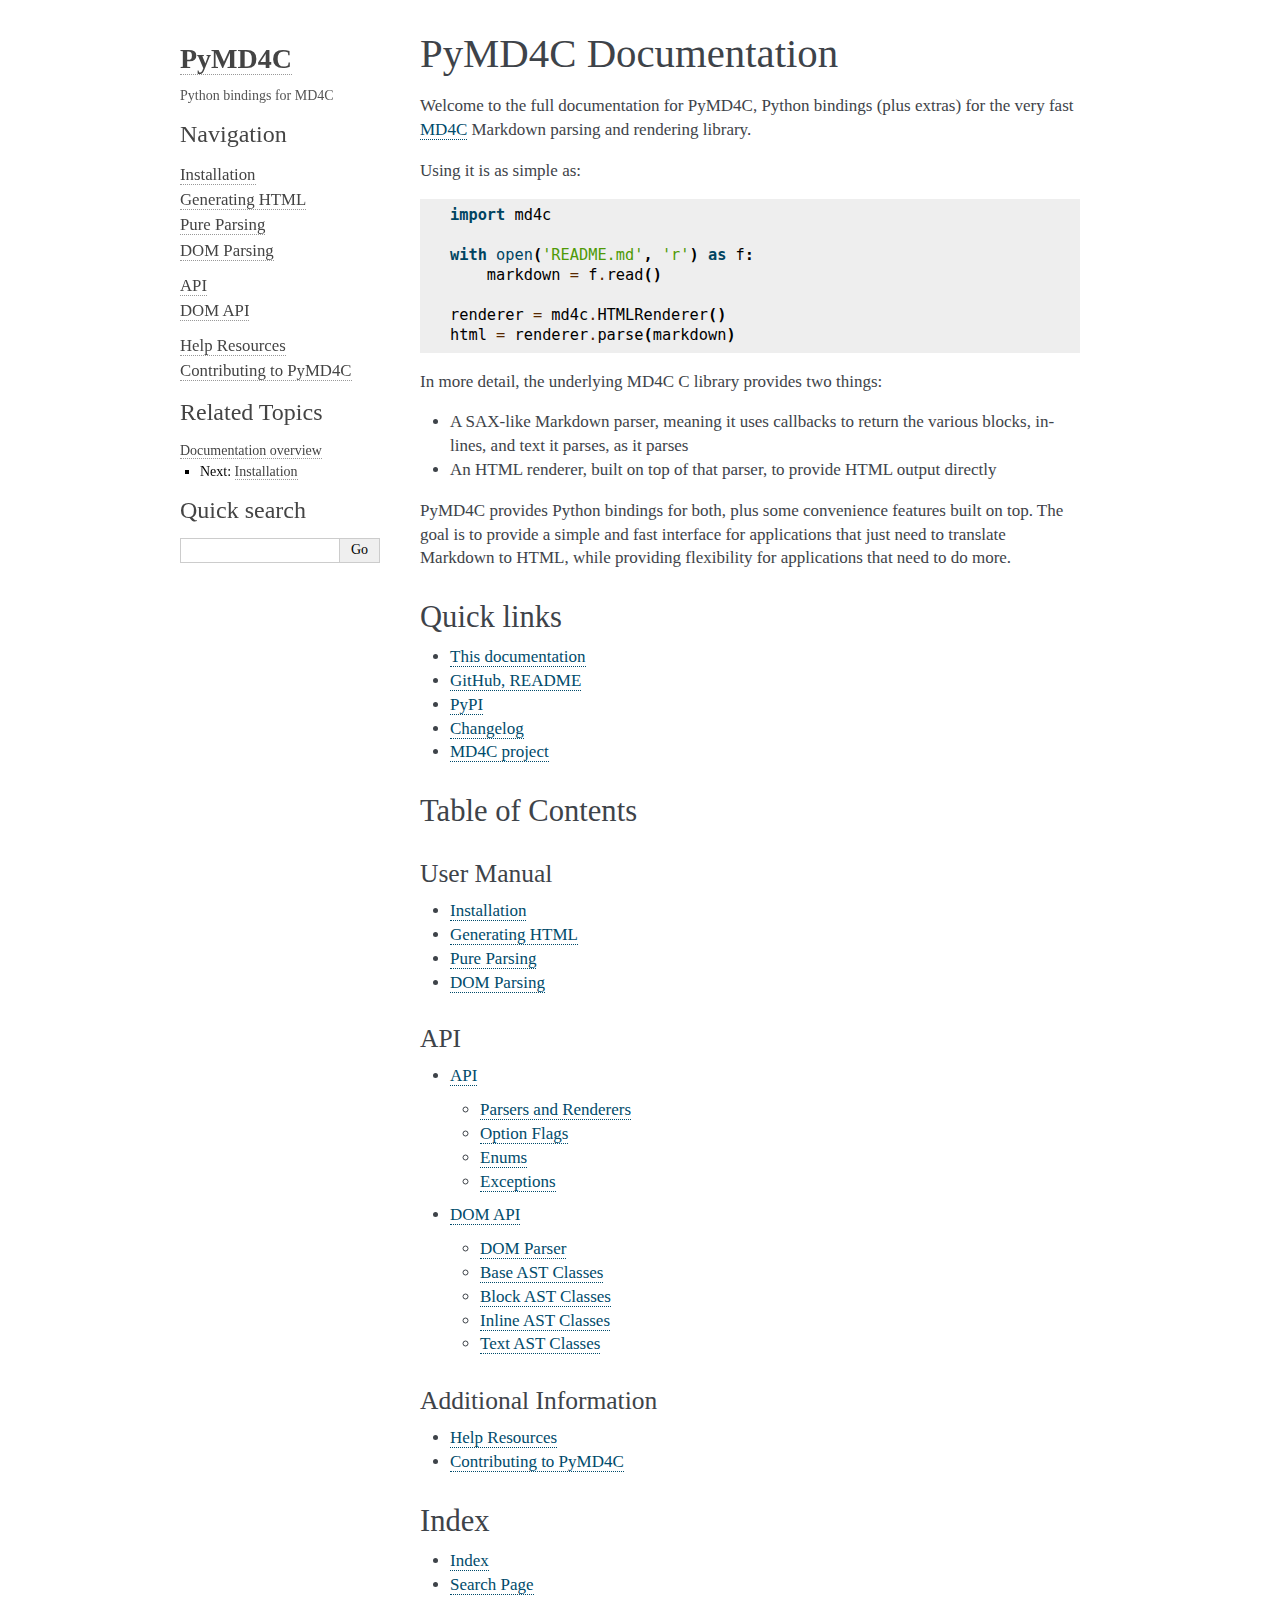
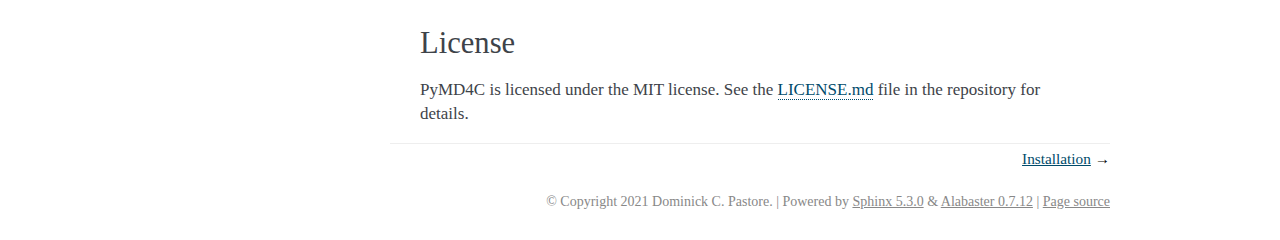
<file: index.html>
<!DOCTYPE html>

<html lang="en">
  <head>
    <meta charset="utf-8" />
    <meta name="viewport" content="width=device-width, initial-scale=1.0" /><meta name="generator" content="Docutils 0.19: https://docutils.sourceforge.io/" />

    <title>PyMD4C Documentation &#8212; PyMD4C  documentation</title>
    <link rel="stylesheet" type="text/css" href="_static/pygments.css" />
    <link rel="stylesheet" type="text/css" href="_static/alabaster.css" />
    <script data-url_root="./" id="documentation_options" src="_static/documentation_options.js"></script>
    <script src="_static/jquery.js"></script>
    <script src="_static/underscore.js"></script>
    <script src="_static/_sphinx_javascript_frameworks_compat.js"></script>
    <script src="_static/doctools.js"></script>
    <script src="_static/sphinx_highlight.js"></script>
    <link rel="index" title="Index" href="genindex.html" />
    <link rel="search" title="Search" href="search.html" />
    <link rel="next" title="Installation" href="installation.html" />
   
  <link rel="stylesheet" href="_static/custom.css" type="text/css" />
  
  
  <meta name="viewport" content="width=device-width, initial-scale=0.9, maximum-scale=0.9" />

  </head><body>
  <div class="document">
    
      <div class="sphinxsidebar" role="navigation" aria-label="main navigation">
        <div class="sphinxsidebarwrapper">
<h1 class="logo"><a href="#">PyMD4C</a></h1>



<p class="blurb">Python bindings for MD4C</p>






<h3>Navigation</h3>
<ul>
<li class="toctree-l1"><a class="reference internal" href="installation.html">Installation</a></li>
<li class="toctree-l1"><a class="reference internal" href="generating_html.html">Generating HTML</a></li>
<li class="toctree-l1"><a class="reference internal" href="pure_parsing.html">Pure Parsing</a></li>
<li class="toctree-l1"><a class="reference internal" href="dom_parsing.html">DOM Parsing</a></li>
</ul>
<ul>
<li class="toctree-l1"><a class="reference internal" href="api.html">API</a></li>
<li class="toctree-l1"><a class="reference internal" href="dom_api.html">DOM API</a></li>
</ul>
<ul>
<li class="toctree-l1"><a class="reference internal" href="help.html">Help Resources</a></li>
<li class="toctree-l1"><a class="reference internal" href="contributing.html">Contributing to PyMD4C</a></li>
</ul>

<div class="relations">
<h3>Related Topics</h3>
<ul>
  <li><a href="#">Documentation overview</a><ul>
      <li>Next: <a href="installation.html" title="next chapter">Installation</a></li>
  </ul></li>
</ul>
</div>
<div id="searchbox" style="display: none" role="search">
  <h3 id="searchlabel">Quick search</h3>
    <div class="searchformwrapper">
    <form class="search" action="search.html" method="get">
      <input type="text" name="q" aria-labelledby="searchlabel" autocomplete="off" autocorrect="off" autocapitalize="off" spellcheck="false"/>
      <input type="submit" value="Go" />
    </form>
    </div>
</div>
<script>document.getElementById('searchbox').style.display = "block"</script>








        </div>
      </div>
      <div class="documentwrapper">
        <div class="bodywrapper">
          

          <div class="body" role="main">
            
  <section id="pymd4c-documentation">
<h1>PyMD4C Documentation<a class="headerlink" href="#pymd4c-documentation" title="Permalink to this heading">¶</a></h1>
<p>Welcome to the full documentation for PyMD4C, Python bindings (plus extras) for
the very fast <a class="reference external" href="https://github.com/mity/md4c">MD4C</a> Markdown parsing and rendering library.</p>
<p>Using it is as simple as:</p>
<div class="highlight-default notranslate"><div class="highlight"><pre><span></span><span class="kn">import</span> <span class="nn">md4c</span>

<span class="k">with</span> <span class="nb">open</span><span class="p">(</span><span class="s1">&#39;README.md&#39;</span><span class="p">,</span> <span class="s1">&#39;r&#39;</span><span class="p">)</span> <span class="k">as</span> <span class="n">f</span><span class="p">:</span>
    <span class="n">markdown</span> <span class="o">=</span> <span class="n">f</span><span class="o">.</span><span class="n">read</span><span class="p">()</span>

<span class="n">renderer</span> <span class="o">=</span> <span class="n">md4c</span><span class="o">.</span><span class="n">HTMLRenderer</span><span class="p">()</span>
<span class="n">html</span> <span class="o">=</span> <span class="n">renderer</span><span class="o">.</span><span class="n">parse</span><span class="p">(</span><span class="n">markdown</span><span class="p">)</span>
</pre></div>
</div>
<p>In more detail, the underlying MD4C C library provides two things:</p>
<ul class="simple">
<li><p>A SAX-like Markdown parser, meaning it uses callbacks to return the various
blocks, inlines, and text it parses, as it parses</p></li>
<li><p>An HTML renderer, built on top of that parser, to provide HTML output
directly</p></li>
</ul>
<p>PyMD4C provides Python bindings for both, plus some convenience features built
on top. The goal is to provide a simple and fast interface for applications
that just need to translate Markdown to HTML, while providing flexibility for
applications that need to do more.</p>
<section id="quick-links">
<h2>Quick links<a class="headerlink" href="#quick-links" title="Permalink to this heading">¶</a></h2>
<ul class="simple">
<li><p><a class="reference external" href="https://pymd4c.dcpx.org/">This documentation</a></p></li>
<li><p><a class="reference external" href="https://github.com/dominickpastore/pymd4c">GitHub, README</a></p></li>
<li><p><a class="reference external" href="https://pypi.org/project/pymd4c/">PyPI</a></p></li>
<li><p><a class="reference external" href="https://github.com/dominickpastore/pymd4c/blob/master/CHANGELOG.md">Changelog</a></p></li>
<li><p><a class="reference external" href="https://github.com/mity/md4c">MD4C project</a></p></li>
</ul>
</section>
<section id="table-of-contents">
<h2>Table of Contents<a class="headerlink" href="#table-of-contents" title="Permalink to this heading">¶</a></h2>
<section id="user-manual">
<h3>User Manual<a class="headerlink" href="#user-manual" title="Permalink to this heading">¶</a></h3>
<div class="toctree-wrapper compound">
</div>
<ul class="simple">
<li><p><a class="reference internal" href="installation.html"><span class="doc">Installation</span></a></p></li>
<li><p><a class="reference internal" href="generating_html.html"><span class="doc">Generating HTML</span></a></p></li>
<li><p><a class="reference internal" href="pure_parsing.html"><span class="doc">Pure Parsing</span></a></p></li>
<li><p><a class="reference internal" href="dom_parsing.html"><span class="doc">DOM Parsing</span></a></p></li>
</ul>
</section>
<section id="api">
<h3>API<a class="headerlink" href="#api" title="Permalink to this heading">¶</a></h3>
<div class="toctree-wrapper compound">
<ul>
<li class="toctree-l1"><a class="reference internal" href="api.html">API</a><ul>
<li class="toctree-l2"><a class="reference internal" href="api.html#parsers-and-renderers">Parsers and Renderers</a></li>
<li class="toctree-l2"><a class="reference internal" href="api.html#option-flags">Option Flags</a></li>
<li class="toctree-l2"><a class="reference internal" href="api.html#enums">Enums</a></li>
<li class="toctree-l2"><a class="reference internal" href="api.html#exceptions">Exceptions</a></li>
</ul>
</li>
<li class="toctree-l1"><a class="reference internal" href="dom_api.html">DOM API</a><ul>
<li class="toctree-l2"><a class="reference internal" href="dom_api.html#dom-parser">DOM Parser</a></li>
<li class="toctree-l2"><a class="reference internal" href="dom_api.html#base-ast-classes">Base AST Classes</a></li>
<li class="toctree-l2"><a class="reference internal" href="dom_api.html#block-ast-classes">Block AST Classes</a></li>
<li class="toctree-l2"><a class="reference internal" href="dom_api.html#inline-ast-classes">Inline AST Classes</a></li>
<li class="toctree-l2"><a class="reference internal" href="dom_api.html#text-ast-classes">Text AST Classes</a></li>
</ul>
</li>
</ul>
</div>
</section>
<section id="additional-information">
<h3>Additional Information<a class="headerlink" href="#additional-information" title="Permalink to this heading">¶</a></h3>
<div class="toctree-wrapper compound">
</div>
<ul class="simple">
<li><p><a class="reference internal" href="help.html"><span class="doc">Help Resources</span></a></p></li>
<li><p><a class="reference internal" href="contributing.html"><span class="doc">Contributing to PyMD4C</span></a></p></li>
</ul>
</section>
</section>
<section id="index">
<h2>Index<a class="headerlink" href="#index" title="Permalink to this heading">¶</a></h2>
<ul class="simple">
<li><p><a class="reference internal" href="genindex.html"><span class="std std-ref">Index</span></a></p></li>
<li><p><a class="reference internal" href="search.html"><span class="std std-ref">Search Page</span></a></p></li>
</ul>
</section>
<section id="license">
<h2>License<a class="headerlink" href="#license" title="Permalink to this heading">¶</a></h2>
<p>PyMD4C is licensed under the MIT license. See the <a class="reference external" href="https://github.com/dominickpastore/pymd4c/blob/master/LICENSE.md">LICENSE.md</a> file in the
repository for details.</p>
</section>
</section>


          </div>
              <div class="related bottom">
                &nbsp;
  <nav id="rellinks">
    <ul>
        <li>
          <a href="installation.html" title="Next document">Installation</a>
          &rarr;
        </li>
    </ul>
  </nav>
              </div>
          
        </div>
      </div>
    <div class="clearer"></div>
  </div>
    <div class="footer">
      &copy; Copyright 2021 Dominick C. Pastore.
      
      |
      Powered by <a href="http://sphinx-doc.org/">Sphinx 5.3.0</a>
      &amp; <a href="https://github.com/bitprophet/alabaster">Alabaster 0.7.12</a>
      
      |
      <a href="_sources/index.rst.txt"
          rel="nofollow">Page source</a>
    </div>

    

    
  </body>
</html>
</file>
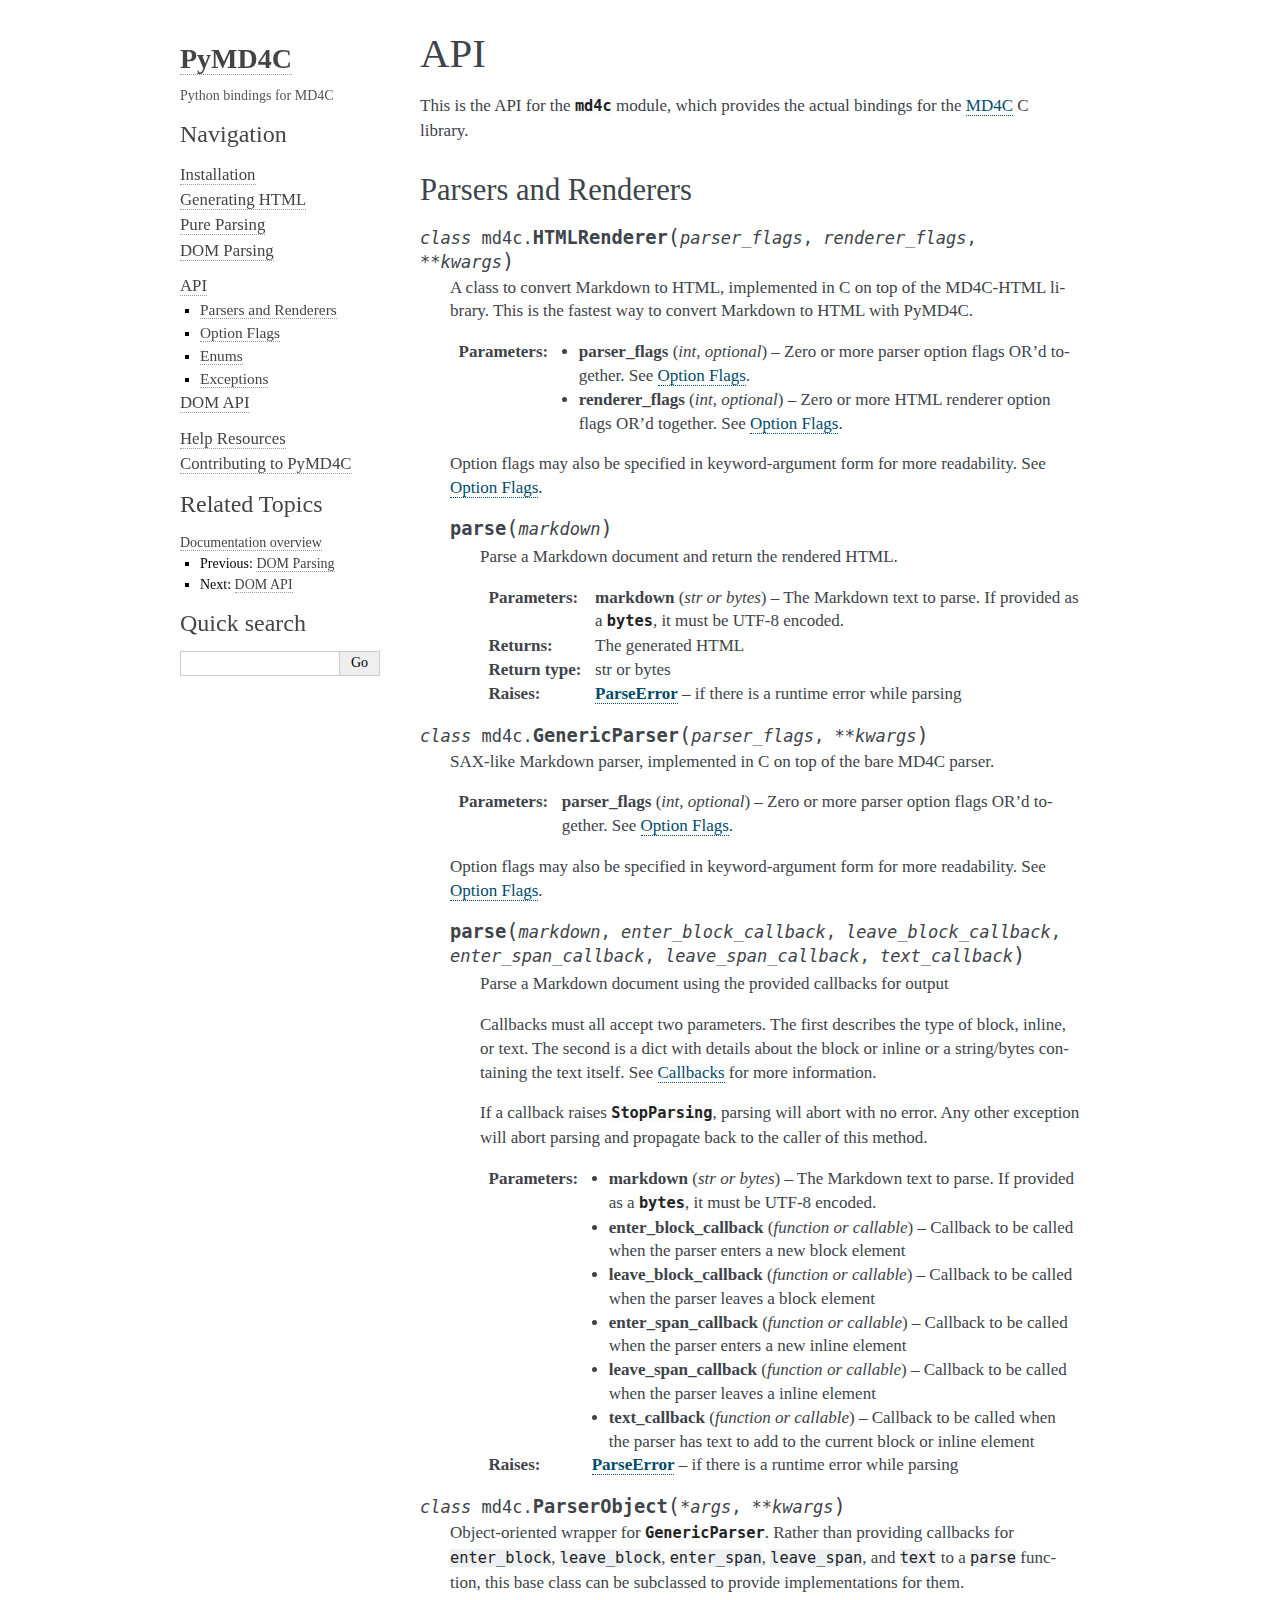
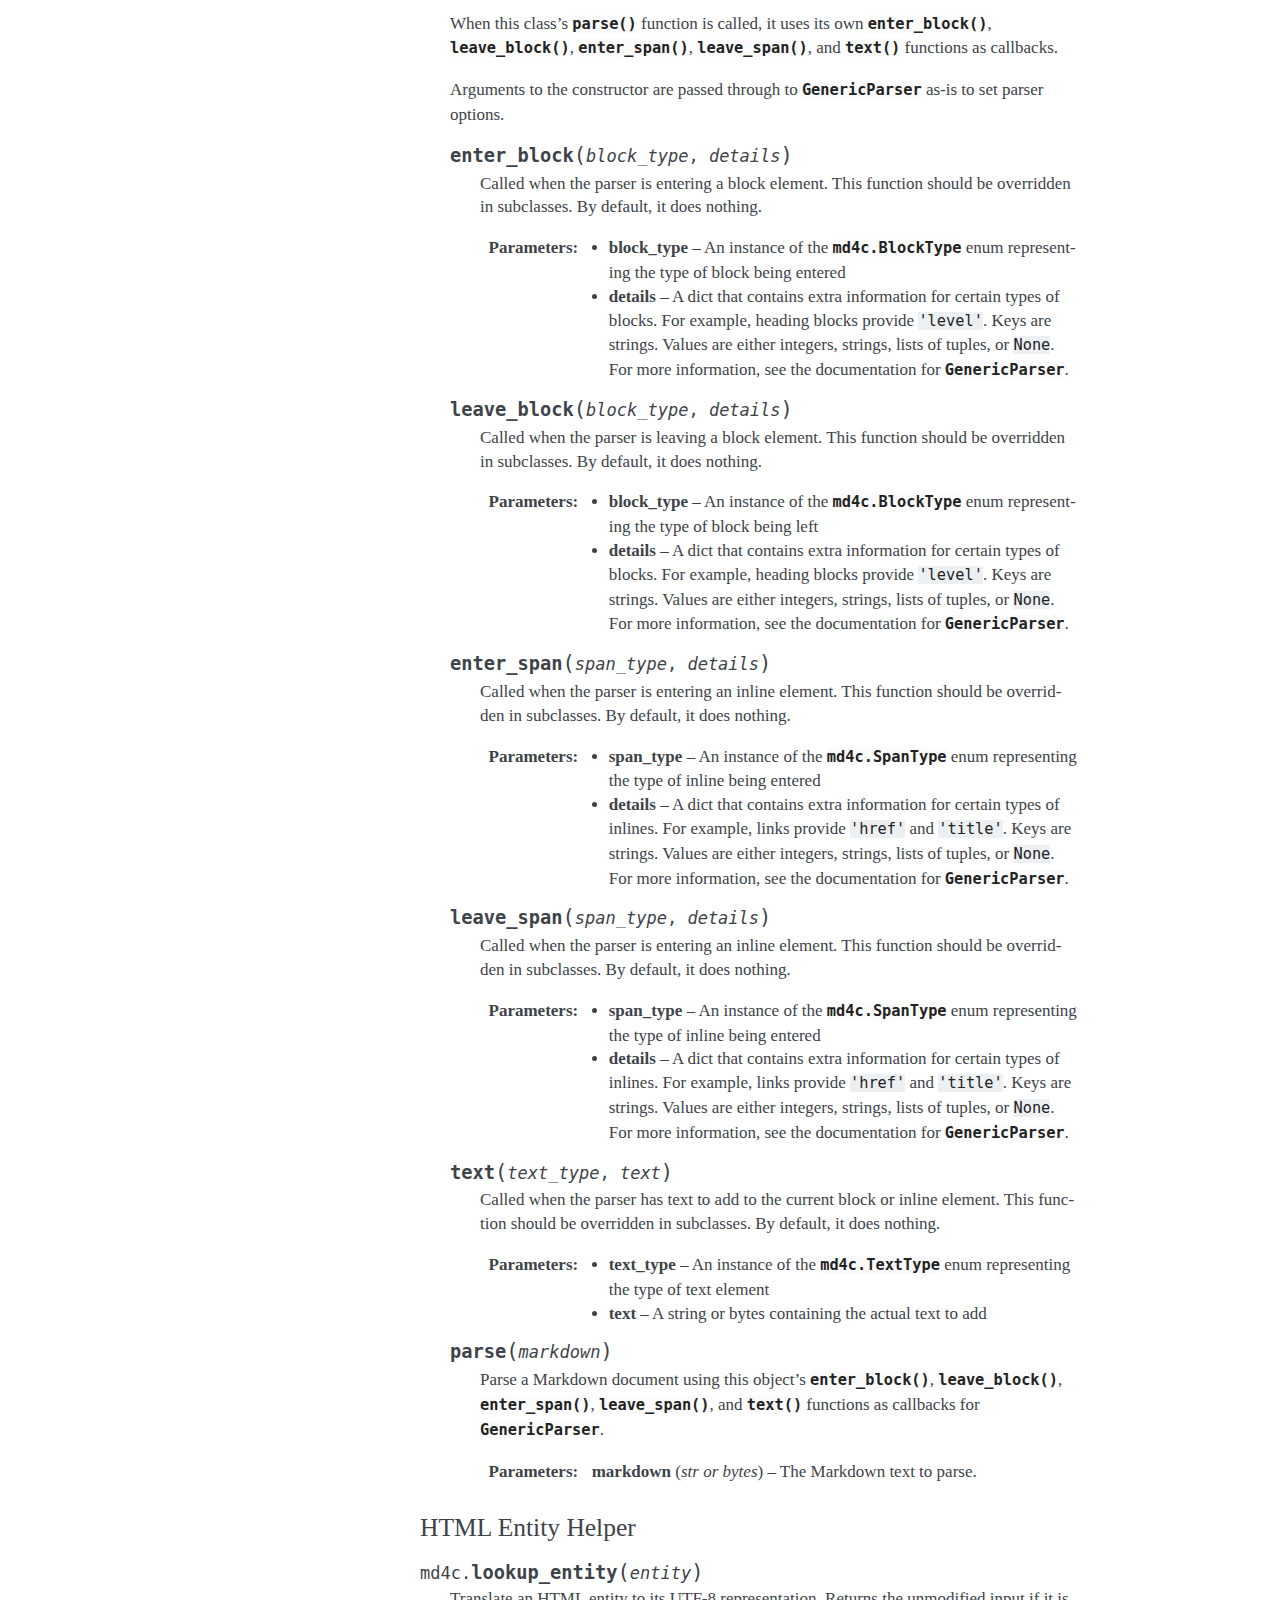
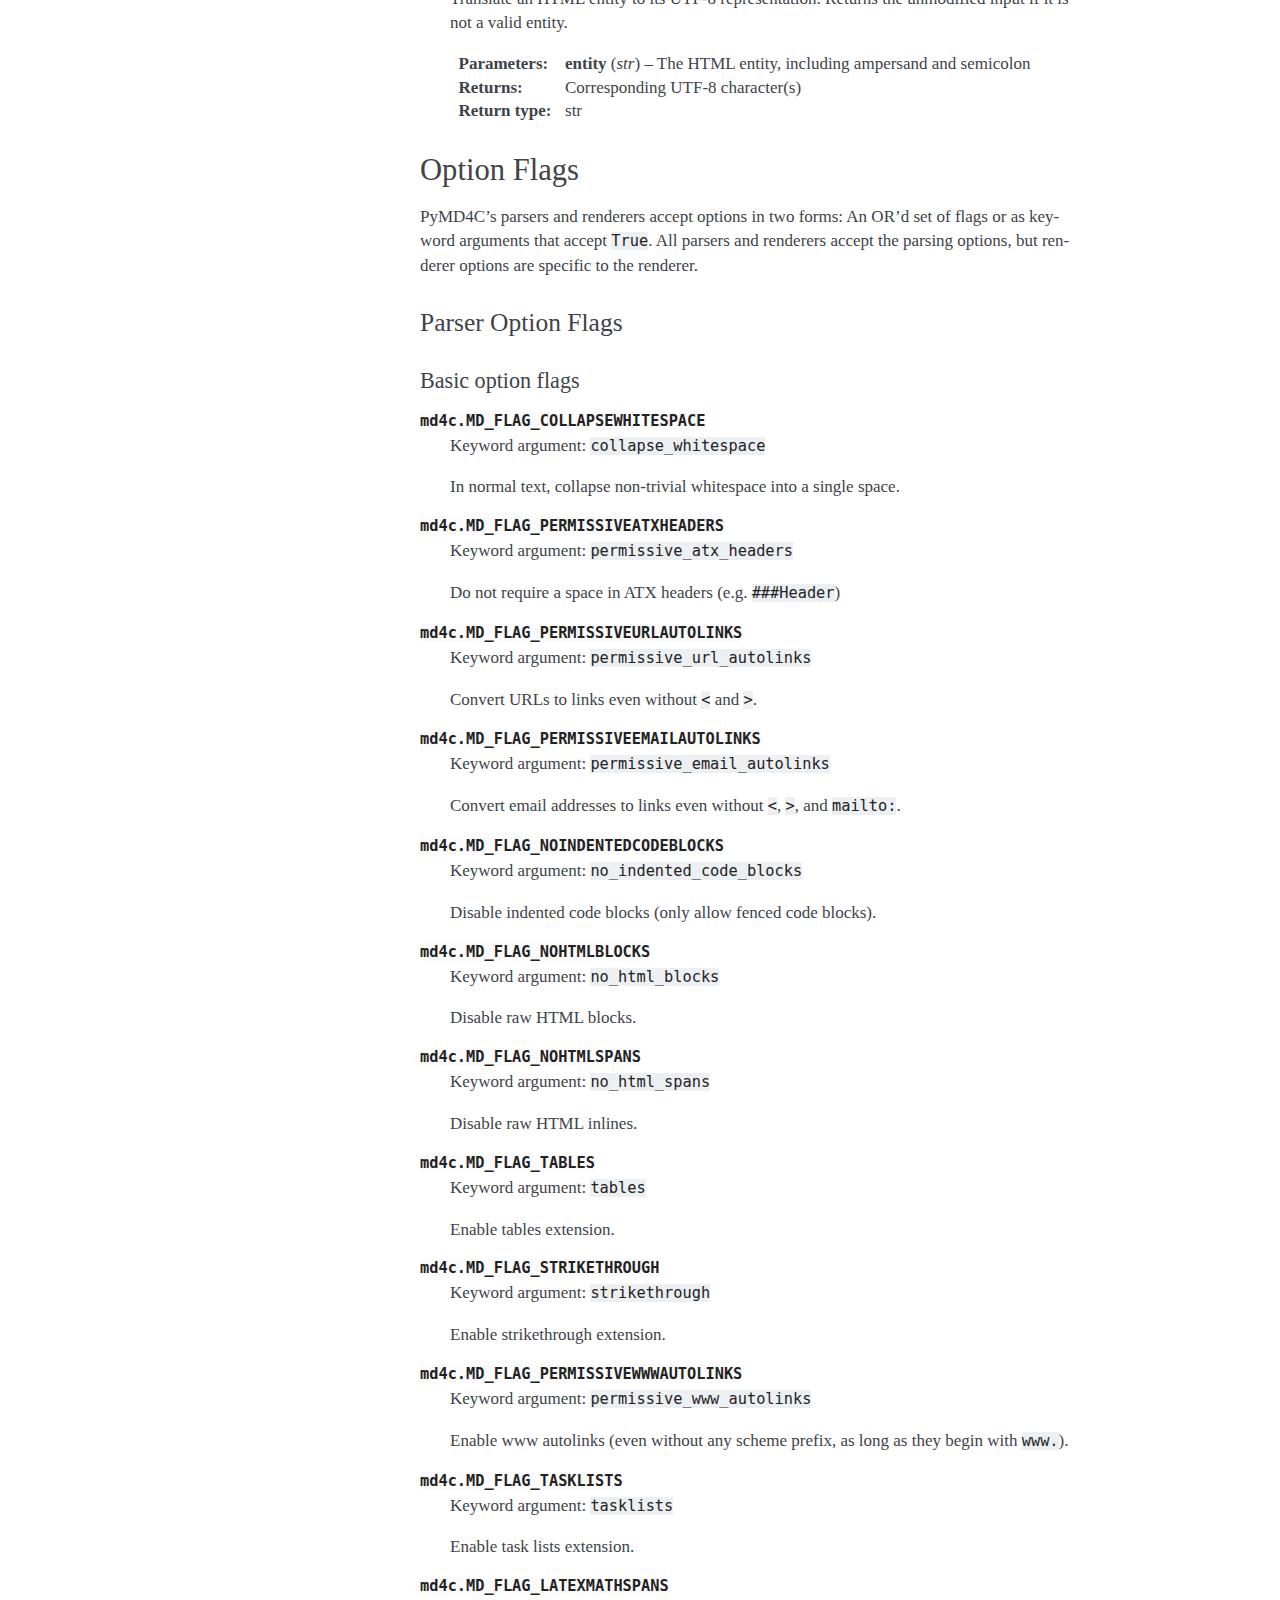
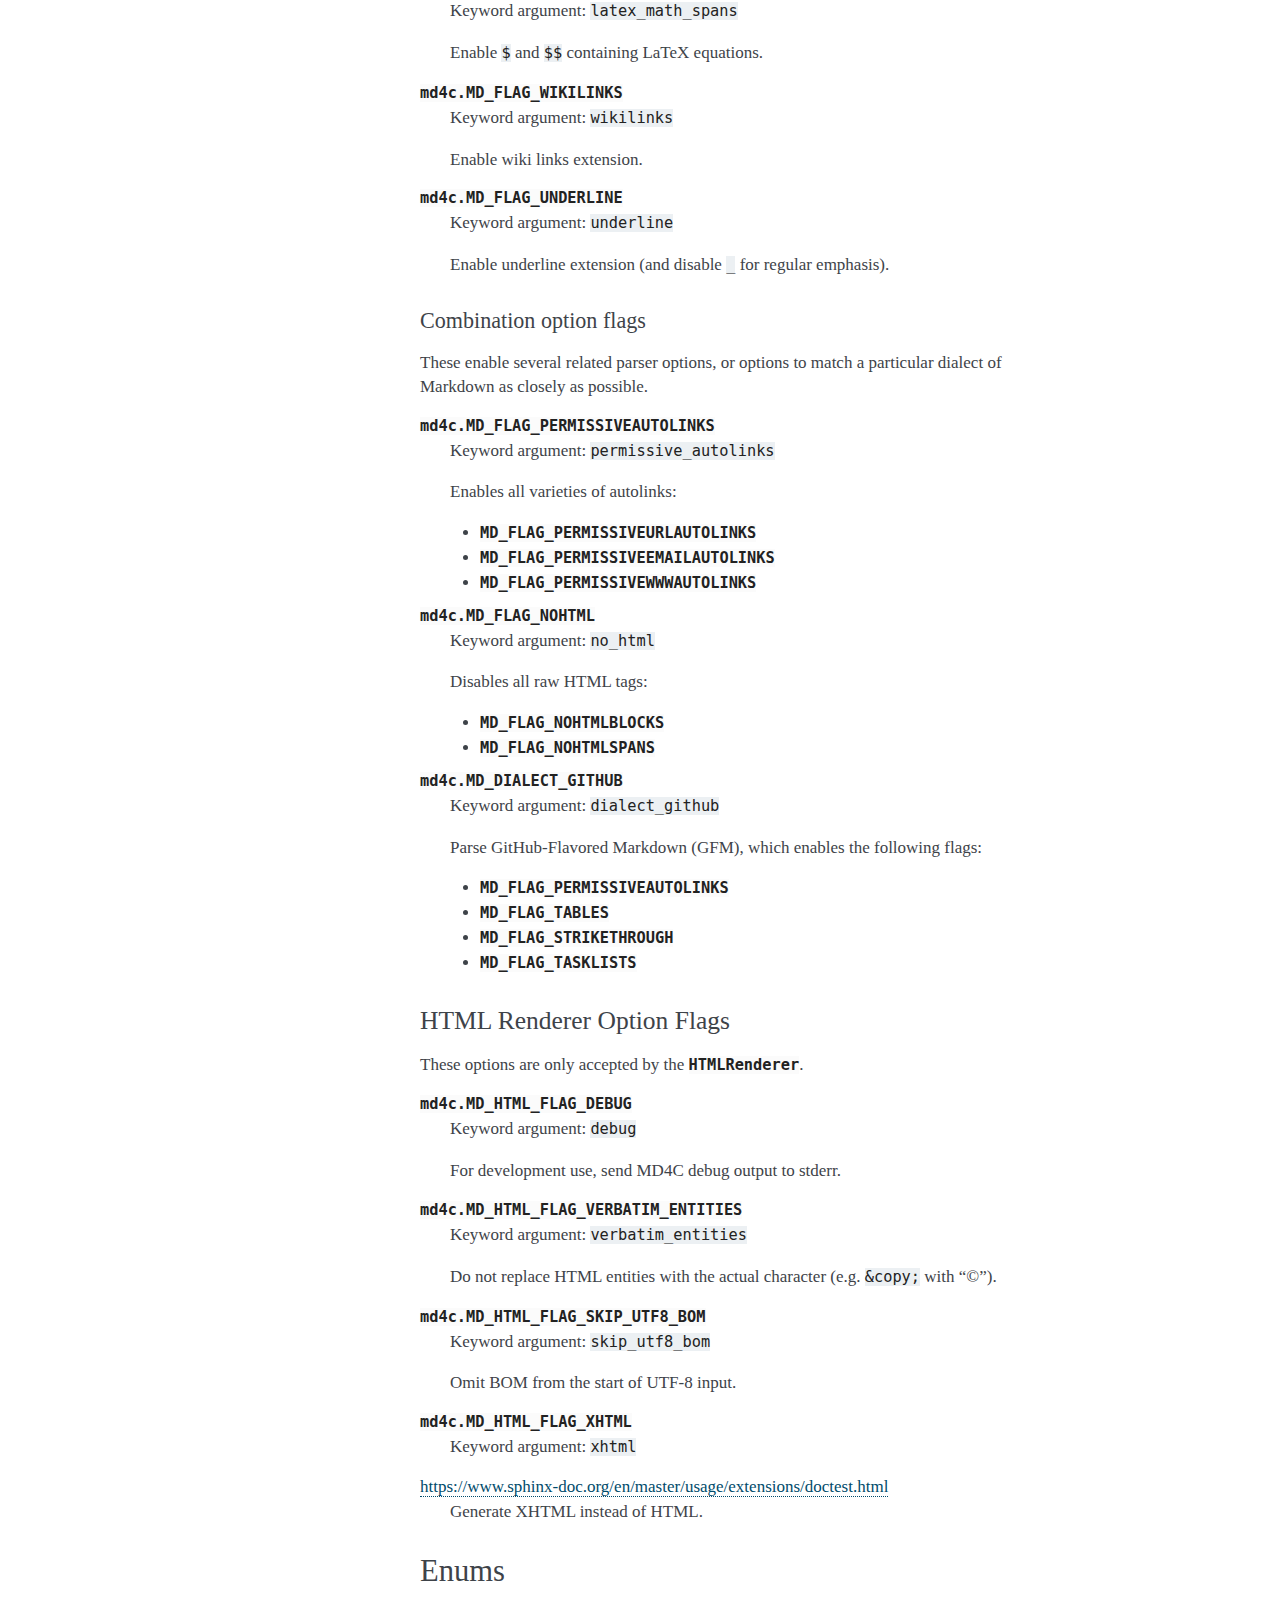
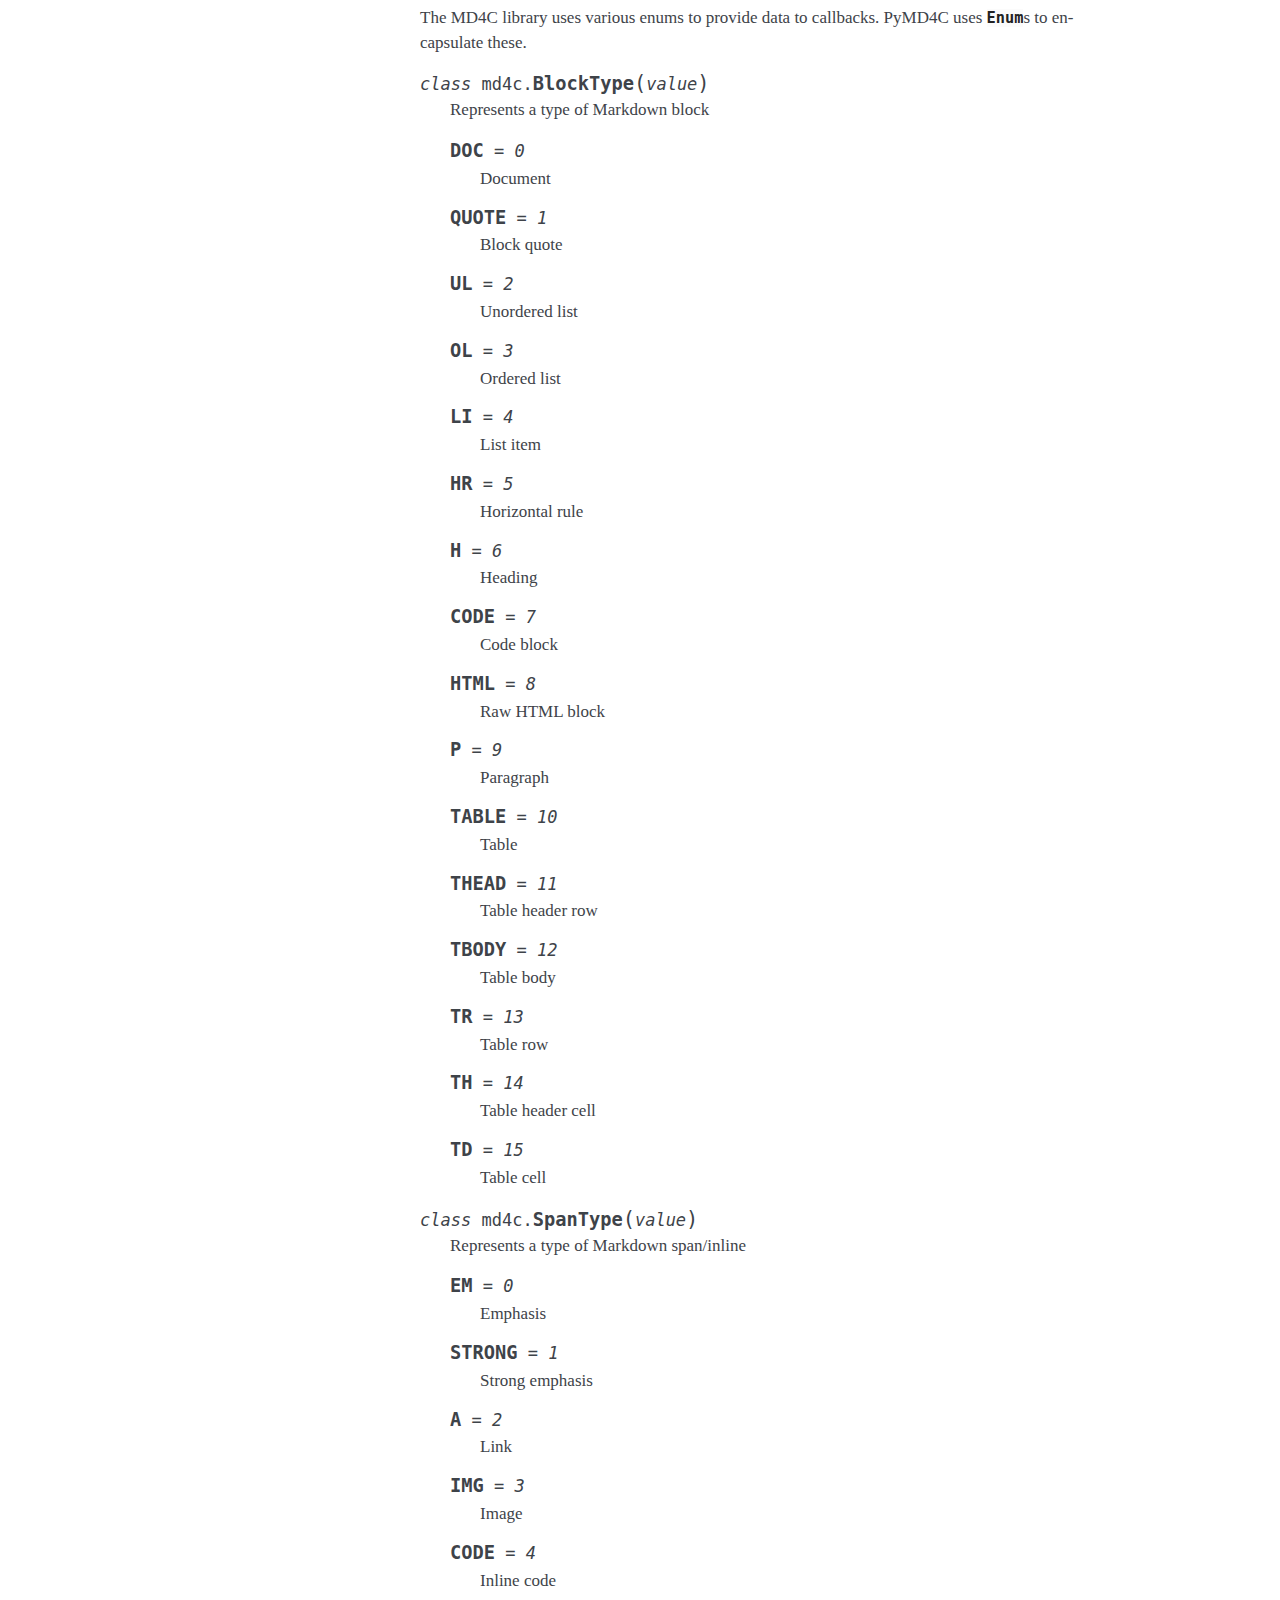
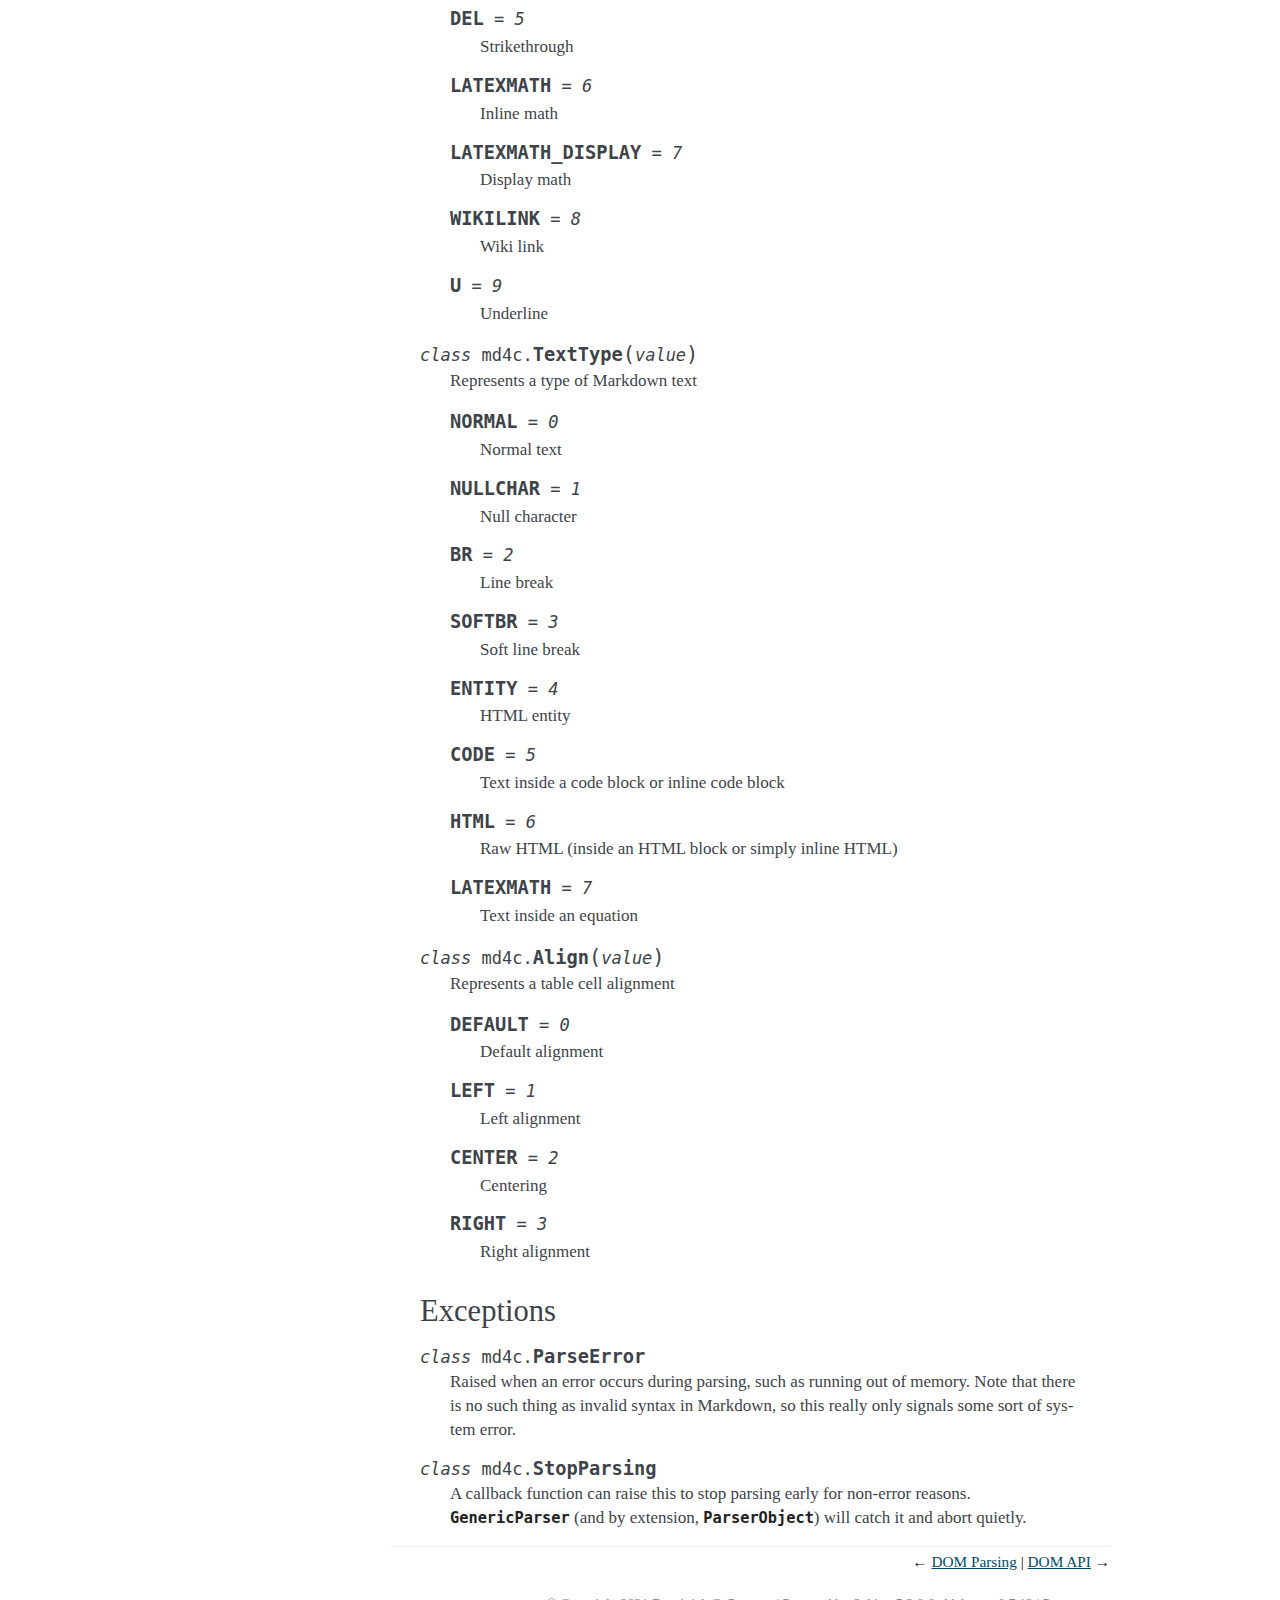
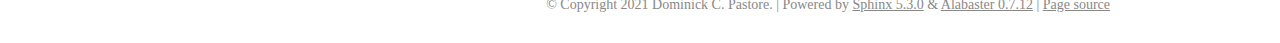
<file: api.html>
<!DOCTYPE html>

<html lang="en">
  <head>
    <meta charset="utf-8" />
    <meta name="viewport" content="width=device-width, initial-scale=1.0" /><meta name="generator" content="Docutils 0.19: https://docutils.sourceforge.io/" />

    <title>API &#8212; PyMD4C  documentation</title>
    <link rel="stylesheet" type="text/css" href="_static/pygments.css" />
    <link rel="stylesheet" type="text/css" href="_static/alabaster.css" />
    <script data-url_root="./" id="documentation_options" src="_static/documentation_options.js"></script>
    <script src="_static/jquery.js"></script>
    <script src="_static/underscore.js"></script>
    <script src="_static/_sphinx_javascript_frameworks_compat.js"></script>
    <script src="_static/doctools.js"></script>
    <script src="_static/sphinx_highlight.js"></script>
    <link rel="index" title="Index" href="genindex.html" />
    <link rel="search" title="Search" href="search.html" />
    <link rel="next" title="DOM API" href="dom_api.html" />
    <link rel="prev" title="DOM Parsing" href="dom_parsing.html" />
   
  <link rel="stylesheet" href="_static/custom.css" type="text/css" />
  
  
  <meta name="viewport" content="width=device-width, initial-scale=0.9, maximum-scale=0.9" />

  </head><body>
  <div class="document">
    
      <div class="sphinxsidebar" role="navigation" aria-label="main navigation">
        <div class="sphinxsidebarwrapper">
<h1 class="logo"><a href="index.html">PyMD4C</a></h1>



<p class="blurb">Python bindings for MD4C</p>






<h3>Navigation</h3>
<ul>
<li class="toctree-l1"><a class="reference internal" href="installation.html">Installation</a></li>
<li class="toctree-l1"><a class="reference internal" href="generating_html.html">Generating HTML</a></li>
<li class="toctree-l1"><a class="reference internal" href="pure_parsing.html">Pure Parsing</a></li>
<li class="toctree-l1"><a class="reference internal" href="dom_parsing.html">DOM Parsing</a></li>
</ul>
<ul class="current">
<li class="toctree-l1 current"><a class="current reference internal" href="#">API</a><ul>
<li class="toctree-l2"><a class="reference internal" href="#parsers-and-renderers">Parsers and Renderers</a></li>
<li class="toctree-l2"><a class="reference internal" href="#option-flags">Option Flags</a></li>
<li class="toctree-l2"><a class="reference internal" href="#enums">Enums</a></li>
<li class="toctree-l2"><a class="reference internal" href="#exceptions">Exceptions</a></li>
</ul>
</li>
<li class="toctree-l1"><a class="reference internal" href="dom_api.html">DOM API</a></li>
</ul>
<ul>
<li class="toctree-l1"><a class="reference internal" href="help.html">Help Resources</a></li>
<li class="toctree-l1"><a class="reference internal" href="contributing.html">Contributing to PyMD4C</a></li>
</ul>

<div class="relations">
<h3>Related Topics</h3>
<ul>
  <li><a href="index.html">Documentation overview</a><ul>
      <li>Previous: <a href="dom_parsing.html" title="previous chapter">DOM Parsing</a></li>
      <li>Next: <a href="dom_api.html" title="next chapter">DOM API</a></li>
  </ul></li>
</ul>
</div>
<div id="searchbox" style="display: none" role="search">
  <h3 id="searchlabel">Quick search</h3>
    <div class="searchformwrapper">
    <form class="search" action="search.html" method="get">
      <input type="text" name="q" aria-labelledby="searchlabel" autocomplete="off" autocorrect="off" autocapitalize="off" spellcheck="false"/>
      <input type="submit" value="Go" />
    </form>
    </div>
</div>
<script>document.getElementById('searchbox').style.display = "block"</script>








        </div>
      </div>
      <div class="documentwrapper">
        <div class="bodywrapper">
          

          <div class="body" role="main">
            
  <section id="module-md4c">
<span id="api"></span><h1>API<a class="headerlink" href="#module-md4c" title="Permalink to this heading">¶</a></h1>
<p>This is the API for the <a class="reference internal" href="#module-md4c" title="md4c"><code class="xref py py-mod docutils literal notranslate"><span class="pre">md4c</span></code></a> module, which provides the actual bindings
for the <a class="reference external" href="https://github.com/mity/md4c">MD4C</a> C library.</p>
<section id="parsers-and-renderers">
<h2>Parsers and Renderers<a class="headerlink" href="#parsers-and-renderers" title="Permalink to this heading">¶</a></h2>
<dl class="py class">
<dt class="sig sig-object py" id="md4c.HTMLRenderer">
<em class="property"><span class="pre">class</span><span class="w"> </span></em><span class="sig-prename descclassname"><span class="pre">md4c.</span></span><span class="sig-name descname"><span class="pre">HTMLRenderer</span></span><span class="sig-paren">(</span><em class="sig-param"><span class="n"><span class="pre">parser_flags</span></span></em>, <em class="sig-param"><span class="n"><span class="pre">renderer_flags</span></span></em>, <em class="sig-param"><span class="o"><span class="pre">**</span></span><span class="n"><span class="pre">kwargs</span></span></em><span class="sig-paren">)</span><a class="headerlink" href="#md4c.HTMLRenderer" title="Permalink to this definition">¶</a></dt>
<dd><p>A class to convert Markdown to HTML, implemented in C on top of the MD4C-HTML library. This is the fastest way to convert Markdown to HTML with PyMD4C.</p>
<dl class="field-list simple">
<dt class="field-odd">Parameters<span class="colon">:</span></dt>
<dd class="field-odd"><ul class="simple">
<li><p><strong>parser_flags</strong> (<em>int</em><em>, </em><em>optional</em>) – Zero or more parser option flags OR’d together. See <a class="reference internal" href="#options"><span class="std std-ref">Option Flags</span></a>.</p></li>
<li><p><strong>renderer_flags</strong> (<em>int</em><em>, </em><em>optional</em>) – Zero or more HTML renderer option flags OR’d together. See <a class="reference internal" href="#options"><span class="std std-ref">Option Flags</span></a>.</p></li>
</ul>
</dd>
</dl>
<p>Option flags may also be specified in keyword-argument form for more readability. See <a class="reference internal" href="#options"><span class="std std-ref">Option Flags</span></a>.</p>
<dl class="py method">
<dt class="sig sig-object py" id="md4c.HTMLRenderer.parse">
<span class="sig-name descname"><span class="pre">parse</span></span><span class="sig-paren">(</span><em class="sig-param"><span class="n"><span class="pre">markdown</span></span></em><span class="sig-paren">)</span><a class="headerlink" href="#md4c.HTMLRenderer.parse" title="Permalink to this definition">¶</a></dt>
<dd><p>Parse a Markdown document and return the rendered HTML.</p>
<dl class="field-list simple">
<dt class="field-odd">Parameters<span class="colon">:</span></dt>
<dd class="field-odd"><p><strong>markdown</strong> (<em>str</em><em> or </em><em>bytes</em>) – The Markdown text to parse. If provided as a <code class="xref py py-class docutils literal notranslate"><span class="pre">bytes</span></code>, it must be UTF-8 encoded.</p>
</dd>
<dt class="field-even">Returns<span class="colon">:</span></dt>
<dd class="field-even"><p>The generated HTML</p>
</dd>
<dt class="field-odd">Return type<span class="colon">:</span></dt>
<dd class="field-odd"><p>str or bytes</p>
</dd>
<dt class="field-even">Raises<span class="colon">:</span></dt>
<dd class="field-even"><p><a class="reference internal" href="#md4c.ParseError" title="md4c.ParseError"><strong>ParseError</strong></a> – if there is a runtime error while parsing</p>
</dd>
</dl>
</dd></dl>

</dd></dl>

<dl class="py class">
<dt class="sig sig-object py" id="md4c.GenericParser">
<em class="property"><span class="pre">class</span><span class="w"> </span></em><span class="sig-prename descclassname"><span class="pre">md4c.</span></span><span class="sig-name descname"><span class="pre">GenericParser</span></span><span class="sig-paren">(</span><em class="sig-param"><span class="n"><span class="pre">parser_flags</span></span></em>, <em class="sig-param"><span class="o"><span class="pre">**</span></span><span class="n"><span class="pre">kwargs</span></span></em><span class="sig-paren">)</span><a class="headerlink" href="#md4c.GenericParser" title="Permalink to this definition">¶</a></dt>
<dd><p>SAX-like Markdown parser, implemented in C on top of the bare MD4C parser.</p>
<dl class="field-list simple">
<dt class="field-odd">Parameters<span class="colon">:</span></dt>
<dd class="field-odd"><p><strong>parser_flags</strong> (<em>int</em><em>, </em><em>optional</em>) – Zero or more parser option flags OR’d together. See <a class="reference internal" href="#options"><span class="std std-ref">Option Flags</span></a>.</p>
</dd>
</dl>
<p>Option flags may also be specified in keyword-argument form for more readability. See <a class="reference internal" href="#options"><span class="std std-ref">Option Flags</span></a>.</p>
<dl class="py method">
<dt class="sig sig-object py" id="md4c.GenericParser.parse">
<span class="sig-name descname"><span class="pre">parse</span></span><span class="sig-paren">(</span><em class="sig-param"><span class="n"><span class="pre">markdown</span></span></em>, <em class="sig-param"><span class="n"><span class="pre">enter_block_callback</span></span></em>, <em class="sig-param"><span class="n"><span class="pre">leave_block_callback</span></span></em>, <em class="sig-param"><span class="n"><span class="pre">enter_span_callback</span></span></em>, <em class="sig-param"><span class="n"><span class="pre">leave_span_callback</span></span></em>, <em class="sig-param"><span class="n"><span class="pre">text_callback</span></span></em><span class="sig-paren">)</span><a class="headerlink" href="#md4c.GenericParser.parse" title="Permalink to this definition">¶</a></dt>
<dd><p>Parse a Markdown document using the provided callbacks for output</p>
<p>Callbacks must all accept two parameters. The first describes the type of block, inline, or text. The second is a dict with details about the block or inline or a string/bytes containing the text itself. See <a class="reference internal" href="pure_parsing.html#callbacks"><span class="std std-ref">Callbacks</span></a> for more information.</p>
<p>If a callback raises <a class="reference internal" href="#md4c.StopParsing" title="md4c.StopParsing"><code class="xref py py-class docutils literal notranslate"><span class="pre">StopParsing</span></code></a>, parsing will abort with no error. Any other exception will abort parsing and propagate back to the caller of this method.</p>
<dl class="field-list simple">
<dt class="field-odd">Parameters<span class="colon">:</span></dt>
<dd class="field-odd"><ul class="simple">
<li><p><strong>markdown</strong> (<em>str</em><em> or </em><em>bytes</em>) – The Markdown text to parse. If provided as a <code class="xref py py-class docutils literal notranslate"><span class="pre">bytes</span></code>, it must be UTF-8 encoded.</p></li>
<li><p><strong>enter_block_callback</strong> (<em>function</em><em> or </em><em>callable</em>) – Callback to be called when the parser enters a new block element</p></li>
<li><p><strong>leave_block_callback</strong> (<em>function</em><em> or </em><em>callable</em>) – Callback to be called when the parser leaves a block element</p></li>
<li><p><strong>enter_span_callback</strong> (<em>function</em><em> or </em><em>callable</em>) – Callback to be called when the parser enters a new inline element</p></li>
<li><p><strong>leave_span_callback</strong> (<em>function</em><em> or </em><em>callable</em>) – Callback to be called when the parser leaves a inline element</p></li>
<li><p><strong>text_callback</strong> (<em>function</em><em> or </em><em>callable</em>) – Callback to be called when the parser has text to add to the current block or inline element</p></li>
</ul>
</dd>
<dt class="field-even">Raises<span class="colon">:</span></dt>
<dd class="field-even"><p><a class="reference internal" href="#md4c.ParseError" title="md4c.ParseError"><strong>ParseError</strong></a> – if there is a runtime error while parsing</p>
</dd>
</dl>
</dd></dl>

</dd></dl>

<dl class="py class">
<dt class="sig sig-object py" id="md4c.ParserObject">
<em class="property"><span class="pre">class</span><span class="w"> </span></em><span class="sig-prename descclassname"><span class="pre">md4c.</span></span><span class="sig-name descname"><span class="pre">ParserObject</span></span><span class="sig-paren">(</span><em class="sig-param"><span class="o"><span class="pre">*</span></span><span class="n"><span class="pre">args</span></span></em>, <em class="sig-param"><span class="o"><span class="pre">**</span></span><span class="n"><span class="pre">kwargs</span></span></em><span class="sig-paren">)</span><a class="headerlink" href="#md4c.ParserObject" title="Permalink to this definition">¶</a></dt>
<dd><p>Object-oriented wrapper for <a class="reference internal" href="#md4c.GenericParser" title="md4c.GenericParser"><code class="xref py py-class docutils literal notranslate"><span class="pre">GenericParser</span></code></a>. Rather than
providing callbacks for <code class="docutils literal notranslate"><span class="pre">enter_block</span></code>, <code class="docutils literal notranslate"><span class="pre">leave_block</span></code>, <code class="docutils literal notranslate"><span class="pre">enter_span</span></code>,
<code class="docutils literal notranslate"><span class="pre">leave_span</span></code>, and <code class="docutils literal notranslate"><span class="pre">text</span></code> to a <code class="docutils literal notranslate"><span class="pre">parse</span></code> function, this base class can
be subclassed to provide implementations for them.</p>
<p>When this class’s <a class="reference internal" href="#md4c.ParserObject.parse" title="md4c.ParserObject.parse"><code class="xref py py-func docutils literal notranslate"><span class="pre">parse()</span></code></a> function is called, it uses its own
<a class="reference internal" href="#md4c.ParserObject.enter_block" title="md4c.ParserObject.enter_block"><code class="xref py py-func docutils literal notranslate"><span class="pre">enter_block()</span></code></a>, <a class="reference internal" href="#md4c.ParserObject.leave_block" title="md4c.ParserObject.leave_block"><code class="xref py py-func docutils literal notranslate"><span class="pre">leave_block()</span></code></a>, <a class="reference internal" href="#md4c.ParserObject.enter_span" title="md4c.ParserObject.enter_span"><code class="xref py py-func docutils literal notranslate"><span class="pre">enter_span()</span></code></a>,
<a class="reference internal" href="#md4c.ParserObject.leave_span" title="md4c.ParserObject.leave_span"><code class="xref py py-func docutils literal notranslate"><span class="pre">leave_span()</span></code></a>, and <a class="reference internal" href="#md4c.ParserObject.text" title="md4c.ParserObject.text"><code class="xref py py-func docutils literal notranslate"><span class="pre">text()</span></code></a> functions as callbacks.</p>
<p>Arguments to the constructor are passed through to <a class="reference internal" href="#md4c.GenericParser" title="md4c.GenericParser"><code class="xref py py-class docutils literal notranslate"><span class="pre">GenericParser</span></code></a>
as-is to set parser options.</p>
<dl class="py method">
<dt class="sig sig-object py" id="md4c.ParserObject.enter_block">
<span class="sig-name descname"><span class="pre">enter_block</span></span><span class="sig-paren">(</span><em class="sig-param"><span class="n"><span class="pre">block_type</span></span></em>, <em class="sig-param"><span class="n"><span class="pre">details</span></span></em><span class="sig-paren">)</span><a class="headerlink" href="#md4c.ParserObject.enter_block" title="Permalink to this definition">¶</a></dt>
<dd><p>Called when the parser is entering a block element. This function
should be overridden in subclasses. By default, it does nothing.</p>
<dl class="field-list simple">
<dt class="field-odd">Parameters<span class="colon">:</span></dt>
<dd class="field-odd"><ul class="simple">
<li><p><strong>block_type</strong> – An instance of the <a class="reference internal" href="#md4c.BlockType" title="md4c.BlockType"><code class="xref py py-class docutils literal notranslate"><span class="pre">md4c.BlockType</span></code></a> enum
representing the type of block being entered</p></li>
<li><p><strong>details</strong> – A dict that contains extra information for certain
types of blocks. For example, heading blocks provide
<code class="docutils literal notranslate"><span class="pre">'level'</span></code>. Keys are strings. Values are either
integers, strings, lists of tuples, or <code class="docutils literal notranslate"><span class="pre">None</span></code>. For
more information, see the documentation for
<a class="reference internal" href="#md4c.GenericParser" title="md4c.GenericParser"><code class="xref py py-class docutils literal notranslate"><span class="pre">GenericParser</span></code></a>.</p></li>
</ul>
</dd>
</dl>
</dd></dl>

<dl class="py method">
<dt class="sig sig-object py" id="md4c.ParserObject.leave_block">
<span class="sig-name descname"><span class="pre">leave_block</span></span><span class="sig-paren">(</span><em class="sig-param"><span class="n"><span class="pre">block_type</span></span></em>, <em class="sig-param"><span class="n"><span class="pre">details</span></span></em><span class="sig-paren">)</span><a class="headerlink" href="#md4c.ParserObject.leave_block" title="Permalink to this definition">¶</a></dt>
<dd><p>Called when the parser is leaving a block element. This function
should be overridden in subclasses. By default, it does nothing.</p>
<dl class="field-list simple">
<dt class="field-odd">Parameters<span class="colon">:</span></dt>
<dd class="field-odd"><ul class="simple">
<li><p><strong>block_type</strong> – An instance of the <a class="reference internal" href="#md4c.BlockType" title="md4c.BlockType"><code class="xref py py-class docutils literal notranslate"><span class="pre">md4c.BlockType</span></code></a> enum
representing the type of block being left</p></li>
<li><p><strong>details</strong> – A dict that contains extra information for certain
types of blocks. For example, heading blocks provide
<code class="docutils literal notranslate"><span class="pre">'level'</span></code>. Keys are strings. Values are either
integers, strings, lists of tuples, or <code class="docutils literal notranslate"><span class="pre">None</span></code>. For
more information, see the documentation for
<a class="reference internal" href="#md4c.GenericParser" title="md4c.GenericParser"><code class="xref py py-class docutils literal notranslate"><span class="pre">GenericParser</span></code></a>.</p></li>
</ul>
</dd>
</dl>
</dd></dl>

<dl class="py method">
<dt class="sig sig-object py" id="md4c.ParserObject.enter_span">
<span class="sig-name descname"><span class="pre">enter_span</span></span><span class="sig-paren">(</span><em class="sig-param"><span class="n"><span class="pre">span_type</span></span></em>, <em class="sig-param"><span class="n"><span class="pre">details</span></span></em><span class="sig-paren">)</span><a class="headerlink" href="#md4c.ParserObject.enter_span" title="Permalink to this definition">¶</a></dt>
<dd><p>Called when the parser is entering an inline element. This function
should be overridden in subclasses. By default, it does nothing.</p>
<dl class="field-list simple">
<dt class="field-odd">Parameters<span class="colon">:</span></dt>
<dd class="field-odd"><ul class="simple">
<li><p><strong>span_type</strong> – An instance of the <a class="reference internal" href="#md4c.SpanType" title="md4c.SpanType"><code class="xref py py-class docutils literal notranslate"><span class="pre">md4c.SpanType</span></code></a> enum
representing the type of inline being entered</p></li>
<li><p><strong>details</strong> – A dict that contains extra information for certain
types of inlines. For example, links provide <code class="docutils literal notranslate"><span class="pre">'href'</span></code>
and <code class="docutils literal notranslate"><span class="pre">'title'</span></code>. Keys are strings. Values are either
integers, strings, lists of tuples, or <code class="docutils literal notranslate"><span class="pre">None</span></code>. For
more information, see the documentation for
<a class="reference internal" href="#md4c.GenericParser" title="md4c.GenericParser"><code class="xref py py-class docutils literal notranslate"><span class="pre">GenericParser</span></code></a>.</p></li>
</ul>
</dd>
</dl>
</dd></dl>

<dl class="py method">
<dt class="sig sig-object py" id="md4c.ParserObject.leave_span">
<span class="sig-name descname"><span class="pre">leave_span</span></span><span class="sig-paren">(</span><em class="sig-param"><span class="n"><span class="pre">span_type</span></span></em>, <em class="sig-param"><span class="n"><span class="pre">details</span></span></em><span class="sig-paren">)</span><a class="headerlink" href="#md4c.ParserObject.leave_span" title="Permalink to this definition">¶</a></dt>
<dd><p>Called when the parser is entering an inline element. This function
should be overridden in subclasses. By default, it does nothing.</p>
<dl class="field-list simple">
<dt class="field-odd">Parameters<span class="colon">:</span></dt>
<dd class="field-odd"><ul class="simple">
<li><p><strong>span_type</strong> – An instance of the <a class="reference internal" href="#md4c.SpanType" title="md4c.SpanType"><code class="xref py py-class docutils literal notranslate"><span class="pre">md4c.SpanType</span></code></a> enum
representing the type of inline being entered</p></li>
<li><p><strong>details</strong> – A dict that contains extra information for certain
types of inlines. For example, links provide <code class="docutils literal notranslate"><span class="pre">'href'</span></code>
and <code class="docutils literal notranslate"><span class="pre">'title'</span></code>. Keys are strings. Values are either
integers, strings, lists of tuples, or <code class="docutils literal notranslate"><span class="pre">None</span></code>. For
more information, see the documentation for
<a class="reference internal" href="#md4c.GenericParser" title="md4c.GenericParser"><code class="xref py py-class docutils literal notranslate"><span class="pre">GenericParser</span></code></a>.</p></li>
</ul>
</dd>
</dl>
</dd></dl>

<dl class="py method">
<dt class="sig sig-object py" id="md4c.ParserObject.text">
<span class="sig-name descname"><span class="pre">text</span></span><span class="sig-paren">(</span><em class="sig-param"><span class="n"><span class="pre">text_type</span></span></em>, <em class="sig-param"><span class="n"><span class="pre">text</span></span></em><span class="sig-paren">)</span><a class="headerlink" href="#md4c.ParserObject.text" title="Permalink to this definition">¶</a></dt>
<dd><p>Called when the parser has text to add to the current block or
inline element. This function should be overridden in subclasses. By
default, it does nothing.</p>
<dl class="field-list simple">
<dt class="field-odd">Parameters<span class="colon">:</span></dt>
<dd class="field-odd"><ul class="simple">
<li><p><strong>text_type</strong> – An instance of the <a class="reference internal" href="#md4c.TextType" title="md4c.TextType"><code class="xref py py-class docutils literal notranslate"><span class="pre">md4c.TextType</span></code></a> enum
representing the type of text element</p></li>
<li><p><strong>text</strong> – A string or bytes containing the actual text to add</p></li>
</ul>
</dd>
</dl>
</dd></dl>

<dl class="py method">
<dt class="sig sig-object py" id="md4c.ParserObject.parse">
<span class="sig-name descname"><span class="pre">parse</span></span><span class="sig-paren">(</span><em class="sig-param"><span class="n"><span class="pre">markdown</span></span></em><span class="sig-paren">)</span><a class="headerlink" href="#md4c.ParserObject.parse" title="Permalink to this definition">¶</a></dt>
<dd><p>Parse a Markdown document using this object’s <a class="reference internal" href="#md4c.ParserObject.enter_block" title="md4c.ParserObject.enter_block"><code class="xref py py-func docutils literal notranslate"><span class="pre">enter_block()</span></code></a>,
<a class="reference internal" href="#md4c.ParserObject.leave_block" title="md4c.ParserObject.leave_block"><code class="xref py py-func docutils literal notranslate"><span class="pre">leave_block()</span></code></a>, <a class="reference internal" href="#md4c.ParserObject.enter_span" title="md4c.ParserObject.enter_span"><code class="xref py py-func docutils literal notranslate"><span class="pre">enter_span()</span></code></a>, <a class="reference internal" href="#md4c.ParserObject.leave_span" title="md4c.ParserObject.leave_span"><code class="xref py py-func docutils literal notranslate"><span class="pre">leave_span()</span></code></a>, and
<a class="reference internal" href="#md4c.ParserObject.text" title="md4c.ParserObject.text"><code class="xref py py-func docutils literal notranslate"><span class="pre">text()</span></code></a> functions as callbacks for <a class="reference internal" href="#md4c.GenericParser" title="md4c.GenericParser"><code class="xref py py-class docutils literal notranslate"><span class="pre">GenericParser</span></code></a>.</p>
<dl class="field-list simple">
<dt class="field-odd">Parameters<span class="colon">:</span></dt>
<dd class="field-odd"><p><strong>markdown</strong> (<em>str</em><em> or </em><em>bytes</em>) – The Markdown text to parse.</p>
</dd>
</dl>
</dd></dl>

</dd></dl>

<section id="html-entity-helper">
<h3>HTML Entity Helper<a class="headerlink" href="#html-entity-helper" title="Permalink to this heading">¶</a></h3>
<dl class="py function">
<dt class="sig sig-object py" id="md4c.lookup_entity">
<span class="sig-prename descclassname"><span class="pre">md4c.</span></span><span class="sig-name descname"><span class="pre">lookup_entity</span></span><span class="sig-paren">(</span><em class="sig-param"><span class="n"><span class="pre">entity</span></span></em><span class="sig-paren">)</span><a class="headerlink" href="#md4c.lookup_entity" title="Permalink to this definition">¶</a></dt>
<dd><p>Translate an HTML entity to its UTF-8 representation. Returns the unmodified input if it is not a valid entity.</p>
<dl class="field-list simple">
<dt class="field-odd">Parameters<span class="colon">:</span></dt>
<dd class="field-odd"><p><strong>entity</strong> (<em>str</em>) – The HTML entity, including ampersand and semicolon</p>
</dd>
<dt class="field-even">Returns<span class="colon">:</span></dt>
<dd class="field-even"><p>Corresponding UTF-8 character(s)</p>
</dd>
<dt class="field-odd">Return type<span class="colon">:</span></dt>
<dd class="field-odd"><p>str</p>
</dd>
</dl>
</dd></dl>

</section>
</section>
<section id="option-flags">
<span id="options"></span><h2>Option Flags<a class="headerlink" href="#option-flags" title="Permalink to this heading">¶</a></h2>
<p>PyMD4C’s parsers and renderers accept options in two forms: An OR’d set of
flags or as keyword arguments that accept <code class="docutils literal notranslate"><span class="pre">True</span></code>. All parsers and renderers
accept the parsing options, but renderer options are specific to the renderer.</p>
<section id="parser-option-flags">
<h3>Parser Option Flags<a class="headerlink" href="#parser-option-flags" title="Permalink to this heading">¶</a></h3>
<section id="basic-option-flags">
<h4>Basic option flags<a class="headerlink" href="#basic-option-flags" title="Permalink to this heading">¶</a></h4>
<dl>
<dt><code class="xref py py-const docutils literal notranslate"><span class="pre">md4c.MD_FLAG_COLLAPSEWHITESPACE</span></code></dt><dd><p>Keyword argument: <code class="docutils literal notranslate"><span class="pre">collapse_whitespace</span></code></p>
<p>In normal text, collapse non-trivial whitespace into a single space.</p>
</dd>
<dt><code class="xref py py-const docutils literal notranslate"><span class="pre">md4c.MD_FLAG_PERMISSIVEATXHEADERS</span></code></dt><dd><p>Keyword argument: <code class="docutils literal notranslate"><span class="pre">permissive_atx_headers</span></code></p>
<p>Do not require a space in ATX headers (e.g. <code class="docutils literal notranslate"><span class="pre">###Header</span></code>)</p>
</dd>
<dt><code class="xref py py-const docutils literal notranslate"><span class="pre">md4c.MD_FLAG_PERMISSIVEURLAUTOLINKS</span></code></dt><dd><p>Keyword argument: <code class="docutils literal notranslate"><span class="pre">permissive_url_autolinks</span></code></p>
<p>Convert URLs to links even without <code class="docutils literal notranslate"><span class="pre">&lt;</span></code> and <code class="docutils literal notranslate"><span class="pre">&gt;</span></code>.</p>
</dd>
<dt><code class="xref py py-const docutils literal notranslate"><span class="pre">md4c.MD_FLAG_PERMISSIVEEMAILAUTOLINKS</span></code></dt><dd><p>Keyword argument: <code class="docutils literal notranslate"><span class="pre">permissive_email_autolinks</span></code></p>
<p>Convert email addresses to links even without <code class="docutils literal notranslate"><span class="pre">&lt;</span></code>, <code class="docutils literal notranslate"><span class="pre">&gt;</span></code>, and <code class="docutils literal notranslate"><span class="pre">mailto:</span></code>.</p>
</dd>
<dt><code class="xref py py-const docutils literal notranslate"><span class="pre">md4c.MD_FLAG_NOINDENTEDCODEBLOCKS</span></code></dt><dd><p>Keyword argument: <code class="docutils literal notranslate"><span class="pre">no_indented_code_blocks</span></code></p>
<p>Disable indented code blocks (only allow fenced code blocks).</p>
</dd>
<dt><code class="xref py py-const docutils literal notranslate"><span class="pre">md4c.MD_FLAG_NOHTMLBLOCKS</span></code></dt><dd><p>Keyword argument: <code class="docutils literal notranslate"><span class="pre">no_html_blocks</span></code></p>
<p>Disable raw HTML blocks.</p>
</dd>
<dt><code class="xref py py-const docutils literal notranslate"><span class="pre">md4c.MD_FLAG_NOHTMLSPANS</span></code></dt><dd><p>Keyword argument: <code class="docutils literal notranslate"><span class="pre">no_html_spans</span></code></p>
<p>Disable raw HTML inlines.</p>
</dd>
<dt><code class="xref py py-const docutils literal notranslate"><span class="pre">md4c.MD_FLAG_TABLES</span></code></dt><dd><p>Keyword argument: <code class="docutils literal notranslate"><span class="pre">tables</span></code></p>
<p>Enable tables extension.</p>
</dd>
<dt><code class="xref py py-const docutils literal notranslate"><span class="pre">md4c.MD_FLAG_STRIKETHROUGH</span></code></dt><dd><p>Keyword argument: <code class="docutils literal notranslate"><span class="pre">strikethrough</span></code></p>
<p>Enable strikethrough extension.</p>
</dd>
<dt><code class="xref py py-const docutils literal notranslate"><span class="pre">md4c.MD_FLAG_PERMISSIVEWWWAUTOLINKS</span></code></dt><dd><p>Keyword argument: <code class="docutils literal notranslate"><span class="pre">permissive_www_autolinks</span></code></p>
<p>Enable www autolinks (even without any scheme prefix, as long as they begin
with <code class="docutils literal notranslate"><span class="pre">www.</span></code>).</p>
</dd>
<dt><code class="xref py py-const docutils literal notranslate"><span class="pre">md4c.MD_FLAG_TASKLISTS</span></code></dt><dd><p>Keyword argument: <code class="docutils literal notranslate"><span class="pre">tasklists</span></code></p>
<p>Enable task lists extension.</p>
</dd>
<dt><code class="xref py py-const docutils literal notranslate"><span class="pre">md4c.MD_FLAG_LATEXMATHSPANS</span></code></dt><dd><p>Keyword argument: <code class="docutils literal notranslate"><span class="pre">latex_math_spans</span></code></p>
<p>Enable <code class="docutils literal notranslate"><span class="pre">$</span></code> and <code class="docutils literal notranslate"><span class="pre">$$</span></code> containing LaTeX equations.</p>
</dd>
<dt><code class="xref py py-const docutils literal notranslate"><span class="pre">md4c.MD_FLAG_WIKILINKS</span></code></dt><dd><p>Keyword argument: <code class="docutils literal notranslate"><span class="pre">wikilinks</span></code></p>
<p>Enable wiki links extension.</p>
</dd>
<dt><code class="xref py py-const docutils literal notranslate"><span class="pre">md4c.MD_FLAG_UNDERLINE</span></code></dt><dd><p>Keyword argument: <code class="docutils literal notranslate"><span class="pre">underline</span></code></p>
<p>Enable underline extension (and disable <code class="docutils literal notranslate"><span class="pre">_</span></code> for regular emphasis).</p>
</dd>
</dl>
</section>
<section id="combination-option-flags">
<h4>Combination option flags<a class="headerlink" href="#combination-option-flags" title="Permalink to this heading">¶</a></h4>
<p>These enable several related parser options, or options to match a particular
dialect of Markdown as closely as possible.</p>
<dl>
<dt><code class="xref py py-const docutils literal notranslate"><span class="pre">md4c.MD_FLAG_PERMISSIVEAUTOLINKS</span></code></dt><dd><p>Keyword argument: <code class="docutils literal notranslate"><span class="pre">permissive_autolinks</span></code></p>
<p>Enables all varieties of autolinks:</p>
<ul class="simple">
<li><p><code class="xref py py-const docutils literal notranslate"><span class="pre">MD_FLAG_PERMISSIVEURLAUTOLINKS</span></code></p></li>
<li><p><code class="xref py py-const docutils literal notranslate"><span class="pre">MD_FLAG_PERMISSIVEEMAILAUTOLINKS</span></code></p></li>
<li><p><code class="xref py py-const docutils literal notranslate"><span class="pre">MD_FLAG_PERMISSIVEWWWAUTOLINKS</span></code></p></li>
</ul>
</dd>
<dt><code class="xref py py-const docutils literal notranslate"><span class="pre">md4c.MD_FLAG_NOHTML</span></code></dt><dd><p>Keyword argument: <code class="docutils literal notranslate"><span class="pre">no_html</span></code></p>
<p>Disables all raw HTML tags:</p>
<ul class="simple">
<li><p><code class="xref py py-const docutils literal notranslate"><span class="pre">MD_FLAG_NOHTMLBLOCKS</span></code></p></li>
<li><p><code class="xref py py-const docutils literal notranslate"><span class="pre">MD_FLAG_NOHTMLSPANS</span></code></p></li>
</ul>
</dd>
<dt><code class="xref py py-const docutils literal notranslate"><span class="pre">md4c.MD_DIALECT_GITHUB</span></code></dt><dd><p>Keyword argument: <code class="docutils literal notranslate"><span class="pre">dialect_github</span></code></p>
<p>Parse GitHub-Flavored Markdown (GFM), which enables the following flags:</p>
<ul class="simple">
<li><p><code class="xref py py-const docutils literal notranslate"><span class="pre">MD_FLAG_PERMISSIVEAUTOLINKS</span></code></p></li>
<li><p><code class="xref py py-const docutils literal notranslate"><span class="pre">MD_FLAG_TABLES</span></code></p></li>
<li><p><code class="xref py py-const docutils literal notranslate"><span class="pre">MD_FLAG_STRIKETHROUGH</span></code></p></li>
<li><p><code class="xref py py-const docutils literal notranslate"><span class="pre">MD_FLAG_TASKLISTS</span></code></p></li>
</ul>
</dd>
</dl>
</section>
</section>
<section id="html-renderer-option-flags">
<h3>HTML Renderer Option Flags<a class="headerlink" href="#html-renderer-option-flags" title="Permalink to this heading">¶</a></h3>
<p>These options are only accepted by the <a class="reference internal" href="#md4c.HTMLRenderer" title="md4c.HTMLRenderer"><code class="xref py py-class docutils literal notranslate"><span class="pre">HTMLRenderer</span></code></a>.</p>
<dl>
<dt><code class="xref py py-const docutils literal notranslate"><span class="pre">md4c.MD_HTML_FLAG_DEBUG</span></code></dt><dd><p>Keyword argument: <code class="docutils literal notranslate"><span class="pre">debug</span></code></p>
<p>For development use, send MD4C debug output to stderr.</p>
</dd>
<dt><code class="xref py py-const docutils literal notranslate"><span class="pre">md4c.MD_HTML_FLAG_VERBATIM_ENTITIES</span></code></dt><dd><p>Keyword argument: <code class="docutils literal notranslate"><span class="pre">verbatim_entities</span></code></p>
<p>Do not replace HTML entities with the actual character (e.g. <code class="docutils literal notranslate"><span class="pre">&amp;copy;</span></code> with
“©”).</p>
</dd>
<dt><code class="xref py py-const docutils literal notranslate"><span class="pre">md4c.MD_HTML_FLAG_SKIP_UTF8_BOM</span></code></dt><dd><p>Keyword argument: <code class="docutils literal notranslate"><span class="pre">skip_utf8_bom</span></code></p>
<p>Omit BOM from the start of UTF-8 input.</p>
</dd>
<dt><code class="xref py py-const docutils literal notranslate"><span class="pre">md4c.MD_HTML_FLAG_XHTML</span></code></dt><dd><p>Keyword argument: <code class="docutils literal notranslate"><span class="pre">xhtml</span></code></p>
</dd>
<dt><a class="reference external" href="https://www.sphinx-doc.org/en/master/usage/extensions/doctest.html">https://www.sphinx-doc.org/en/master/usage/extensions/doctest.html</a></dt><dd><p>Generate XHTML instead of HTML.</p>
</dd>
</dl>
</section>
</section>
<section id="enums">
<h2>Enums<a class="headerlink" href="#enums" title="Permalink to this heading">¶</a></h2>
<p>The MD4C library uses various enums to provide data to callbacks. PyMD4C uses
<code class="xref py py-class docutils literal notranslate"><span class="pre">Enum</span></code>s to encapsulate these.</p>
<dl class="py class">
<dt class="sig sig-object py" id="md4c.BlockType">
<em class="property"><span class="pre">class</span><span class="w"> </span></em><span class="sig-prename descclassname"><span class="pre">md4c.</span></span><span class="sig-name descname"><span class="pre">BlockType</span></span><span class="sig-paren">(</span><em class="sig-param"><span class="n"><span class="pre">value</span></span></em><span class="sig-paren">)</span><a class="headerlink" href="#md4c.BlockType" title="Permalink to this definition">¶</a></dt>
<dd><p>Represents a type of Markdown block</p>
<dl class="py attribute">
<dt class="sig sig-object py" id="md4c.BlockType.DOC">
<span class="sig-name descname"><span class="pre">DOC</span></span><em class="property"><span class="w"> </span><span class="p"><span class="pre">=</span></span><span class="w"> </span><span class="pre">0</span></em><a class="headerlink" href="#md4c.BlockType.DOC" title="Permalink to this definition">¶</a></dt>
<dd><p>Document</p>
</dd></dl>

<dl class="py attribute">
<dt class="sig sig-object py" id="md4c.BlockType.QUOTE">
<span class="sig-name descname"><span class="pre">QUOTE</span></span><em class="property"><span class="w"> </span><span class="p"><span class="pre">=</span></span><span class="w"> </span><span class="pre">1</span></em><a class="headerlink" href="#md4c.BlockType.QUOTE" title="Permalink to this definition">¶</a></dt>
<dd><p>Block quote</p>
</dd></dl>

<dl class="py attribute">
<dt class="sig sig-object py" id="md4c.BlockType.UL">
<span class="sig-name descname"><span class="pre">UL</span></span><em class="property"><span class="w"> </span><span class="p"><span class="pre">=</span></span><span class="w"> </span><span class="pre">2</span></em><a class="headerlink" href="#md4c.BlockType.UL" title="Permalink to this definition">¶</a></dt>
<dd><p>Unordered list</p>
</dd></dl>

<dl class="py attribute">
<dt class="sig sig-object py" id="md4c.BlockType.OL">
<span class="sig-name descname"><span class="pre">OL</span></span><em class="property"><span class="w"> </span><span class="p"><span class="pre">=</span></span><span class="w"> </span><span class="pre">3</span></em><a class="headerlink" href="#md4c.BlockType.OL" title="Permalink to this definition">¶</a></dt>
<dd><p>Ordered list</p>
</dd></dl>

<dl class="py attribute">
<dt class="sig sig-object py" id="md4c.BlockType.LI">
<span class="sig-name descname"><span class="pre">LI</span></span><em class="property"><span class="w"> </span><span class="p"><span class="pre">=</span></span><span class="w"> </span><span class="pre">4</span></em><a class="headerlink" href="#md4c.BlockType.LI" title="Permalink to this definition">¶</a></dt>
<dd><p>List item</p>
</dd></dl>

<dl class="py attribute">
<dt class="sig sig-object py" id="md4c.BlockType.HR">
<span class="sig-name descname"><span class="pre">HR</span></span><em class="property"><span class="w"> </span><span class="p"><span class="pre">=</span></span><span class="w"> </span><span class="pre">5</span></em><a class="headerlink" href="#md4c.BlockType.HR" title="Permalink to this definition">¶</a></dt>
<dd><p>Horizontal rule</p>
</dd></dl>

<dl class="py attribute">
<dt class="sig sig-object py" id="md4c.BlockType.H">
<span class="sig-name descname"><span class="pre">H</span></span><em class="property"><span class="w"> </span><span class="p"><span class="pre">=</span></span><span class="w"> </span><span class="pre">6</span></em><a class="headerlink" href="#md4c.BlockType.H" title="Permalink to this definition">¶</a></dt>
<dd><p>Heading</p>
</dd></dl>

<dl class="py attribute">
<dt class="sig sig-object py" id="md4c.BlockType.CODE">
<span class="sig-name descname"><span class="pre">CODE</span></span><em class="property"><span class="w"> </span><span class="p"><span class="pre">=</span></span><span class="w"> </span><span class="pre">7</span></em><a class="headerlink" href="#md4c.BlockType.CODE" title="Permalink to this definition">¶</a></dt>
<dd><p>Code block</p>
</dd></dl>

<dl class="py attribute">
<dt class="sig sig-object py" id="md4c.BlockType.HTML">
<span class="sig-name descname"><span class="pre">HTML</span></span><em class="property"><span class="w"> </span><span class="p"><span class="pre">=</span></span><span class="w"> </span><span class="pre">8</span></em><a class="headerlink" href="#md4c.BlockType.HTML" title="Permalink to this definition">¶</a></dt>
<dd><p>Raw HTML block</p>
</dd></dl>

<dl class="py attribute">
<dt class="sig sig-object py" id="md4c.BlockType.P">
<span class="sig-name descname"><span class="pre">P</span></span><em class="property"><span class="w"> </span><span class="p"><span class="pre">=</span></span><span class="w"> </span><span class="pre">9</span></em><a class="headerlink" href="#md4c.BlockType.P" title="Permalink to this definition">¶</a></dt>
<dd><p>Paragraph</p>
</dd></dl>

<dl class="py attribute">
<dt class="sig sig-object py" id="md4c.BlockType.TABLE">
<span class="sig-name descname"><span class="pre">TABLE</span></span><em class="property"><span class="w"> </span><span class="p"><span class="pre">=</span></span><span class="w"> </span><span class="pre">10</span></em><a class="headerlink" href="#md4c.BlockType.TABLE" title="Permalink to this definition">¶</a></dt>
<dd><p>Table</p>
</dd></dl>

<dl class="py attribute">
<dt class="sig sig-object py" id="md4c.BlockType.THEAD">
<span class="sig-name descname"><span class="pre">THEAD</span></span><em class="property"><span class="w"> </span><span class="p"><span class="pre">=</span></span><span class="w"> </span><span class="pre">11</span></em><a class="headerlink" href="#md4c.BlockType.THEAD" title="Permalink to this definition">¶</a></dt>
<dd><p>Table header row</p>
</dd></dl>

<dl class="py attribute">
<dt class="sig sig-object py" id="md4c.BlockType.TBODY">
<span class="sig-name descname"><span class="pre">TBODY</span></span><em class="property"><span class="w"> </span><span class="p"><span class="pre">=</span></span><span class="w"> </span><span class="pre">12</span></em><a class="headerlink" href="#md4c.BlockType.TBODY" title="Permalink to this definition">¶</a></dt>
<dd><p>Table body</p>
</dd></dl>

<dl class="py attribute">
<dt class="sig sig-object py" id="md4c.BlockType.TR">
<span class="sig-name descname"><span class="pre">TR</span></span><em class="property"><span class="w"> </span><span class="p"><span class="pre">=</span></span><span class="w"> </span><span class="pre">13</span></em><a class="headerlink" href="#md4c.BlockType.TR" title="Permalink to this definition">¶</a></dt>
<dd><p>Table row</p>
</dd></dl>

<dl class="py attribute">
<dt class="sig sig-object py" id="md4c.BlockType.TH">
<span class="sig-name descname"><span class="pre">TH</span></span><em class="property"><span class="w"> </span><span class="p"><span class="pre">=</span></span><span class="w"> </span><span class="pre">14</span></em><a class="headerlink" href="#md4c.BlockType.TH" title="Permalink to this definition">¶</a></dt>
<dd><p>Table header cell</p>
</dd></dl>

<dl class="py attribute">
<dt class="sig sig-object py" id="md4c.BlockType.TD">
<span class="sig-name descname"><span class="pre">TD</span></span><em class="property"><span class="w"> </span><span class="p"><span class="pre">=</span></span><span class="w"> </span><span class="pre">15</span></em><a class="headerlink" href="#md4c.BlockType.TD" title="Permalink to this definition">¶</a></dt>
<dd><p>Table cell</p>
</dd></dl>

</dd></dl>

<dl class="py class">
<dt class="sig sig-object py" id="md4c.SpanType">
<em class="property"><span class="pre">class</span><span class="w"> </span></em><span class="sig-prename descclassname"><span class="pre">md4c.</span></span><span class="sig-name descname"><span class="pre">SpanType</span></span><span class="sig-paren">(</span><em class="sig-param"><span class="n"><span class="pre">value</span></span></em><span class="sig-paren">)</span><a class="headerlink" href="#md4c.SpanType" title="Permalink to this definition">¶</a></dt>
<dd><p>Represents a type of Markdown span/inline</p>
<dl class="py attribute">
<dt class="sig sig-object py" id="md4c.SpanType.EM">
<span class="sig-name descname"><span class="pre">EM</span></span><em class="property"><span class="w"> </span><span class="p"><span class="pre">=</span></span><span class="w"> </span><span class="pre">0</span></em><a class="headerlink" href="#md4c.SpanType.EM" title="Permalink to this definition">¶</a></dt>
<dd><p>Emphasis</p>
</dd></dl>

<dl class="py attribute">
<dt class="sig sig-object py" id="md4c.SpanType.STRONG">
<span class="sig-name descname"><span class="pre">STRONG</span></span><em class="property"><span class="w"> </span><span class="p"><span class="pre">=</span></span><span class="w"> </span><span class="pre">1</span></em><a class="headerlink" href="#md4c.SpanType.STRONG" title="Permalink to this definition">¶</a></dt>
<dd><p>Strong emphasis</p>
</dd></dl>

<dl class="py attribute">
<dt class="sig sig-object py" id="md4c.SpanType.A">
<span class="sig-name descname"><span class="pre">A</span></span><em class="property"><span class="w"> </span><span class="p"><span class="pre">=</span></span><span class="w"> </span><span class="pre">2</span></em><a class="headerlink" href="#md4c.SpanType.A" title="Permalink to this definition">¶</a></dt>
<dd><p>Link</p>
</dd></dl>

<dl class="py attribute">
<dt class="sig sig-object py" id="md4c.SpanType.IMG">
<span class="sig-name descname"><span class="pre">IMG</span></span><em class="property"><span class="w"> </span><span class="p"><span class="pre">=</span></span><span class="w"> </span><span class="pre">3</span></em><a class="headerlink" href="#md4c.SpanType.IMG" title="Permalink to this definition">¶</a></dt>
<dd><p>Image</p>
</dd></dl>

<dl class="py attribute">
<dt class="sig sig-object py" id="md4c.SpanType.CODE">
<span class="sig-name descname"><span class="pre">CODE</span></span><em class="property"><span class="w"> </span><span class="p"><span class="pre">=</span></span><span class="w"> </span><span class="pre">4</span></em><a class="headerlink" href="#md4c.SpanType.CODE" title="Permalink to this definition">¶</a></dt>
<dd><p>Inline code</p>
</dd></dl>

<dl class="py attribute">
<dt class="sig sig-object py" id="md4c.SpanType.DEL">
<span class="sig-name descname"><span class="pre">DEL</span></span><em class="property"><span class="w"> </span><span class="p"><span class="pre">=</span></span><span class="w"> </span><span class="pre">5</span></em><a class="headerlink" href="#md4c.SpanType.DEL" title="Permalink to this definition">¶</a></dt>
<dd><p>Strikethrough</p>
</dd></dl>

<dl class="py attribute">
<dt class="sig sig-object py" id="md4c.SpanType.LATEXMATH">
<span class="sig-name descname"><span class="pre">LATEXMATH</span></span><em class="property"><span class="w"> </span><span class="p"><span class="pre">=</span></span><span class="w"> </span><span class="pre">6</span></em><a class="headerlink" href="#md4c.SpanType.LATEXMATH" title="Permalink to this definition">¶</a></dt>
<dd><p>Inline math</p>
</dd></dl>

<dl class="py attribute">
<dt class="sig sig-object py" id="md4c.SpanType.LATEXMATH_DISPLAY">
<span class="sig-name descname"><span class="pre">LATEXMATH_DISPLAY</span></span><em class="property"><span class="w"> </span><span class="p"><span class="pre">=</span></span><span class="w"> </span><span class="pre">7</span></em><a class="headerlink" href="#md4c.SpanType.LATEXMATH_DISPLAY" title="Permalink to this definition">¶</a></dt>
<dd><p>Display math</p>
</dd></dl>

<dl class="py attribute">
<dt class="sig sig-object py" id="md4c.SpanType.WIKILINK">
<span class="sig-name descname"><span class="pre">WIKILINK</span></span><em class="property"><span class="w"> </span><span class="p"><span class="pre">=</span></span><span class="w"> </span><span class="pre">8</span></em><a class="headerlink" href="#md4c.SpanType.WIKILINK" title="Permalink to this definition">¶</a></dt>
<dd><p>Wiki link</p>
</dd></dl>

<dl class="py attribute">
<dt class="sig sig-object py" id="md4c.SpanType.U">
<span class="sig-name descname"><span class="pre">U</span></span><em class="property"><span class="w"> </span><span class="p"><span class="pre">=</span></span><span class="w"> </span><span class="pre">9</span></em><a class="headerlink" href="#md4c.SpanType.U" title="Permalink to this definition">¶</a></dt>
<dd><p>Underline</p>
</dd></dl>

</dd></dl>

<dl class="py class">
<dt class="sig sig-object py" id="md4c.TextType">
<em class="property"><span class="pre">class</span><span class="w"> </span></em><span class="sig-prename descclassname"><span class="pre">md4c.</span></span><span class="sig-name descname"><span class="pre">TextType</span></span><span class="sig-paren">(</span><em class="sig-param"><span class="n"><span class="pre">value</span></span></em><span class="sig-paren">)</span><a class="headerlink" href="#md4c.TextType" title="Permalink to this definition">¶</a></dt>
<dd><p>Represents a type of Markdown text</p>
<dl class="py attribute">
<dt class="sig sig-object py" id="md4c.TextType.NORMAL">
<span class="sig-name descname"><span class="pre">NORMAL</span></span><em class="property"><span class="w"> </span><span class="p"><span class="pre">=</span></span><span class="w"> </span><span class="pre">0</span></em><a class="headerlink" href="#md4c.TextType.NORMAL" title="Permalink to this definition">¶</a></dt>
<dd><p>Normal text</p>
</dd></dl>

<dl class="py attribute">
<dt class="sig sig-object py" id="md4c.TextType.NULLCHAR">
<span class="sig-name descname"><span class="pre">NULLCHAR</span></span><em class="property"><span class="w"> </span><span class="p"><span class="pre">=</span></span><span class="w"> </span><span class="pre">1</span></em><a class="headerlink" href="#md4c.TextType.NULLCHAR" title="Permalink to this definition">¶</a></dt>
<dd><p>Null character</p>
</dd></dl>

<dl class="py attribute">
<dt class="sig sig-object py" id="md4c.TextType.BR">
<span class="sig-name descname"><span class="pre">BR</span></span><em class="property"><span class="w"> </span><span class="p"><span class="pre">=</span></span><span class="w"> </span><span class="pre">2</span></em><a class="headerlink" href="#md4c.TextType.BR" title="Permalink to this definition">¶</a></dt>
<dd><p>Line break</p>
</dd></dl>

<dl class="py attribute">
<dt class="sig sig-object py" id="md4c.TextType.SOFTBR">
<span class="sig-name descname"><span class="pre">SOFTBR</span></span><em class="property"><span class="w"> </span><span class="p"><span class="pre">=</span></span><span class="w"> </span><span class="pre">3</span></em><a class="headerlink" href="#md4c.TextType.SOFTBR" title="Permalink to this definition">¶</a></dt>
<dd><p>Soft line break</p>
</dd></dl>

<dl class="py attribute">
<dt class="sig sig-object py" id="md4c.TextType.ENTITY">
<span class="sig-name descname"><span class="pre">ENTITY</span></span><em class="property"><span class="w"> </span><span class="p"><span class="pre">=</span></span><span class="w"> </span><span class="pre">4</span></em><a class="headerlink" href="#md4c.TextType.ENTITY" title="Permalink to this definition">¶</a></dt>
<dd><p>HTML entity</p>
</dd></dl>

<dl class="py attribute">
<dt class="sig sig-object py" id="md4c.TextType.CODE">
<span class="sig-name descname"><span class="pre">CODE</span></span><em class="property"><span class="w"> </span><span class="p"><span class="pre">=</span></span><span class="w"> </span><span class="pre">5</span></em><a class="headerlink" href="#md4c.TextType.CODE" title="Permalink to this definition">¶</a></dt>
<dd><p>Text inside a code block or inline code block</p>
</dd></dl>

<dl class="py attribute">
<dt class="sig sig-object py" id="md4c.TextType.HTML">
<span class="sig-name descname"><span class="pre">HTML</span></span><em class="property"><span class="w"> </span><span class="p"><span class="pre">=</span></span><span class="w"> </span><span class="pre">6</span></em><a class="headerlink" href="#md4c.TextType.HTML" title="Permalink to this definition">¶</a></dt>
<dd><p>Raw HTML (inside an HTML block or simply inline HTML)</p>
</dd></dl>

<dl class="py attribute">
<dt class="sig sig-object py" id="md4c.TextType.LATEXMATH">
<span class="sig-name descname"><span class="pre">LATEXMATH</span></span><em class="property"><span class="w"> </span><span class="p"><span class="pre">=</span></span><span class="w"> </span><span class="pre">7</span></em><a class="headerlink" href="#md4c.TextType.LATEXMATH" title="Permalink to this definition">¶</a></dt>
<dd><p>Text inside an equation</p>
</dd></dl>

</dd></dl>

<dl class="py class">
<dt class="sig sig-object py" id="md4c.Align">
<em class="property"><span class="pre">class</span><span class="w"> </span></em><span class="sig-prename descclassname"><span class="pre">md4c.</span></span><span class="sig-name descname"><span class="pre">Align</span></span><span class="sig-paren">(</span><em class="sig-param"><span class="n"><span class="pre">value</span></span></em><span class="sig-paren">)</span><a class="headerlink" href="#md4c.Align" title="Permalink to this definition">¶</a></dt>
<dd><p>Represents a table cell alignment</p>
<dl class="py attribute">
<dt class="sig sig-object py" id="md4c.Align.DEFAULT">
<span class="sig-name descname"><span class="pre">DEFAULT</span></span><em class="property"><span class="w"> </span><span class="p"><span class="pre">=</span></span><span class="w"> </span><span class="pre">0</span></em><a class="headerlink" href="#md4c.Align.DEFAULT" title="Permalink to this definition">¶</a></dt>
<dd><p>Default alignment</p>
</dd></dl>

<dl class="py attribute">
<dt class="sig sig-object py" id="md4c.Align.LEFT">
<span class="sig-name descname"><span class="pre">LEFT</span></span><em class="property"><span class="w"> </span><span class="p"><span class="pre">=</span></span><span class="w"> </span><span class="pre">1</span></em><a class="headerlink" href="#md4c.Align.LEFT" title="Permalink to this definition">¶</a></dt>
<dd><p>Left alignment</p>
</dd></dl>

<dl class="py attribute">
<dt class="sig sig-object py" id="md4c.Align.CENTER">
<span class="sig-name descname"><span class="pre">CENTER</span></span><em class="property"><span class="w"> </span><span class="p"><span class="pre">=</span></span><span class="w"> </span><span class="pre">2</span></em><a class="headerlink" href="#md4c.Align.CENTER" title="Permalink to this definition">¶</a></dt>
<dd><p>Centering</p>
</dd></dl>

<dl class="py attribute">
<dt class="sig sig-object py" id="md4c.Align.RIGHT">
<span class="sig-name descname"><span class="pre">RIGHT</span></span><em class="property"><span class="w"> </span><span class="p"><span class="pre">=</span></span><span class="w"> </span><span class="pre">3</span></em><a class="headerlink" href="#md4c.Align.RIGHT" title="Permalink to this definition">¶</a></dt>
<dd><p>Right alignment</p>
</dd></dl>

</dd></dl>

</section>
<section id="exceptions">
<h2>Exceptions<a class="headerlink" href="#exceptions" title="Permalink to this heading">¶</a></h2>
<dl class="py class">
<dt class="sig sig-object py" id="md4c.ParseError">
<em class="property"><span class="pre">class</span><span class="w"> </span></em><span class="sig-prename descclassname"><span class="pre">md4c.</span></span><span class="sig-name descname"><span class="pre">ParseError</span></span><a class="headerlink" href="#md4c.ParseError" title="Permalink to this definition">¶</a></dt>
<dd><p>Raised when an error occurs during parsing, such as running out of memory. Note that there is no such thing as invalid syntax in Markdown, so this really only signals some sort of system error.</p>
</dd></dl>

<dl class="py class">
<dt class="sig sig-object py" id="md4c.StopParsing">
<em class="property"><span class="pre">class</span><span class="w"> </span></em><span class="sig-prename descclassname"><span class="pre">md4c.</span></span><span class="sig-name descname"><span class="pre">StopParsing</span></span><a class="headerlink" href="#md4c.StopParsing" title="Permalink to this definition">¶</a></dt>
<dd><p>A callback function can raise this to stop parsing early for non-error reasons. <a class="reference internal" href="#md4c.GenericParser" title="md4c.GenericParser"><code class="xref py py-class docutils literal notranslate"><span class="pre">GenericParser</span></code></a> (and by extension, <a class="reference internal" href="#md4c.ParserObject" title="md4c.ParserObject"><code class="xref py py-class docutils literal notranslate"><span class="pre">ParserObject</span></code></a>) will catch it and abort quietly.</p>
</dd></dl>

</section>
</section>


          </div>
              <div class="related bottom">
                &nbsp;
  <nav id="rellinks">
    <ul>
        <li>
          &larr;
          <a href="dom_parsing.html" title="Previous document">DOM Parsing</a>
        </li>
        <li>
          <a href="dom_api.html" title="Next document">DOM API</a>
          &rarr;
        </li>
    </ul>
  </nav>
              </div>
          
        </div>
      </div>
    <div class="clearer"></div>
  </div>
    <div class="footer">
      &copy; Copyright 2021 Dominick C. Pastore.
      
      |
      Powered by <a href="http://sphinx-doc.org/">Sphinx 5.3.0</a>
      &amp; <a href="https://github.com/bitprophet/alabaster">Alabaster 0.7.12</a>
      
      |
      <a href="_sources/api.rst.txt"
          rel="nofollow">Page source</a>
    </div>

    

    
  </body>
</html>
</file>
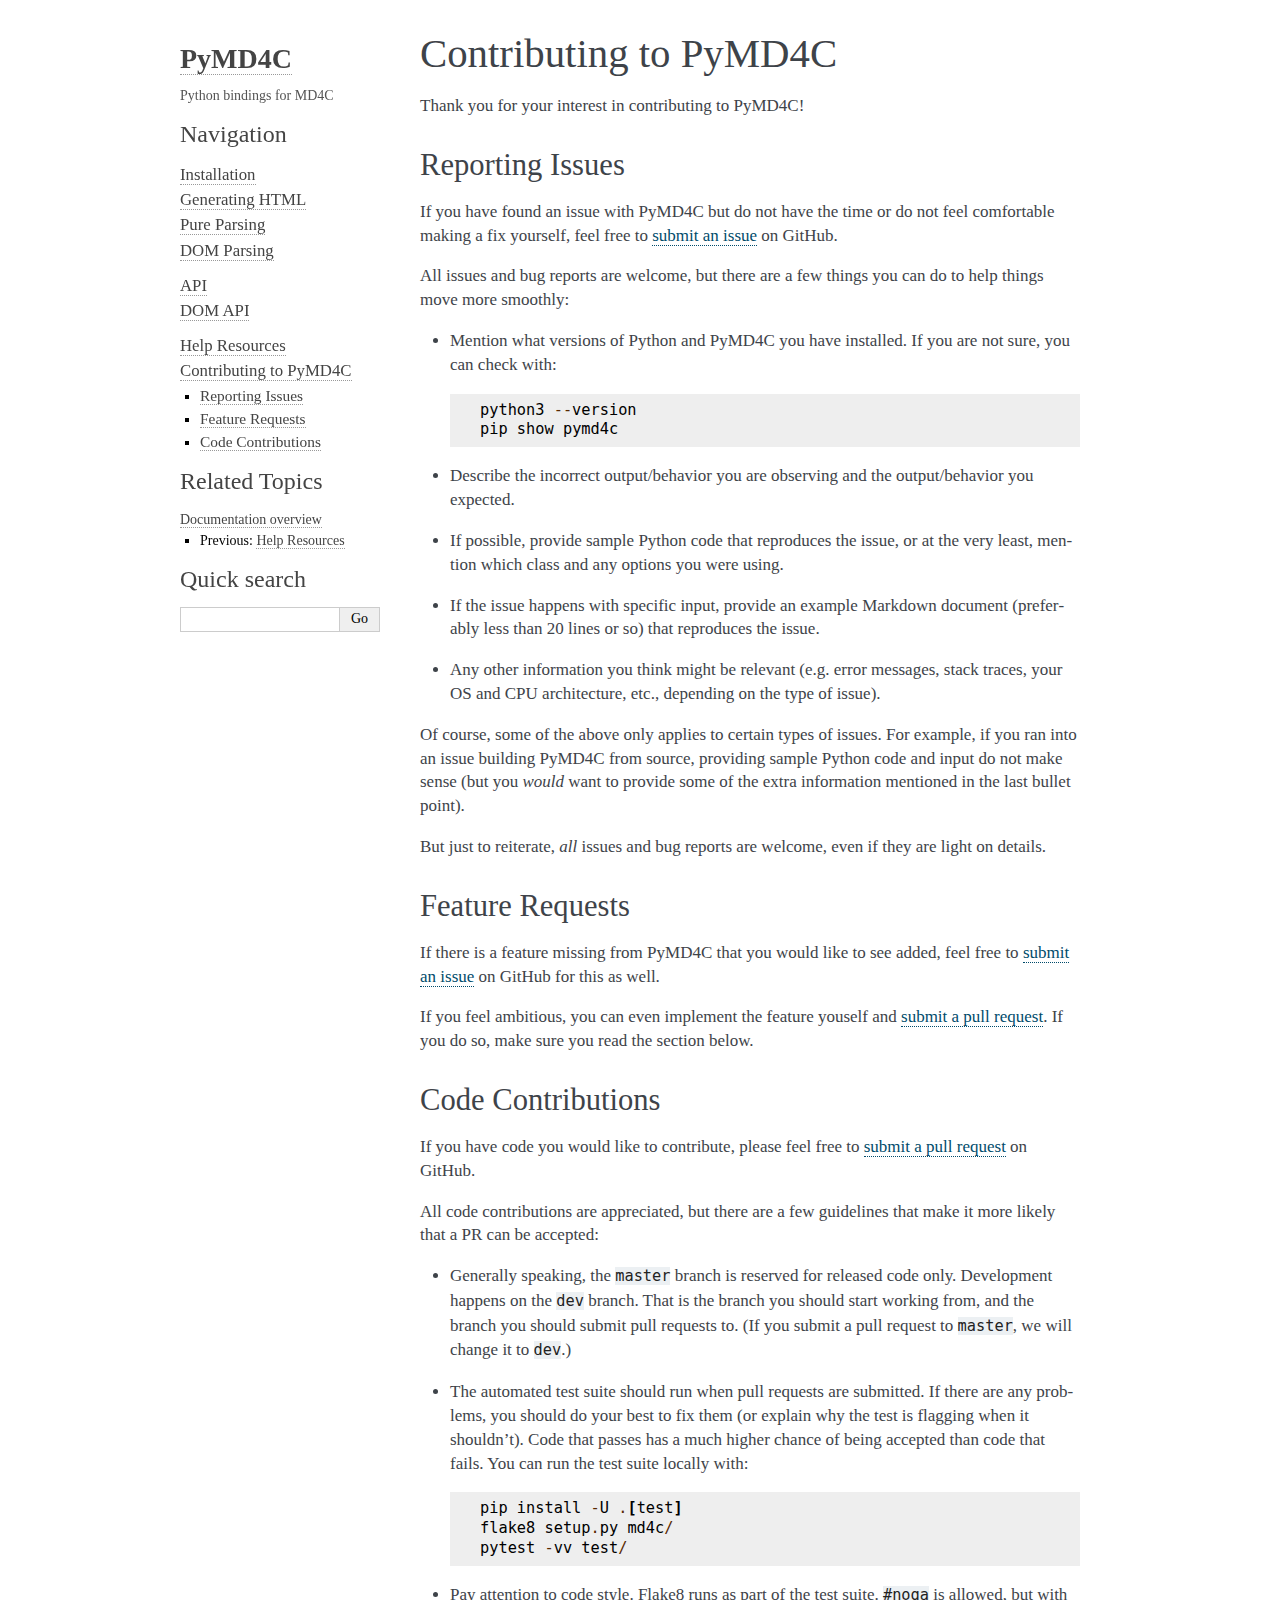
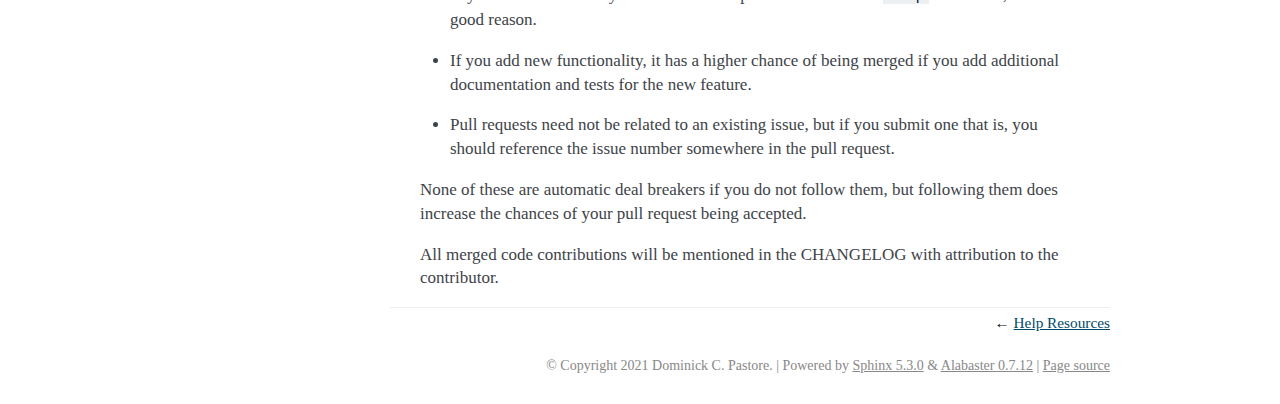
<file: contributing.html>
<!DOCTYPE html>

<html lang="en">
  <head>
    <meta charset="utf-8" />
    <meta name="viewport" content="width=device-width, initial-scale=1.0" /><meta name="generator" content="Docutils 0.19: https://docutils.sourceforge.io/" />

    <title>Contributing to PyMD4C &#8212; PyMD4C  documentation</title>
    <link rel="stylesheet" type="text/css" href="_static/pygments.css" />
    <link rel="stylesheet" type="text/css" href="_static/alabaster.css" />
    <script data-url_root="./" id="documentation_options" src="_static/documentation_options.js"></script>
    <script src="_static/jquery.js"></script>
    <script src="_static/underscore.js"></script>
    <script src="_static/_sphinx_javascript_frameworks_compat.js"></script>
    <script src="_static/doctools.js"></script>
    <script src="_static/sphinx_highlight.js"></script>
    <link rel="index" title="Index" href="genindex.html" />
    <link rel="search" title="Search" href="search.html" />
    <link rel="prev" title="Help Resources" href="help.html" />
   
  <link rel="stylesheet" href="_static/custom.css" type="text/css" />
  
  
  <meta name="viewport" content="width=device-width, initial-scale=0.9, maximum-scale=0.9" />

  </head><body>
  <div class="document">
    
      <div class="sphinxsidebar" role="navigation" aria-label="main navigation">
        <div class="sphinxsidebarwrapper">
<h1 class="logo"><a href="index.html">PyMD4C</a></h1>



<p class="blurb">Python bindings for MD4C</p>






<h3>Navigation</h3>
<ul>
<li class="toctree-l1"><a class="reference internal" href="installation.html">Installation</a></li>
<li class="toctree-l1"><a class="reference internal" href="generating_html.html">Generating HTML</a></li>
<li class="toctree-l1"><a class="reference internal" href="pure_parsing.html">Pure Parsing</a></li>
<li class="toctree-l1"><a class="reference internal" href="dom_parsing.html">DOM Parsing</a></li>
</ul>
<ul>
<li class="toctree-l1"><a class="reference internal" href="api.html">API</a></li>
<li class="toctree-l1"><a class="reference internal" href="dom_api.html">DOM API</a></li>
</ul>
<ul class="current">
<li class="toctree-l1"><a class="reference internal" href="help.html">Help Resources</a></li>
<li class="toctree-l1 current"><a class="current reference internal" href="#">Contributing to PyMD4C</a><ul>
<li class="toctree-l2"><a class="reference internal" href="#reporting-issues">Reporting Issues</a></li>
<li class="toctree-l2"><a class="reference internal" href="#feature-requests">Feature Requests</a></li>
<li class="toctree-l2"><a class="reference internal" href="#code-contributions">Code Contributions</a></li>
</ul>
</li>
</ul>

<div class="relations">
<h3>Related Topics</h3>
<ul>
  <li><a href="index.html">Documentation overview</a><ul>
      <li>Previous: <a href="help.html" title="previous chapter">Help Resources</a></li>
  </ul></li>
</ul>
</div>
<div id="searchbox" style="display: none" role="search">
  <h3 id="searchlabel">Quick search</h3>
    <div class="searchformwrapper">
    <form class="search" action="search.html" method="get">
      <input type="text" name="q" aria-labelledby="searchlabel" autocomplete="off" autocorrect="off" autocapitalize="off" spellcheck="false"/>
      <input type="submit" value="Go" />
    </form>
    </div>
</div>
<script>document.getElementById('searchbox').style.display = "block"</script>








        </div>
      </div>
      <div class="documentwrapper">
        <div class="bodywrapper">
          

          <div class="body" role="main">
            
  <section id="contributing-to-pymd4c">
<h1>Contributing to PyMD4C<a class="headerlink" href="#contributing-to-pymd4c" title="Permalink to this heading">¶</a></h1>
<p>Thank you for your interest in contributing to PyMD4C!</p>
<section id="reporting-issues">
<h2>Reporting Issues<a class="headerlink" href="#reporting-issues" title="Permalink to this heading">¶</a></h2>
<p>If you have found an issue with PyMD4C but do not have the time or do not feel
comfortable making a fix yourself, feel free to <a class="reference external" href="https://github.com/dominickpastore/pymd4c/issues">submit an issue</a> on GitHub.</p>
<p>All issues and bug reports are welcome, but there are a few things you can do
to help things move more smoothly:</p>
<ul>
<li><p>Mention what versions of Python and PyMD4C you have installed. If you are not
sure, you can check with:</p>
<div class="highlight-default notranslate"><div class="highlight"><pre><span></span><span class="n">python3</span> <span class="o">--</span><span class="n">version</span>
<span class="n">pip</span> <span class="n">show</span> <span class="n">pymd4c</span>
</pre></div>
</div>
</li>
<li><p>Describe the incorrect output/behavior you are observing and the
output/behavior you expected.</p></li>
<li><p>If possible, provide sample Python code that reproduces the issue, or at the
very least, mention which class and any options you were using.</p></li>
<li><p>If the issue happens with specific input, provide an example Markdown
document (preferably less than 20 lines or so) that reproduces the issue.</p></li>
<li><p>Any other information you think might be relevant (e.g. error messages, stack
traces, your OS and CPU architecture, etc., depending on the type of issue).</p></li>
</ul>
<p>Of course, some of the above only applies to certain types of issues. For
example, if you ran into an issue building PyMD4C from source, providing sample
Python code and input do not make sense (but you <em>would</em> want to provide some
of the extra information mentioned in the last bullet point).</p>
<p>But just to reiterate, <em>all</em> issues and bug reports are welcome, even if they
are light on details.</p>
</section>
<section id="feature-requests">
<h2>Feature Requests<a class="headerlink" href="#feature-requests" title="Permalink to this heading">¶</a></h2>
<p>If there is a feature missing from PyMD4C that you would like to see added,
feel free to <a class="reference external" href="https://github.com/dominickpastore/pymd4c/issues">submit an issue</a> on GitHub for this as well.</p>
<p>If you feel ambitious, you can even implement the feature youself and <a class="reference external" href="https://github.com/dominickpastore/pymd4c/pull">submit a
pull request</a>. If you do so, make sure you read the section below.</p>
</section>
<section id="code-contributions">
<h2>Code Contributions<a class="headerlink" href="#code-contributions" title="Permalink to this heading">¶</a></h2>
<p>If you have code you would like to contribute, please feel free to
<a class="reference external" href="https://github.com/dominickpastore/pymd4c/pull">submit a pull request</a> on GitHub.</p>
<p>All code contributions are appreciated, but there are a few guidelines that
make it more likely that a PR can be accepted:</p>
<ul>
<li><p>Generally speaking, the <code class="docutils literal notranslate"><span class="pre">master</span></code> branch is reserved for released code only.
Development happens on the <code class="docutils literal notranslate"><span class="pre">dev</span></code> branch. That is the branch you should
start working from, and the branch you should submit pull requests to. (If
you submit a pull request to <code class="docutils literal notranslate"><span class="pre">master</span></code>, we will change it to <code class="docutils literal notranslate"><span class="pre">dev</span></code>.)</p></li>
<li><p>The automated test suite should run when pull requests are submitted. If
there are any problems, you should do your best to fix them (or explain why
the test is flagging when it shouldn’t). Code that passes has a much higher
chance of being accepted than code that fails. You can run the test suite
locally with:</p>
<div class="highlight-default notranslate"><div class="highlight"><pre><span></span><span class="n">pip</span> <span class="n">install</span> <span class="o">-</span><span class="n">U</span> <span class="o">.</span><span class="p">[</span><span class="n">test</span><span class="p">]</span>
<span class="n">flake8</span> <span class="n">setup</span><span class="o">.</span><span class="n">py</span> <span class="n">md4c</span><span class="o">/</span>
<span class="n">pytest</span> <span class="o">-</span><span class="n">vv</span> <span class="n">test</span><span class="o">/</span>
</pre></div>
</div>
</li>
<li><p>Pay attention to code style. Flake8 runs as part of the test suite. <code class="docutils literal notranslate"><span class="pre">#noqa</span></code>
is allowed, but with good reason.</p></li>
<li><p>If you add new functionality, it has a higher chance of being merged if you
add additional documentation and tests for the new feature.</p></li>
<li><p>Pull requests need not be related to an existing issue, but if you submit one
that is, you should reference the issue number somewhere in the pull request.</p></li>
</ul>
<p>None of these are automatic deal breakers if you do not follow them, but
following them does increase the chances of your pull request being accepted.</p>
<p>All merged code contributions will be mentioned in the CHANGELOG with
attribution to the contributor.</p>
</section>
</section>


          </div>
              <div class="related bottom">
                &nbsp;
  <nav id="rellinks">
    <ul>
        <li>
          &larr;
          <a href="help.html" title="Previous document">Help Resources</a>
        </li>
    </ul>
  </nav>
              </div>
          
        </div>
      </div>
    <div class="clearer"></div>
  </div>
    <div class="footer">
      &copy; Copyright 2021 Dominick C. Pastore.
      
      |
      Powered by <a href="http://sphinx-doc.org/">Sphinx 5.3.0</a>
      &amp; <a href="https://github.com/bitprophet/alabaster">Alabaster 0.7.12</a>
      
      |
      <a href="_sources/contributing.rst.txt"
          rel="nofollow">Page source</a>
    </div>

    

    
  </body>
</html>
</file>
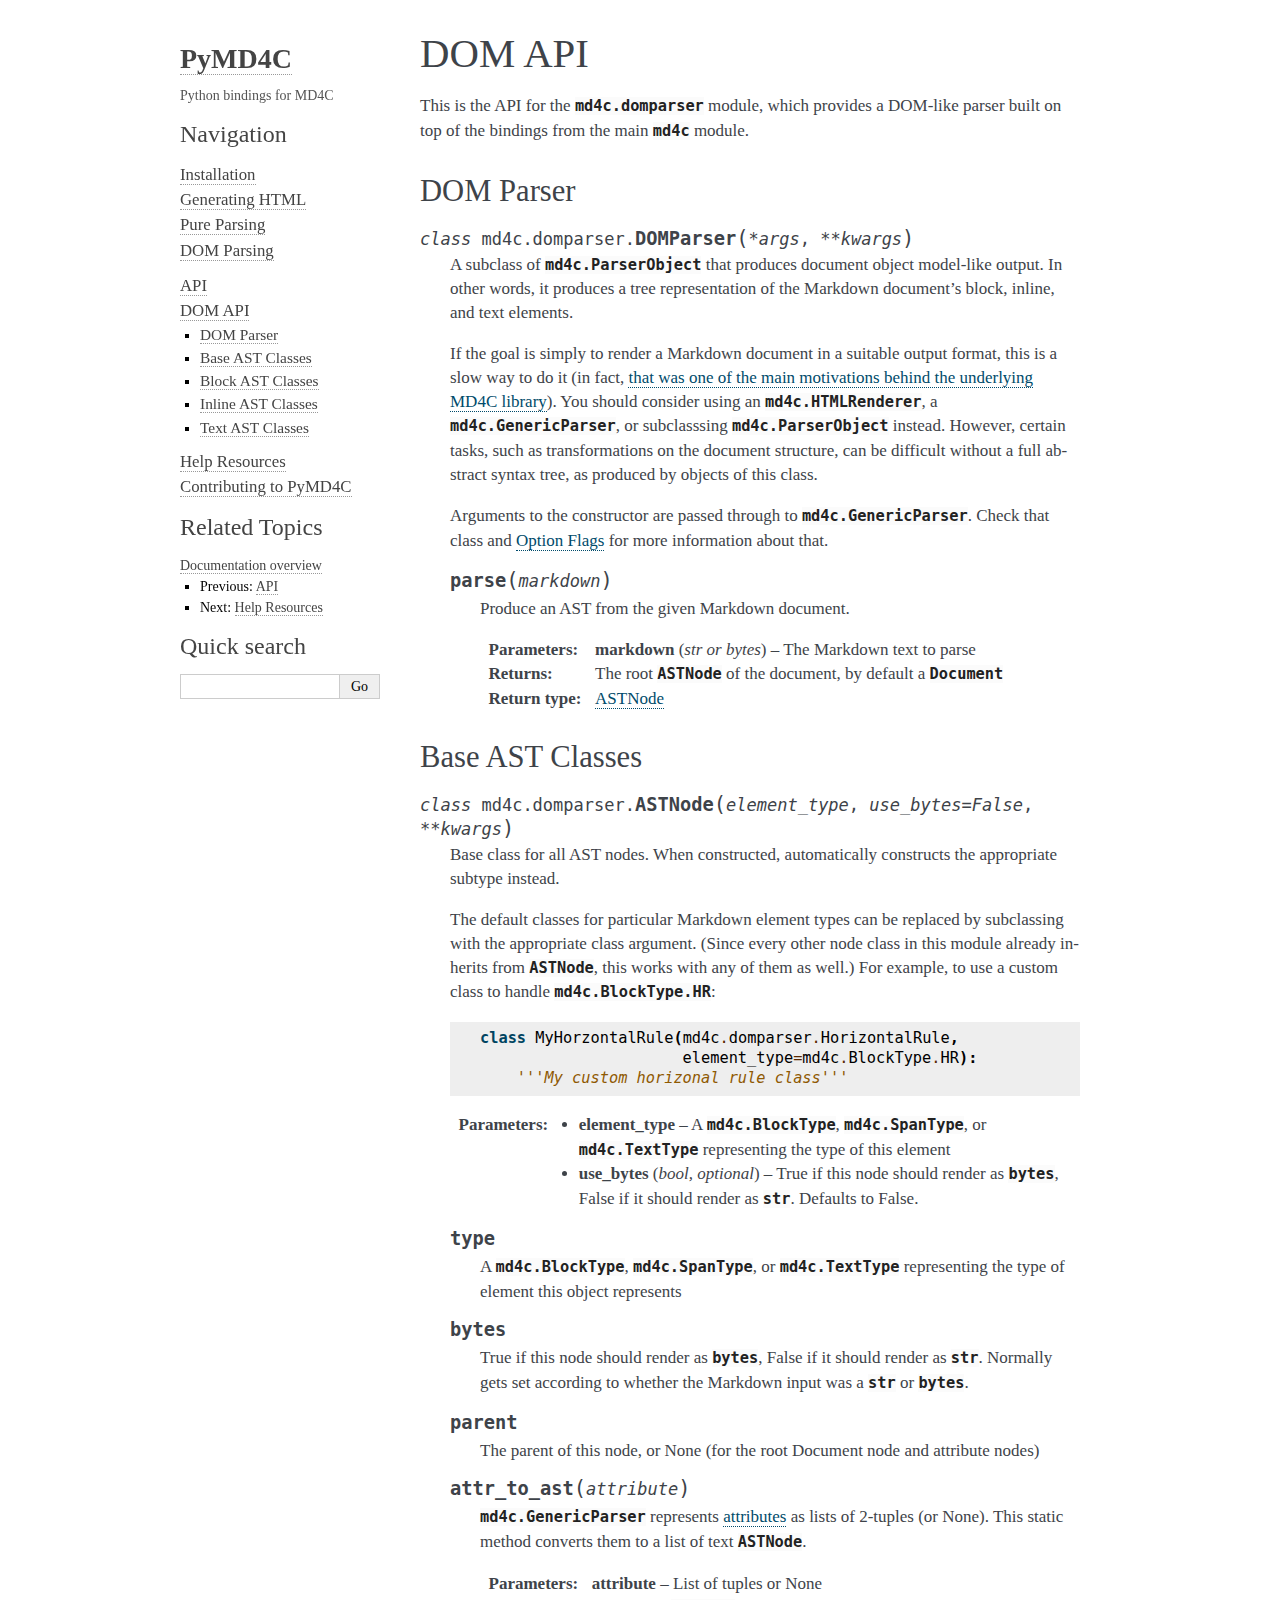
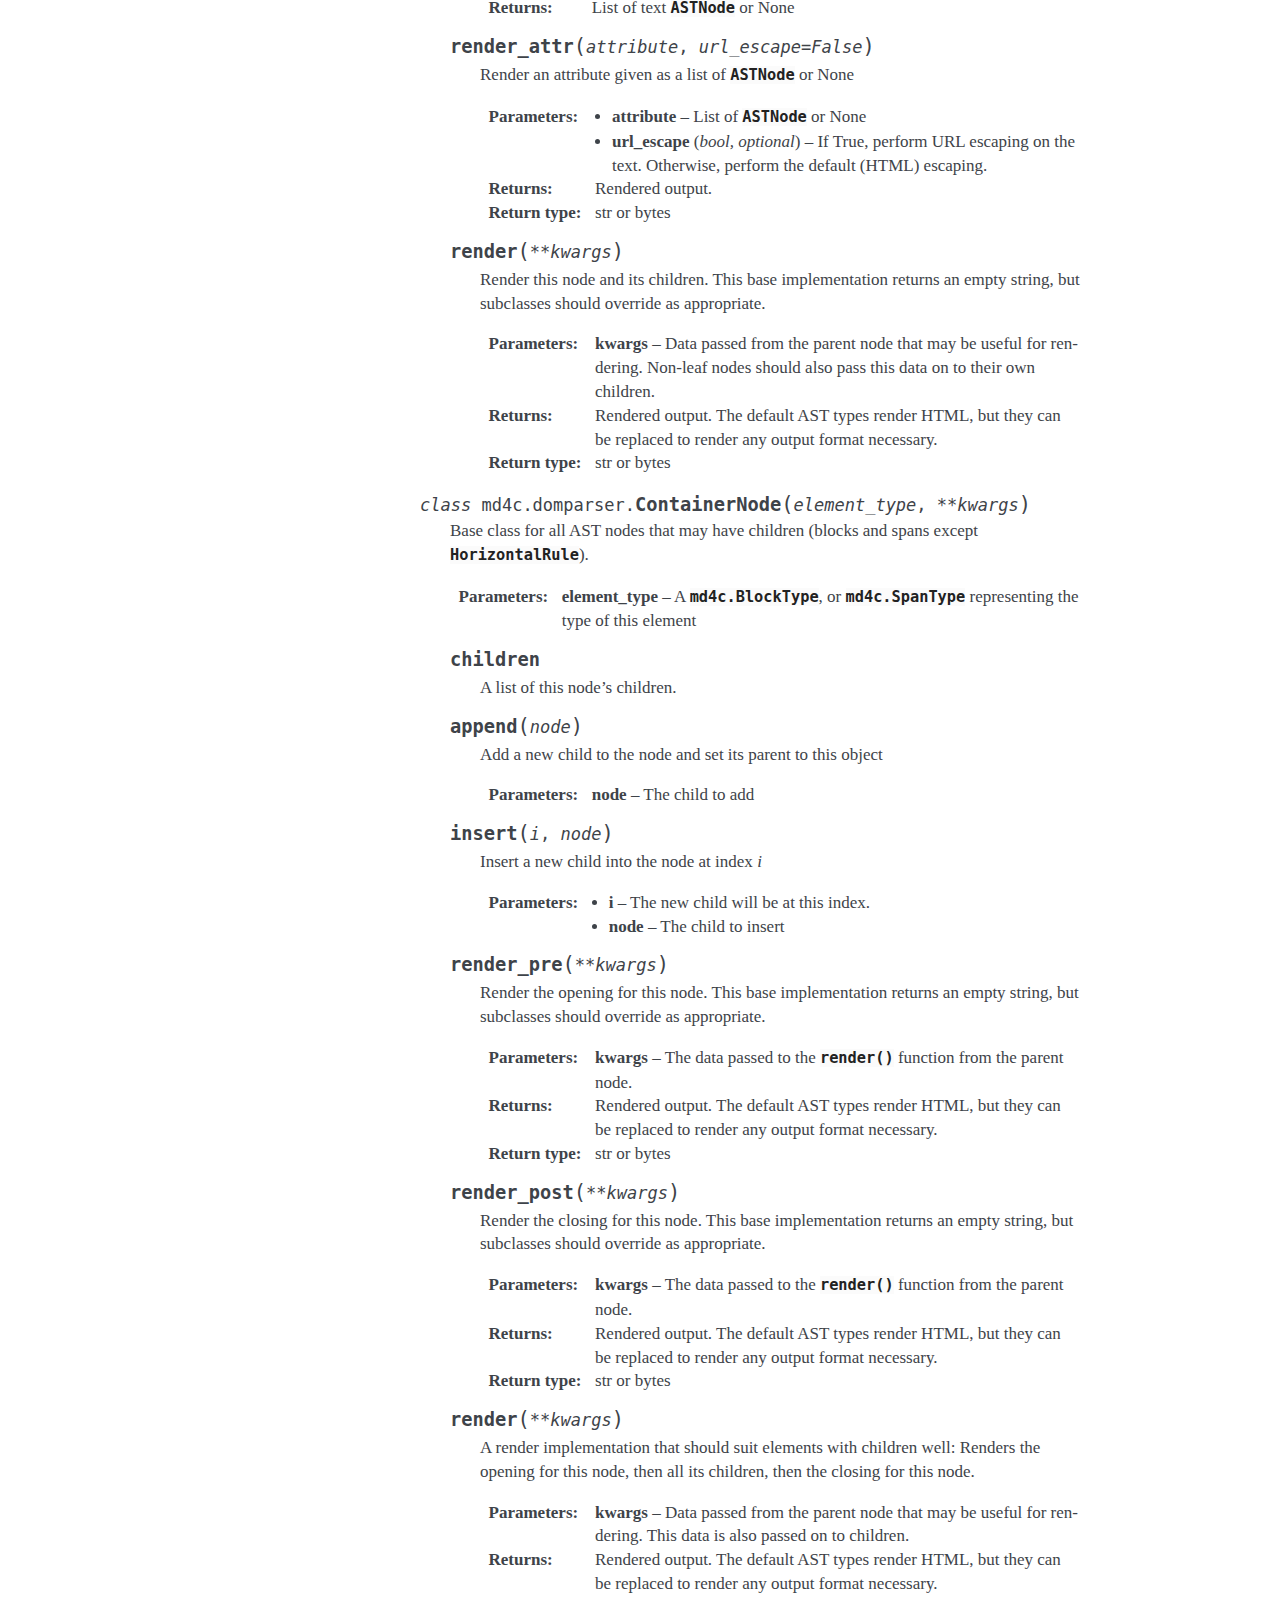
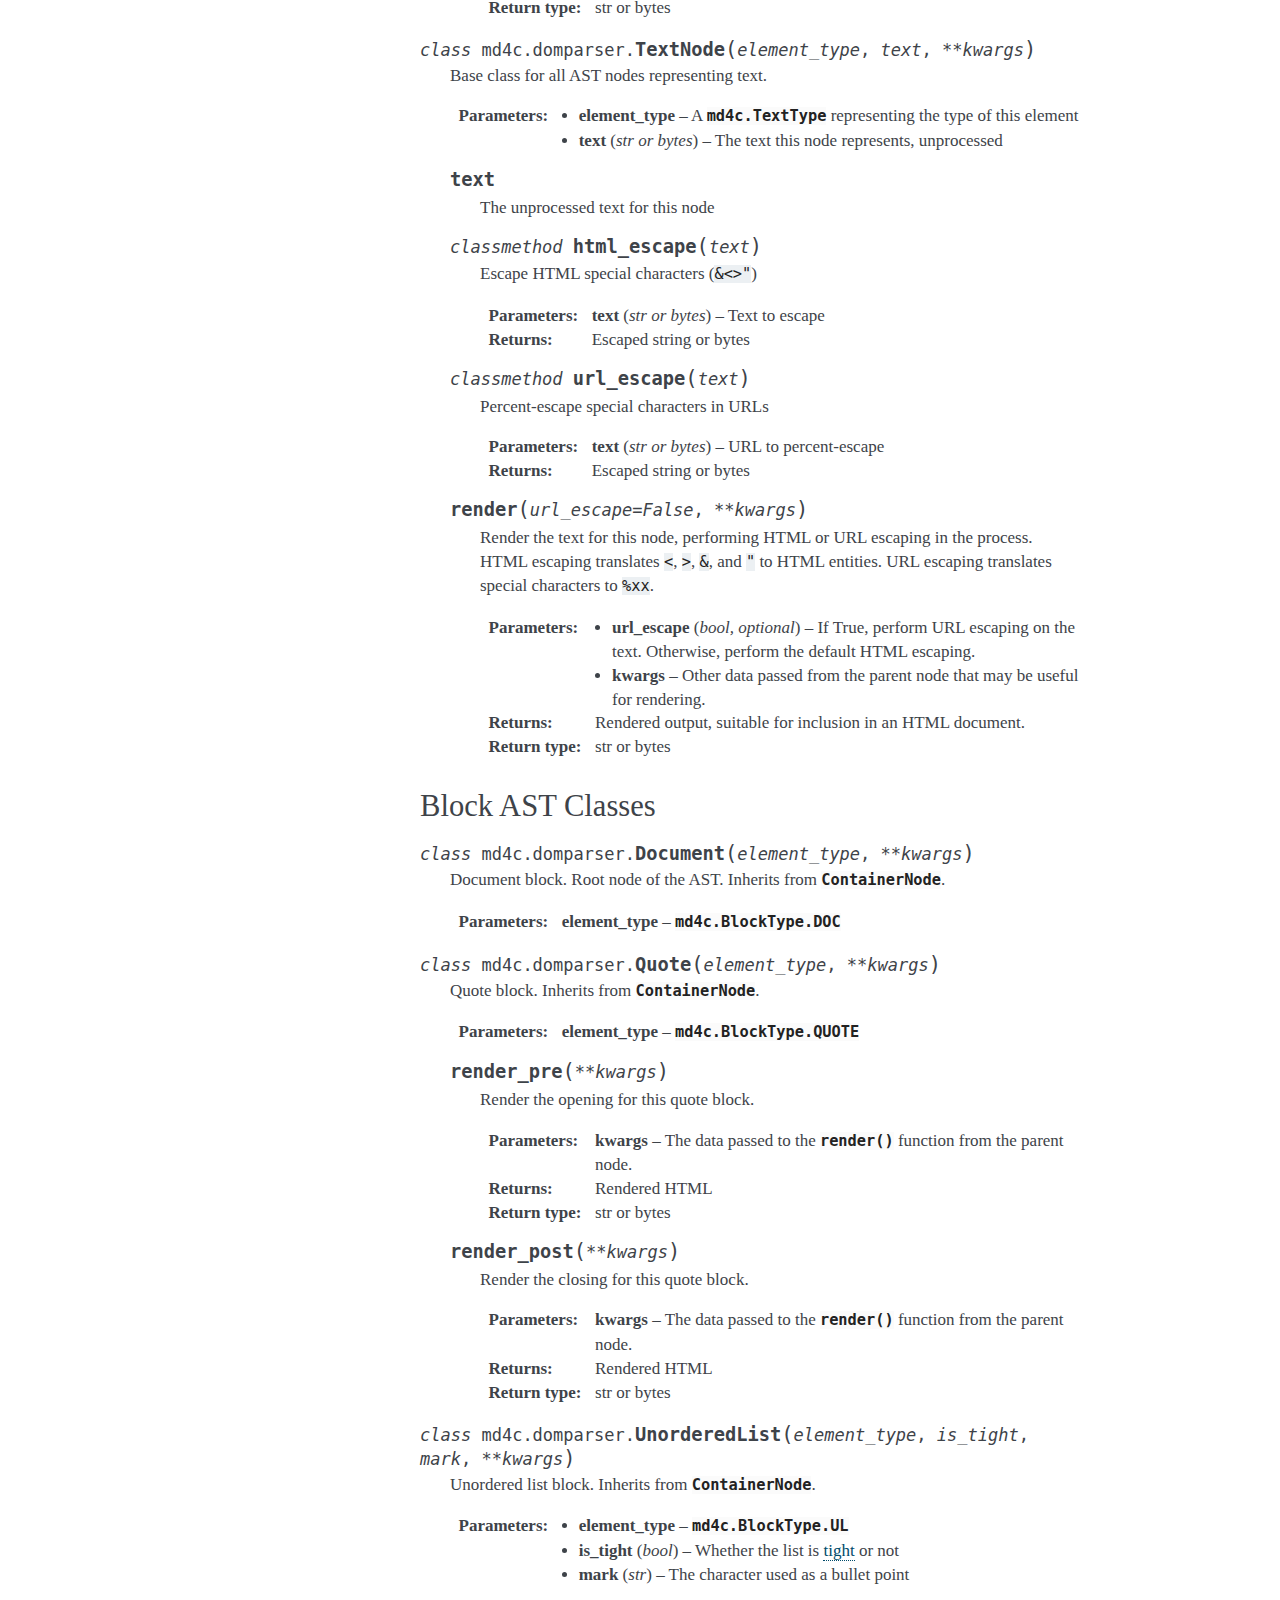
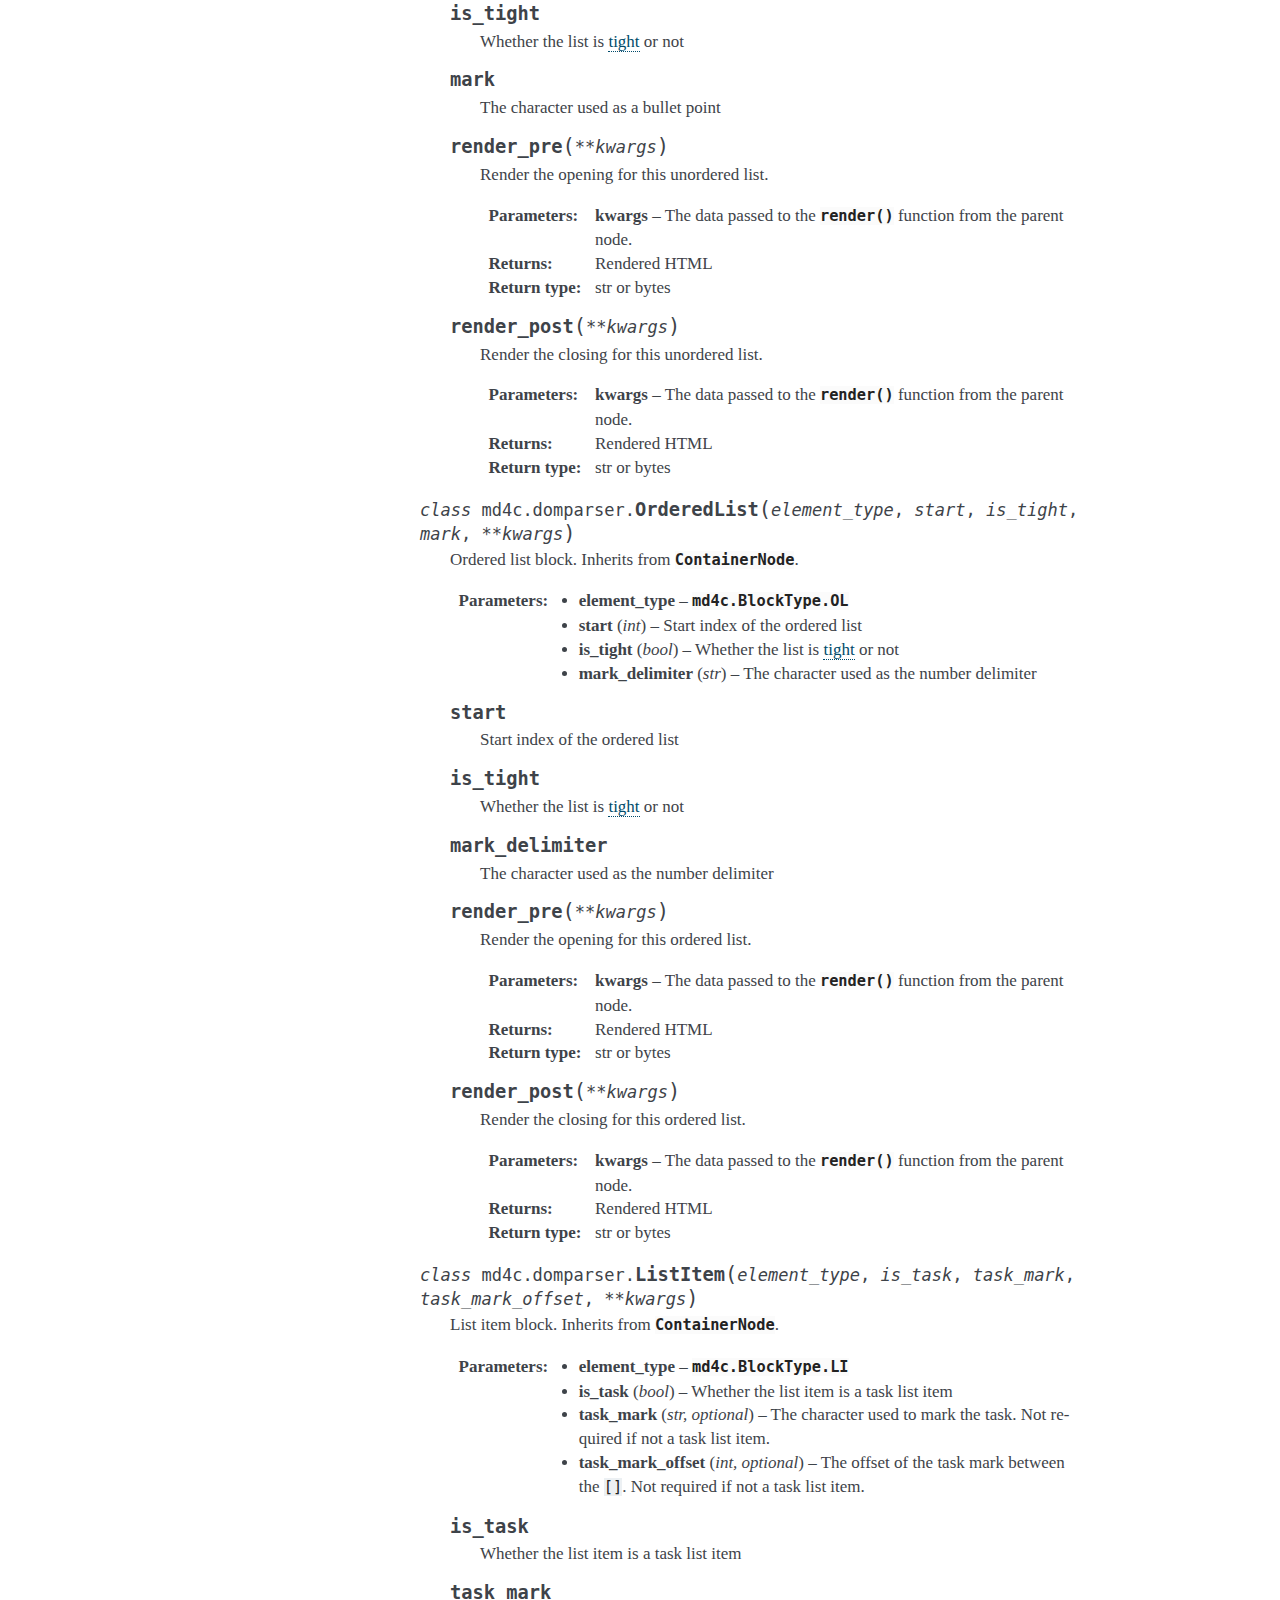
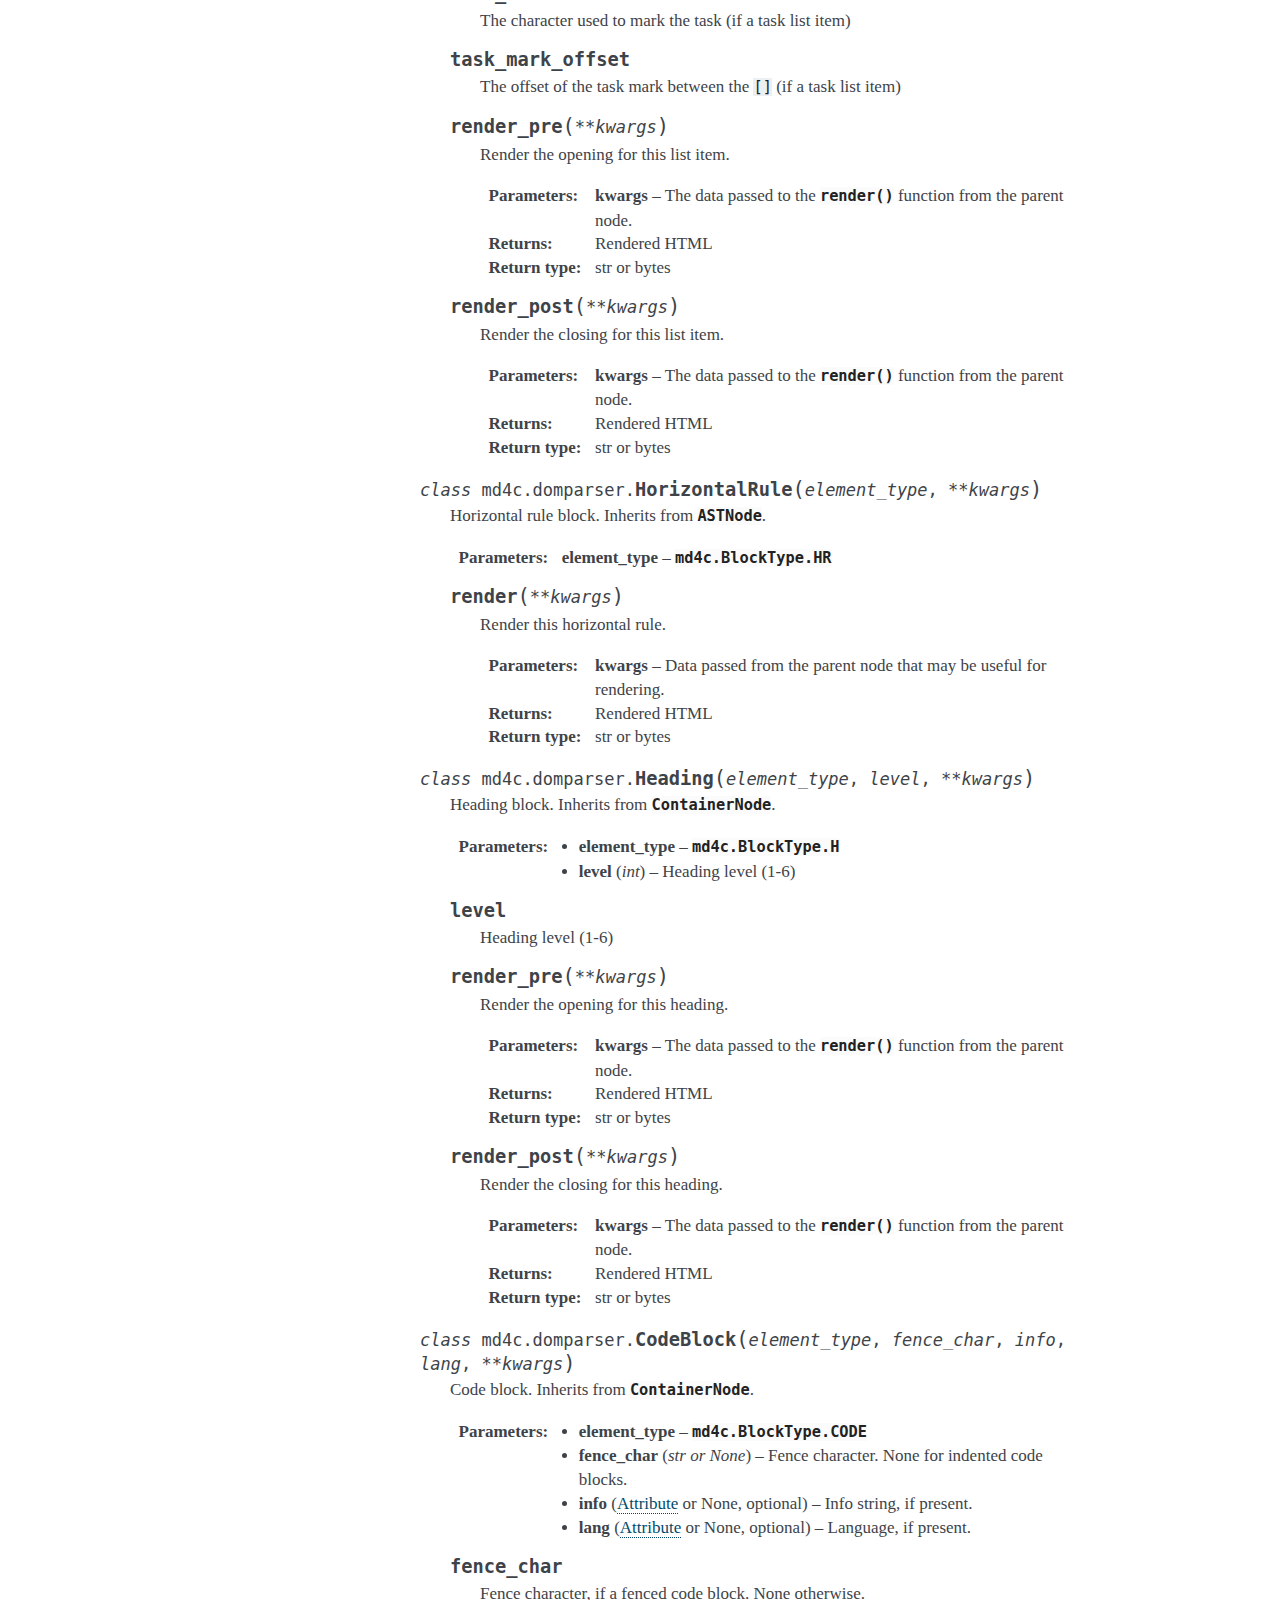
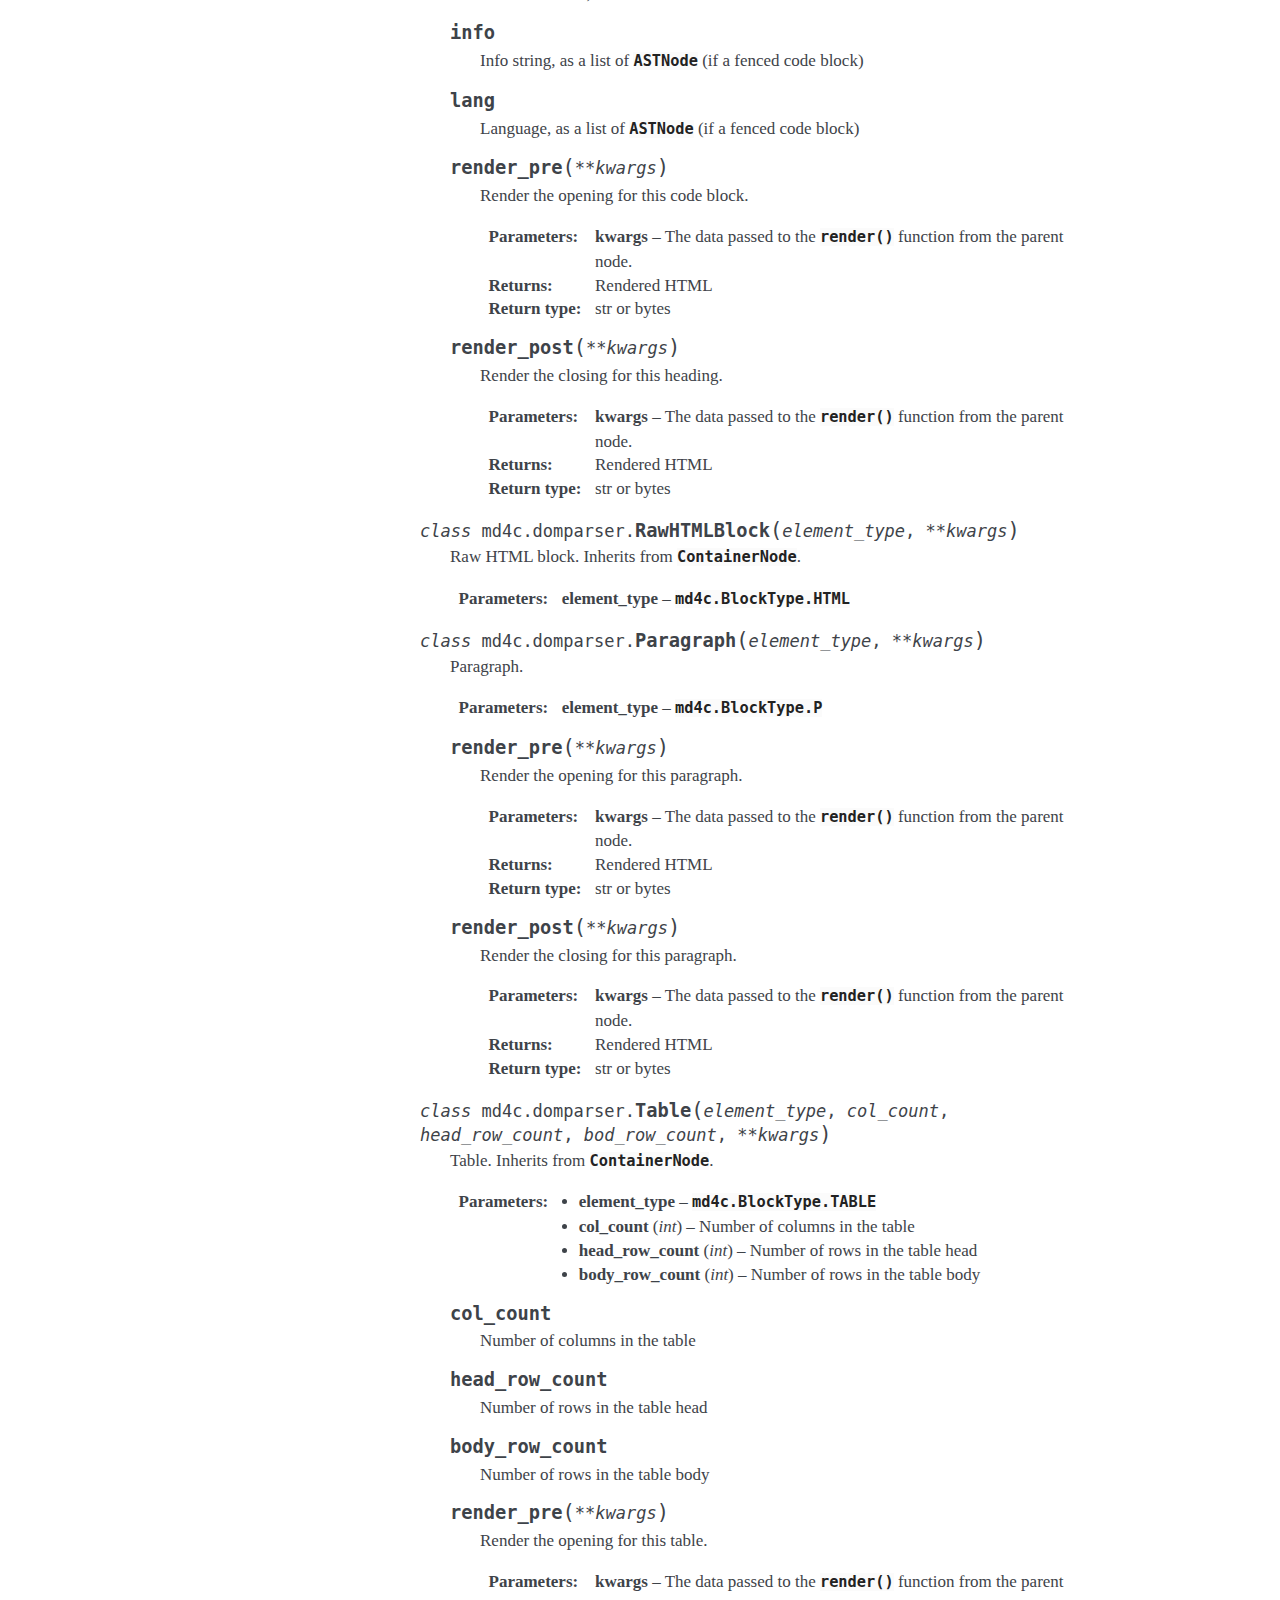
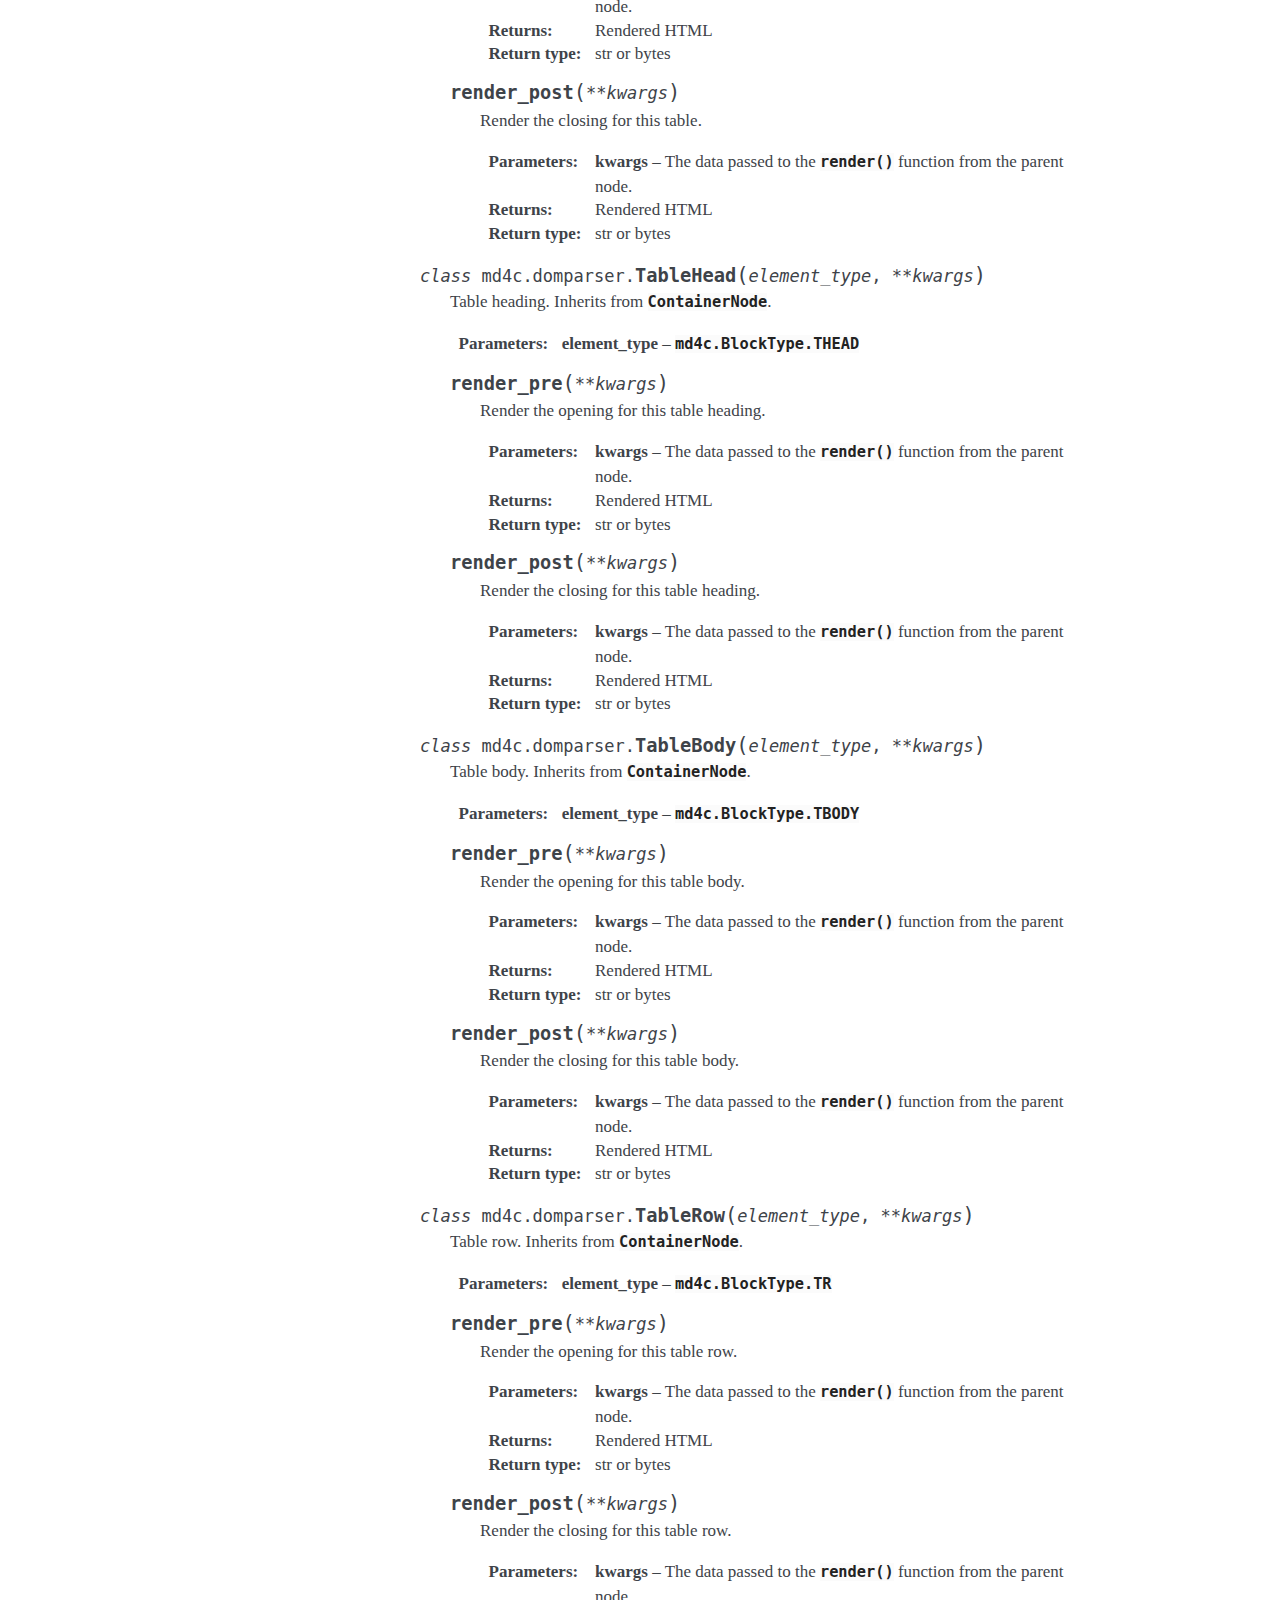
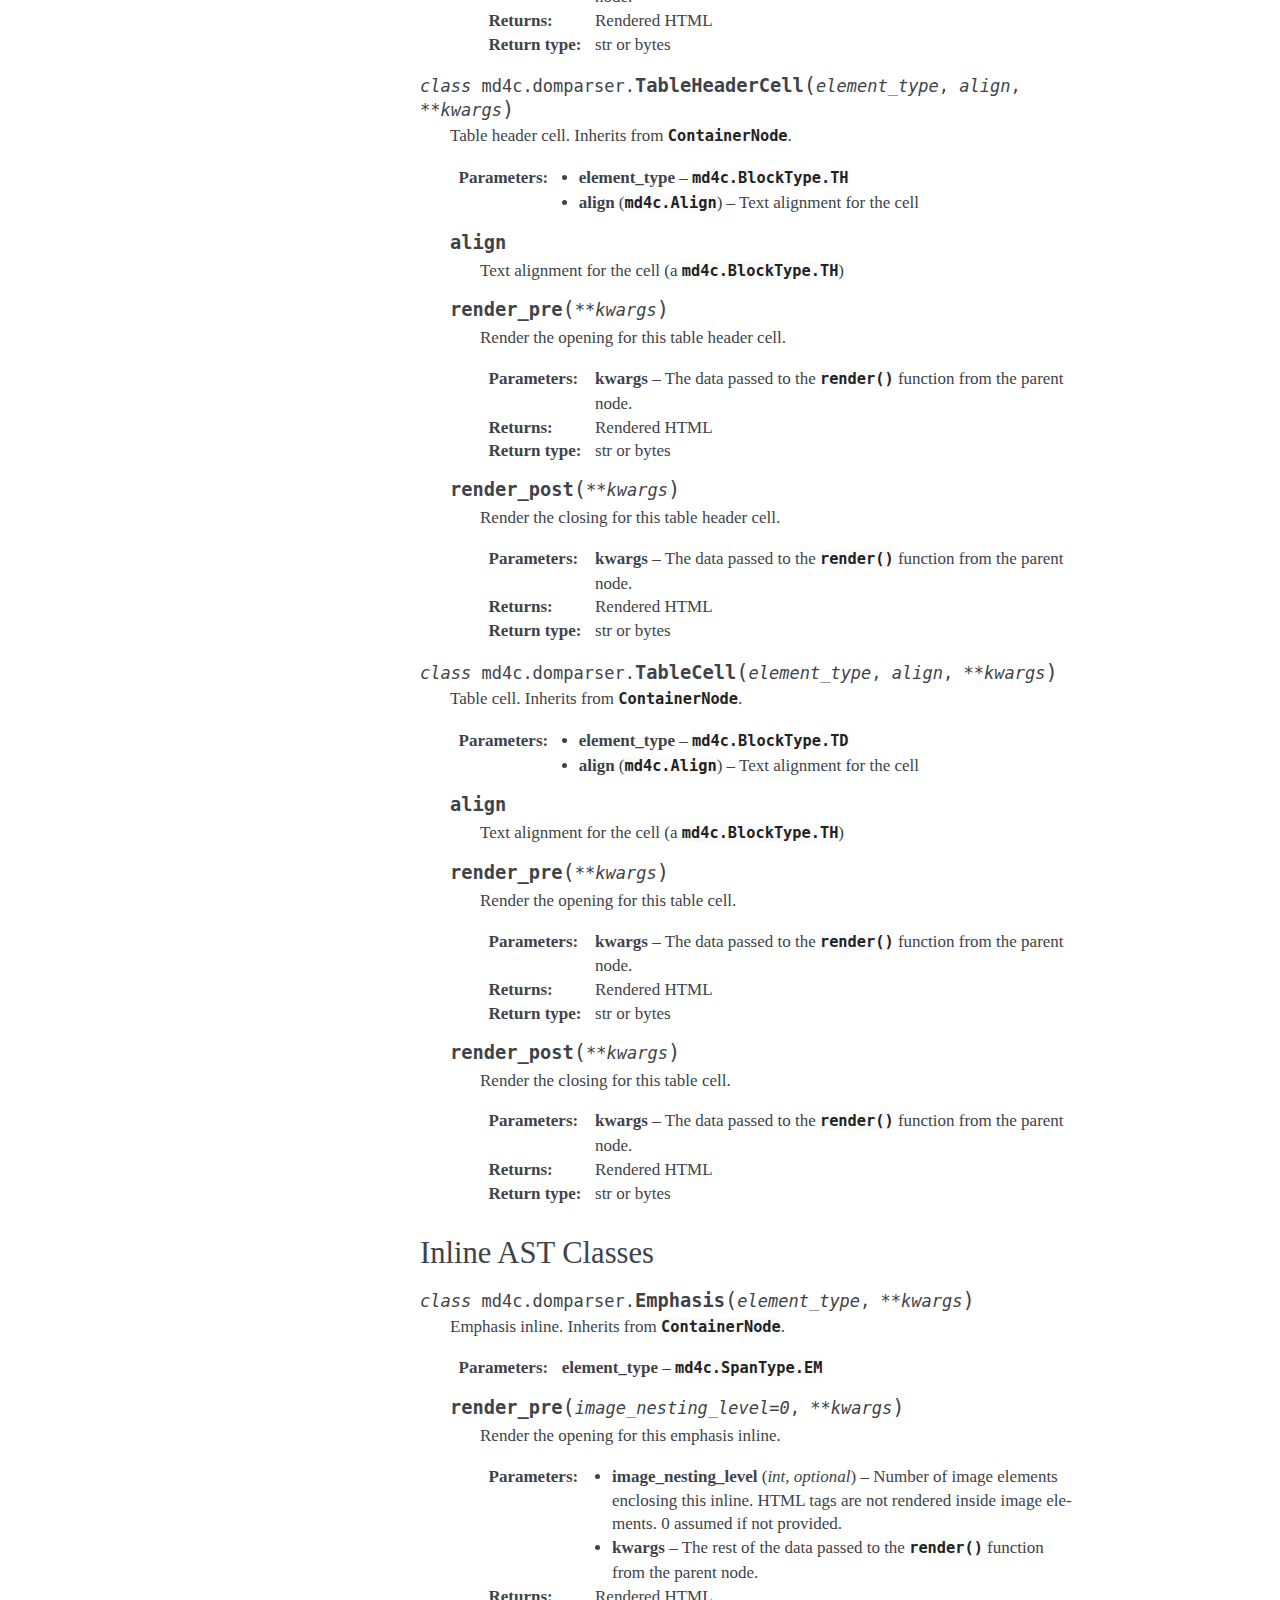
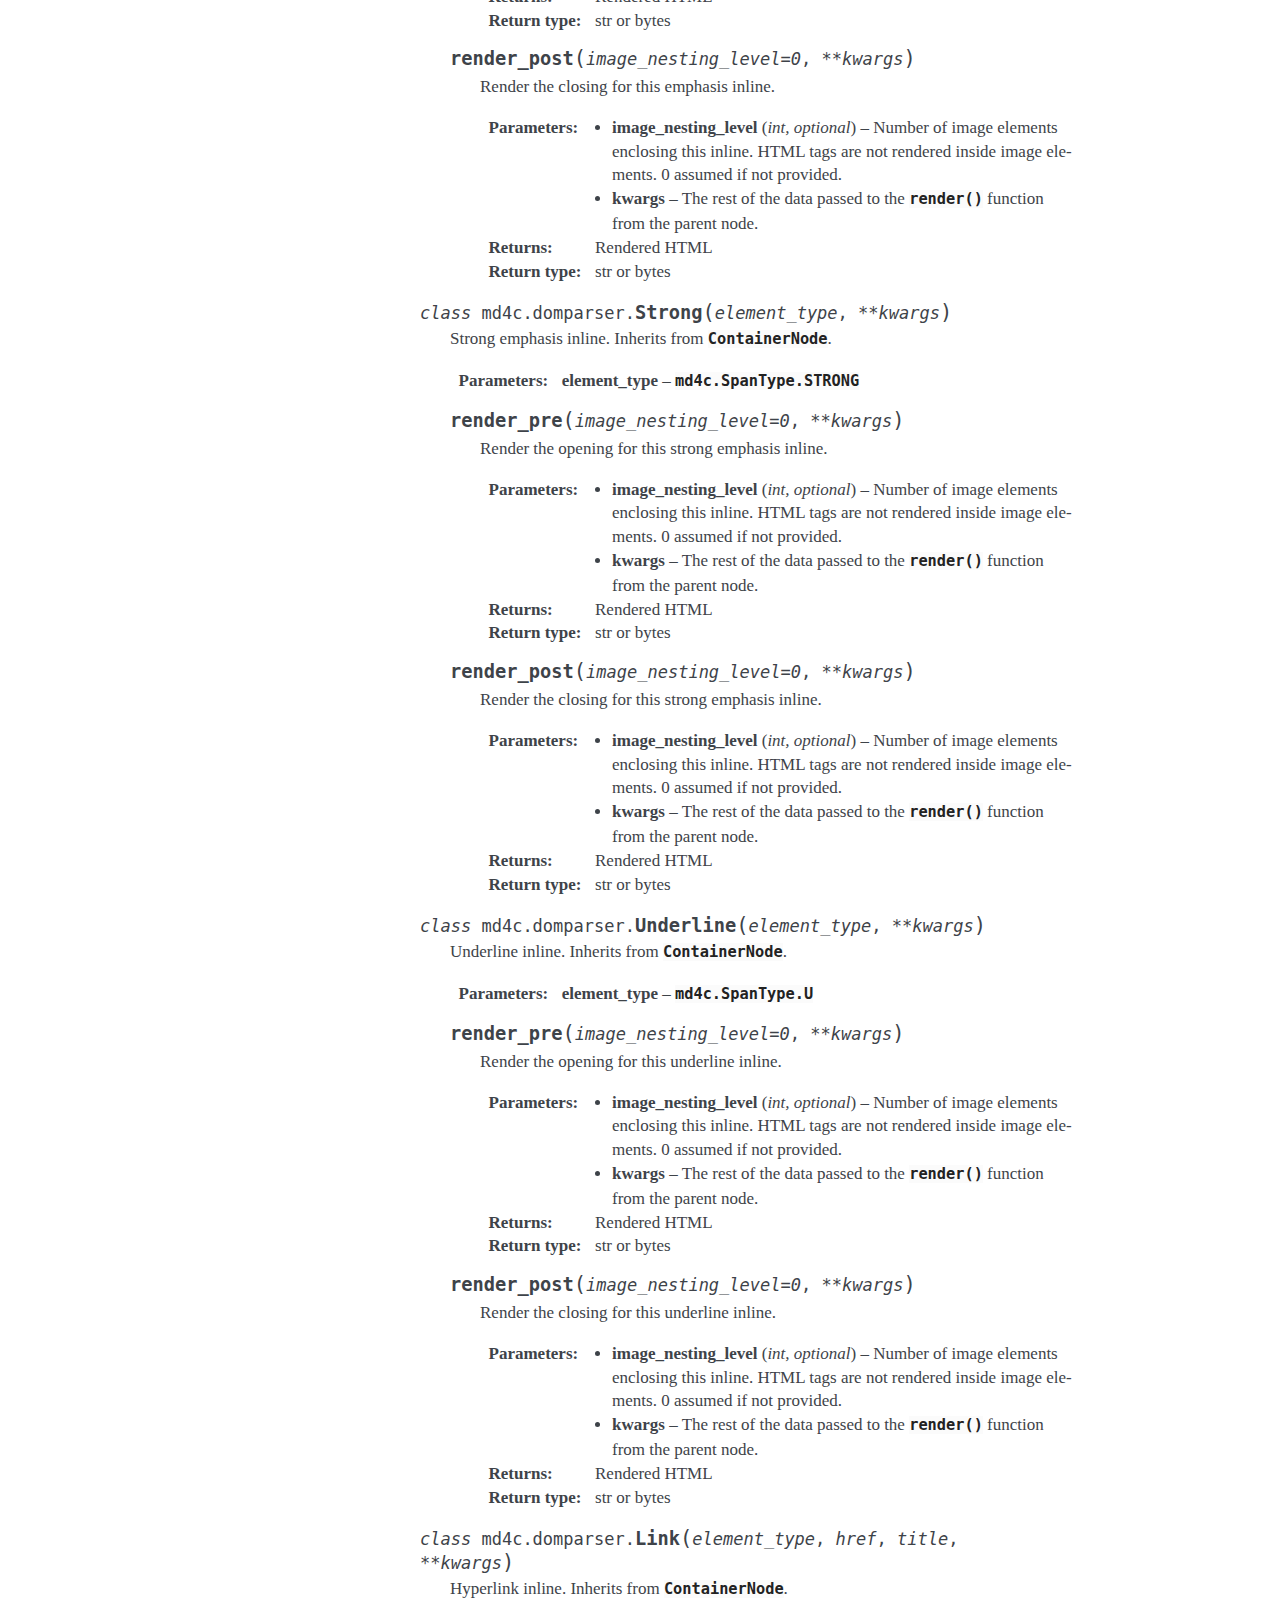
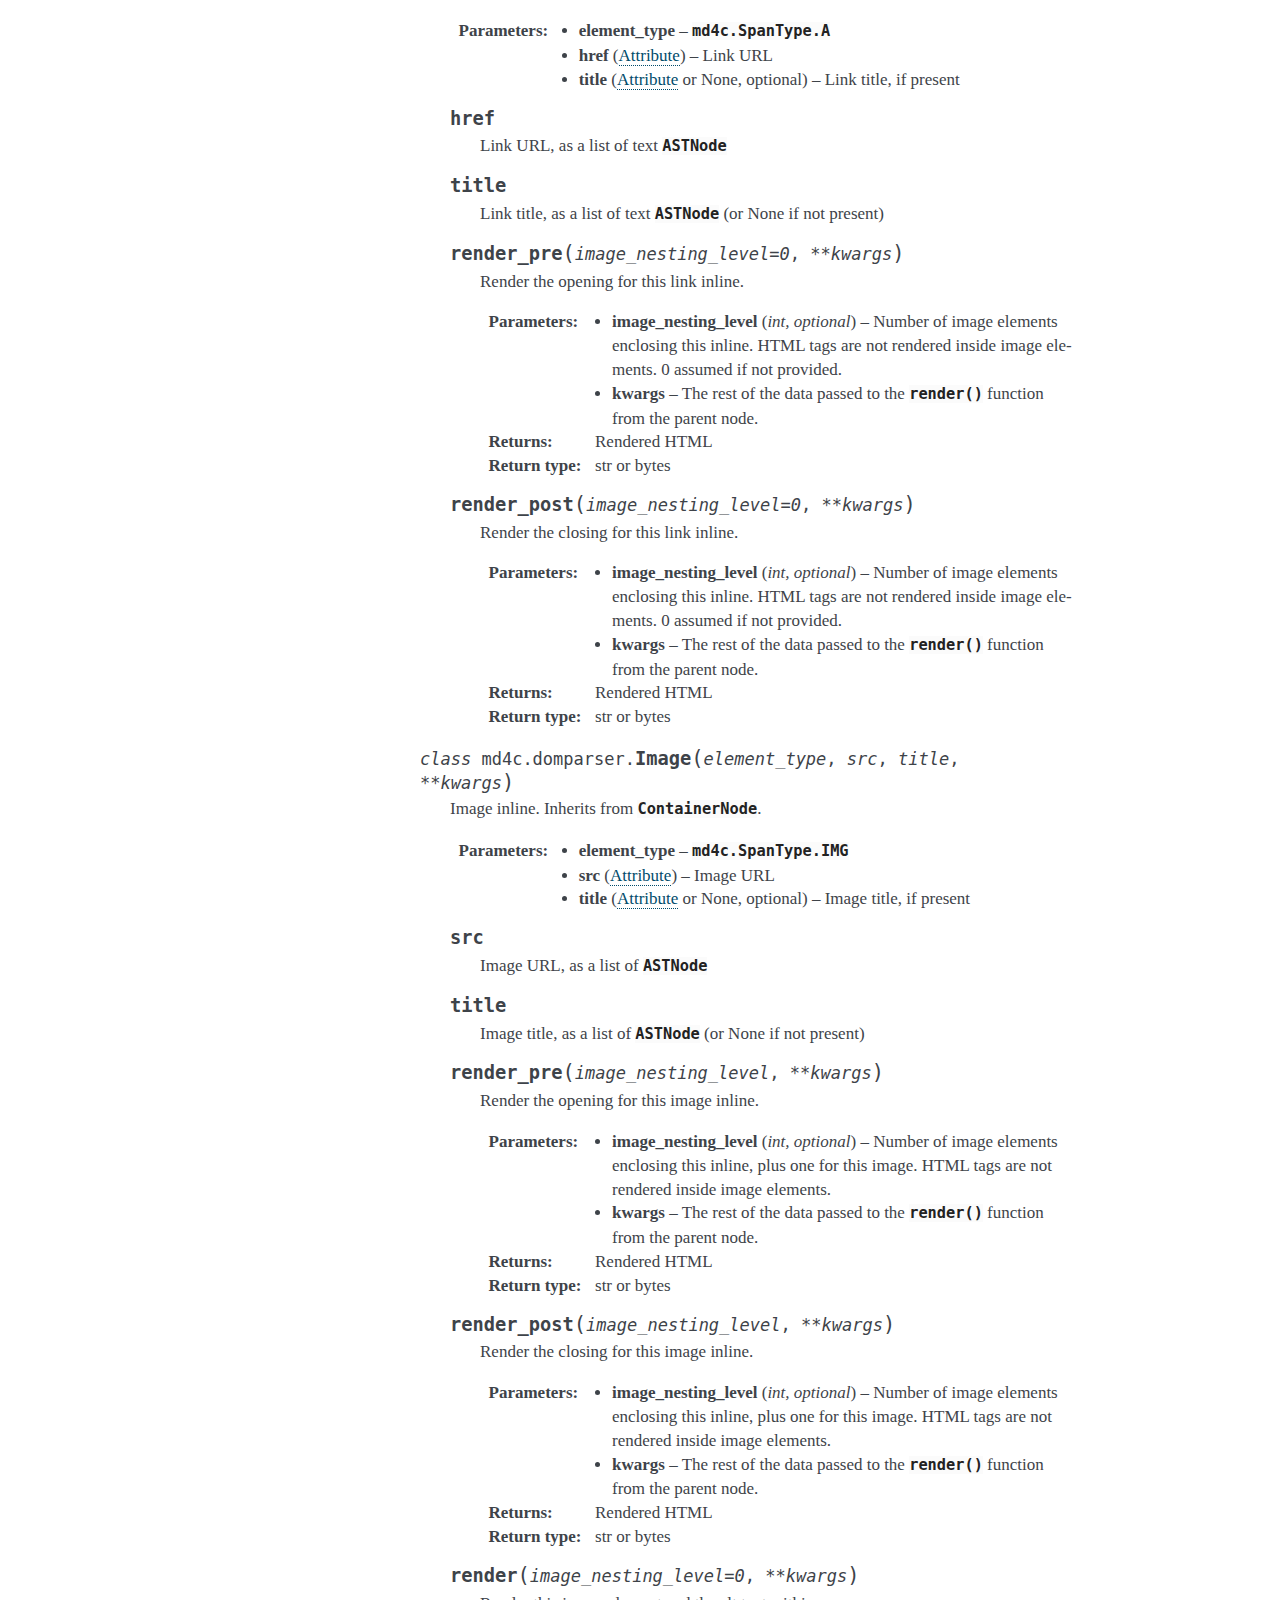
<file: dom_api.html>
<!DOCTYPE html>

<html lang="en">
  <head>
    <meta charset="utf-8" />
    <meta name="viewport" content="width=device-width, initial-scale=1.0" /><meta name="generator" content="Docutils 0.19: https://docutils.sourceforge.io/" />

    <title>DOM API &#8212; PyMD4C  documentation</title>
    <link rel="stylesheet" type="text/css" href="_static/pygments.css" />
    <link rel="stylesheet" type="text/css" href="_static/alabaster.css" />
    <script data-url_root="./" id="documentation_options" src="_static/documentation_options.js"></script>
    <script src="_static/jquery.js"></script>
    <script src="_static/underscore.js"></script>
    <script src="_static/_sphinx_javascript_frameworks_compat.js"></script>
    <script src="_static/doctools.js"></script>
    <script src="_static/sphinx_highlight.js"></script>
    <link rel="index" title="Index" href="genindex.html" />
    <link rel="search" title="Search" href="search.html" />
    <link rel="next" title="Help Resources" href="help.html" />
    <link rel="prev" title="API" href="api.html" />
   
  <link rel="stylesheet" href="_static/custom.css" type="text/css" />
  
  
  <meta name="viewport" content="width=device-width, initial-scale=0.9, maximum-scale=0.9" />

  </head><body>
  <div class="document">
    
      <div class="sphinxsidebar" role="navigation" aria-label="main navigation">
        <div class="sphinxsidebarwrapper">
<h1 class="logo"><a href="index.html">PyMD4C</a></h1>



<p class="blurb">Python bindings for MD4C</p>






<h3>Navigation</h3>
<ul>
<li class="toctree-l1"><a class="reference internal" href="installation.html">Installation</a></li>
<li class="toctree-l1"><a class="reference internal" href="generating_html.html">Generating HTML</a></li>
<li class="toctree-l1"><a class="reference internal" href="pure_parsing.html">Pure Parsing</a></li>
<li class="toctree-l1"><a class="reference internal" href="dom_parsing.html">DOM Parsing</a></li>
</ul>
<ul class="current">
<li class="toctree-l1"><a class="reference internal" href="api.html">API</a></li>
<li class="toctree-l1 current"><a class="current reference internal" href="#">DOM API</a><ul>
<li class="toctree-l2"><a class="reference internal" href="#dom-parser">DOM Parser</a></li>
<li class="toctree-l2"><a class="reference internal" href="#base-ast-classes">Base AST Classes</a></li>
<li class="toctree-l2"><a class="reference internal" href="#block-ast-classes">Block AST Classes</a></li>
<li class="toctree-l2"><a class="reference internal" href="#inline-ast-classes">Inline AST Classes</a></li>
<li class="toctree-l2"><a class="reference internal" href="#text-ast-classes">Text AST Classes</a></li>
</ul>
</li>
</ul>
<ul>
<li class="toctree-l1"><a class="reference internal" href="help.html">Help Resources</a></li>
<li class="toctree-l1"><a class="reference internal" href="contributing.html">Contributing to PyMD4C</a></li>
</ul>

<div class="relations">
<h3>Related Topics</h3>
<ul>
  <li><a href="index.html">Documentation overview</a><ul>
      <li>Previous: <a href="api.html" title="previous chapter">API</a></li>
      <li>Next: <a href="help.html" title="next chapter">Help Resources</a></li>
  </ul></li>
</ul>
</div>
<div id="searchbox" style="display: none" role="search">
  <h3 id="searchlabel">Quick search</h3>
    <div class="searchformwrapper">
    <form class="search" action="search.html" method="get">
      <input type="text" name="q" aria-labelledby="searchlabel" autocomplete="off" autocorrect="off" autocapitalize="off" spellcheck="false"/>
      <input type="submit" value="Go" />
    </form>
    </div>
</div>
<script>document.getElementById('searchbox').style.display = "block"</script>








        </div>
      </div>
      <div class="documentwrapper">
        <div class="bodywrapper">
          

          <div class="body" role="main">
            
  <section id="module-md4c.domparser">
<span id="dom-api"></span><h1>DOM API<a class="headerlink" href="#module-md4c.domparser" title="Permalink to this heading">¶</a></h1>
<p>This is the API for the <a class="reference internal" href="#module-md4c.domparser" title="md4c.domparser"><code class="xref py py-mod docutils literal notranslate"><span class="pre">md4c.domparser</span></code></a> module, which provides a DOM-like
parser built on top of the bindings from the main <a class="reference internal" href="api.html#module-md4c" title="md4c"><code class="xref py py-mod docutils literal notranslate"><span class="pre">md4c</span></code></a> module.</p>
<section id="dom-parser">
<h2>DOM Parser<a class="headerlink" href="#dom-parser" title="Permalink to this heading">¶</a></h2>
<dl class="py class">
<dt class="sig sig-object py" id="md4c.domparser.DOMParser">
<em class="property"><span class="pre">class</span><span class="w"> </span></em><span class="sig-prename descclassname"><span class="pre">md4c.domparser.</span></span><span class="sig-name descname"><span class="pre">DOMParser</span></span><span class="sig-paren">(</span><em class="sig-param"><span class="o"><span class="pre">*</span></span><span class="n"><span class="pre">args</span></span></em>, <em class="sig-param"><span class="o"><span class="pre">**</span></span><span class="n"><span class="pre">kwargs</span></span></em><span class="sig-paren">)</span><a class="headerlink" href="#md4c.domparser.DOMParser" title="Permalink to this definition">¶</a></dt>
<dd><p>A subclass of <a class="reference internal" href="api.html#md4c.ParserObject" title="md4c.ParserObject"><code class="xref py py-class docutils literal notranslate"><span class="pre">md4c.ParserObject</span></code></a> that produces document object
model-like output. In other words, it produces a tree representation of
the Markdown document’s block, inline, and text elements.</p>
<p>If the goal is simply to render a Markdown document in a suitable output
format, this is a slow way to do it (in fact, <a class="reference external" href="https://talk.commonmark.org/t/why-is-md4c-so-fast-c/2520/2">that was one of the main
motivations behind the underlying MD4C library</a>). You should consider
using an <a class="reference internal" href="api.html#md4c.HTMLRenderer" title="md4c.HTMLRenderer"><code class="xref py py-class docutils literal notranslate"><span class="pre">md4c.HTMLRenderer</span></code></a>, a <a class="reference internal" href="api.html#md4c.GenericParser" title="md4c.GenericParser"><code class="xref py py-class docutils literal notranslate"><span class="pre">md4c.GenericParser</span></code></a>, or
subclasssing <a class="reference internal" href="api.html#md4c.ParserObject" title="md4c.ParserObject"><code class="xref py py-class docutils literal notranslate"><span class="pre">md4c.ParserObject</span></code></a> instead. However, certain tasks,
such as transformations on the document structure, can be difficult without
a full abstract syntax tree, as produced by objects of this class.</p>
<p>Arguments to the constructor are passed through to
<a class="reference internal" href="api.html#md4c.GenericParser" title="md4c.GenericParser"><code class="xref py py-class docutils literal notranslate"><span class="pre">md4c.GenericParser</span></code></a>. Check that class and <a class="reference internal" href="api.html#options"><span class="std std-ref">Option Flags</span></a> for more
information about that.</p>
<dl class="py method">
<dt class="sig sig-object py" id="md4c.domparser.DOMParser.parse">
<span class="sig-name descname"><span class="pre">parse</span></span><span class="sig-paren">(</span><em class="sig-param"><span class="n"><span class="pre">markdown</span></span></em><span class="sig-paren">)</span><a class="headerlink" href="#md4c.domparser.DOMParser.parse" title="Permalink to this definition">¶</a></dt>
<dd><p>Produce an AST from the given Markdown document.</p>
<dl class="field-list simple">
<dt class="field-odd">Parameters<span class="colon">:</span></dt>
<dd class="field-odd"><p><strong>markdown</strong> (<em>str</em><em> or </em><em>bytes</em>) – The Markdown text to parse</p>
</dd>
<dt class="field-even">Returns<span class="colon">:</span></dt>
<dd class="field-even"><p>The root <a class="reference internal" href="#md4c.domparser.ASTNode" title="md4c.domparser.ASTNode"><code class="xref py py-class docutils literal notranslate"><span class="pre">ASTNode</span></code></a> of the document, by default a
<a class="reference internal" href="#md4c.domparser.Document" title="md4c.domparser.Document"><code class="xref py py-class docutils literal notranslate"><span class="pre">Document</span></code></a></p>
</dd>
<dt class="field-odd">Return type<span class="colon">:</span></dt>
<dd class="field-odd"><p><a class="reference internal" href="#md4c.domparser.ASTNode" title="md4c.domparser.ASTNode">ASTNode</a></p>
</dd>
</dl>
</dd></dl>

</dd></dl>

</section>
<section id="base-ast-classes">
<span id="astobjs"></span><h2>Base AST Classes<a class="headerlink" href="#base-ast-classes" title="Permalink to this heading">¶</a></h2>
<dl class="py class">
<dt class="sig sig-object py" id="md4c.domparser.ASTNode">
<em class="property"><span class="pre">class</span><span class="w"> </span></em><span class="sig-prename descclassname"><span class="pre">md4c.domparser.</span></span><span class="sig-name descname"><span class="pre">ASTNode</span></span><span class="sig-paren">(</span><em class="sig-param"><span class="n"><span class="pre">element_type</span></span></em>, <em class="sig-param"><span class="n"><span class="pre">use_bytes</span></span><span class="o"><span class="pre">=</span></span><span class="default_value"><span class="pre">False</span></span></em>, <em class="sig-param"><span class="o"><span class="pre">**</span></span><span class="n"><span class="pre">kwargs</span></span></em><span class="sig-paren">)</span><a class="headerlink" href="#md4c.domparser.ASTNode" title="Permalink to this definition">¶</a></dt>
<dd><p>Base class for all AST nodes. When constructed, automatically constructs
the appropriate subtype instead.</p>
<p>The default classes for particular Markdown element types can be replaced
by subclassing with the appropriate class argument. (Since every other node
class in this module already inherits from
<a class="reference internal" href="#md4c.domparser.ASTNode" title="md4c.domparser.ASTNode"><code class="xref py py-class docutils literal notranslate"><span class="pre">ASTNode</span></code></a>, this works with any of them as well.) For
example, to use a custom class to handle <a class="reference internal" href="api.html#md4c.BlockType.HR" title="md4c.BlockType.HR"><code class="xref py py-attr docutils literal notranslate"><span class="pre">md4c.BlockType.HR</span></code></a>:</p>
<div class="highlight-default notranslate"><div class="highlight"><pre><span></span><span class="k">class</span> <span class="nc">MyHorzontalRule</span><span class="p">(</span><span class="n">md4c</span><span class="o">.</span><span class="n">domparser</span><span class="o">.</span><span class="n">HorizontalRule</span><span class="p">,</span>
                      <span class="n">element_type</span><span class="o">=</span><span class="n">md4c</span><span class="o">.</span><span class="n">BlockType</span><span class="o">.</span><span class="n">HR</span><span class="p">):</span>
    <span class="sd">&#39;&#39;&#39;My custom horizonal rule class&#39;&#39;&#39;</span>
</pre></div>
</div>
<dl class="field-list simple">
<dt class="field-odd">Parameters<span class="colon">:</span></dt>
<dd class="field-odd"><ul class="simple">
<li><p><strong>element_type</strong> – A <a class="reference internal" href="api.html#md4c.BlockType" title="md4c.BlockType"><code class="xref py py-class docutils literal notranslate"><span class="pre">md4c.BlockType</span></code></a>, <a class="reference internal" href="api.html#md4c.SpanType" title="md4c.SpanType"><code class="xref py py-class docutils literal notranslate"><span class="pre">md4c.SpanType</span></code></a>, or
<a class="reference internal" href="api.html#md4c.TextType" title="md4c.TextType"><code class="xref py py-class docutils literal notranslate"><span class="pre">md4c.TextType</span></code></a> representing the type of this
element</p></li>
<li><p><strong>use_bytes</strong> (<em>bool</em><em>, </em><em>optional</em>) – True if this node should render as <a class="reference internal" href="#md4c.domparser.ASTNode.bytes" title="md4c.domparser.ASTNode.bytes"><code class="xref py py-class docutils literal notranslate"><span class="pre">bytes</span></code></a>, False
if it should render as <code class="xref py py-class docutils literal notranslate"><span class="pre">str</span></code>. Defaults to False.</p></li>
</ul>
</dd>
</dl>
<dl class="py attribute">
<dt class="sig sig-object py" id="md4c.domparser.ASTNode.type">
<span class="sig-name descname"><span class="pre">type</span></span><a class="headerlink" href="#md4c.domparser.ASTNode.type" title="Permalink to this definition">¶</a></dt>
<dd><p>A <a class="reference internal" href="api.html#md4c.BlockType" title="md4c.BlockType"><code class="xref py py-class docutils literal notranslate"><span class="pre">md4c.BlockType</span></code></a>, <a class="reference internal" href="api.html#md4c.SpanType" title="md4c.SpanType"><code class="xref py py-class docutils literal notranslate"><span class="pre">md4c.SpanType</span></code></a>, or
<a class="reference internal" href="api.html#md4c.TextType" title="md4c.TextType"><code class="xref py py-class docutils literal notranslate"><span class="pre">md4c.TextType</span></code></a> representing the type of element this object
represents</p>
</dd></dl>

<dl class="py attribute">
<dt class="sig sig-object py" id="md4c.domparser.ASTNode.bytes">
<span class="sig-name descname"><span class="pre">bytes</span></span><a class="headerlink" href="#md4c.domparser.ASTNode.bytes" title="Permalink to this definition">¶</a></dt>
<dd><p>True if this node should render as <a class="reference internal" href="#md4c.domparser.ASTNode.bytes" title="md4c.domparser.ASTNode.bytes"><code class="xref py py-class docutils literal notranslate"><span class="pre">bytes</span></code></a>, False if it
should render as <code class="xref py py-class docutils literal notranslate"><span class="pre">str</span></code>. Normally gets set according to
whether the Markdown input was a <code class="xref py py-class docutils literal notranslate"><span class="pre">str</span></code> or <a class="reference internal" href="#md4c.domparser.ASTNode.bytes" title="md4c.domparser.ASTNode.bytes"><code class="xref py py-class docutils literal notranslate"><span class="pre">bytes</span></code></a>.</p>
</dd></dl>

<dl class="py attribute">
<dt class="sig sig-object py" id="md4c.domparser.ASTNode.parent">
<span class="sig-name descname"><span class="pre">parent</span></span><a class="headerlink" href="#md4c.domparser.ASTNode.parent" title="Permalink to this definition">¶</a></dt>
<dd><p>The parent of this node, or None (for the root Document node and
attribute nodes)</p>
</dd></dl>

<dl class="py method">
<dt class="sig sig-object py" id="md4c.domparser.ASTNode.attr_to_ast">
<span class="sig-name descname"><span class="pre">attr_to_ast</span></span><span class="sig-paren">(</span><em class="sig-param"><span class="n"><span class="pre">attribute</span></span></em><span class="sig-paren">)</span><a class="headerlink" href="#md4c.domparser.ASTNode.attr_to_ast" title="Permalink to this definition">¶</a></dt>
<dd><p><a class="reference internal" href="api.html#md4c.GenericParser" title="md4c.GenericParser"><code class="xref py py-class docutils literal notranslate"><span class="pre">md4c.GenericParser</span></code></a> represents <a class="reference internal" href="pure_parsing.html#attribute"><span class="std std-ref">attributes</span></a>
as lists of 2-tuples (or None). This static method converts them to a
list of text <a class="reference internal" href="#md4c.domparser.ASTNode" title="md4c.domparser.ASTNode"><code class="xref py py-class docutils literal notranslate"><span class="pre">ASTNode</span></code></a>.</p>
<dl class="field-list simple">
<dt class="field-odd">Parameters<span class="colon">:</span></dt>
<dd class="field-odd"><p><strong>attribute</strong> – List of tuples or None</p>
</dd>
<dt class="field-even">Returns<span class="colon">:</span></dt>
<dd class="field-even"><p>List of text <a class="reference internal" href="#md4c.domparser.ASTNode" title="md4c.domparser.ASTNode"><code class="xref py py-class docutils literal notranslate"><span class="pre">ASTNode</span></code></a> or None</p>
</dd>
</dl>
</dd></dl>

<dl class="py method">
<dt class="sig sig-object py" id="md4c.domparser.ASTNode.render_attr">
<span class="sig-name descname"><span class="pre">render_attr</span></span><span class="sig-paren">(</span><em class="sig-param"><span class="n"><span class="pre">attribute</span></span></em>, <em class="sig-param"><span class="n"><span class="pre">url_escape</span></span><span class="o"><span class="pre">=</span></span><span class="default_value"><span class="pre">False</span></span></em><span class="sig-paren">)</span><a class="headerlink" href="#md4c.domparser.ASTNode.render_attr" title="Permalink to this definition">¶</a></dt>
<dd><p>Render an attribute given as a list of <a class="reference internal" href="#md4c.domparser.ASTNode" title="md4c.domparser.ASTNode"><code class="xref py py-class docutils literal notranslate"><span class="pre">ASTNode</span></code></a> or None</p>
<dl class="field-list simple">
<dt class="field-odd">Parameters<span class="colon">:</span></dt>
<dd class="field-odd"><ul class="simple">
<li><p><strong>attribute</strong> – List of <a class="reference internal" href="#md4c.domparser.ASTNode" title="md4c.domparser.ASTNode"><code class="xref py py-class docutils literal notranslate"><span class="pre">ASTNode</span></code></a> or None</p></li>
<li><p><strong>url_escape</strong> (<em>bool</em><em>, </em><em>optional</em>) – If True, perform URL escaping on the text.
Otherwise, perform the default (HTML) escaping.</p></li>
</ul>
</dd>
<dt class="field-even">Returns<span class="colon">:</span></dt>
<dd class="field-even"><p>Rendered output.</p>
</dd>
<dt class="field-odd">Return type<span class="colon">:</span></dt>
<dd class="field-odd"><p>str or bytes</p>
</dd>
</dl>
</dd></dl>

<dl class="py method">
<dt class="sig sig-object py" id="md4c.domparser.ASTNode.render">
<span class="sig-name descname"><span class="pre">render</span></span><span class="sig-paren">(</span><em class="sig-param"><span class="o"><span class="pre">**</span></span><span class="n"><span class="pre">kwargs</span></span></em><span class="sig-paren">)</span><a class="headerlink" href="#md4c.domparser.ASTNode.render" title="Permalink to this definition">¶</a></dt>
<dd><p>Render this node and its children. This base implementation returns
an empty string, but subclasses should override as appropriate.</p>
<dl class="field-list simple">
<dt class="field-odd">Parameters<span class="colon">:</span></dt>
<dd class="field-odd"><p><strong>kwargs</strong> – Data passed from the parent node that may be useful for
rendering. Non-leaf nodes should also pass this data on
to their own children.</p>
</dd>
<dt class="field-even">Returns<span class="colon">:</span></dt>
<dd class="field-even"><p>Rendered output. The default AST types render HTML, but they
can be replaced to render any output format necessary.</p>
</dd>
<dt class="field-odd">Return type<span class="colon">:</span></dt>
<dd class="field-odd"><p>str or bytes</p>
</dd>
</dl>
</dd></dl>

</dd></dl>

<dl class="py class">
<dt class="sig sig-object py" id="md4c.domparser.ContainerNode">
<em class="property"><span class="pre">class</span><span class="w"> </span></em><span class="sig-prename descclassname"><span class="pre">md4c.domparser.</span></span><span class="sig-name descname"><span class="pre">ContainerNode</span></span><span class="sig-paren">(</span><em class="sig-param"><span class="n"><span class="pre">element_type</span></span></em>, <em class="sig-param"><span class="o"><span class="pre">**</span></span><span class="n"><span class="pre">kwargs</span></span></em><span class="sig-paren">)</span><a class="headerlink" href="#md4c.domparser.ContainerNode" title="Permalink to this definition">¶</a></dt>
<dd><p>Base class for all AST nodes that may have children (blocks and spans
except <a class="reference internal" href="#md4c.domparser.HorizontalRule" title="md4c.domparser.HorizontalRule"><code class="xref py py-class docutils literal notranslate"><span class="pre">HorizontalRule</span></code></a>).</p>
<dl class="field-list simple">
<dt class="field-odd">Parameters<span class="colon">:</span></dt>
<dd class="field-odd"><p><strong>element_type</strong> – A <a class="reference internal" href="api.html#md4c.BlockType" title="md4c.BlockType"><code class="xref py py-class docutils literal notranslate"><span class="pre">md4c.BlockType</span></code></a>, or <a class="reference internal" href="api.html#md4c.SpanType" title="md4c.SpanType"><code class="xref py py-class docutils literal notranslate"><span class="pre">md4c.SpanType</span></code></a>
representing the type of this element</p>
</dd>
</dl>
<dl class="py attribute">
<dt class="sig sig-object py" id="md4c.domparser.ContainerNode.children">
<span class="sig-name descname"><span class="pre">children</span></span><a class="headerlink" href="#md4c.domparser.ContainerNode.children" title="Permalink to this definition">¶</a></dt>
<dd><p>A list of this node’s children.</p>
</dd></dl>

<dl class="py method">
<dt class="sig sig-object py" id="md4c.domparser.ContainerNode.append">
<span class="sig-name descname"><span class="pre">append</span></span><span class="sig-paren">(</span><em class="sig-param"><span class="n"><span class="pre">node</span></span></em><span class="sig-paren">)</span><a class="headerlink" href="#md4c.domparser.ContainerNode.append" title="Permalink to this definition">¶</a></dt>
<dd><p>Add a new child to the node and set its parent to this object</p>
<dl class="field-list simple">
<dt class="field-odd">Parameters<span class="colon">:</span></dt>
<dd class="field-odd"><p><strong>node</strong> – The child to add</p>
</dd>
</dl>
</dd></dl>

<dl class="py method">
<dt class="sig sig-object py" id="md4c.domparser.ContainerNode.insert">
<span class="sig-name descname"><span class="pre">insert</span></span><span class="sig-paren">(</span><em class="sig-param"><span class="n"><span class="pre">i</span></span></em>, <em class="sig-param"><span class="n"><span class="pre">node</span></span></em><span class="sig-paren">)</span><a class="headerlink" href="#md4c.domparser.ContainerNode.insert" title="Permalink to this definition">¶</a></dt>
<dd><p>Insert a new child into the node at index <em>i</em></p>
<dl class="field-list simple">
<dt class="field-odd">Parameters<span class="colon">:</span></dt>
<dd class="field-odd"><ul class="simple">
<li><p><strong>i</strong> – The new child will be at this index.</p></li>
<li><p><strong>node</strong> – The child to insert</p></li>
</ul>
</dd>
</dl>
</dd></dl>

<dl class="py method">
<dt class="sig sig-object py" id="md4c.domparser.ContainerNode.render_pre">
<span class="sig-name descname"><span class="pre">render_pre</span></span><span class="sig-paren">(</span><em class="sig-param"><span class="o"><span class="pre">**</span></span><span class="n"><span class="pre">kwargs</span></span></em><span class="sig-paren">)</span><a class="headerlink" href="#md4c.domparser.ContainerNode.render_pre" title="Permalink to this definition">¶</a></dt>
<dd><p>Render the opening for this node. This base implementation returns
an empty string, but subclasses should override as appropriate.</p>
<dl class="field-list simple">
<dt class="field-odd">Parameters<span class="colon">:</span></dt>
<dd class="field-odd"><p><strong>kwargs</strong> – The data passed to the <a class="reference internal" href="#md4c.domparser.ContainerNode.render" title="md4c.domparser.ContainerNode.render"><code class="xref py py-meth docutils literal notranslate"><span class="pre">render()</span></code></a> function from the
parent node.</p>
</dd>
<dt class="field-even">Returns<span class="colon">:</span></dt>
<dd class="field-even"><p>Rendered output. The default AST types render HTML, but they
can be replaced to render any output format necessary.</p>
</dd>
<dt class="field-odd">Return type<span class="colon">:</span></dt>
<dd class="field-odd"><p>str or bytes</p>
</dd>
</dl>
</dd></dl>

<dl class="py method">
<dt class="sig sig-object py" id="md4c.domparser.ContainerNode.render_post">
<span class="sig-name descname"><span class="pre">render_post</span></span><span class="sig-paren">(</span><em class="sig-param"><span class="o"><span class="pre">**</span></span><span class="n"><span class="pre">kwargs</span></span></em><span class="sig-paren">)</span><a class="headerlink" href="#md4c.domparser.ContainerNode.render_post" title="Permalink to this definition">¶</a></dt>
<dd><p>Render the closing for this node. This base implementation returns
an empty string, but subclasses should override as appropriate.</p>
<dl class="field-list simple">
<dt class="field-odd">Parameters<span class="colon">:</span></dt>
<dd class="field-odd"><p><strong>kwargs</strong> – The data passed to the <a class="reference internal" href="#md4c.domparser.ContainerNode.render" title="md4c.domparser.ContainerNode.render"><code class="xref py py-meth docutils literal notranslate"><span class="pre">render()</span></code></a> function from the
parent node.</p>
</dd>
<dt class="field-even">Returns<span class="colon">:</span></dt>
<dd class="field-even"><p>Rendered output. The default AST types render HTML, but they
can be replaced to render any output format necessary.</p>
</dd>
<dt class="field-odd">Return type<span class="colon">:</span></dt>
<dd class="field-odd"><p>str or bytes</p>
</dd>
</dl>
</dd></dl>

<dl class="py method">
<dt class="sig sig-object py" id="md4c.domparser.ContainerNode.render">
<span class="sig-name descname"><span class="pre">render</span></span><span class="sig-paren">(</span><em class="sig-param"><span class="o"><span class="pre">**</span></span><span class="n"><span class="pre">kwargs</span></span></em><span class="sig-paren">)</span><a class="headerlink" href="#md4c.domparser.ContainerNode.render" title="Permalink to this definition">¶</a></dt>
<dd><p>A render implementation that should suit elements with children
well: Renders the opening for this node, then all its children, then
the closing for this node.</p>
<dl class="field-list simple">
<dt class="field-odd">Parameters<span class="colon">:</span></dt>
<dd class="field-odd"><p><strong>kwargs</strong> – Data passed from the parent node that may be useful for
rendering. This data is also passed on to children.</p>
</dd>
<dt class="field-even">Returns<span class="colon">:</span></dt>
<dd class="field-even"><p>Rendered output. The default AST types render HTML, but they
can be replaced to render any output format necessary.</p>
</dd>
<dt class="field-odd">Return type<span class="colon">:</span></dt>
<dd class="field-odd"><p>str or bytes</p>
</dd>
</dl>
</dd></dl>

</dd></dl>

<dl class="py class">
<dt class="sig sig-object py" id="md4c.domparser.TextNode">
<em class="property"><span class="pre">class</span><span class="w"> </span></em><span class="sig-prename descclassname"><span class="pre">md4c.domparser.</span></span><span class="sig-name descname"><span class="pre">TextNode</span></span><span class="sig-paren">(</span><em class="sig-param"><span class="n"><span class="pre">element_type</span></span></em>, <em class="sig-param"><span class="n"><span class="pre">text</span></span></em>, <em class="sig-param"><span class="o"><span class="pre">**</span></span><span class="n"><span class="pre">kwargs</span></span></em><span class="sig-paren">)</span><a class="headerlink" href="#md4c.domparser.TextNode" title="Permalink to this definition">¶</a></dt>
<dd><p>Base class for all AST nodes representing text.</p>
<dl class="field-list simple">
<dt class="field-odd">Parameters<span class="colon">:</span></dt>
<dd class="field-odd"><ul class="simple">
<li><p><strong>element_type</strong> – A <a class="reference internal" href="api.html#md4c.TextType" title="md4c.TextType"><code class="xref py py-class docutils literal notranslate"><span class="pre">md4c.TextType</span></code></a> representing the type of this
element</p></li>
<li><p><strong>text</strong> (<em>str</em><em> or </em><em>bytes</em>) – The text this node represents, unprocessed</p></li>
</ul>
</dd>
</dl>
<dl class="py attribute">
<dt class="sig sig-object py" id="md4c.domparser.TextNode.text">
<span class="sig-name descname"><span class="pre">text</span></span><a class="headerlink" href="#md4c.domparser.TextNode.text" title="Permalink to this definition">¶</a></dt>
<dd><p>The unprocessed text for this node</p>
</dd></dl>

<dl class="py method">
<dt class="sig sig-object py" id="md4c.domparser.TextNode.html_escape">
<em class="property"><span class="pre">classmethod</span><span class="w"> </span></em><span class="sig-name descname"><span class="pre">html_escape</span></span><span class="sig-paren">(</span><em class="sig-param"><span class="n"><span class="pre">text</span></span></em><span class="sig-paren">)</span><a class="headerlink" href="#md4c.domparser.TextNode.html_escape" title="Permalink to this definition">¶</a></dt>
<dd><p>Escape HTML special characters (<code class="docutils literal notranslate"><span class="pre">&amp;&lt;&gt;&quot;</span></code>)</p>
<dl class="field-list simple">
<dt class="field-odd">Parameters<span class="colon">:</span></dt>
<dd class="field-odd"><p><strong>text</strong> (<em>str</em><em> or </em><em>bytes</em>) – Text to escape</p>
</dd>
<dt class="field-even">Returns<span class="colon">:</span></dt>
<dd class="field-even"><p>Escaped string or bytes</p>
</dd>
</dl>
</dd></dl>

<dl class="py method">
<dt class="sig sig-object py" id="md4c.domparser.TextNode.url_escape">
<em class="property"><span class="pre">classmethod</span><span class="w"> </span></em><span class="sig-name descname"><span class="pre">url_escape</span></span><span class="sig-paren">(</span><em class="sig-param"><span class="n"><span class="pre">text</span></span></em><span class="sig-paren">)</span><a class="headerlink" href="#md4c.domparser.TextNode.url_escape" title="Permalink to this definition">¶</a></dt>
<dd><p>Percent-escape special characters in URLs</p>
<dl class="field-list simple">
<dt class="field-odd">Parameters<span class="colon">:</span></dt>
<dd class="field-odd"><p><strong>text</strong> (<em>str</em><em> or </em><em>bytes</em>) – URL to percent-escape</p>
</dd>
<dt class="field-even">Returns<span class="colon">:</span></dt>
<dd class="field-even"><p>Escaped string or bytes</p>
</dd>
</dl>
</dd></dl>

<dl class="py method">
<dt class="sig sig-object py" id="md4c.domparser.TextNode.render">
<span class="sig-name descname"><span class="pre">render</span></span><span class="sig-paren">(</span><em class="sig-param"><span class="n"><span class="pre">url_escape</span></span><span class="o"><span class="pre">=</span></span><span class="default_value"><span class="pre">False</span></span></em>, <em class="sig-param"><span class="o"><span class="pre">**</span></span><span class="n"><span class="pre">kwargs</span></span></em><span class="sig-paren">)</span><a class="headerlink" href="#md4c.domparser.TextNode.render" title="Permalink to this definition">¶</a></dt>
<dd><p>Render the text for this node, performing HTML or URL escaping in
the process. HTML escaping translates <code class="docutils literal notranslate"><span class="pre">&lt;</span></code>, <code class="docutils literal notranslate"><span class="pre">&gt;</span></code>, <code class="docutils literal notranslate"><span class="pre">&amp;</span></code>, and <code class="docutils literal notranslate"><span class="pre">&quot;</span></code> to
HTML entities. URL escaping translates special characters to <code class="docutils literal notranslate"><span class="pre">%xx</span></code>.</p>
<dl class="field-list simple">
<dt class="field-odd">Parameters<span class="colon">:</span></dt>
<dd class="field-odd"><ul class="simple">
<li><p><strong>url_escape</strong> (<em>bool</em><em>, </em><em>optional</em>) – If True, perform URL escaping on the text.
Otherwise, perform the default HTML escaping.</p></li>
<li><p><strong>kwargs</strong> – Other data passed from the parent node that may be
useful for rendering.</p></li>
</ul>
</dd>
<dt class="field-even">Returns<span class="colon">:</span></dt>
<dd class="field-even"><p>Rendered output, suitable for inclusion in an HTML document.</p>
</dd>
<dt class="field-odd">Return type<span class="colon">:</span></dt>
<dd class="field-odd"><p>str or bytes</p>
</dd>
</dl>
</dd></dl>

</dd></dl>

</section>
<section id="block-ast-classes">
<h2>Block AST Classes<a class="headerlink" href="#block-ast-classes" title="Permalink to this heading">¶</a></h2>
<dl class="py class">
<dt class="sig sig-object py" id="md4c.domparser.Document">
<em class="property"><span class="pre">class</span><span class="w"> </span></em><span class="sig-prename descclassname"><span class="pre">md4c.domparser.</span></span><span class="sig-name descname"><span class="pre">Document</span></span><span class="sig-paren">(</span><em class="sig-param"><span class="n"><span class="pre">element_type</span></span></em>, <em class="sig-param"><span class="o"><span class="pre">**</span></span><span class="n"><span class="pre">kwargs</span></span></em><span class="sig-paren">)</span><a class="headerlink" href="#md4c.domparser.Document" title="Permalink to this definition">¶</a></dt>
<dd><p>Document block. Root node of the AST. Inherits from
<a class="reference internal" href="#md4c.domparser.ContainerNode" title="md4c.domparser.ContainerNode"><code class="xref py py-class docutils literal notranslate"><span class="pre">ContainerNode</span></code></a>.</p>
<dl class="field-list simple">
<dt class="field-odd">Parameters<span class="colon">:</span></dt>
<dd class="field-odd"><p><strong>element_type</strong> – <a class="reference internal" href="api.html#md4c.BlockType.DOC" title="md4c.BlockType.DOC"><code class="xref py py-attr docutils literal notranslate"><span class="pre">md4c.BlockType.DOC</span></code></a></p>
</dd>
</dl>
</dd></dl>

<dl class="py class">
<dt class="sig sig-object py" id="md4c.domparser.Quote">
<em class="property"><span class="pre">class</span><span class="w"> </span></em><span class="sig-prename descclassname"><span class="pre">md4c.domparser.</span></span><span class="sig-name descname"><span class="pre">Quote</span></span><span class="sig-paren">(</span><em class="sig-param"><span class="n"><span class="pre">element_type</span></span></em>, <em class="sig-param"><span class="o"><span class="pre">**</span></span><span class="n"><span class="pre">kwargs</span></span></em><span class="sig-paren">)</span><a class="headerlink" href="#md4c.domparser.Quote" title="Permalink to this definition">¶</a></dt>
<dd><p>Quote block. Inherits from <a class="reference internal" href="#md4c.domparser.ContainerNode" title="md4c.domparser.ContainerNode"><code class="xref py py-class docutils literal notranslate"><span class="pre">ContainerNode</span></code></a>.</p>
<dl class="field-list simple">
<dt class="field-odd">Parameters<span class="colon">:</span></dt>
<dd class="field-odd"><p><strong>element_type</strong> – <a class="reference internal" href="api.html#md4c.BlockType.QUOTE" title="md4c.BlockType.QUOTE"><code class="xref py py-attr docutils literal notranslate"><span class="pre">md4c.BlockType.QUOTE</span></code></a></p>
</dd>
</dl>
<dl class="py method">
<dt class="sig sig-object py" id="md4c.domparser.Quote.render_pre">
<span class="sig-name descname"><span class="pre">render_pre</span></span><span class="sig-paren">(</span><em class="sig-param"><span class="o"><span class="pre">**</span></span><span class="n"><span class="pre">kwargs</span></span></em><span class="sig-paren">)</span><a class="headerlink" href="#md4c.domparser.Quote.render_pre" title="Permalink to this definition">¶</a></dt>
<dd><p>Render the opening for this quote block.</p>
<dl class="field-list simple">
<dt class="field-odd">Parameters<span class="colon">:</span></dt>
<dd class="field-odd"><p><strong>kwargs</strong> – The data passed to the <code class="xref py py-meth docutils literal notranslate"><span class="pre">render()</span></code> function from the
parent node.</p>
</dd>
<dt class="field-even">Returns<span class="colon">:</span></dt>
<dd class="field-even"><p>Rendered HTML</p>
</dd>
<dt class="field-odd">Return type<span class="colon">:</span></dt>
<dd class="field-odd"><p>str or bytes</p>
</dd>
</dl>
</dd></dl>

<dl class="py method">
<dt class="sig sig-object py" id="md4c.domparser.Quote.render_post">
<span class="sig-name descname"><span class="pre">render_post</span></span><span class="sig-paren">(</span><em class="sig-param"><span class="o"><span class="pre">**</span></span><span class="n"><span class="pre">kwargs</span></span></em><span class="sig-paren">)</span><a class="headerlink" href="#md4c.domparser.Quote.render_post" title="Permalink to this definition">¶</a></dt>
<dd><p>Render the closing for this quote block.</p>
<dl class="field-list simple">
<dt class="field-odd">Parameters<span class="colon">:</span></dt>
<dd class="field-odd"><p><strong>kwargs</strong> – The data passed to the <code class="xref py py-meth docutils literal notranslate"><span class="pre">render()</span></code> function from the
parent node.</p>
</dd>
<dt class="field-even">Returns<span class="colon">:</span></dt>
<dd class="field-even"><p>Rendered HTML</p>
</dd>
<dt class="field-odd">Return type<span class="colon">:</span></dt>
<dd class="field-odd"><p>str or bytes</p>
</dd>
</dl>
</dd></dl>

</dd></dl>

<dl class="py class">
<dt class="sig sig-object py" id="md4c.domparser.UnorderedList">
<em class="property"><span class="pre">class</span><span class="w"> </span></em><span class="sig-prename descclassname"><span class="pre">md4c.domparser.</span></span><span class="sig-name descname"><span class="pre">UnorderedList</span></span><span class="sig-paren">(</span><em class="sig-param"><span class="n"><span class="pre">element_type</span></span></em>, <em class="sig-param"><span class="n"><span class="pre">is_tight</span></span></em>, <em class="sig-param"><span class="n"><span class="pre">mark</span></span></em>, <em class="sig-param"><span class="o"><span class="pre">**</span></span><span class="n"><span class="pre">kwargs</span></span></em><span class="sig-paren">)</span><a class="headerlink" href="#md4c.domparser.UnorderedList" title="Permalink to this definition">¶</a></dt>
<dd><p>Unordered list block. Inherits from <a class="reference internal" href="#md4c.domparser.ContainerNode" title="md4c.domparser.ContainerNode"><code class="xref py py-class docutils literal notranslate"><span class="pre">ContainerNode</span></code></a>.</p>
<dl class="field-list simple">
<dt class="field-odd">Parameters<span class="colon">:</span></dt>
<dd class="field-odd"><ul class="simple">
<li><p><strong>element_type</strong> – <a class="reference internal" href="api.html#md4c.BlockType.UL" title="md4c.BlockType.UL"><code class="xref py py-attr docutils literal notranslate"><span class="pre">md4c.BlockType.UL</span></code></a></p></li>
<li><p><strong>is_tight</strong> (<em>bool</em>) – Whether the list is <a class="reference external" href="https://spec.commonmark.org/0.29/#tight">tight</a> or not</p></li>
<li><p><strong>mark</strong> (<em>str</em>) – The character used as a bullet point</p></li>
</ul>
</dd>
</dl>
<dl class="py attribute">
<dt class="sig sig-object py" id="md4c.domparser.UnorderedList.is_tight">
<span class="sig-name descname"><span class="pre">is_tight</span></span><a class="headerlink" href="#md4c.domparser.UnorderedList.is_tight" title="Permalink to this definition">¶</a></dt>
<dd><p>Whether the list is <a class="reference external" href="https://spec.commonmark.org/0.29/#tight">tight</a> or not</p>
</dd></dl>

<dl class="py attribute">
<dt class="sig sig-object py" id="md4c.domparser.UnorderedList.mark">
<span class="sig-name descname"><span class="pre">mark</span></span><a class="headerlink" href="#md4c.domparser.UnorderedList.mark" title="Permalink to this definition">¶</a></dt>
<dd><p>The character used as a bullet point</p>
</dd></dl>

<dl class="py method">
<dt class="sig sig-object py" id="md4c.domparser.UnorderedList.render_pre">
<span class="sig-name descname"><span class="pre">render_pre</span></span><span class="sig-paren">(</span><em class="sig-param"><span class="o"><span class="pre">**</span></span><span class="n"><span class="pre">kwargs</span></span></em><span class="sig-paren">)</span><a class="headerlink" href="#md4c.domparser.UnorderedList.render_pre" title="Permalink to this definition">¶</a></dt>
<dd><p>Render the opening for this unordered list.</p>
<dl class="field-list simple">
<dt class="field-odd">Parameters<span class="colon">:</span></dt>
<dd class="field-odd"><p><strong>kwargs</strong> – The data passed to the <code class="xref py py-meth docutils literal notranslate"><span class="pre">render()</span></code> function from the
parent node.</p>
</dd>
<dt class="field-even">Returns<span class="colon">:</span></dt>
<dd class="field-even"><p>Rendered HTML</p>
</dd>
<dt class="field-odd">Return type<span class="colon">:</span></dt>
<dd class="field-odd"><p>str or bytes</p>
</dd>
</dl>
</dd></dl>

<dl class="py method">
<dt class="sig sig-object py" id="md4c.domparser.UnorderedList.render_post">
<span class="sig-name descname"><span class="pre">render_post</span></span><span class="sig-paren">(</span><em class="sig-param"><span class="o"><span class="pre">**</span></span><span class="n"><span class="pre">kwargs</span></span></em><span class="sig-paren">)</span><a class="headerlink" href="#md4c.domparser.UnorderedList.render_post" title="Permalink to this definition">¶</a></dt>
<dd><p>Render the closing for this unordered list.</p>
<dl class="field-list simple">
<dt class="field-odd">Parameters<span class="colon">:</span></dt>
<dd class="field-odd"><p><strong>kwargs</strong> – The data passed to the <code class="xref py py-meth docutils literal notranslate"><span class="pre">render()</span></code> function from the
parent node.</p>
</dd>
<dt class="field-even">Returns<span class="colon">:</span></dt>
<dd class="field-even"><p>Rendered HTML</p>
</dd>
<dt class="field-odd">Return type<span class="colon">:</span></dt>
<dd class="field-odd"><p>str or bytes</p>
</dd>
</dl>
</dd></dl>

</dd></dl>

<dl class="py class">
<dt class="sig sig-object py" id="md4c.domparser.OrderedList">
<em class="property"><span class="pre">class</span><span class="w"> </span></em><span class="sig-prename descclassname"><span class="pre">md4c.domparser.</span></span><span class="sig-name descname"><span class="pre">OrderedList</span></span><span class="sig-paren">(</span><em class="sig-param"><span class="n"><span class="pre">element_type</span></span></em>, <em class="sig-param"><span class="n"><span class="pre">start</span></span></em>, <em class="sig-param"><span class="n"><span class="pre">is_tight</span></span></em>, <em class="sig-param"><span class="n"><span class="pre">mark</span></span></em>, <em class="sig-param"><span class="o"><span class="pre">**</span></span><span class="n"><span class="pre">kwargs</span></span></em><span class="sig-paren">)</span><a class="headerlink" href="#md4c.domparser.OrderedList" title="Permalink to this definition">¶</a></dt>
<dd><p>Ordered list block. Inherits from <a class="reference internal" href="#md4c.domparser.ContainerNode" title="md4c.domparser.ContainerNode"><code class="xref py py-class docutils literal notranslate"><span class="pre">ContainerNode</span></code></a>.</p>
<dl class="field-list simple">
<dt class="field-odd">Parameters<span class="colon">:</span></dt>
<dd class="field-odd"><ul class="simple">
<li><p><strong>element_type</strong> – <a class="reference internal" href="api.html#md4c.BlockType.OL" title="md4c.BlockType.OL"><code class="xref py py-attr docutils literal notranslate"><span class="pre">md4c.BlockType.OL</span></code></a></p></li>
<li><p><strong>start</strong> (<em>int</em>) – Start index of the ordered list</p></li>
<li><p><strong>is_tight</strong> (<em>bool</em>) – Whether the list is <a class="reference external" href="https://spec.commonmark.org/0.29/#tight">tight</a> or not</p></li>
<li><p><strong>mark_delimiter</strong> (<em>str</em>) – The character used as the number delimiter</p></li>
</ul>
</dd>
</dl>
<dl class="py attribute">
<dt class="sig sig-object py" id="md4c.domparser.OrderedList.start">
<span class="sig-name descname"><span class="pre">start</span></span><a class="headerlink" href="#md4c.domparser.OrderedList.start" title="Permalink to this definition">¶</a></dt>
<dd><p>Start index of the ordered list</p>
</dd></dl>

<dl class="py attribute">
<dt class="sig sig-object py" id="md4c.domparser.OrderedList.is_tight">
<span class="sig-name descname"><span class="pre">is_tight</span></span><a class="headerlink" href="#md4c.domparser.OrderedList.is_tight" title="Permalink to this definition">¶</a></dt>
<dd><p>Whether the list is <a class="reference external" href="https://spec.commonmark.org/0.29/#tight">tight</a> or not</p>
</dd></dl>

<dl class="py attribute">
<dt class="sig sig-object py" id="md4c.domparser.OrderedList.mark_delimiter">
<span class="sig-name descname"><span class="pre">mark_delimiter</span></span><a class="headerlink" href="#md4c.domparser.OrderedList.mark_delimiter" title="Permalink to this definition">¶</a></dt>
<dd><p>The character used as the number delimiter</p>
</dd></dl>

<dl class="py method">
<dt class="sig sig-object py" id="md4c.domparser.OrderedList.render_pre">
<span class="sig-name descname"><span class="pre">render_pre</span></span><span class="sig-paren">(</span><em class="sig-param"><span class="o"><span class="pre">**</span></span><span class="n"><span class="pre">kwargs</span></span></em><span class="sig-paren">)</span><a class="headerlink" href="#md4c.domparser.OrderedList.render_pre" title="Permalink to this definition">¶</a></dt>
<dd><p>Render the opening for this ordered list.</p>
<dl class="field-list simple">
<dt class="field-odd">Parameters<span class="colon">:</span></dt>
<dd class="field-odd"><p><strong>kwargs</strong> – The data passed to the <code class="xref py py-meth docutils literal notranslate"><span class="pre">render()</span></code> function from the
parent node.</p>
</dd>
<dt class="field-even">Returns<span class="colon">:</span></dt>
<dd class="field-even"><p>Rendered HTML</p>
</dd>
<dt class="field-odd">Return type<span class="colon">:</span></dt>
<dd class="field-odd"><p>str or bytes</p>
</dd>
</dl>
</dd></dl>

<dl class="py method">
<dt class="sig sig-object py" id="md4c.domparser.OrderedList.render_post">
<span class="sig-name descname"><span class="pre">render_post</span></span><span class="sig-paren">(</span><em class="sig-param"><span class="o"><span class="pre">**</span></span><span class="n"><span class="pre">kwargs</span></span></em><span class="sig-paren">)</span><a class="headerlink" href="#md4c.domparser.OrderedList.render_post" title="Permalink to this definition">¶</a></dt>
<dd><p>Render the closing for this ordered list.</p>
<dl class="field-list simple">
<dt class="field-odd">Parameters<span class="colon">:</span></dt>
<dd class="field-odd"><p><strong>kwargs</strong> – The data passed to the <code class="xref py py-meth docutils literal notranslate"><span class="pre">render()</span></code> function from the
parent node.</p>
</dd>
<dt class="field-even">Returns<span class="colon">:</span></dt>
<dd class="field-even"><p>Rendered HTML</p>
</dd>
<dt class="field-odd">Return type<span class="colon">:</span></dt>
<dd class="field-odd"><p>str or bytes</p>
</dd>
</dl>
</dd></dl>

</dd></dl>

<dl class="py class">
<dt class="sig sig-object py" id="md4c.domparser.ListItem">
<em class="property"><span class="pre">class</span><span class="w"> </span></em><span class="sig-prename descclassname"><span class="pre">md4c.domparser.</span></span><span class="sig-name descname"><span class="pre">ListItem</span></span><span class="sig-paren">(</span><em class="sig-param"><span class="n"><span class="pre">element_type</span></span></em>, <em class="sig-param"><span class="n"><span class="pre">is_task</span></span></em>, <em class="sig-param"><span class="n"><span class="pre">task_mark</span></span></em>, <em class="sig-param"><span class="n"><span class="pre">task_mark_offset</span></span></em>, <em class="sig-param"><span class="o"><span class="pre">**</span></span><span class="n"><span class="pre">kwargs</span></span></em><span class="sig-paren">)</span><a class="headerlink" href="#md4c.domparser.ListItem" title="Permalink to this definition">¶</a></dt>
<dd><p>List item block. Inherits from <a class="reference internal" href="#md4c.domparser.ContainerNode" title="md4c.domparser.ContainerNode"><code class="xref py py-class docutils literal notranslate"><span class="pre">ContainerNode</span></code></a>.</p>
<dl class="field-list simple">
<dt class="field-odd">Parameters<span class="colon">:</span></dt>
<dd class="field-odd"><ul class="simple">
<li><p><strong>element_type</strong> – <a class="reference internal" href="api.html#md4c.BlockType.LI" title="md4c.BlockType.LI"><code class="xref py py-attr docutils literal notranslate"><span class="pre">md4c.BlockType.LI</span></code></a></p></li>
<li><p><strong>is_task</strong> (<em>bool</em>) – Whether the list item is a task list item</p></li>
<li><p><strong>task_mark</strong> (<em>str</em><em>, </em><em>optional</em>) – The character used to mark the task. Not required if not
a task list item.</p></li>
<li><p><strong>task_mark_offset</strong> (<em>int</em><em>, </em><em>optional</em>) – The offset of the task mark between the <code class="docutils literal notranslate"><span class="pre">[]</span></code>.
Not required if not a task list item.</p></li>
</ul>
</dd>
</dl>
<dl class="py attribute">
<dt class="sig sig-object py" id="md4c.domparser.ListItem.is_task">
<span class="sig-name descname"><span class="pre">is_task</span></span><a class="headerlink" href="#md4c.domparser.ListItem.is_task" title="Permalink to this definition">¶</a></dt>
<dd><p>Whether the list item is a task list item</p>
</dd></dl>

<dl class="py attribute">
<dt class="sig sig-object py" id="md4c.domparser.ListItem.task_mark">
<span class="sig-name descname"><span class="pre">task_mark</span></span><a class="headerlink" href="#md4c.domparser.ListItem.task_mark" title="Permalink to this definition">¶</a></dt>
<dd><p>The character used to mark the task (if a task list item)</p>
</dd></dl>

<dl class="py attribute">
<dt class="sig sig-object py" id="md4c.domparser.ListItem.task_mark_offset">
<span class="sig-name descname"><span class="pre">task_mark_offset</span></span><a class="headerlink" href="#md4c.domparser.ListItem.task_mark_offset" title="Permalink to this definition">¶</a></dt>
<dd><p>The offset of the task mark between the <code class="docutils literal notranslate"><span class="pre">[]</span></code> (if a task list item)</p>
</dd></dl>

<dl class="py method">
<dt class="sig sig-object py" id="md4c.domparser.ListItem.render_pre">
<span class="sig-name descname"><span class="pre">render_pre</span></span><span class="sig-paren">(</span><em class="sig-param"><span class="o"><span class="pre">**</span></span><span class="n"><span class="pre">kwargs</span></span></em><span class="sig-paren">)</span><a class="headerlink" href="#md4c.domparser.ListItem.render_pre" title="Permalink to this definition">¶</a></dt>
<dd><p>Render the opening for this list item.</p>
<dl class="field-list simple">
<dt class="field-odd">Parameters<span class="colon">:</span></dt>
<dd class="field-odd"><p><strong>kwargs</strong> – The data passed to the <code class="xref py py-meth docutils literal notranslate"><span class="pre">render()</span></code> function from the
parent node.</p>
</dd>
<dt class="field-even">Returns<span class="colon">:</span></dt>
<dd class="field-even"><p>Rendered HTML</p>
</dd>
<dt class="field-odd">Return type<span class="colon">:</span></dt>
<dd class="field-odd"><p>str or bytes</p>
</dd>
</dl>
</dd></dl>

<dl class="py method">
<dt class="sig sig-object py" id="md4c.domparser.ListItem.render_post">
<span class="sig-name descname"><span class="pre">render_post</span></span><span class="sig-paren">(</span><em class="sig-param"><span class="o"><span class="pre">**</span></span><span class="n"><span class="pre">kwargs</span></span></em><span class="sig-paren">)</span><a class="headerlink" href="#md4c.domparser.ListItem.render_post" title="Permalink to this definition">¶</a></dt>
<dd><p>Render the closing for this list item.</p>
<dl class="field-list simple">
<dt class="field-odd">Parameters<span class="colon">:</span></dt>
<dd class="field-odd"><p><strong>kwargs</strong> – The data passed to the <code class="xref py py-meth docutils literal notranslate"><span class="pre">render()</span></code> function from the
parent node.</p>
</dd>
<dt class="field-even">Returns<span class="colon">:</span></dt>
<dd class="field-even"><p>Rendered HTML</p>
</dd>
<dt class="field-odd">Return type<span class="colon">:</span></dt>
<dd class="field-odd"><p>str or bytes</p>
</dd>
</dl>
</dd></dl>

</dd></dl>

<dl class="py class">
<dt class="sig sig-object py" id="md4c.domparser.HorizontalRule">
<em class="property"><span class="pre">class</span><span class="w"> </span></em><span class="sig-prename descclassname"><span class="pre">md4c.domparser.</span></span><span class="sig-name descname"><span class="pre">HorizontalRule</span></span><span class="sig-paren">(</span><em class="sig-param"><span class="n"><span class="pre">element_type</span></span></em>, <em class="sig-param"><span class="o"><span class="pre">**</span></span><span class="n"><span class="pre">kwargs</span></span></em><span class="sig-paren">)</span><a class="headerlink" href="#md4c.domparser.HorizontalRule" title="Permalink to this definition">¶</a></dt>
<dd><p>Horizontal rule block. Inherits from <a class="reference internal" href="#md4c.domparser.ASTNode" title="md4c.domparser.ASTNode"><code class="xref py py-class docutils literal notranslate"><span class="pre">ASTNode</span></code></a>.</p>
<dl class="field-list simple">
<dt class="field-odd">Parameters<span class="colon">:</span></dt>
<dd class="field-odd"><p><strong>element_type</strong> – <a class="reference internal" href="api.html#md4c.BlockType.HR" title="md4c.BlockType.HR"><code class="xref py py-attr docutils literal notranslate"><span class="pre">md4c.BlockType.HR</span></code></a></p>
</dd>
</dl>
<dl class="py method">
<dt class="sig sig-object py" id="md4c.domparser.HorizontalRule.render">
<span class="sig-name descname"><span class="pre">render</span></span><span class="sig-paren">(</span><em class="sig-param"><span class="o"><span class="pre">**</span></span><span class="n"><span class="pre">kwargs</span></span></em><span class="sig-paren">)</span><a class="headerlink" href="#md4c.domparser.HorizontalRule.render" title="Permalink to this definition">¶</a></dt>
<dd><p>Render this horizontal rule.</p>
<dl class="field-list simple">
<dt class="field-odd">Parameters<span class="colon">:</span></dt>
<dd class="field-odd"><p><strong>kwargs</strong> – Data passed from the parent node that may be useful for
rendering.</p>
</dd>
<dt class="field-even">Returns<span class="colon">:</span></dt>
<dd class="field-even"><p>Rendered HTML</p>
</dd>
<dt class="field-odd">Return type<span class="colon">:</span></dt>
<dd class="field-odd"><p>str or bytes</p>
</dd>
</dl>
</dd></dl>

</dd></dl>

<dl class="py class">
<dt class="sig sig-object py" id="md4c.domparser.Heading">
<em class="property"><span class="pre">class</span><span class="w"> </span></em><span class="sig-prename descclassname"><span class="pre">md4c.domparser.</span></span><span class="sig-name descname"><span class="pre">Heading</span></span><span class="sig-paren">(</span><em class="sig-param"><span class="n"><span class="pre">element_type</span></span></em>, <em class="sig-param"><span class="n"><span class="pre">level</span></span></em>, <em class="sig-param"><span class="o"><span class="pre">**</span></span><span class="n"><span class="pre">kwargs</span></span></em><span class="sig-paren">)</span><a class="headerlink" href="#md4c.domparser.Heading" title="Permalink to this definition">¶</a></dt>
<dd><p>Heading block. Inherits from <a class="reference internal" href="#md4c.domparser.ContainerNode" title="md4c.domparser.ContainerNode"><code class="xref py py-class docutils literal notranslate"><span class="pre">ContainerNode</span></code></a>.</p>
<dl class="field-list simple">
<dt class="field-odd">Parameters<span class="colon">:</span></dt>
<dd class="field-odd"><ul class="simple">
<li><p><strong>element_type</strong> – <a class="reference internal" href="api.html#md4c.BlockType.H" title="md4c.BlockType.H"><code class="xref py py-attr docutils literal notranslate"><span class="pre">md4c.BlockType.H</span></code></a></p></li>
<li><p><strong>level</strong> (<em>int</em>) – Heading level (1-6)</p></li>
</ul>
</dd>
</dl>
<dl class="py attribute">
<dt class="sig sig-object py" id="md4c.domparser.Heading.level">
<span class="sig-name descname"><span class="pre">level</span></span><a class="headerlink" href="#md4c.domparser.Heading.level" title="Permalink to this definition">¶</a></dt>
<dd><p>Heading level (1-6)</p>
</dd></dl>

<dl class="py method">
<dt class="sig sig-object py" id="md4c.domparser.Heading.render_pre">
<span class="sig-name descname"><span class="pre">render_pre</span></span><span class="sig-paren">(</span><em class="sig-param"><span class="o"><span class="pre">**</span></span><span class="n"><span class="pre">kwargs</span></span></em><span class="sig-paren">)</span><a class="headerlink" href="#md4c.domparser.Heading.render_pre" title="Permalink to this definition">¶</a></dt>
<dd><p>Render the opening for this heading.</p>
<dl class="field-list simple">
<dt class="field-odd">Parameters<span class="colon">:</span></dt>
<dd class="field-odd"><p><strong>kwargs</strong> – The data passed to the <code class="xref py py-meth docutils literal notranslate"><span class="pre">render()</span></code> function from the
parent node.</p>
</dd>
<dt class="field-even">Returns<span class="colon">:</span></dt>
<dd class="field-even"><p>Rendered HTML</p>
</dd>
<dt class="field-odd">Return type<span class="colon">:</span></dt>
<dd class="field-odd"><p>str or bytes</p>
</dd>
</dl>
</dd></dl>

<dl class="py method">
<dt class="sig sig-object py" id="md4c.domparser.Heading.render_post">
<span class="sig-name descname"><span class="pre">render_post</span></span><span class="sig-paren">(</span><em class="sig-param"><span class="o"><span class="pre">**</span></span><span class="n"><span class="pre">kwargs</span></span></em><span class="sig-paren">)</span><a class="headerlink" href="#md4c.domparser.Heading.render_post" title="Permalink to this definition">¶</a></dt>
<dd><p>Render the closing for this heading.</p>
<dl class="field-list simple">
<dt class="field-odd">Parameters<span class="colon">:</span></dt>
<dd class="field-odd"><p><strong>kwargs</strong> – The data passed to the <code class="xref py py-meth docutils literal notranslate"><span class="pre">render()</span></code> function from the
parent node.</p>
</dd>
<dt class="field-even">Returns<span class="colon">:</span></dt>
<dd class="field-even"><p>Rendered HTML</p>
</dd>
<dt class="field-odd">Return type<span class="colon">:</span></dt>
<dd class="field-odd"><p>str or bytes</p>
</dd>
</dl>
</dd></dl>

</dd></dl>

<dl class="py class">
<dt class="sig sig-object py" id="md4c.domparser.CodeBlock">
<em class="property"><span class="pre">class</span><span class="w"> </span></em><span class="sig-prename descclassname"><span class="pre">md4c.domparser.</span></span><span class="sig-name descname"><span class="pre">CodeBlock</span></span><span class="sig-paren">(</span><em class="sig-param"><span class="n"><span class="pre">element_type</span></span></em>, <em class="sig-param"><span class="n"><span class="pre">fence_char</span></span></em>, <em class="sig-param"><span class="n"><span class="pre">info</span></span></em>, <em class="sig-param"><span class="n"><span class="pre">lang</span></span></em>, <em class="sig-param"><span class="o"><span class="pre">**</span></span><span class="n"><span class="pre">kwargs</span></span></em><span class="sig-paren">)</span><a class="headerlink" href="#md4c.domparser.CodeBlock" title="Permalink to this definition">¶</a></dt>
<dd><p>Code block. Inherits from <a class="reference internal" href="#md4c.domparser.ContainerNode" title="md4c.domparser.ContainerNode"><code class="xref py py-class docutils literal notranslate"><span class="pre">ContainerNode</span></code></a>.</p>
<dl class="field-list simple">
<dt class="field-odd">Parameters<span class="colon">:</span></dt>
<dd class="field-odd"><ul class="simple">
<li><p><strong>element_type</strong> – <a class="reference internal" href="api.html#md4c.BlockType.CODE" title="md4c.BlockType.CODE"><code class="xref py py-attr docutils literal notranslate"><span class="pre">md4c.BlockType.CODE</span></code></a></p></li>
<li><p><strong>fence_char</strong> (<em>str</em><em> or </em><em>None</em>) – Fence character. None for indented code blocks.</p></li>
<li><p><strong>info</strong> (<a class="reference internal" href="pure_parsing.html#attribute"><span class="std std-ref">Attribute</span></a> or None, optional) – Info string, if present.</p></li>
<li><p><strong>lang</strong> (<a class="reference internal" href="pure_parsing.html#attribute"><span class="std std-ref">Attribute</span></a> or None, optional) – Language, if present.</p></li>
</ul>
</dd>
</dl>
<dl class="py attribute">
<dt class="sig sig-object py" id="md4c.domparser.CodeBlock.fence_char">
<span class="sig-name descname"><span class="pre">fence_char</span></span><a class="headerlink" href="#md4c.domparser.CodeBlock.fence_char" title="Permalink to this definition">¶</a></dt>
<dd><p>Fence character, if a fenced code block. None otherwise.</p>
</dd></dl>

<dl class="py attribute">
<dt class="sig sig-object py" id="md4c.domparser.CodeBlock.info">
<span class="sig-name descname"><span class="pre">info</span></span><a class="headerlink" href="#md4c.domparser.CodeBlock.info" title="Permalink to this definition">¶</a></dt>
<dd><p>Info string, as a list of <a class="reference internal" href="#md4c.domparser.ASTNode" title="md4c.domparser.ASTNode"><code class="xref py py-class docutils literal notranslate"><span class="pre">ASTNode</span></code></a> (if a fenced code block)</p>
</dd></dl>

<dl class="py attribute">
<dt class="sig sig-object py" id="md4c.domparser.CodeBlock.lang">
<span class="sig-name descname"><span class="pre">lang</span></span><a class="headerlink" href="#md4c.domparser.CodeBlock.lang" title="Permalink to this definition">¶</a></dt>
<dd><p>Language, as a list of <a class="reference internal" href="#md4c.domparser.ASTNode" title="md4c.domparser.ASTNode"><code class="xref py py-class docutils literal notranslate"><span class="pre">ASTNode</span></code></a> (if a fenced code block)</p>
</dd></dl>

<dl class="py method">
<dt class="sig sig-object py" id="md4c.domparser.CodeBlock.render_pre">
<span class="sig-name descname"><span class="pre">render_pre</span></span><span class="sig-paren">(</span><em class="sig-param"><span class="o"><span class="pre">**</span></span><span class="n"><span class="pre">kwargs</span></span></em><span class="sig-paren">)</span><a class="headerlink" href="#md4c.domparser.CodeBlock.render_pre" title="Permalink to this definition">¶</a></dt>
<dd><p>Render the opening for this code block.</p>
<dl class="field-list simple">
<dt class="field-odd">Parameters<span class="colon">:</span></dt>
<dd class="field-odd"><p><strong>kwargs</strong> – The data passed to the <code class="xref py py-meth docutils literal notranslate"><span class="pre">render()</span></code> function from the
parent node.</p>
</dd>
<dt class="field-even">Returns<span class="colon">:</span></dt>
<dd class="field-even"><p>Rendered HTML</p>
</dd>
<dt class="field-odd">Return type<span class="colon">:</span></dt>
<dd class="field-odd"><p>str or bytes</p>
</dd>
</dl>
</dd></dl>

<dl class="py method">
<dt class="sig sig-object py" id="md4c.domparser.CodeBlock.render_post">
<span class="sig-name descname"><span class="pre">render_post</span></span><span class="sig-paren">(</span><em class="sig-param"><span class="o"><span class="pre">**</span></span><span class="n"><span class="pre">kwargs</span></span></em><span class="sig-paren">)</span><a class="headerlink" href="#md4c.domparser.CodeBlock.render_post" title="Permalink to this definition">¶</a></dt>
<dd><p>Render the closing for this heading.</p>
<dl class="field-list simple">
<dt class="field-odd">Parameters<span class="colon">:</span></dt>
<dd class="field-odd"><p><strong>kwargs</strong> – The data passed to the <code class="xref py py-meth docutils literal notranslate"><span class="pre">render()</span></code> function from the
parent node.</p>
</dd>
<dt class="field-even">Returns<span class="colon">:</span></dt>
<dd class="field-even"><p>Rendered HTML</p>
</dd>
<dt class="field-odd">Return type<span class="colon">:</span></dt>
<dd class="field-odd"><p>str or bytes</p>
</dd>
</dl>
</dd></dl>

</dd></dl>

<dl class="py class">
<dt class="sig sig-object py" id="md4c.domparser.RawHTMLBlock">
<em class="property"><span class="pre">class</span><span class="w"> </span></em><span class="sig-prename descclassname"><span class="pre">md4c.domparser.</span></span><span class="sig-name descname"><span class="pre">RawHTMLBlock</span></span><span class="sig-paren">(</span><em class="sig-param"><span class="n"><span class="pre">element_type</span></span></em>, <em class="sig-param"><span class="o"><span class="pre">**</span></span><span class="n"><span class="pre">kwargs</span></span></em><span class="sig-paren">)</span><a class="headerlink" href="#md4c.domparser.RawHTMLBlock" title="Permalink to this definition">¶</a></dt>
<dd><p>Raw HTML block. Inherits from <a class="reference internal" href="#md4c.domparser.ContainerNode" title="md4c.domparser.ContainerNode"><code class="xref py py-class docutils literal notranslate"><span class="pre">ContainerNode</span></code></a>.</p>
<dl class="field-list simple">
<dt class="field-odd">Parameters<span class="colon">:</span></dt>
<dd class="field-odd"><p><strong>element_type</strong> – <a class="reference internal" href="api.html#md4c.BlockType.HTML" title="md4c.BlockType.HTML"><code class="xref py py-attr docutils literal notranslate"><span class="pre">md4c.BlockType.HTML</span></code></a></p>
</dd>
</dl>
</dd></dl>

<dl class="py class">
<dt class="sig sig-object py" id="md4c.domparser.Paragraph">
<em class="property"><span class="pre">class</span><span class="w"> </span></em><span class="sig-prename descclassname"><span class="pre">md4c.domparser.</span></span><span class="sig-name descname"><span class="pre">Paragraph</span></span><span class="sig-paren">(</span><em class="sig-param"><span class="n"><span class="pre">element_type</span></span></em>, <em class="sig-param"><span class="o"><span class="pre">**</span></span><span class="n"><span class="pre">kwargs</span></span></em><span class="sig-paren">)</span><a class="headerlink" href="#md4c.domparser.Paragraph" title="Permalink to this definition">¶</a></dt>
<dd><p>Paragraph.</p>
<dl class="field-list simple">
<dt class="field-odd">Parameters<span class="colon">:</span></dt>
<dd class="field-odd"><p><strong>element_type</strong> – <a class="reference internal" href="api.html#md4c.BlockType.P" title="md4c.BlockType.P"><code class="xref py py-attr docutils literal notranslate"><span class="pre">md4c.BlockType.P</span></code></a></p>
</dd>
</dl>
<dl class="py method">
<dt class="sig sig-object py" id="md4c.domparser.Paragraph.render_pre">
<span class="sig-name descname"><span class="pre">render_pre</span></span><span class="sig-paren">(</span><em class="sig-param"><span class="o"><span class="pre">**</span></span><span class="n"><span class="pre">kwargs</span></span></em><span class="sig-paren">)</span><a class="headerlink" href="#md4c.domparser.Paragraph.render_pre" title="Permalink to this definition">¶</a></dt>
<dd><p>Render the opening for this paragraph.</p>
<dl class="field-list simple">
<dt class="field-odd">Parameters<span class="colon">:</span></dt>
<dd class="field-odd"><p><strong>kwargs</strong> – The data passed to the <code class="xref py py-meth docutils literal notranslate"><span class="pre">render()</span></code> function from the
parent node.</p>
</dd>
<dt class="field-even">Returns<span class="colon">:</span></dt>
<dd class="field-even"><p>Rendered HTML</p>
</dd>
<dt class="field-odd">Return type<span class="colon">:</span></dt>
<dd class="field-odd"><p>str or bytes</p>
</dd>
</dl>
</dd></dl>

<dl class="py method">
<dt class="sig sig-object py" id="md4c.domparser.Paragraph.render_post">
<span class="sig-name descname"><span class="pre">render_post</span></span><span class="sig-paren">(</span><em class="sig-param"><span class="o"><span class="pre">**</span></span><span class="n"><span class="pre">kwargs</span></span></em><span class="sig-paren">)</span><a class="headerlink" href="#md4c.domparser.Paragraph.render_post" title="Permalink to this definition">¶</a></dt>
<dd><p>Render the closing for this paragraph.</p>
<dl class="field-list simple">
<dt class="field-odd">Parameters<span class="colon">:</span></dt>
<dd class="field-odd"><p><strong>kwargs</strong> – The data passed to the <code class="xref py py-meth docutils literal notranslate"><span class="pre">render()</span></code> function from the
parent node.</p>
</dd>
<dt class="field-even">Returns<span class="colon">:</span></dt>
<dd class="field-even"><p>Rendered HTML</p>
</dd>
<dt class="field-odd">Return type<span class="colon">:</span></dt>
<dd class="field-odd"><p>str or bytes</p>
</dd>
</dl>
</dd></dl>

</dd></dl>

<dl class="py class">
<dt class="sig sig-object py" id="md4c.domparser.Table">
<em class="property"><span class="pre">class</span><span class="w"> </span></em><span class="sig-prename descclassname"><span class="pre">md4c.domparser.</span></span><span class="sig-name descname"><span class="pre">Table</span></span><span class="sig-paren">(</span><em class="sig-param"><span class="n"><span class="pre">element_type</span></span></em>, <em class="sig-param"><span class="n"><span class="pre">col_count</span></span></em>, <em class="sig-param"><span class="n"><span class="pre">head_row_count</span></span></em>, <em class="sig-param"><span class="n"><span class="pre">bod_row_count</span></span></em>, <em class="sig-param"><span class="o"><span class="pre">**</span></span><span class="n"><span class="pre">kwargs</span></span></em><span class="sig-paren">)</span><a class="headerlink" href="#md4c.domparser.Table" title="Permalink to this definition">¶</a></dt>
<dd><p>Table. Inherits from <a class="reference internal" href="#md4c.domparser.ContainerNode" title="md4c.domparser.ContainerNode"><code class="xref py py-class docutils literal notranslate"><span class="pre">ContainerNode</span></code></a>.</p>
<dl class="field-list simple">
<dt class="field-odd">Parameters<span class="colon">:</span></dt>
<dd class="field-odd"><ul class="simple">
<li><p><strong>element_type</strong> – <a class="reference internal" href="api.html#md4c.BlockType.TABLE" title="md4c.BlockType.TABLE"><code class="xref py py-attr docutils literal notranslate"><span class="pre">md4c.BlockType.TABLE</span></code></a></p></li>
<li><p><strong>col_count</strong> (<em>int</em>) – Number of columns in the table</p></li>
<li><p><strong>head_row_count</strong> (<em>int</em>) – Number of rows in the table head</p></li>
<li><p><strong>body_row_count</strong> (<em>int</em>) – Number of rows in the table body</p></li>
</ul>
</dd>
</dl>
<dl class="py attribute">
<dt class="sig sig-object py" id="md4c.domparser.Table.col_count">
<span class="sig-name descname"><span class="pre">col_count</span></span><a class="headerlink" href="#md4c.domparser.Table.col_count" title="Permalink to this definition">¶</a></dt>
<dd><p>Number of columns in the table</p>
</dd></dl>

<dl class="py attribute">
<dt class="sig sig-object py" id="md4c.domparser.Table.head_row_count">
<span class="sig-name descname"><span class="pre">head_row_count</span></span><a class="headerlink" href="#md4c.domparser.Table.head_row_count" title="Permalink to this definition">¶</a></dt>
<dd><p>Number of rows in the table head</p>
</dd></dl>

<dl class="py attribute">
<dt class="sig sig-object py" id="md4c.domparser.Table.body_row_count">
<span class="sig-name descname"><span class="pre">body_row_count</span></span><a class="headerlink" href="#md4c.domparser.Table.body_row_count" title="Permalink to this definition">¶</a></dt>
<dd><p>Number of rows in the table body</p>
</dd></dl>

<dl class="py method">
<dt class="sig sig-object py" id="md4c.domparser.Table.render_pre">
<span class="sig-name descname"><span class="pre">render_pre</span></span><span class="sig-paren">(</span><em class="sig-param"><span class="o"><span class="pre">**</span></span><span class="n"><span class="pre">kwargs</span></span></em><span class="sig-paren">)</span><a class="headerlink" href="#md4c.domparser.Table.render_pre" title="Permalink to this definition">¶</a></dt>
<dd><p>Render the opening for this table.</p>
<dl class="field-list simple">
<dt class="field-odd">Parameters<span class="colon">:</span></dt>
<dd class="field-odd"><p><strong>kwargs</strong> – The data passed to the <code class="xref py py-meth docutils literal notranslate"><span class="pre">render()</span></code> function from the
parent node.</p>
</dd>
<dt class="field-even">Returns<span class="colon">:</span></dt>
<dd class="field-even"><p>Rendered HTML</p>
</dd>
<dt class="field-odd">Return type<span class="colon">:</span></dt>
<dd class="field-odd"><p>str or bytes</p>
</dd>
</dl>
</dd></dl>

<dl class="py method">
<dt class="sig sig-object py" id="md4c.domparser.Table.render_post">
<span class="sig-name descname"><span class="pre">render_post</span></span><span class="sig-paren">(</span><em class="sig-param"><span class="o"><span class="pre">**</span></span><span class="n"><span class="pre">kwargs</span></span></em><span class="sig-paren">)</span><a class="headerlink" href="#md4c.domparser.Table.render_post" title="Permalink to this definition">¶</a></dt>
<dd><p>Render the closing for this table.</p>
<dl class="field-list simple">
<dt class="field-odd">Parameters<span class="colon">:</span></dt>
<dd class="field-odd"><p><strong>kwargs</strong> – The data passed to the <code class="xref py py-meth docutils literal notranslate"><span class="pre">render()</span></code> function from the
parent node.</p>
</dd>
<dt class="field-even">Returns<span class="colon">:</span></dt>
<dd class="field-even"><p>Rendered HTML</p>
</dd>
<dt class="field-odd">Return type<span class="colon">:</span></dt>
<dd class="field-odd"><p>str or bytes</p>
</dd>
</dl>
</dd></dl>

</dd></dl>

<dl class="py class">
<dt class="sig sig-object py" id="md4c.domparser.TableHead">
<em class="property"><span class="pre">class</span><span class="w"> </span></em><span class="sig-prename descclassname"><span class="pre">md4c.domparser.</span></span><span class="sig-name descname"><span class="pre">TableHead</span></span><span class="sig-paren">(</span><em class="sig-param"><span class="n"><span class="pre">element_type</span></span></em>, <em class="sig-param"><span class="o"><span class="pre">**</span></span><span class="n"><span class="pre">kwargs</span></span></em><span class="sig-paren">)</span><a class="headerlink" href="#md4c.domparser.TableHead" title="Permalink to this definition">¶</a></dt>
<dd><p>Table heading. Inherits from <a class="reference internal" href="#md4c.domparser.ContainerNode" title="md4c.domparser.ContainerNode"><code class="xref py py-class docutils literal notranslate"><span class="pre">ContainerNode</span></code></a>.</p>
<dl class="field-list simple">
<dt class="field-odd">Parameters<span class="colon">:</span></dt>
<dd class="field-odd"><p><strong>element_type</strong> – <a class="reference internal" href="api.html#md4c.BlockType.THEAD" title="md4c.BlockType.THEAD"><code class="xref py py-attr docutils literal notranslate"><span class="pre">md4c.BlockType.THEAD</span></code></a></p>
</dd>
</dl>
<dl class="py method">
<dt class="sig sig-object py" id="md4c.domparser.TableHead.render_pre">
<span class="sig-name descname"><span class="pre">render_pre</span></span><span class="sig-paren">(</span><em class="sig-param"><span class="o"><span class="pre">**</span></span><span class="n"><span class="pre">kwargs</span></span></em><span class="sig-paren">)</span><a class="headerlink" href="#md4c.domparser.TableHead.render_pre" title="Permalink to this definition">¶</a></dt>
<dd><p>Render the opening for this table heading.</p>
<dl class="field-list simple">
<dt class="field-odd">Parameters<span class="colon">:</span></dt>
<dd class="field-odd"><p><strong>kwargs</strong> – The data passed to the <code class="xref py py-meth docutils literal notranslate"><span class="pre">render()</span></code> function from the
parent node.</p>
</dd>
<dt class="field-even">Returns<span class="colon">:</span></dt>
<dd class="field-even"><p>Rendered HTML</p>
</dd>
<dt class="field-odd">Return type<span class="colon">:</span></dt>
<dd class="field-odd"><p>str or bytes</p>
</dd>
</dl>
</dd></dl>

<dl class="py method">
<dt class="sig sig-object py" id="md4c.domparser.TableHead.render_post">
<span class="sig-name descname"><span class="pre">render_post</span></span><span class="sig-paren">(</span><em class="sig-param"><span class="o"><span class="pre">**</span></span><span class="n"><span class="pre">kwargs</span></span></em><span class="sig-paren">)</span><a class="headerlink" href="#md4c.domparser.TableHead.render_post" title="Permalink to this definition">¶</a></dt>
<dd><p>Render the closing for this table heading.</p>
<dl class="field-list simple">
<dt class="field-odd">Parameters<span class="colon">:</span></dt>
<dd class="field-odd"><p><strong>kwargs</strong> – The data passed to the <code class="xref py py-meth docutils literal notranslate"><span class="pre">render()</span></code> function from the
parent node.</p>
</dd>
<dt class="field-even">Returns<span class="colon">:</span></dt>
<dd class="field-even"><p>Rendered HTML</p>
</dd>
<dt class="field-odd">Return type<span class="colon">:</span></dt>
<dd class="field-odd"><p>str or bytes</p>
</dd>
</dl>
</dd></dl>

</dd></dl>

<dl class="py class">
<dt class="sig sig-object py" id="md4c.domparser.TableBody">
<em class="property"><span class="pre">class</span><span class="w"> </span></em><span class="sig-prename descclassname"><span class="pre">md4c.domparser.</span></span><span class="sig-name descname"><span class="pre">TableBody</span></span><span class="sig-paren">(</span><em class="sig-param"><span class="n"><span class="pre">element_type</span></span></em>, <em class="sig-param"><span class="o"><span class="pre">**</span></span><span class="n"><span class="pre">kwargs</span></span></em><span class="sig-paren">)</span><a class="headerlink" href="#md4c.domparser.TableBody" title="Permalink to this definition">¶</a></dt>
<dd><p>Table body. Inherits from <a class="reference internal" href="#md4c.domparser.ContainerNode" title="md4c.domparser.ContainerNode"><code class="xref py py-class docutils literal notranslate"><span class="pre">ContainerNode</span></code></a>.</p>
<dl class="field-list simple">
<dt class="field-odd">Parameters<span class="colon">:</span></dt>
<dd class="field-odd"><p><strong>element_type</strong> – <a class="reference internal" href="api.html#md4c.BlockType.TBODY" title="md4c.BlockType.TBODY"><code class="xref py py-attr docutils literal notranslate"><span class="pre">md4c.BlockType.TBODY</span></code></a></p>
</dd>
</dl>
<dl class="py method">
<dt class="sig sig-object py" id="md4c.domparser.TableBody.render_pre">
<span class="sig-name descname"><span class="pre">render_pre</span></span><span class="sig-paren">(</span><em class="sig-param"><span class="o"><span class="pre">**</span></span><span class="n"><span class="pre">kwargs</span></span></em><span class="sig-paren">)</span><a class="headerlink" href="#md4c.domparser.TableBody.render_pre" title="Permalink to this definition">¶</a></dt>
<dd><p>Render the opening for this table body.</p>
<dl class="field-list simple">
<dt class="field-odd">Parameters<span class="colon">:</span></dt>
<dd class="field-odd"><p><strong>kwargs</strong> – The data passed to the <code class="xref py py-meth docutils literal notranslate"><span class="pre">render()</span></code> function from the
parent node.</p>
</dd>
<dt class="field-even">Returns<span class="colon">:</span></dt>
<dd class="field-even"><p>Rendered HTML</p>
</dd>
<dt class="field-odd">Return type<span class="colon">:</span></dt>
<dd class="field-odd"><p>str or bytes</p>
</dd>
</dl>
</dd></dl>

<dl class="py method">
<dt class="sig sig-object py" id="md4c.domparser.TableBody.render_post">
<span class="sig-name descname"><span class="pre">render_post</span></span><span class="sig-paren">(</span><em class="sig-param"><span class="o"><span class="pre">**</span></span><span class="n"><span class="pre">kwargs</span></span></em><span class="sig-paren">)</span><a class="headerlink" href="#md4c.domparser.TableBody.render_post" title="Permalink to this definition">¶</a></dt>
<dd><p>Render the closing for this table body.</p>
<dl class="field-list simple">
<dt class="field-odd">Parameters<span class="colon">:</span></dt>
<dd class="field-odd"><p><strong>kwargs</strong> – The data passed to the <code class="xref py py-meth docutils literal notranslate"><span class="pre">render()</span></code> function from the
parent node.</p>
</dd>
<dt class="field-even">Returns<span class="colon">:</span></dt>
<dd class="field-even"><p>Rendered HTML</p>
</dd>
<dt class="field-odd">Return type<span class="colon">:</span></dt>
<dd class="field-odd"><p>str or bytes</p>
</dd>
</dl>
</dd></dl>

</dd></dl>

<dl class="py class">
<dt class="sig sig-object py" id="md4c.domparser.TableRow">
<em class="property"><span class="pre">class</span><span class="w"> </span></em><span class="sig-prename descclassname"><span class="pre">md4c.domparser.</span></span><span class="sig-name descname"><span class="pre">TableRow</span></span><span class="sig-paren">(</span><em class="sig-param"><span class="n"><span class="pre">element_type</span></span></em>, <em class="sig-param"><span class="o"><span class="pre">**</span></span><span class="n"><span class="pre">kwargs</span></span></em><span class="sig-paren">)</span><a class="headerlink" href="#md4c.domparser.TableRow" title="Permalink to this definition">¶</a></dt>
<dd><p>Table row. Inherits from <a class="reference internal" href="#md4c.domparser.ContainerNode" title="md4c.domparser.ContainerNode"><code class="xref py py-class docutils literal notranslate"><span class="pre">ContainerNode</span></code></a>.</p>
<dl class="field-list simple">
<dt class="field-odd">Parameters<span class="colon">:</span></dt>
<dd class="field-odd"><p><strong>element_type</strong> – <a class="reference internal" href="api.html#md4c.BlockType.TR" title="md4c.BlockType.TR"><code class="xref py py-attr docutils literal notranslate"><span class="pre">md4c.BlockType.TR</span></code></a></p>
</dd>
</dl>
<dl class="py method">
<dt class="sig sig-object py" id="md4c.domparser.TableRow.render_pre">
<span class="sig-name descname"><span class="pre">render_pre</span></span><span class="sig-paren">(</span><em class="sig-param"><span class="o"><span class="pre">**</span></span><span class="n"><span class="pre">kwargs</span></span></em><span class="sig-paren">)</span><a class="headerlink" href="#md4c.domparser.TableRow.render_pre" title="Permalink to this definition">¶</a></dt>
<dd><p>Render the opening for this table row.</p>
<dl class="field-list simple">
<dt class="field-odd">Parameters<span class="colon">:</span></dt>
<dd class="field-odd"><p><strong>kwargs</strong> – The data passed to the <code class="xref py py-meth docutils literal notranslate"><span class="pre">render()</span></code> function from the
parent node.</p>
</dd>
<dt class="field-even">Returns<span class="colon">:</span></dt>
<dd class="field-even"><p>Rendered HTML</p>
</dd>
<dt class="field-odd">Return type<span class="colon">:</span></dt>
<dd class="field-odd"><p>str or bytes</p>
</dd>
</dl>
</dd></dl>

<dl class="py method">
<dt class="sig sig-object py" id="md4c.domparser.TableRow.render_post">
<span class="sig-name descname"><span class="pre">render_post</span></span><span class="sig-paren">(</span><em class="sig-param"><span class="o"><span class="pre">**</span></span><span class="n"><span class="pre">kwargs</span></span></em><span class="sig-paren">)</span><a class="headerlink" href="#md4c.domparser.TableRow.render_post" title="Permalink to this definition">¶</a></dt>
<dd><p>Render the closing for this table row.</p>
<dl class="field-list simple">
<dt class="field-odd">Parameters<span class="colon">:</span></dt>
<dd class="field-odd"><p><strong>kwargs</strong> – The data passed to the <code class="xref py py-meth docutils literal notranslate"><span class="pre">render()</span></code> function from the
parent node.</p>
</dd>
<dt class="field-even">Returns<span class="colon">:</span></dt>
<dd class="field-even"><p>Rendered HTML</p>
</dd>
<dt class="field-odd">Return type<span class="colon">:</span></dt>
<dd class="field-odd"><p>str or bytes</p>
</dd>
</dl>
</dd></dl>

</dd></dl>

<dl class="py class">
<dt class="sig sig-object py" id="md4c.domparser.TableHeaderCell">
<em class="property"><span class="pre">class</span><span class="w"> </span></em><span class="sig-prename descclassname"><span class="pre">md4c.domparser.</span></span><span class="sig-name descname"><span class="pre">TableHeaderCell</span></span><span class="sig-paren">(</span><em class="sig-param"><span class="n"><span class="pre">element_type</span></span></em>, <em class="sig-param"><span class="n"><span class="pre">align</span></span></em>, <em class="sig-param"><span class="o"><span class="pre">**</span></span><span class="n"><span class="pre">kwargs</span></span></em><span class="sig-paren">)</span><a class="headerlink" href="#md4c.domparser.TableHeaderCell" title="Permalink to this definition">¶</a></dt>
<dd><p>Table header cell. Inherits from <a class="reference internal" href="#md4c.domparser.ContainerNode" title="md4c.domparser.ContainerNode"><code class="xref py py-class docutils literal notranslate"><span class="pre">ContainerNode</span></code></a>.</p>
<dl class="field-list simple">
<dt class="field-odd">Parameters<span class="colon">:</span></dt>
<dd class="field-odd"><ul class="simple">
<li><p><strong>element_type</strong> – <a class="reference internal" href="api.html#md4c.BlockType.TH" title="md4c.BlockType.TH"><code class="xref py py-attr docutils literal notranslate"><span class="pre">md4c.BlockType.TH</span></code></a></p></li>
<li><p><strong>align</strong> (<a class="reference internal" href="api.html#md4c.Align" title="md4c.Align"><code class="xref py py-class docutils literal notranslate"><span class="pre">md4c.Align</span></code></a>) – Text alignment for the cell</p></li>
</ul>
</dd>
</dl>
<dl class="py attribute">
<dt class="sig sig-object py" id="md4c.domparser.TableHeaderCell.align">
<span class="sig-name descname"><span class="pre">align</span></span><a class="headerlink" href="#md4c.domparser.TableHeaderCell.align" title="Permalink to this definition">¶</a></dt>
<dd><p>Text alignment for the cell (a <a class="reference internal" href="api.html#md4c.BlockType.TH" title="md4c.BlockType.TH"><code class="xref py py-attr docutils literal notranslate"><span class="pre">md4c.BlockType.TH</span></code></a>)</p>
</dd></dl>

<dl class="py method">
<dt class="sig sig-object py" id="md4c.domparser.TableHeaderCell.render_pre">
<span class="sig-name descname"><span class="pre">render_pre</span></span><span class="sig-paren">(</span><em class="sig-param"><span class="o"><span class="pre">**</span></span><span class="n"><span class="pre">kwargs</span></span></em><span class="sig-paren">)</span><a class="headerlink" href="#md4c.domparser.TableHeaderCell.render_pre" title="Permalink to this definition">¶</a></dt>
<dd><p>Render the opening for this table header cell.</p>
<dl class="field-list simple">
<dt class="field-odd">Parameters<span class="colon">:</span></dt>
<dd class="field-odd"><p><strong>kwargs</strong> – The data passed to the <code class="xref py py-meth docutils literal notranslate"><span class="pre">render()</span></code> function from the
parent node.</p>
</dd>
<dt class="field-even">Returns<span class="colon">:</span></dt>
<dd class="field-even"><p>Rendered HTML</p>
</dd>
<dt class="field-odd">Return type<span class="colon">:</span></dt>
<dd class="field-odd"><p>str or bytes</p>
</dd>
</dl>
</dd></dl>

<dl class="py method">
<dt class="sig sig-object py" id="md4c.domparser.TableHeaderCell.render_post">
<span class="sig-name descname"><span class="pre">render_post</span></span><span class="sig-paren">(</span><em class="sig-param"><span class="o"><span class="pre">**</span></span><span class="n"><span class="pre">kwargs</span></span></em><span class="sig-paren">)</span><a class="headerlink" href="#md4c.domparser.TableHeaderCell.render_post" title="Permalink to this definition">¶</a></dt>
<dd><p>Render the closing for this table header cell.</p>
<dl class="field-list simple">
<dt class="field-odd">Parameters<span class="colon">:</span></dt>
<dd class="field-odd"><p><strong>kwargs</strong> – The data passed to the <code class="xref py py-meth docutils literal notranslate"><span class="pre">render()</span></code> function from the
parent node.</p>
</dd>
<dt class="field-even">Returns<span class="colon">:</span></dt>
<dd class="field-even"><p>Rendered HTML</p>
</dd>
<dt class="field-odd">Return type<span class="colon">:</span></dt>
<dd class="field-odd"><p>str or bytes</p>
</dd>
</dl>
</dd></dl>

</dd></dl>

<dl class="py class">
<dt class="sig sig-object py" id="md4c.domparser.TableCell">
<em class="property"><span class="pre">class</span><span class="w"> </span></em><span class="sig-prename descclassname"><span class="pre">md4c.domparser.</span></span><span class="sig-name descname"><span class="pre">TableCell</span></span><span class="sig-paren">(</span><em class="sig-param"><span class="n"><span class="pre">element_type</span></span></em>, <em class="sig-param"><span class="n"><span class="pre">align</span></span></em>, <em class="sig-param"><span class="o"><span class="pre">**</span></span><span class="n"><span class="pre">kwargs</span></span></em><span class="sig-paren">)</span><a class="headerlink" href="#md4c.domparser.TableCell" title="Permalink to this definition">¶</a></dt>
<dd><p>Table cell. Inherits from <a class="reference internal" href="#md4c.domparser.ContainerNode" title="md4c.domparser.ContainerNode"><code class="xref py py-class docutils literal notranslate"><span class="pre">ContainerNode</span></code></a>.</p>
<dl class="field-list simple">
<dt class="field-odd">Parameters<span class="colon">:</span></dt>
<dd class="field-odd"><ul class="simple">
<li><p><strong>element_type</strong> – <a class="reference internal" href="api.html#md4c.BlockType.TD" title="md4c.BlockType.TD"><code class="xref py py-attr docutils literal notranslate"><span class="pre">md4c.BlockType.TD</span></code></a></p></li>
<li><p><strong>align</strong> (<a class="reference internal" href="api.html#md4c.Align" title="md4c.Align"><code class="xref py py-class docutils literal notranslate"><span class="pre">md4c.Align</span></code></a>) – Text alignment for the cell</p></li>
</ul>
</dd>
</dl>
<dl class="py attribute">
<dt class="sig sig-object py" id="md4c.domparser.TableCell.align">
<span class="sig-name descname"><span class="pre">align</span></span><a class="headerlink" href="#md4c.domparser.TableCell.align" title="Permalink to this definition">¶</a></dt>
<dd><p>Text alignment for the cell (a <a class="reference internal" href="api.html#md4c.BlockType.TH" title="md4c.BlockType.TH"><code class="xref py py-attr docutils literal notranslate"><span class="pre">md4c.BlockType.TH</span></code></a>)</p>
</dd></dl>

<dl class="py method">
<dt class="sig sig-object py" id="md4c.domparser.TableCell.render_pre">
<span class="sig-name descname"><span class="pre">render_pre</span></span><span class="sig-paren">(</span><em class="sig-param"><span class="o"><span class="pre">**</span></span><span class="n"><span class="pre">kwargs</span></span></em><span class="sig-paren">)</span><a class="headerlink" href="#md4c.domparser.TableCell.render_pre" title="Permalink to this definition">¶</a></dt>
<dd><p>Render the opening for this table cell.</p>
<dl class="field-list simple">
<dt class="field-odd">Parameters<span class="colon">:</span></dt>
<dd class="field-odd"><p><strong>kwargs</strong> – The data passed to the <code class="xref py py-meth docutils literal notranslate"><span class="pre">render()</span></code> function from the
parent node.</p>
</dd>
<dt class="field-even">Returns<span class="colon">:</span></dt>
<dd class="field-even"><p>Rendered HTML</p>
</dd>
<dt class="field-odd">Return type<span class="colon">:</span></dt>
<dd class="field-odd"><p>str or bytes</p>
</dd>
</dl>
</dd></dl>

<dl class="py method">
<dt class="sig sig-object py" id="md4c.domparser.TableCell.render_post">
<span class="sig-name descname"><span class="pre">render_post</span></span><span class="sig-paren">(</span><em class="sig-param"><span class="o"><span class="pre">**</span></span><span class="n"><span class="pre">kwargs</span></span></em><span class="sig-paren">)</span><a class="headerlink" href="#md4c.domparser.TableCell.render_post" title="Permalink to this definition">¶</a></dt>
<dd><p>Render the closing for this table cell.</p>
<dl class="field-list simple">
<dt class="field-odd">Parameters<span class="colon">:</span></dt>
<dd class="field-odd"><p><strong>kwargs</strong> – The data passed to the <code class="xref py py-meth docutils literal notranslate"><span class="pre">render()</span></code> function from the
parent node.</p>
</dd>
<dt class="field-even">Returns<span class="colon">:</span></dt>
<dd class="field-even"><p>Rendered HTML</p>
</dd>
<dt class="field-odd">Return type<span class="colon">:</span></dt>
<dd class="field-odd"><p>str or bytes</p>
</dd>
</dl>
</dd></dl>

</dd></dl>

</section>
<section id="inline-ast-classes">
<h2>Inline AST Classes<a class="headerlink" href="#inline-ast-classes" title="Permalink to this heading">¶</a></h2>
<dl class="py class">
<dt class="sig sig-object py" id="md4c.domparser.Emphasis">
<em class="property"><span class="pre">class</span><span class="w"> </span></em><span class="sig-prename descclassname"><span class="pre">md4c.domparser.</span></span><span class="sig-name descname"><span class="pre">Emphasis</span></span><span class="sig-paren">(</span><em class="sig-param"><span class="n"><span class="pre">element_type</span></span></em>, <em class="sig-param"><span class="o"><span class="pre">**</span></span><span class="n"><span class="pre">kwargs</span></span></em><span class="sig-paren">)</span><a class="headerlink" href="#md4c.domparser.Emphasis" title="Permalink to this definition">¶</a></dt>
<dd><p>Emphasis inline. Inherits from <a class="reference internal" href="#md4c.domparser.ContainerNode" title="md4c.domparser.ContainerNode"><code class="xref py py-class docutils literal notranslate"><span class="pre">ContainerNode</span></code></a>.</p>
<dl class="field-list simple">
<dt class="field-odd">Parameters<span class="colon">:</span></dt>
<dd class="field-odd"><p><strong>element_type</strong> – <a class="reference internal" href="api.html#md4c.SpanType.EM" title="md4c.SpanType.EM"><code class="xref py py-attr docutils literal notranslate"><span class="pre">md4c.SpanType.EM</span></code></a></p>
</dd>
</dl>
<dl class="py method">
<dt class="sig sig-object py" id="md4c.domparser.Emphasis.render_pre">
<span class="sig-name descname"><span class="pre">render_pre</span></span><span class="sig-paren">(</span><em class="sig-param"><span class="n"><span class="pre">image_nesting_level</span></span><span class="o"><span class="pre">=</span></span><span class="default_value"><span class="pre">0</span></span></em>, <em class="sig-param"><span class="o"><span class="pre">**</span></span><span class="n"><span class="pre">kwargs</span></span></em><span class="sig-paren">)</span><a class="headerlink" href="#md4c.domparser.Emphasis.render_pre" title="Permalink to this definition">¶</a></dt>
<dd><p>Render the opening for this emphasis inline.</p>
<dl class="field-list simple">
<dt class="field-odd">Parameters<span class="colon">:</span></dt>
<dd class="field-odd"><ul class="simple">
<li><p><strong>image_nesting_level</strong> (<em>int</em><em>, </em><em>optional</em>) – Number of image elements enclosing this
inline. HTML tags are not rendered inside
image elements. 0 assumed if not provided.</p></li>
<li><p><strong>kwargs</strong> – The rest of the data passed to the <code class="xref py py-meth docutils literal notranslate"><span class="pre">render()</span></code>
function from the parent node.</p></li>
</ul>
</dd>
<dt class="field-even">Returns<span class="colon">:</span></dt>
<dd class="field-even"><p>Rendered HTML</p>
</dd>
<dt class="field-odd">Return type<span class="colon">:</span></dt>
<dd class="field-odd"><p>str or bytes</p>
</dd>
</dl>
</dd></dl>

<dl class="py method">
<dt class="sig sig-object py" id="md4c.domparser.Emphasis.render_post">
<span class="sig-name descname"><span class="pre">render_post</span></span><span class="sig-paren">(</span><em class="sig-param"><span class="n"><span class="pre">image_nesting_level</span></span><span class="o"><span class="pre">=</span></span><span class="default_value"><span class="pre">0</span></span></em>, <em class="sig-param"><span class="o"><span class="pre">**</span></span><span class="n"><span class="pre">kwargs</span></span></em><span class="sig-paren">)</span><a class="headerlink" href="#md4c.domparser.Emphasis.render_post" title="Permalink to this definition">¶</a></dt>
<dd><p>Render the closing for this emphasis inline.</p>
<dl class="field-list simple">
<dt class="field-odd">Parameters<span class="colon">:</span></dt>
<dd class="field-odd"><ul class="simple">
<li><p><strong>image_nesting_level</strong> (<em>int</em><em>, </em><em>optional</em>) – Number of image elements enclosing this
inline. HTML tags are not rendered inside
image elements. 0 assumed if not provided.</p></li>
<li><p><strong>kwargs</strong> – The rest of the data passed to the <code class="xref py py-meth docutils literal notranslate"><span class="pre">render()</span></code>
function from the parent node.</p></li>
</ul>
</dd>
<dt class="field-even">Returns<span class="colon">:</span></dt>
<dd class="field-even"><p>Rendered HTML</p>
</dd>
<dt class="field-odd">Return type<span class="colon">:</span></dt>
<dd class="field-odd"><p>str or bytes</p>
</dd>
</dl>
</dd></dl>

</dd></dl>

<dl class="py class">
<dt class="sig sig-object py" id="md4c.domparser.Strong">
<em class="property"><span class="pre">class</span><span class="w"> </span></em><span class="sig-prename descclassname"><span class="pre">md4c.domparser.</span></span><span class="sig-name descname"><span class="pre">Strong</span></span><span class="sig-paren">(</span><em class="sig-param"><span class="n"><span class="pre">element_type</span></span></em>, <em class="sig-param"><span class="o"><span class="pre">**</span></span><span class="n"><span class="pre">kwargs</span></span></em><span class="sig-paren">)</span><a class="headerlink" href="#md4c.domparser.Strong" title="Permalink to this definition">¶</a></dt>
<dd><p>Strong emphasis inline. Inherits from <a class="reference internal" href="#md4c.domparser.ContainerNode" title="md4c.domparser.ContainerNode"><code class="xref py py-class docutils literal notranslate"><span class="pre">ContainerNode</span></code></a>.</p>
<dl class="field-list simple">
<dt class="field-odd">Parameters<span class="colon">:</span></dt>
<dd class="field-odd"><p><strong>element_type</strong> – <a class="reference internal" href="api.html#md4c.SpanType.STRONG" title="md4c.SpanType.STRONG"><code class="xref py py-attr docutils literal notranslate"><span class="pre">md4c.SpanType.STRONG</span></code></a></p>
</dd>
</dl>
<dl class="py method">
<dt class="sig sig-object py" id="md4c.domparser.Strong.render_pre">
<span class="sig-name descname"><span class="pre">render_pre</span></span><span class="sig-paren">(</span><em class="sig-param"><span class="n"><span class="pre">image_nesting_level</span></span><span class="o"><span class="pre">=</span></span><span class="default_value"><span class="pre">0</span></span></em>, <em class="sig-param"><span class="o"><span class="pre">**</span></span><span class="n"><span class="pre">kwargs</span></span></em><span class="sig-paren">)</span><a class="headerlink" href="#md4c.domparser.Strong.render_pre" title="Permalink to this definition">¶</a></dt>
<dd><p>Render the opening for this strong emphasis inline.</p>
<dl class="field-list simple">
<dt class="field-odd">Parameters<span class="colon">:</span></dt>
<dd class="field-odd"><ul class="simple">
<li><p><strong>image_nesting_level</strong> (<em>int</em><em>, </em><em>optional</em>) – Number of image elements enclosing this
inline. HTML tags are not rendered inside
image elements. 0 assumed if not provided.</p></li>
<li><p><strong>kwargs</strong> – The rest of the data passed to the <code class="xref py py-meth docutils literal notranslate"><span class="pre">render()</span></code>
function from the parent node.</p></li>
</ul>
</dd>
<dt class="field-even">Returns<span class="colon">:</span></dt>
<dd class="field-even"><p>Rendered HTML</p>
</dd>
<dt class="field-odd">Return type<span class="colon">:</span></dt>
<dd class="field-odd"><p>str or bytes</p>
</dd>
</dl>
</dd></dl>

<dl class="py method">
<dt class="sig sig-object py" id="md4c.domparser.Strong.render_post">
<span class="sig-name descname"><span class="pre">render_post</span></span><span class="sig-paren">(</span><em class="sig-param"><span class="n"><span class="pre">image_nesting_level</span></span><span class="o"><span class="pre">=</span></span><span class="default_value"><span class="pre">0</span></span></em>, <em class="sig-param"><span class="o"><span class="pre">**</span></span><span class="n"><span class="pre">kwargs</span></span></em><span class="sig-paren">)</span><a class="headerlink" href="#md4c.domparser.Strong.render_post" title="Permalink to this definition">¶</a></dt>
<dd><p>Render the closing for this strong emphasis inline.</p>
<dl class="field-list simple">
<dt class="field-odd">Parameters<span class="colon">:</span></dt>
<dd class="field-odd"><ul class="simple">
<li><p><strong>image_nesting_level</strong> (<em>int</em><em>, </em><em>optional</em>) – Number of image elements enclosing this
inline. HTML tags are not rendered inside
image elements. 0 assumed if not provided.</p></li>
<li><p><strong>kwargs</strong> – The rest of the data passed to the <code class="xref py py-meth docutils literal notranslate"><span class="pre">render()</span></code>
function from the parent node.</p></li>
</ul>
</dd>
<dt class="field-even">Returns<span class="colon">:</span></dt>
<dd class="field-even"><p>Rendered HTML</p>
</dd>
<dt class="field-odd">Return type<span class="colon">:</span></dt>
<dd class="field-odd"><p>str or bytes</p>
</dd>
</dl>
</dd></dl>

</dd></dl>

<dl class="py class">
<dt class="sig sig-object py" id="md4c.domparser.Underline">
<em class="property"><span class="pre">class</span><span class="w"> </span></em><span class="sig-prename descclassname"><span class="pre">md4c.domparser.</span></span><span class="sig-name descname"><span class="pre">Underline</span></span><span class="sig-paren">(</span><em class="sig-param"><span class="n"><span class="pre">element_type</span></span></em>, <em class="sig-param"><span class="o"><span class="pre">**</span></span><span class="n"><span class="pre">kwargs</span></span></em><span class="sig-paren">)</span><a class="headerlink" href="#md4c.domparser.Underline" title="Permalink to this definition">¶</a></dt>
<dd><p>Underline inline. Inherits from <a class="reference internal" href="#md4c.domparser.ContainerNode" title="md4c.domparser.ContainerNode"><code class="xref py py-class docutils literal notranslate"><span class="pre">ContainerNode</span></code></a>.</p>
<dl class="field-list simple">
<dt class="field-odd">Parameters<span class="colon">:</span></dt>
<dd class="field-odd"><p><strong>element_type</strong> – <a class="reference internal" href="api.html#md4c.SpanType.U" title="md4c.SpanType.U"><code class="xref py py-attr docutils literal notranslate"><span class="pre">md4c.SpanType.U</span></code></a></p>
</dd>
</dl>
<dl class="py method">
<dt class="sig sig-object py" id="md4c.domparser.Underline.render_pre">
<span class="sig-name descname"><span class="pre">render_pre</span></span><span class="sig-paren">(</span><em class="sig-param"><span class="n"><span class="pre">image_nesting_level</span></span><span class="o"><span class="pre">=</span></span><span class="default_value"><span class="pre">0</span></span></em>, <em class="sig-param"><span class="o"><span class="pre">**</span></span><span class="n"><span class="pre">kwargs</span></span></em><span class="sig-paren">)</span><a class="headerlink" href="#md4c.domparser.Underline.render_pre" title="Permalink to this definition">¶</a></dt>
<dd><p>Render the opening for this underline inline.</p>
<dl class="field-list simple">
<dt class="field-odd">Parameters<span class="colon">:</span></dt>
<dd class="field-odd"><ul class="simple">
<li><p><strong>image_nesting_level</strong> (<em>int</em><em>, </em><em>optional</em>) – Number of image elements enclosing this
inline. HTML tags are not rendered inside
image elements. 0 assumed if not provided.</p></li>
<li><p><strong>kwargs</strong> – The rest of the data passed to the <code class="xref py py-meth docutils literal notranslate"><span class="pre">render()</span></code>
function from the parent node.</p></li>
</ul>
</dd>
<dt class="field-even">Returns<span class="colon">:</span></dt>
<dd class="field-even"><p>Rendered HTML</p>
</dd>
<dt class="field-odd">Return type<span class="colon">:</span></dt>
<dd class="field-odd"><p>str or bytes</p>
</dd>
</dl>
</dd></dl>

<dl class="py method">
<dt class="sig sig-object py" id="md4c.domparser.Underline.render_post">
<span class="sig-name descname"><span class="pre">render_post</span></span><span class="sig-paren">(</span><em class="sig-param"><span class="n"><span class="pre">image_nesting_level</span></span><span class="o"><span class="pre">=</span></span><span class="default_value"><span class="pre">0</span></span></em>, <em class="sig-param"><span class="o"><span class="pre">**</span></span><span class="n"><span class="pre">kwargs</span></span></em><span class="sig-paren">)</span><a class="headerlink" href="#md4c.domparser.Underline.render_post" title="Permalink to this definition">¶</a></dt>
<dd><p>Render the closing for this underline inline.</p>
<dl class="field-list simple">
<dt class="field-odd">Parameters<span class="colon">:</span></dt>
<dd class="field-odd"><ul class="simple">
<li><p><strong>image_nesting_level</strong> (<em>int</em><em>, </em><em>optional</em>) – Number of image elements enclosing this
inline. HTML tags are not rendered inside
image elements. 0 assumed if not provided.</p></li>
<li><p><strong>kwargs</strong> – The rest of the data passed to the <code class="xref py py-meth docutils literal notranslate"><span class="pre">render()</span></code>
function from the parent node.</p></li>
</ul>
</dd>
<dt class="field-even">Returns<span class="colon">:</span></dt>
<dd class="field-even"><p>Rendered HTML</p>
</dd>
<dt class="field-odd">Return type<span class="colon">:</span></dt>
<dd class="field-odd"><p>str or bytes</p>
</dd>
</dl>
</dd></dl>

</dd></dl>

<dl class="py class">
<dt class="sig sig-object py" id="md4c.domparser.Link">
<em class="property"><span class="pre">class</span><span class="w"> </span></em><span class="sig-prename descclassname"><span class="pre">md4c.domparser.</span></span><span class="sig-name descname"><span class="pre">Link</span></span><span class="sig-paren">(</span><em class="sig-param"><span class="n"><span class="pre">element_type</span></span></em>, <em class="sig-param"><span class="n"><span class="pre">href</span></span></em>, <em class="sig-param"><span class="n"><span class="pre">title</span></span></em>, <em class="sig-param"><span class="o"><span class="pre">**</span></span><span class="n"><span class="pre">kwargs</span></span></em><span class="sig-paren">)</span><a class="headerlink" href="#md4c.domparser.Link" title="Permalink to this definition">¶</a></dt>
<dd><p>Hyperlink inline. Inherits from <a class="reference internal" href="#md4c.domparser.ContainerNode" title="md4c.domparser.ContainerNode"><code class="xref py py-class docutils literal notranslate"><span class="pre">ContainerNode</span></code></a>.</p>
<dl class="field-list simple">
<dt class="field-odd">Parameters<span class="colon">:</span></dt>
<dd class="field-odd"><ul class="simple">
<li><p><strong>element_type</strong> – <a class="reference internal" href="api.html#md4c.SpanType.A" title="md4c.SpanType.A"><code class="xref py py-attr docutils literal notranslate"><span class="pre">md4c.SpanType.A</span></code></a></p></li>
<li><p><strong>href</strong> (<a class="reference internal" href="pure_parsing.html#attribute"><span class="std std-ref">Attribute</span></a>) – Link URL</p></li>
<li><p><strong>title</strong> (<a class="reference internal" href="pure_parsing.html#attribute"><span class="std std-ref">Attribute</span></a> or None, optional) – Link title, if present</p></li>
</ul>
</dd>
</dl>
<dl class="py attribute">
<dt class="sig sig-object py" id="md4c.domparser.Link.href">
<span class="sig-name descname"><span class="pre">href</span></span><a class="headerlink" href="#md4c.domparser.Link.href" title="Permalink to this definition">¶</a></dt>
<dd><p>Link URL, as a list of text <a class="reference internal" href="#md4c.domparser.ASTNode" title="md4c.domparser.ASTNode"><code class="xref py py-class docutils literal notranslate"><span class="pre">ASTNode</span></code></a></p>
</dd></dl>

<dl class="py attribute">
<dt class="sig sig-object py" id="md4c.domparser.Link.title">
<span class="sig-name descname"><span class="pre">title</span></span><a class="headerlink" href="#md4c.domparser.Link.title" title="Permalink to this definition">¶</a></dt>
<dd><p>Link title, as a list of text <a class="reference internal" href="#md4c.domparser.ASTNode" title="md4c.domparser.ASTNode"><code class="xref py py-class docutils literal notranslate"><span class="pre">ASTNode</span></code></a> (or None if not
present)</p>
</dd></dl>

<dl class="py method">
<dt class="sig sig-object py" id="md4c.domparser.Link.render_pre">
<span class="sig-name descname"><span class="pre">render_pre</span></span><span class="sig-paren">(</span><em class="sig-param"><span class="n"><span class="pre">image_nesting_level</span></span><span class="o"><span class="pre">=</span></span><span class="default_value"><span class="pre">0</span></span></em>, <em class="sig-param"><span class="o"><span class="pre">**</span></span><span class="n"><span class="pre">kwargs</span></span></em><span class="sig-paren">)</span><a class="headerlink" href="#md4c.domparser.Link.render_pre" title="Permalink to this definition">¶</a></dt>
<dd><p>Render the opening for this link inline.</p>
<dl class="field-list simple">
<dt class="field-odd">Parameters<span class="colon">:</span></dt>
<dd class="field-odd"><ul class="simple">
<li><p><strong>image_nesting_level</strong> (<em>int</em><em>, </em><em>optional</em>) – Number of image elements enclosing this
inline. HTML tags are not rendered inside
image elements. 0 assumed if not provided.</p></li>
<li><p><strong>kwargs</strong> – The rest of the data passed to the <code class="xref py py-meth docutils literal notranslate"><span class="pre">render()</span></code>
function from the parent node.</p></li>
</ul>
</dd>
<dt class="field-even">Returns<span class="colon">:</span></dt>
<dd class="field-even"><p>Rendered HTML</p>
</dd>
<dt class="field-odd">Return type<span class="colon">:</span></dt>
<dd class="field-odd"><p>str or bytes</p>
</dd>
</dl>
</dd></dl>

<dl class="py method">
<dt class="sig sig-object py" id="md4c.domparser.Link.render_post">
<span class="sig-name descname"><span class="pre">render_post</span></span><span class="sig-paren">(</span><em class="sig-param"><span class="n"><span class="pre">image_nesting_level</span></span><span class="o"><span class="pre">=</span></span><span class="default_value"><span class="pre">0</span></span></em>, <em class="sig-param"><span class="o"><span class="pre">**</span></span><span class="n"><span class="pre">kwargs</span></span></em><span class="sig-paren">)</span><a class="headerlink" href="#md4c.domparser.Link.render_post" title="Permalink to this definition">¶</a></dt>
<dd><p>Render the closing for this link inline.</p>
<dl class="field-list simple">
<dt class="field-odd">Parameters<span class="colon">:</span></dt>
<dd class="field-odd"><ul class="simple">
<li><p><strong>image_nesting_level</strong> (<em>int</em><em>, </em><em>optional</em>) – Number of image elements enclosing this
inline. HTML tags are not rendered inside
image elements. 0 assumed if not provided.</p></li>
<li><p><strong>kwargs</strong> – The rest of the data passed to the <code class="xref py py-meth docutils literal notranslate"><span class="pre">render()</span></code>
function from the parent node.</p></li>
</ul>
</dd>
<dt class="field-even">Returns<span class="colon">:</span></dt>
<dd class="field-even"><p>Rendered HTML</p>
</dd>
<dt class="field-odd">Return type<span class="colon">:</span></dt>
<dd class="field-odd"><p>str or bytes</p>
</dd>
</dl>
</dd></dl>

</dd></dl>

<dl class="py class">
<dt class="sig sig-object py" id="md4c.domparser.Image">
<em class="property"><span class="pre">class</span><span class="w"> </span></em><span class="sig-prename descclassname"><span class="pre">md4c.domparser.</span></span><span class="sig-name descname"><span class="pre">Image</span></span><span class="sig-paren">(</span><em class="sig-param"><span class="n"><span class="pre">element_type</span></span></em>, <em class="sig-param"><span class="n"><span class="pre">src</span></span></em>, <em class="sig-param"><span class="n"><span class="pre">title</span></span></em>, <em class="sig-param"><span class="o"><span class="pre">**</span></span><span class="n"><span class="pre">kwargs</span></span></em><span class="sig-paren">)</span><a class="headerlink" href="#md4c.domparser.Image" title="Permalink to this definition">¶</a></dt>
<dd><p>Image inline. Inherits from <a class="reference internal" href="#md4c.domparser.ContainerNode" title="md4c.domparser.ContainerNode"><code class="xref py py-class docutils literal notranslate"><span class="pre">ContainerNode</span></code></a>.</p>
<dl class="field-list simple">
<dt class="field-odd">Parameters<span class="colon">:</span></dt>
<dd class="field-odd"><ul class="simple">
<li><p><strong>element_type</strong> – <a class="reference internal" href="api.html#md4c.SpanType.IMG" title="md4c.SpanType.IMG"><code class="xref py py-attr docutils literal notranslate"><span class="pre">md4c.SpanType.IMG</span></code></a></p></li>
<li><p><strong>src</strong> (<a class="reference internal" href="pure_parsing.html#attribute"><span class="std std-ref">Attribute</span></a>) – Image URL</p></li>
<li><p><strong>title</strong> (<a class="reference internal" href="pure_parsing.html#attribute"><span class="std std-ref">Attribute</span></a> or None, optional) – Image title, if present</p></li>
</ul>
</dd>
</dl>
<dl class="py attribute">
<dt class="sig sig-object py" id="md4c.domparser.Image.src">
<span class="sig-name descname"><span class="pre">src</span></span><a class="headerlink" href="#md4c.domparser.Image.src" title="Permalink to this definition">¶</a></dt>
<dd><p>Image URL, as a list of <a class="reference internal" href="#md4c.domparser.ASTNode" title="md4c.domparser.ASTNode"><code class="xref py py-class docutils literal notranslate"><span class="pre">ASTNode</span></code></a></p>
</dd></dl>

<dl class="py attribute">
<dt class="sig sig-object py" id="md4c.domparser.Image.title">
<span class="sig-name descname"><span class="pre">title</span></span><a class="headerlink" href="#md4c.domparser.Image.title" title="Permalink to this definition">¶</a></dt>
<dd><p>Image title, as a list of <a class="reference internal" href="#md4c.domparser.ASTNode" title="md4c.domparser.ASTNode"><code class="xref py py-class docutils literal notranslate"><span class="pre">ASTNode</span></code></a> (or None if not present)</p>
</dd></dl>

<dl class="py method">
<dt class="sig sig-object py" id="md4c.domparser.Image.render_pre">
<span class="sig-name descname"><span class="pre">render_pre</span></span><span class="sig-paren">(</span><em class="sig-param"><span class="n"><span class="pre">image_nesting_level</span></span></em>, <em class="sig-param"><span class="o"><span class="pre">**</span></span><span class="n"><span class="pre">kwargs</span></span></em><span class="sig-paren">)</span><a class="headerlink" href="#md4c.domparser.Image.render_pre" title="Permalink to this definition">¶</a></dt>
<dd><p>Render the opening for this image inline.</p>
<dl class="field-list simple">
<dt class="field-odd">Parameters<span class="colon">:</span></dt>
<dd class="field-odd"><ul class="simple">
<li><p><strong>image_nesting_level</strong> (<em>int</em><em>, </em><em>optional</em>) – Number of image elements enclosing this
inline, plus one for this image. HTML tags
are not rendered inside image elements.</p></li>
<li><p><strong>kwargs</strong> – The rest of the data passed to the <a class="reference internal" href="#md4c.domparser.Image.render" title="md4c.domparser.Image.render"><code class="xref py py-meth docutils literal notranslate"><span class="pre">render()</span></code></a>
function from the parent node.</p></li>
</ul>
</dd>
<dt class="field-even">Returns<span class="colon">:</span></dt>
<dd class="field-even"><p>Rendered HTML</p>
</dd>
<dt class="field-odd">Return type<span class="colon">:</span></dt>
<dd class="field-odd"><p>str or bytes</p>
</dd>
</dl>
</dd></dl>

<dl class="py method">
<dt class="sig sig-object py" id="md4c.domparser.Image.render_post">
<span class="sig-name descname"><span class="pre">render_post</span></span><span class="sig-paren">(</span><em class="sig-param"><span class="n"><span class="pre">image_nesting_level</span></span></em>, <em class="sig-param"><span class="o"><span class="pre">**</span></span><span class="n"><span class="pre">kwargs</span></span></em><span class="sig-paren">)</span><a class="headerlink" href="#md4c.domparser.Image.render_post" title="Permalink to this definition">¶</a></dt>
<dd><p>Render the closing for this image inline.</p>
<dl class="field-list simple">
<dt class="field-odd">Parameters<span class="colon">:</span></dt>
<dd class="field-odd"><ul class="simple">
<li><p><strong>image_nesting_level</strong> (<em>int</em><em>, </em><em>optional</em>) – Number of image elements enclosing this
inline, plus one for this image. HTML tags
are not rendered inside image elements.</p></li>
<li><p><strong>kwargs</strong> – The rest of the data passed to the <a class="reference internal" href="#md4c.domparser.Image.render" title="md4c.domparser.Image.render"><code class="xref py py-meth docutils literal notranslate"><span class="pre">render()</span></code></a>
function from the parent node.</p></li>
</ul>
</dd>
<dt class="field-even">Returns<span class="colon">:</span></dt>
<dd class="field-even"><p>Rendered HTML</p>
</dd>
<dt class="field-odd">Return type<span class="colon">:</span></dt>
<dd class="field-odd"><p>str or bytes</p>
</dd>
</dl>
</dd></dl>

<dl class="py method">
<dt class="sig sig-object py" id="md4c.domparser.Image.render">
<span class="sig-name descname"><span class="pre">render</span></span><span class="sig-paren">(</span><em class="sig-param"><span class="n"><span class="pre">image_nesting_level</span></span><span class="o"><span class="pre">=</span></span><span class="default_value"><span class="pre">0</span></span></em>, <em class="sig-param"><span class="o"><span class="pre">**</span></span><span class="n"><span class="pre">kwargs</span></span></em><span class="sig-paren">)</span><a class="headerlink" href="#md4c.domparser.Image.render" title="Permalink to this definition">¶</a></dt>
<dd><p>Render this image element and the alt text within.</p>
<dl class="field-list simple">
<dt class="field-odd">Parameters<span class="colon">:</span></dt>
<dd class="field-odd"><ul class="simple">
<li><p><strong>image_nesting_level</strong> (<em>int</em><em>, </em><em>optional</em>) – Number of image elements enclosing this
image. HTML tags are not rendered inside
image elements. 0 assumed if not provided.</p></li>
<li><p><strong>kwargs</strong> – The rest of the data passed from the parent node.</p></li>
</ul>
</dd>
<dt class="field-even">Returns<span class="colon">:</span></dt>
<dd class="field-even"><p>Rendered HTML</p>
</dd>
<dt class="field-odd">Return type<span class="colon">:</span></dt>
<dd class="field-odd"><p>str or bytes</p>
</dd>
</dl>
</dd></dl>

</dd></dl>

<dl class="py class">
<dt class="sig sig-object py" id="md4c.domparser.Code">
<em class="property"><span class="pre">class</span><span class="w"> </span></em><span class="sig-prename descclassname"><span class="pre">md4c.domparser.</span></span><span class="sig-name descname"><span class="pre">Code</span></span><span class="sig-paren">(</span><em class="sig-param"><span class="n"><span class="pre">element_type</span></span></em>, <em class="sig-param"><span class="o"><span class="pre">**</span></span><span class="n"><span class="pre">kwargs</span></span></em><span class="sig-paren">)</span><a class="headerlink" href="#md4c.domparser.Code" title="Permalink to this definition">¶</a></dt>
<dd><p>Code inline. Inherits from <a class="reference internal" href="#md4c.domparser.ContainerNode" title="md4c.domparser.ContainerNode"><code class="xref py py-class docutils literal notranslate"><span class="pre">ContainerNode</span></code></a>.</p>
<dl class="field-list simple">
<dt class="field-odd">Parameters<span class="colon">:</span></dt>
<dd class="field-odd"><p><strong>element_type</strong> – <a class="reference internal" href="api.html#md4c.SpanType.CODE" title="md4c.SpanType.CODE"><code class="xref py py-attr docutils literal notranslate"><span class="pre">md4c.SpanType.CODE</span></code></a></p>
</dd>
</dl>
<dl class="py method">
<dt class="sig sig-object py" id="md4c.domparser.Code.render_pre">
<span class="sig-name descname"><span class="pre">render_pre</span></span><span class="sig-paren">(</span><em class="sig-param"><span class="n"><span class="pre">image_nesting_level</span></span><span class="o"><span class="pre">=</span></span><span class="default_value"><span class="pre">0</span></span></em>, <em class="sig-param"><span class="o"><span class="pre">**</span></span><span class="n"><span class="pre">kwargs</span></span></em><span class="sig-paren">)</span><a class="headerlink" href="#md4c.domparser.Code.render_pre" title="Permalink to this definition">¶</a></dt>
<dd><p>Render the opening for this code inline.</p>
<dl class="field-list simple">
<dt class="field-odd">Parameters<span class="colon">:</span></dt>
<dd class="field-odd"><ul class="simple">
<li><p><strong>image_nesting_level</strong> (<em>int</em><em>, </em><em>optional</em>) – Number of image elements enclosing this
inline. HTML tags are not rendered inside
image elements. 0 assumed if not provided.</p></li>
<li><p><strong>kwargs</strong> – The rest of the data passed to the <code class="xref py py-meth docutils literal notranslate"><span class="pre">render()</span></code>
function from the parent node.</p></li>
</ul>
</dd>
<dt class="field-even">Returns<span class="colon">:</span></dt>
<dd class="field-even"><p>Rendered HTML</p>
</dd>
<dt class="field-odd">Return type<span class="colon">:</span></dt>
<dd class="field-odd"><p>str or bytes</p>
</dd>
</dl>
</dd></dl>

<dl class="py method">
<dt class="sig sig-object py" id="md4c.domparser.Code.render_post">
<span class="sig-name descname"><span class="pre">render_post</span></span><span class="sig-paren">(</span><em class="sig-param"><span class="n"><span class="pre">image_nesting_level</span></span><span class="o"><span class="pre">=</span></span><span class="default_value"><span class="pre">0</span></span></em>, <em class="sig-param"><span class="o"><span class="pre">**</span></span><span class="n"><span class="pre">kwargs</span></span></em><span class="sig-paren">)</span><a class="headerlink" href="#md4c.domparser.Code.render_post" title="Permalink to this definition">¶</a></dt>
<dd><p>Render the closing for this code inline.</p>
<dl class="field-list simple">
<dt class="field-odd">Parameters<span class="colon">:</span></dt>
<dd class="field-odd"><ul class="simple">
<li><p><strong>image_nesting_level</strong> (<em>int</em><em>, </em><em>optional</em>) – Number of image elements enclosing this
inline. HTML tags are not rendered inside
image elements. 0 assumed if not provided.</p></li>
<li><p><strong>kwargs</strong> – The rest of the data passed to the <code class="xref py py-meth docutils literal notranslate"><span class="pre">render()</span></code>
function from the parent node.</p></li>
</ul>
</dd>
<dt class="field-even">Returns<span class="colon">:</span></dt>
<dd class="field-even"><p>Rendered HTML</p>
</dd>
<dt class="field-odd">Return type<span class="colon">:</span></dt>
<dd class="field-odd"><p>str or bytes</p>
</dd>
</dl>
</dd></dl>

</dd></dl>

<dl class="py class">
<dt class="sig sig-object py" id="md4c.domparser.Strikethrough">
<em class="property"><span class="pre">class</span><span class="w"> </span></em><span class="sig-prename descclassname"><span class="pre">md4c.domparser.</span></span><span class="sig-name descname"><span class="pre">Strikethrough</span></span><span class="sig-paren">(</span><em class="sig-param"><span class="n"><span class="pre">element_type</span></span></em>, <em class="sig-param"><span class="o"><span class="pre">**</span></span><span class="n"><span class="pre">kwargs</span></span></em><span class="sig-paren">)</span><a class="headerlink" href="#md4c.domparser.Strikethrough" title="Permalink to this definition">¶</a></dt>
<dd><p>Strikethrough inline. Inherits from <a class="reference internal" href="#md4c.domparser.ContainerNode" title="md4c.domparser.ContainerNode"><code class="xref py py-class docutils literal notranslate"><span class="pre">ContainerNode</span></code></a>.</p>
<dl class="field-list simple">
<dt class="field-odd">Parameters<span class="colon">:</span></dt>
<dd class="field-odd"><p><strong>element_type</strong> – <a class="reference internal" href="api.html#md4c.SpanType.DEL" title="md4c.SpanType.DEL"><code class="xref py py-attr docutils literal notranslate"><span class="pre">md4c.SpanType.DEL</span></code></a></p>
</dd>
</dl>
<dl class="py method">
<dt class="sig sig-object py" id="md4c.domparser.Strikethrough.render_pre">
<span class="sig-name descname"><span class="pre">render_pre</span></span><span class="sig-paren">(</span><em class="sig-param"><span class="n"><span class="pre">image_nesting_level</span></span><span class="o"><span class="pre">=</span></span><span class="default_value"><span class="pre">0</span></span></em>, <em class="sig-param"><span class="o"><span class="pre">**</span></span><span class="n"><span class="pre">kwargs</span></span></em><span class="sig-paren">)</span><a class="headerlink" href="#md4c.domparser.Strikethrough.render_pre" title="Permalink to this definition">¶</a></dt>
<dd><p>Render the opening for this strikethrough inline.</p>
<dl class="field-list simple">
<dt class="field-odd">Parameters<span class="colon">:</span></dt>
<dd class="field-odd"><ul class="simple">
<li><p><strong>image_nesting_level</strong> (<em>int</em><em>, </em><em>optional</em>) – Number of image elements enclosing this
inline. HTML tags are not rendered inside
image elements. 0 assumed if not provided.</p></li>
<li><p><strong>kwargs</strong> – The rest of the data passed to the <code class="xref py py-meth docutils literal notranslate"><span class="pre">render()</span></code>
function from the parent node.</p></li>
</ul>
</dd>
<dt class="field-even">Returns<span class="colon">:</span></dt>
<dd class="field-even"><p>Rendered HTML</p>
</dd>
<dt class="field-odd">Return type<span class="colon">:</span></dt>
<dd class="field-odd"><p>str or bytes</p>
</dd>
</dl>
</dd></dl>

<dl class="py method">
<dt class="sig sig-object py" id="md4c.domparser.Strikethrough.render_post">
<span class="sig-name descname"><span class="pre">render_post</span></span><span class="sig-paren">(</span><em class="sig-param"><span class="n"><span class="pre">image_nesting_level</span></span><span class="o"><span class="pre">=</span></span><span class="default_value"><span class="pre">0</span></span></em>, <em class="sig-param"><span class="o"><span class="pre">**</span></span><span class="n"><span class="pre">kwargs</span></span></em><span class="sig-paren">)</span><a class="headerlink" href="#md4c.domparser.Strikethrough.render_post" title="Permalink to this definition">¶</a></dt>
<dd><p>Render the closing for this strikethrough inline.</p>
<dl class="field-list simple">
<dt class="field-odd">Parameters<span class="colon">:</span></dt>
<dd class="field-odd"><ul class="simple">
<li><p><strong>image_nesting_level</strong> (<em>int</em><em>, </em><em>optional</em>) – Number of image elements enclosing this
inline. HTML tags are not rendered inside
image elements. 0 assumed if not provided.</p></li>
<li><p><strong>kwargs</strong> – The rest of the data passed to the <code class="xref py py-meth docutils literal notranslate"><span class="pre">render()</span></code>
function from the parent node.</p></li>
</ul>
</dd>
<dt class="field-even">Returns<span class="colon">:</span></dt>
<dd class="field-even"><p>Rendered HTML</p>
</dd>
<dt class="field-odd">Return type<span class="colon">:</span></dt>
<dd class="field-odd"><p>str or bytes</p>
</dd>
</dl>
</dd></dl>

</dd></dl>

<dl class="py class">
<dt class="sig sig-object py" id="md4c.domparser.InlineMath">
<em class="property"><span class="pre">class</span><span class="w"> </span></em><span class="sig-prename descclassname"><span class="pre">md4c.domparser.</span></span><span class="sig-name descname"><span class="pre">InlineMath</span></span><span class="sig-paren">(</span><em class="sig-param"><span class="n"><span class="pre">element_type</span></span></em>, <em class="sig-param"><span class="o"><span class="pre">**</span></span><span class="n"><span class="pre">kwargs</span></span></em><span class="sig-paren">)</span><a class="headerlink" href="#md4c.domparser.InlineMath" title="Permalink to this definition">¶</a></dt>
<dd><p>Inline math. Inherits from <a class="reference internal" href="#md4c.domparser.ContainerNode" title="md4c.domparser.ContainerNode"><code class="xref py py-class docutils literal notranslate"><span class="pre">ContainerNode</span></code></a>.</p>
<dl class="field-list simple">
<dt class="field-odd">Parameters<span class="colon">:</span></dt>
<dd class="field-odd"><p><strong>element_type</strong> – <a class="reference internal" href="api.html#md4c.SpanType.LATEXMATH" title="md4c.SpanType.LATEXMATH"><code class="xref py py-attr docutils literal notranslate"><span class="pre">md4c.SpanType.LATEXMATH</span></code></a></p>
</dd>
</dl>
<dl class="py method">
<dt class="sig sig-object py" id="md4c.domparser.InlineMath.render_pre">
<span class="sig-name descname"><span class="pre">render_pre</span></span><span class="sig-paren">(</span><em class="sig-param"><span class="n"><span class="pre">image_nesting_level</span></span><span class="o"><span class="pre">=</span></span><span class="default_value"><span class="pre">0</span></span></em>, <em class="sig-param"><span class="o"><span class="pre">**</span></span><span class="n"><span class="pre">kwargs</span></span></em><span class="sig-paren">)</span><a class="headerlink" href="#md4c.domparser.InlineMath.render_pre" title="Permalink to this definition">¶</a></dt>
<dd><p>Render the opening for this inline math.</p>
<dl class="field-list simple">
<dt class="field-odd">Parameters<span class="colon">:</span></dt>
<dd class="field-odd"><ul class="simple">
<li><p><strong>image_nesting_level</strong> (<em>int</em><em>, </em><em>optional</em>) – Number of image elements enclosing this
inline. HTML tags are not rendered inside
image elements. 0 assumed if not provided.</p></li>
<li><p><strong>kwargs</strong> – The rest of the data passed to the <code class="xref py py-meth docutils literal notranslate"><span class="pre">render()</span></code>
function from the parent node.</p></li>
</ul>
</dd>
<dt class="field-even">Returns<span class="colon">:</span></dt>
<dd class="field-even"><p>Rendered HTML</p>
</dd>
<dt class="field-odd">Return type<span class="colon">:</span></dt>
<dd class="field-odd"><p>str or bytes</p>
</dd>
</dl>
</dd></dl>

<dl class="py method">
<dt class="sig sig-object py" id="md4c.domparser.InlineMath.render_post">
<span class="sig-name descname"><span class="pre">render_post</span></span><span class="sig-paren">(</span><em class="sig-param"><span class="n"><span class="pre">image_nesting_level</span></span><span class="o"><span class="pre">=</span></span><span class="default_value"><span class="pre">0</span></span></em>, <em class="sig-param"><span class="o"><span class="pre">**</span></span><span class="n"><span class="pre">kwargs</span></span></em><span class="sig-paren">)</span><a class="headerlink" href="#md4c.domparser.InlineMath.render_post" title="Permalink to this definition">¶</a></dt>
<dd><p>Render the closing for this inline math.</p>
<dl class="field-list simple">
<dt class="field-odd">Parameters<span class="colon">:</span></dt>
<dd class="field-odd"><ul class="simple">
<li><p><strong>image_nesting_level</strong> (<em>int</em><em>, </em><em>optional</em>) – Number of image elements enclosing this
inline. HTML tags are not rendered inside
image elements. 0 assumed if not provided.</p></li>
<li><p><strong>kwargs</strong> – The rest of the data passed to the <code class="xref py py-meth docutils literal notranslate"><span class="pre">render()</span></code>
function from the parent node.</p></li>
</ul>
</dd>
<dt class="field-even">Returns<span class="colon">:</span></dt>
<dd class="field-even"><p>Rendered HTML</p>
</dd>
<dt class="field-odd">Return type<span class="colon">:</span></dt>
<dd class="field-odd"><p>str or bytes</p>
</dd>
</dl>
</dd></dl>

</dd></dl>

<dl class="py class">
<dt class="sig sig-object py" id="md4c.domparser.DisplayMath">
<em class="property"><span class="pre">class</span><span class="w"> </span></em><span class="sig-prename descclassname"><span class="pre">md4c.domparser.</span></span><span class="sig-name descname"><span class="pre">DisplayMath</span></span><span class="sig-paren">(</span><em class="sig-param"><span class="n"><span class="pre">element_type</span></span></em>, <em class="sig-param"><span class="o"><span class="pre">**</span></span><span class="n"><span class="pre">kwargs</span></span></em><span class="sig-paren">)</span><a class="headerlink" href="#md4c.domparser.DisplayMath" title="Permalink to this definition">¶</a></dt>
<dd><p>Display math. Inherits from <a class="reference internal" href="#md4c.domparser.ContainerNode" title="md4c.domparser.ContainerNode"><code class="xref py py-class docutils literal notranslate"><span class="pre">ContainerNode</span></code></a>.</p>
<dl class="field-list simple">
<dt class="field-odd">Parameters<span class="colon">:</span></dt>
<dd class="field-odd"><p><strong>element_type</strong> – <a class="reference internal" href="api.html#md4c.SpanType.LATEXMATH_DISPLAY" title="md4c.SpanType.LATEXMATH_DISPLAY"><code class="xref py py-attr docutils literal notranslate"><span class="pre">md4c.SpanType.LATEXMATH_DISPLAY</span></code></a></p>
</dd>
</dl>
<dl class="py method">
<dt class="sig sig-object py" id="md4c.domparser.DisplayMath.render_pre">
<span class="sig-name descname"><span class="pre">render_pre</span></span><span class="sig-paren">(</span><em class="sig-param"><span class="n"><span class="pre">image_nesting_level</span></span><span class="o"><span class="pre">=</span></span><span class="default_value"><span class="pre">0</span></span></em>, <em class="sig-param"><span class="o"><span class="pre">**</span></span><span class="n"><span class="pre">kwargs</span></span></em><span class="sig-paren">)</span><a class="headerlink" href="#md4c.domparser.DisplayMath.render_pre" title="Permalink to this definition">¶</a></dt>
<dd><p>Render the opening for this display math.</p>
<dl class="field-list simple">
<dt class="field-odd">Parameters<span class="colon">:</span></dt>
<dd class="field-odd"><ul class="simple">
<li><p><strong>image_nesting_level</strong> (<em>int</em><em>, </em><em>optional</em>) – Number of image elements enclosing this
inline. HTML tags are not rendered inside
image elements. 0 assumed if not provided.</p></li>
<li><p><strong>kwargs</strong> – The rest of the data passed to the <code class="xref py py-meth docutils literal notranslate"><span class="pre">render()</span></code>
function from the parent node.</p></li>
</ul>
</dd>
<dt class="field-even">Returns<span class="colon">:</span></dt>
<dd class="field-even"><p>Rendered HTML</p>
</dd>
<dt class="field-odd">Return type<span class="colon">:</span></dt>
<dd class="field-odd"><p>str or bytes</p>
</dd>
</dl>
</dd></dl>

<dl class="py method">
<dt class="sig sig-object py" id="md4c.domparser.DisplayMath.render_post">
<span class="sig-name descname"><span class="pre">render_post</span></span><span class="sig-paren">(</span><em class="sig-param"><span class="n"><span class="pre">image_nesting_level</span></span><span class="o"><span class="pre">=</span></span><span class="default_value"><span class="pre">0</span></span></em>, <em class="sig-param"><span class="o"><span class="pre">**</span></span><span class="n"><span class="pre">kwargs</span></span></em><span class="sig-paren">)</span><a class="headerlink" href="#md4c.domparser.DisplayMath.render_post" title="Permalink to this definition">¶</a></dt>
<dd><p>Render the closing for this display math.</p>
<dl class="field-list simple">
<dt class="field-odd">Parameters<span class="colon">:</span></dt>
<dd class="field-odd"><ul class="simple">
<li><p><strong>image_nesting_level</strong> (<em>int</em><em>, </em><em>optional</em>) – Number of image elements enclosing this
inline. HTML tags are not rendered inside
image elements. 0 assumed if not provided.</p></li>
<li><p><strong>kwargs</strong> – The rest of the data passed to the <code class="xref py py-meth docutils literal notranslate"><span class="pre">render()</span></code>
function from the parent node.</p></li>
</ul>
</dd>
<dt class="field-even">Returns<span class="colon">:</span></dt>
<dd class="field-even"><p>Rendered HTML</p>
</dd>
<dt class="field-odd">Return type<span class="colon">:</span></dt>
<dd class="field-odd"><p>str or bytes</p>
</dd>
</dl>
</dd></dl>

</dd></dl>

<dl class="py class">
<dt class="sig sig-object py" id="md4c.domparser.WikiLink">
<em class="property"><span class="pre">class</span><span class="w"> </span></em><span class="sig-prename descclassname"><span class="pre">md4c.domparser.</span></span><span class="sig-name descname"><span class="pre">WikiLink</span></span><span class="sig-paren">(</span><em class="sig-param"><span class="n"><span class="pre">element_type</span></span></em>, <em class="sig-param"><span class="n"><span class="pre">target</span></span></em>, <em class="sig-param"><span class="o"><span class="pre">**</span></span><span class="n"><span class="pre">kwargs</span></span></em><span class="sig-paren">)</span><a class="headerlink" href="#md4c.domparser.WikiLink" title="Permalink to this definition">¶</a></dt>
<dd><p>Wiki link inline. Inherits from <a class="reference internal" href="#md4c.domparser.ContainerNode" title="md4c.domparser.ContainerNode"><code class="xref py py-class docutils literal notranslate"><span class="pre">ContainerNode</span></code></a>.</p>
<dl class="field-list simple">
<dt class="field-odd">Parameters<span class="colon">:</span></dt>
<dd class="field-odd"><ul class="simple">
<li><p><strong>element_type</strong> – <a class="reference internal" href="api.html#md4c.SpanType.WIKILINK" title="md4c.SpanType.WIKILINK"><code class="xref py py-attr docutils literal notranslate"><span class="pre">md4c.SpanType.WIKILINK</span></code></a></p></li>
<li><p><strong>target</strong> (<a class="reference internal" href="pure_parsing.html#attribute"><span class="std std-ref">Attribute</span></a>) – Link target</p></li>
</ul>
</dd>
</dl>
<dl class="py attribute">
<dt class="sig sig-object py" id="md4c.domparser.WikiLink.target">
<span class="sig-name descname"><span class="pre">target</span></span><a class="headerlink" href="#md4c.domparser.WikiLink.target" title="Permalink to this definition">¶</a></dt>
<dd><p>Link target, as a list of <a class="reference internal" href="#md4c.domparser.ASTNode" title="md4c.domparser.ASTNode"><code class="xref py py-class docutils literal notranslate"><span class="pre">ASTNode</span></code></a></p>
</dd></dl>

<dl class="py method">
<dt class="sig sig-object py" id="md4c.domparser.WikiLink.render_pre">
<span class="sig-name descname"><span class="pre">render_pre</span></span><span class="sig-paren">(</span><em class="sig-param"><span class="n"><span class="pre">image_nesting_level</span></span><span class="o"><span class="pre">=</span></span><span class="default_value"><span class="pre">0</span></span></em>, <em class="sig-param"><span class="o"><span class="pre">**</span></span><span class="n"><span class="pre">kwargs</span></span></em><span class="sig-paren">)</span><a class="headerlink" href="#md4c.domparser.WikiLink.render_pre" title="Permalink to this definition">¶</a></dt>
<dd><p>Render the opening for this wiki link inline.</p>
<dl class="field-list simple">
<dt class="field-odd">Parameters<span class="colon">:</span></dt>
<dd class="field-odd"><ul class="simple">
<li><p><strong>image_nesting_level</strong> (<em>int</em><em>, </em><em>optional</em>) – Number of image elements enclosing this
inline. HTML tags are not rendered inside
image elements. 0 assumed if not provided.</p></li>
<li><p><strong>kwargs</strong> – The rest of the data passed to the <code class="xref py py-meth docutils literal notranslate"><span class="pre">render()</span></code>
function from the parent node.</p></li>
</ul>
</dd>
<dt class="field-even">Returns<span class="colon">:</span></dt>
<dd class="field-even"><p>Rendered HTML</p>
</dd>
<dt class="field-odd">Return type<span class="colon">:</span></dt>
<dd class="field-odd"><p>str or bytes</p>
</dd>
</dl>
</dd></dl>

<dl class="py method">
<dt class="sig sig-object py" id="md4c.domparser.WikiLink.render_post">
<span class="sig-name descname"><span class="pre">render_post</span></span><span class="sig-paren">(</span><em class="sig-param"><span class="n"><span class="pre">image_nesting_level</span></span><span class="o"><span class="pre">=</span></span><span class="default_value"><span class="pre">0</span></span></em>, <em class="sig-param"><span class="o"><span class="pre">**</span></span><span class="n"><span class="pre">kwargs</span></span></em><span class="sig-paren">)</span><a class="headerlink" href="#md4c.domparser.WikiLink.render_post" title="Permalink to this definition">¶</a></dt>
<dd><p>Render the closing for this wiki link inline.</p>
<dl class="field-list simple">
<dt class="field-odd">Parameters<span class="colon">:</span></dt>
<dd class="field-odd"><ul class="simple">
<li><p><strong>image_nesting_level</strong> (<em>int</em><em>, </em><em>optional</em>) – Number of image elements enclosing this
inline. HTML tags are not rendered inside
image elements. 0 assumed if not provided.</p></li>
<li><p><strong>kwargs</strong> – The rest of the data passed to the <code class="xref py py-meth docutils literal notranslate"><span class="pre">render()</span></code>
function from the parent node.</p></li>
</ul>
</dd>
<dt class="field-even">Returns<span class="colon">:</span></dt>
<dd class="field-even"><p>Rendered HTML</p>
</dd>
<dt class="field-odd">Return type<span class="colon">:</span></dt>
<dd class="field-odd"><p>str or bytes</p>
</dd>
</dl>
</dd></dl>

</dd></dl>

</section>
<section id="text-ast-classes">
<h2>Text AST Classes<a class="headerlink" href="#text-ast-classes" title="Permalink to this heading">¶</a></h2>
<dl class="py class">
<dt class="sig sig-object py" id="md4c.domparser.NormalText">
<em class="property"><span class="pre">class</span><span class="w"> </span></em><span class="sig-prename descclassname"><span class="pre">md4c.domparser.</span></span><span class="sig-name descname"><span class="pre">NormalText</span></span><span class="sig-paren">(</span><em class="sig-param"><span class="n"><span class="pre">element_type</span></span></em>, <em class="sig-param"><span class="n"><span class="pre">text</span></span></em>, <em class="sig-param"><span class="o"><span class="pre">**</span></span><span class="n"><span class="pre">kwargs</span></span></em><span class="sig-paren">)</span><a class="headerlink" href="#md4c.domparser.NormalText" title="Permalink to this definition">¶</a></dt>
<dd><p>Normal text. Inherits from <a class="reference internal" href="#md4c.domparser.TextNode" title="md4c.domparser.TextNode"><code class="xref py py-class docutils literal notranslate"><span class="pre">TextNode</span></code></a>.</p>
<dl class="field-list simple">
<dt class="field-odd">Parameters<span class="colon">:</span></dt>
<dd class="field-odd"><ul class="simple">
<li><p><strong>element_type</strong> – <a class="reference internal" href="api.html#md4c.TextType.NORMAL" title="md4c.TextType.NORMAL"><code class="xref py py-attr docutils literal notranslate"><span class="pre">md4c.TextType.NORMAL</span></code></a></p></li>
<li><p><strong>text</strong> (<em>str</em><em> or </em><em>bytes</em>) – The actual text</p></li>
</ul>
</dd>
</dl>
<dl class="py attribute">
<dt class="sig sig-object py" id="md4c.domparser.NormalText.text">
<span class="sig-name descname"><span class="pre">text</span></span><a class="headerlink" href="#md4c.domparser.NormalText.text" title="Permalink to this definition">¶</a></dt>
<dd><p>The unprocessed text for this node</p>
</dd></dl>

<dl class="py method">
<dt class="sig sig-object py" id="md4c.domparser.NormalText.render">
<span class="sig-name descname"><span class="pre">render</span></span><span class="sig-paren">(</span><em class="sig-param"><span class="n"><span class="pre">url_escape</span></span><span class="o"><span class="pre">=</span></span><span class="default_value"><span class="pre">False</span></span></em>, <em class="sig-param"><span class="o"><span class="pre">**</span></span><span class="n"><span class="pre">kwargs</span></span></em><span class="sig-paren">)</span><a class="headerlink" href="#md4c.domparser.NormalText.render" title="Permalink to this definition">¶</a></dt>
<dd><p>Render the text for this node, performing HTML or URL escaping in
the process. HTML escaping translates <code class="docutils literal notranslate"><span class="pre">&lt;</span></code>, <code class="docutils literal notranslate"><span class="pre">&gt;</span></code>, <code class="docutils literal notranslate"><span class="pre">&amp;</span></code>, and <code class="docutils literal notranslate"><span class="pre">&quot;</span></code> to
HTML entities. URL escaping translates special characters to <code class="docutils literal notranslate"><span class="pre">%xx</span></code>.</p>
<dl class="field-list simple">
<dt class="field-odd">Parameters<span class="colon">:</span></dt>
<dd class="field-odd"><ul class="simple">
<li><p><strong>url_escape</strong> (<em>bool</em><em>, </em><em>optional</em>) – If True, perform URL escaping on the text.
Otherwise, perform the default HTML escaping.</p></li>
<li><p><strong>kwargs</strong> – Other data passed from the parent node that may be
useful for rendering.</p></li>
</ul>
</dd>
<dt class="field-even">Returns<span class="colon">:</span></dt>
<dd class="field-even"><p>Rendered output, suitable for inclusion in an HTML document.</p>
</dd>
<dt class="field-odd">Return type<span class="colon">:</span></dt>
<dd class="field-odd"><p>str or bytes</p>
</dd>
</dl>
</dd></dl>

</dd></dl>

<dl class="py class">
<dt class="sig sig-object py" id="md4c.domparser.NullChar">
<em class="property"><span class="pre">class</span><span class="w"> </span></em><span class="sig-prename descclassname"><span class="pre">md4c.domparser.</span></span><span class="sig-name descname"><span class="pre">NullChar</span></span><span class="sig-paren">(</span><em class="sig-param"><span class="n"><span class="pre">element_type</span></span></em>, <em class="sig-param"><span class="n"><span class="pre">text</span></span></em>, <em class="sig-param"><span class="o"><span class="pre">**</span></span><span class="n"><span class="pre">kwargs</span></span></em><span class="sig-paren">)</span><a class="headerlink" href="#md4c.domparser.NullChar" title="Permalink to this definition">¶</a></dt>
<dd><p>Null character. Inherits from <a class="reference internal" href="#md4c.domparser.TextNode" title="md4c.domparser.TextNode"><code class="xref py py-class docutils literal notranslate"><span class="pre">TextNode</span></code></a>.</p>
<dl class="field-list simple">
<dt class="field-odd">Parameters<span class="colon">:</span></dt>
<dd class="field-odd"><ul class="simple">
<li><p><strong>element_type</strong> – <a class="reference internal" href="api.html#md4c.TextType.NULLCHAR" title="md4c.TextType.NULLCHAR"><code class="xref py py-attr docutils literal notranslate"><span class="pre">md4c.TextType.NULLCHAR</span></code></a></p></li>
<li><p><strong>text</strong> (<em>str</em><em> or </em><em>bytes</em>) – Should be a null character, but this class assumes it is and
ignores it.</p></li>
</ul>
</dd>
</dl>
<dl class="py method">
<dt class="sig sig-object py" id="md4c.domparser.NullChar.render">
<span class="sig-name descname"><span class="pre">render</span></span><span class="sig-paren">(</span><em class="sig-param"><span class="o"><span class="pre">**</span></span><span class="n"><span class="pre">kwargs</span></span></em><span class="sig-paren">)</span><a class="headerlink" href="#md4c.domparser.NullChar.render" title="Permalink to this definition">¶</a></dt>
<dd><p>Render this null character (as the Unicode replacement character,
codepoint 0xFFFD)</p>
<dl class="field-list simple">
<dt class="field-odd">Parameters<span class="colon">:</span></dt>
<dd class="field-odd"><p><strong>kwargs</strong> – Data passed from the parent node that may be useful for
rendering.</p>
</dd>
<dt class="field-even">Returns<span class="colon">:</span></dt>
<dd class="field-even"><p>Null character</p>
</dd>
<dt class="field-odd">Return type<span class="colon">:</span></dt>
<dd class="field-odd"><p>str or bytes</p>
</dd>
</dl>
</dd></dl>

<dl class="py attribute">
<dt class="sig sig-object py" id="md4c.domparser.NullChar.text">
<span class="sig-name descname"><span class="pre">text</span></span><a class="headerlink" href="#md4c.domparser.NullChar.text" title="Permalink to this definition">¶</a></dt>
<dd><p>The unprocessed text for this node</p>
</dd></dl>

</dd></dl>

<dl class="py class">
<dt class="sig sig-object py" id="md4c.domparser.LineBreak">
<em class="property"><span class="pre">class</span><span class="w"> </span></em><span class="sig-prename descclassname"><span class="pre">md4c.domparser.</span></span><span class="sig-name descname"><span class="pre">LineBreak</span></span><span class="sig-paren">(</span><em class="sig-param"><span class="n"><span class="pre">element_type</span></span></em>, <em class="sig-param"><span class="n"><span class="pre">text</span></span></em>, <em class="sig-param"><span class="o"><span class="pre">**</span></span><span class="n"><span class="pre">kwargs</span></span></em><span class="sig-paren">)</span><a class="headerlink" href="#md4c.domparser.LineBreak" title="Permalink to this definition">¶</a></dt>
<dd><p>Line break. Inherits from <a class="reference internal" href="#md4c.domparser.TextNode" title="md4c.domparser.TextNode"><code class="xref py py-class docutils literal notranslate"><span class="pre">TextNode</span></code></a>.</p>
<dl class="field-list simple">
<dt class="field-odd">Parameters<span class="colon">:</span></dt>
<dd class="field-odd"><ul class="simple">
<li><p><strong>element_type</strong> – <a class="reference internal" href="api.html#md4c.TextType.BR" title="md4c.TextType.BR"><code class="xref py py-attr docutils literal notranslate"><span class="pre">md4c.TextType.BR</span></code></a></p></li>
<li><p><strong>text</strong> (<em>str</em><em> or </em><em>bytes</em>) – Should be a newline character, but this class assumes it is
and ignores it.</p></li>
</ul>
</dd>
</dl>
<dl class="py method">
<dt class="sig sig-object py" id="md4c.domparser.LineBreak.render">
<span class="sig-name descname"><span class="pre">render</span></span><span class="sig-paren">(</span><em class="sig-param"><span class="n"><span class="pre">image_nesting_level</span></span><span class="o"><span class="pre">=</span></span><span class="default_value"><span class="pre">0</span></span></em>, <em class="sig-param"><span class="o"><span class="pre">**</span></span><span class="n"><span class="pre">kwargs</span></span></em><span class="sig-paren">)</span><a class="headerlink" href="#md4c.domparser.LineBreak.render" title="Permalink to this definition">¶</a></dt>
<dd><p>Render this line break.</p>
<dl class="field-list simple">
<dt class="field-odd">Parameters<span class="colon">:</span></dt>
<dd class="field-odd"><ul class="simple">
<li><p><strong>image_nesting_level</strong> – Number of image elements enclosing this
line break. HTML tags are not rendered
inside image elements. 0 assumed if not
provided.</p></li>
<li><p><strong>kwargs</strong> – The rest of the data passed from the parent node.</p></li>
</ul>
</dd>
<dt class="field-even">Returns<span class="colon">:</span></dt>
<dd class="field-even"><p>Rendered line break tag or space</p>
</dd>
<dt class="field-odd">Return type<span class="colon">:</span></dt>
<dd class="field-odd"><p>str or bytes</p>
</dd>
</dl>
</dd></dl>

<dl class="py attribute">
<dt class="sig sig-object py" id="md4c.domparser.LineBreak.text">
<span class="sig-name descname"><span class="pre">text</span></span><a class="headerlink" href="#md4c.domparser.LineBreak.text" title="Permalink to this definition">¶</a></dt>
<dd><p>The unprocessed text for this node</p>
</dd></dl>

</dd></dl>

<dl class="py class">
<dt class="sig sig-object py" id="md4c.domparser.SoftLineBreak">
<em class="property"><span class="pre">class</span><span class="w"> </span></em><span class="sig-prename descclassname"><span class="pre">md4c.domparser.</span></span><span class="sig-name descname"><span class="pre">SoftLineBreak</span></span><span class="sig-paren">(</span><em class="sig-param"><span class="n"><span class="pre">element_type</span></span></em>, <em class="sig-param"><span class="n"><span class="pre">text</span></span></em>, <em class="sig-param"><span class="o"><span class="pre">**</span></span><span class="n"><span class="pre">kwargs</span></span></em><span class="sig-paren">)</span><a class="headerlink" href="#md4c.domparser.SoftLineBreak" title="Permalink to this definition">¶</a></dt>
<dd><p>Soft line break. Inherits from <a class="reference internal" href="#md4c.domparser.TextNode" title="md4c.domparser.TextNode"><code class="xref py py-class docutils literal notranslate"><span class="pre">TextNode</span></code></a>.</p>
<dl class="field-list simple">
<dt class="field-odd">Parameters<span class="colon">:</span></dt>
<dd class="field-odd"><ul class="simple">
<li><p><strong>element_type</strong> – <a class="reference internal" href="api.html#md4c.TextType.SOFTBR" title="md4c.TextType.SOFTBR"><code class="xref py py-attr docutils literal notranslate"><span class="pre">md4c.TextType.SOFTBR</span></code></a></p></li>
<li><p><strong>text</strong> (<em>str</em><em> or </em><em>bytes</em>) – Should be a newline character, but this class assumes it is
and ignores it.</p></li>
</ul>
</dd>
</dl>
<dl class="py method">
<dt class="sig sig-object py" id="md4c.domparser.SoftLineBreak.render">
<span class="sig-name descname"><span class="pre">render</span></span><span class="sig-paren">(</span><em class="sig-param"><span class="n"><span class="pre">image_nesting_level</span></span><span class="o"><span class="pre">=</span></span><span class="default_value"><span class="pre">0</span></span></em>, <em class="sig-param"><span class="o"><span class="pre">**</span></span><span class="n"><span class="pre">kwargs</span></span></em><span class="sig-paren">)</span><a class="headerlink" href="#md4c.domparser.SoftLineBreak.render" title="Permalink to this definition">¶</a></dt>
<dd><p>Render this soft line break.</p>
<dl class="field-list simple">
<dt class="field-odd">Parameters<span class="colon">:</span></dt>
<dd class="field-odd"><ul class="simple">
<li><p><strong>image_nesting_level</strong> – Number of image elements enclosing this
line break. Line breaks are not rendered
inside image elements. 0 assumed if not
provided.</p></li>
<li><p><strong>kwargs</strong> – The rest of the data passed from the parent node.</p></li>
</ul>
</dd>
<dt class="field-even">Returns<span class="colon">:</span></dt>
<dd class="field-even"><p>Newline or space</p>
</dd>
<dt class="field-odd">Return type<span class="colon">:</span></dt>
<dd class="field-odd"><p>str or bytes</p>
</dd>
</dl>
</dd></dl>

<dl class="py attribute">
<dt class="sig sig-object py" id="md4c.domparser.SoftLineBreak.text">
<span class="sig-name descname"><span class="pre">text</span></span><a class="headerlink" href="#md4c.domparser.SoftLineBreak.text" title="Permalink to this definition">¶</a></dt>
<dd><p>The unprocessed text for this node</p>
</dd></dl>

</dd></dl>

<dl class="py class">
<dt class="sig sig-object py" id="md4c.domparser.HTMLEntity">
<em class="property"><span class="pre">class</span><span class="w"> </span></em><span class="sig-prename descclassname"><span class="pre">md4c.domparser.</span></span><span class="sig-name descname"><span class="pre">HTMLEntity</span></span><span class="sig-paren">(</span><em class="sig-param"><span class="n"><span class="pre">element_type</span></span></em>, <em class="sig-param"><span class="n"><span class="pre">text</span></span></em>, <em class="sig-param"><span class="o"><span class="pre">**</span></span><span class="n"><span class="pre">kwargs</span></span></em><span class="sig-paren">)</span><a class="headerlink" href="#md4c.domparser.HTMLEntity" title="Permalink to this definition">¶</a></dt>
<dd><p>HTML entity. Inherits from <a class="reference internal" href="#md4c.domparser.TextNode" title="md4c.domparser.TextNode"><code class="xref py py-class docutils literal notranslate"><span class="pre">TextNode</span></code></a>.</p>
<dl class="field-list simple">
<dt class="field-odd">Parameters<span class="colon">:</span></dt>
<dd class="field-odd"><ul class="simple">
<li><p><strong>element_type</strong> – <a class="reference internal" href="api.html#md4c.TextType.ENTITY" title="md4c.TextType.ENTITY"><code class="xref py py-attr docutils literal notranslate"><span class="pre">md4c.TextType.ENTITY</span></code></a></p></li>
<li><p><strong>text</strong> (<em>str</em><em> or </em><em>bytes</em>) – The entity, including ampersand and semicolon</p></li>
</ul>
</dd>
</dl>
<dl class="py method">
<dt class="sig sig-object py" id="md4c.domparser.HTMLEntity.render">
<span class="sig-name descname"><span class="pre">render</span></span><span class="sig-paren">(</span><em class="sig-param"><span class="n"><span class="pre">url_escape</span></span><span class="o"><span class="pre">=</span></span><span class="default_value"><span class="pre">False</span></span></em>, <em class="sig-param"><span class="o"><span class="pre">**</span></span><span class="n"><span class="pre">kwargs</span></span></em><span class="sig-paren">)</span><a class="headerlink" href="#md4c.domparser.HTMLEntity.render" title="Permalink to this definition">¶</a></dt>
<dd><p>Render this HTML entity.</p>
<dl class="field-list simple">
<dt class="field-odd">Parameters<span class="colon">:</span></dt>
<dd class="field-odd"><ul class="simple">
<li><p><strong>url_escape</strong> (<em>bool</em><em>, </em><em>optional</em>) – If True, perform URL escaping on the translated
entity. Otherwise, perform the default HTML
escaping.</p></li>
<li><p><strong>kwargs</strong> – Data passed from the parent node that may be useful for
rendering.</p></li>
</ul>
</dd>
<dt class="field-even">Returns<span class="colon">:</span></dt>
<dd class="field-even"><p>Corresponding UTF-8 text for the entity.</p>
</dd>
<dt class="field-odd">Return type<span class="colon">:</span></dt>
<dd class="field-odd"><p>str or bytes</p>
</dd>
</dl>
</dd></dl>

<dl class="py attribute">
<dt class="sig sig-object py" id="md4c.domparser.HTMLEntity.text">
<span class="sig-name descname"><span class="pre">text</span></span><a class="headerlink" href="#md4c.domparser.HTMLEntity.text" title="Permalink to this definition">¶</a></dt>
<dd><p>The unprocessed text for this node</p>
</dd></dl>

</dd></dl>

<dl class="py class">
<dt class="sig sig-object py" id="md4c.domparser.CodeText">
<em class="property"><span class="pre">class</span><span class="w"> </span></em><span class="sig-prename descclassname"><span class="pre">md4c.domparser.</span></span><span class="sig-name descname"><span class="pre">CodeText</span></span><span class="sig-paren">(</span><em class="sig-param"><span class="n"><span class="pre">element_type</span></span></em>, <em class="sig-param"><span class="n"><span class="pre">text</span></span></em>, <em class="sig-param"><span class="o"><span class="pre">**</span></span><span class="n"><span class="pre">kwargs</span></span></em><span class="sig-paren">)</span><a class="headerlink" href="#md4c.domparser.CodeText" title="Permalink to this definition">¶</a></dt>
<dd><p>Text in a code block or code span. Inherits from <a class="reference internal" href="#md4c.domparser.TextNode" title="md4c.domparser.TextNode"><code class="xref py py-class docutils literal notranslate"><span class="pre">TextNode</span></code></a>.</p>
<dl class="field-list simple">
<dt class="field-odd">Parameters<span class="colon">:</span></dt>
<dd class="field-odd"><ul class="simple">
<li><p><strong>element_type</strong> – <a class="reference internal" href="api.html#md4c.TextType.CODE" title="md4c.TextType.CODE"><code class="xref py py-attr docutils literal notranslate"><span class="pre">md4c.TextType.CODE</span></code></a></p></li>
<li><p><strong>text</strong> (<em>str</em><em> or </em><em>bytes</em>) – The actual code</p></li>
</ul>
</dd>
</dl>
<dl class="py attribute">
<dt class="sig sig-object py" id="md4c.domparser.CodeText.text">
<span class="sig-name descname"><span class="pre">text</span></span><a class="headerlink" href="#md4c.domparser.CodeText.text" title="Permalink to this definition">¶</a></dt>
<dd><p>The unprocessed text for this node</p>
</dd></dl>

<dl class="py method">
<dt class="sig sig-object py" id="md4c.domparser.CodeText.render">
<span class="sig-name descname"><span class="pre">render</span></span><span class="sig-paren">(</span><em class="sig-param"><span class="n"><span class="pre">url_escape</span></span><span class="o"><span class="pre">=</span></span><span class="default_value"><span class="pre">False</span></span></em>, <em class="sig-param"><span class="o"><span class="pre">**</span></span><span class="n"><span class="pre">kwargs</span></span></em><span class="sig-paren">)</span><a class="headerlink" href="#md4c.domparser.CodeText.render" title="Permalink to this definition">¶</a></dt>
<dd><p>Render the text for this node, performing HTML or URL escaping in
the process. HTML escaping translates <code class="docutils literal notranslate"><span class="pre">&lt;</span></code>, <code class="docutils literal notranslate"><span class="pre">&gt;</span></code>, <code class="docutils literal notranslate"><span class="pre">&amp;</span></code>, and <code class="docutils literal notranslate"><span class="pre">&quot;</span></code> to
HTML entities. URL escaping translates special characters to <code class="docutils literal notranslate"><span class="pre">%xx</span></code>.</p>
<dl class="field-list simple">
<dt class="field-odd">Parameters<span class="colon">:</span></dt>
<dd class="field-odd"><ul class="simple">
<li><p><strong>url_escape</strong> (<em>bool</em><em>, </em><em>optional</em>) – If True, perform URL escaping on the text.
Otherwise, perform the default HTML escaping.</p></li>
<li><p><strong>kwargs</strong> – Other data passed from the parent node that may be
useful for rendering.</p></li>
</ul>
</dd>
<dt class="field-even">Returns<span class="colon">:</span></dt>
<dd class="field-even"><p>Rendered output, suitable for inclusion in an HTML document.</p>
</dd>
<dt class="field-odd">Return type<span class="colon">:</span></dt>
<dd class="field-odd"><p>str or bytes</p>
</dd>
</dl>
</dd></dl>

</dd></dl>

<dl class="py class">
<dt class="sig sig-object py" id="md4c.domparser.HTMLText">
<em class="property"><span class="pre">class</span><span class="w"> </span></em><span class="sig-prename descclassname"><span class="pre">md4c.domparser.</span></span><span class="sig-name descname"><span class="pre">HTMLText</span></span><span class="sig-paren">(</span><em class="sig-param"><span class="n"><span class="pre">element_type</span></span></em>, <em class="sig-param"><span class="n"><span class="pre">text</span></span></em>, <em class="sig-param"><span class="o"><span class="pre">**</span></span><span class="n"><span class="pre">kwargs</span></span></em><span class="sig-paren">)</span><a class="headerlink" href="#md4c.domparser.HTMLText" title="Permalink to this definition">¶</a></dt>
<dd><p>Raw HTML text. Inherits from <a class="reference internal" href="#md4c.domparser.TextNode" title="md4c.domparser.TextNode"><code class="xref py py-class docutils literal notranslate"><span class="pre">TextNode</span></code></a>.</p>
<dl class="field-list simple">
<dt class="field-odd">Parameters<span class="colon">:</span></dt>
<dd class="field-odd"><ul class="simple">
<li><p><strong>element_type</strong> – <a class="reference internal" href="api.html#md4c.TextType.HTML" title="md4c.TextType.HTML"><code class="xref py py-attr docutils literal notranslate"><span class="pre">md4c.TextType.HTML</span></code></a></p></li>
<li><p><strong>text</strong> (<em>str</em><em> or </em><em>bytes</em>) – The raw HTML</p></li>
</ul>
</dd>
</dl>
<dl class="py method">
<dt class="sig sig-object py" id="md4c.domparser.HTMLText.render">
<span class="sig-name descname"><span class="pre">render</span></span><span class="sig-paren">(</span><em class="sig-param"><span class="o"><span class="pre">**</span></span><span class="n"><span class="pre">kwargs</span></span></em><span class="sig-paren">)</span><a class="headerlink" href="#md4c.domparser.HTMLText.render" title="Permalink to this definition">¶</a></dt>
<dd><p>Render this HTML text.</p>
<dl class="field-list simple">
<dt class="field-odd">Parameters<span class="colon">:</span></dt>
<dd class="field-odd"><p><strong>kwargs</strong> – Data passed from the parent node that may be useful for
rendering.</p>
</dd>
<dt class="field-even">Returns<span class="colon">:</span></dt>
<dd class="field-even"><p>Raw HTML text</p>
</dd>
<dt class="field-odd">Return type<span class="colon">:</span></dt>
<dd class="field-odd"><p>str or bytes</p>
</dd>
</dl>
</dd></dl>

<dl class="py attribute">
<dt class="sig sig-object py" id="md4c.domparser.HTMLText.text">
<span class="sig-name descname"><span class="pre">text</span></span><a class="headerlink" href="#md4c.domparser.HTMLText.text" title="Permalink to this definition">¶</a></dt>
<dd><p>The unprocessed text for this node</p>
</dd></dl>

</dd></dl>

<dl class="py class">
<dt class="sig sig-object py" id="md4c.domparser.MathText">
<em class="property"><span class="pre">class</span><span class="w"> </span></em><span class="sig-prename descclassname"><span class="pre">md4c.domparser.</span></span><span class="sig-name descname"><span class="pre">MathText</span></span><span class="sig-paren">(</span><em class="sig-param"><span class="n"><span class="pre">element_type</span></span></em>, <em class="sig-param"><span class="n"><span class="pre">text</span></span></em>, <em class="sig-param"><span class="o"><span class="pre">**</span></span><span class="n"><span class="pre">kwargs</span></span></em><span class="sig-paren">)</span><a class="headerlink" href="#md4c.domparser.MathText" title="Permalink to this definition">¶</a></dt>
<dd><p>Text in an equation. Inherits from <a class="reference internal" href="#md4c.domparser.TextNode" title="md4c.domparser.TextNode"><code class="xref py py-class docutils literal notranslate"><span class="pre">TextNode</span></code></a>.</p>
<dl class="field-list simple">
<dt class="field-odd">Parameters<span class="colon">:</span></dt>
<dd class="field-odd"><ul class="simple">
<li><p><strong>element_type</strong> – <a class="reference internal" href="api.html#md4c.TextType.LATEXMATH" title="md4c.TextType.LATEXMATH"><code class="xref py py-attr docutils literal notranslate"><span class="pre">md4c.TextType.LATEXMATH</span></code></a></p></li>
<li><p><strong>text</strong> (<em>str</em><em> or </em><em>bytes</em>) – The actual text</p></li>
</ul>
</dd>
</dl>
<dl class="py attribute">
<dt class="sig sig-object py" id="md4c.domparser.MathText.text">
<span class="sig-name descname"><span class="pre">text</span></span><a class="headerlink" href="#md4c.domparser.MathText.text" title="Permalink to this definition">¶</a></dt>
<dd><p>The unprocessed text for this node</p>
</dd></dl>

<dl class="py method">
<dt class="sig sig-object py" id="md4c.domparser.MathText.render">
<span class="sig-name descname"><span class="pre">render</span></span><span class="sig-paren">(</span><em class="sig-param"><span class="n"><span class="pre">url_escape</span></span><span class="o"><span class="pre">=</span></span><span class="default_value"><span class="pre">False</span></span></em>, <em class="sig-param"><span class="o"><span class="pre">**</span></span><span class="n"><span class="pre">kwargs</span></span></em><span class="sig-paren">)</span><a class="headerlink" href="#md4c.domparser.MathText.render" title="Permalink to this definition">¶</a></dt>
<dd><p>Render the text for this node, performing HTML or URL escaping in
the process. HTML escaping translates <code class="docutils literal notranslate"><span class="pre">&lt;</span></code>, <code class="docutils literal notranslate"><span class="pre">&gt;</span></code>, <code class="docutils literal notranslate"><span class="pre">&amp;</span></code>, and <code class="docutils literal notranslate"><span class="pre">&quot;</span></code> to
HTML entities. URL escaping translates special characters to <code class="docutils literal notranslate"><span class="pre">%xx</span></code>.</p>
<dl class="field-list simple">
<dt class="field-odd">Parameters<span class="colon">:</span></dt>
<dd class="field-odd"><ul class="simple">
<li><p><strong>url_escape</strong> (<em>bool</em><em>, </em><em>optional</em>) – If True, perform URL escaping on the text.
Otherwise, perform the default HTML escaping.</p></li>
<li><p><strong>kwargs</strong> – Other data passed from the parent node that may be
useful for rendering.</p></li>
</ul>
</dd>
<dt class="field-even">Returns<span class="colon">:</span></dt>
<dd class="field-even"><p>Rendered output, suitable for inclusion in an HTML document.</p>
</dd>
<dt class="field-odd">Return type<span class="colon">:</span></dt>
<dd class="field-odd"><p>str or bytes</p>
</dd>
</dl>
</dd></dl>

</dd></dl>

</section>
</section>


          </div>
              <div class="related bottom">
                &nbsp;
  <nav id="rellinks">
    <ul>
        <li>
          &larr;
          <a href="api.html" title="Previous document">API</a>
        </li>
        <li>
          <a href="help.html" title="Next document">Help Resources</a>
          &rarr;
        </li>
    </ul>
  </nav>
              </div>
          
        </div>
      </div>
    <div class="clearer"></div>
  </div>
    <div class="footer">
      &copy; Copyright 2021 Dominick C. Pastore.
      
      |
      Powered by <a href="http://sphinx-doc.org/">Sphinx 5.3.0</a>
      &amp; <a href="https://github.com/bitprophet/alabaster">Alabaster 0.7.12</a>
      
      |
      <a href="_sources/dom_api.rst.txt"
          rel="nofollow">Page source</a>
    </div>

    

    
  </body>
</html>
</file>
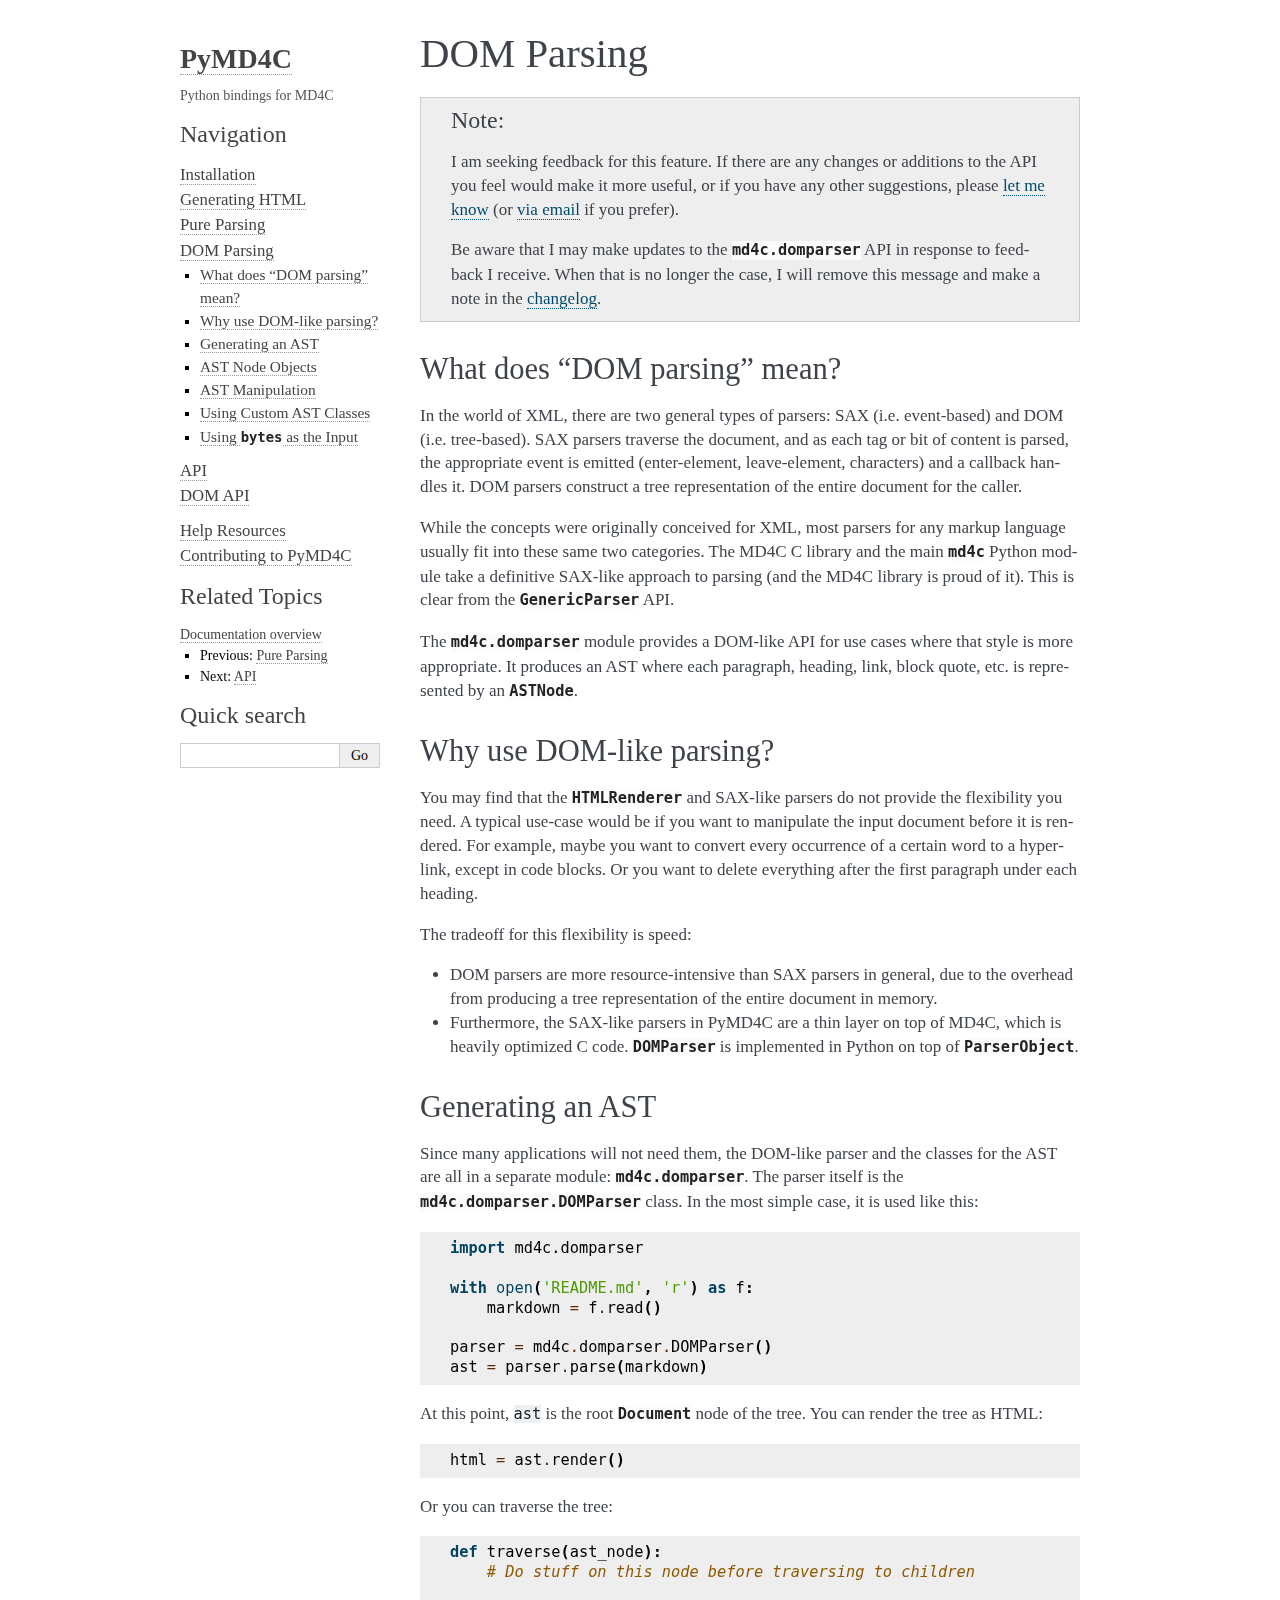
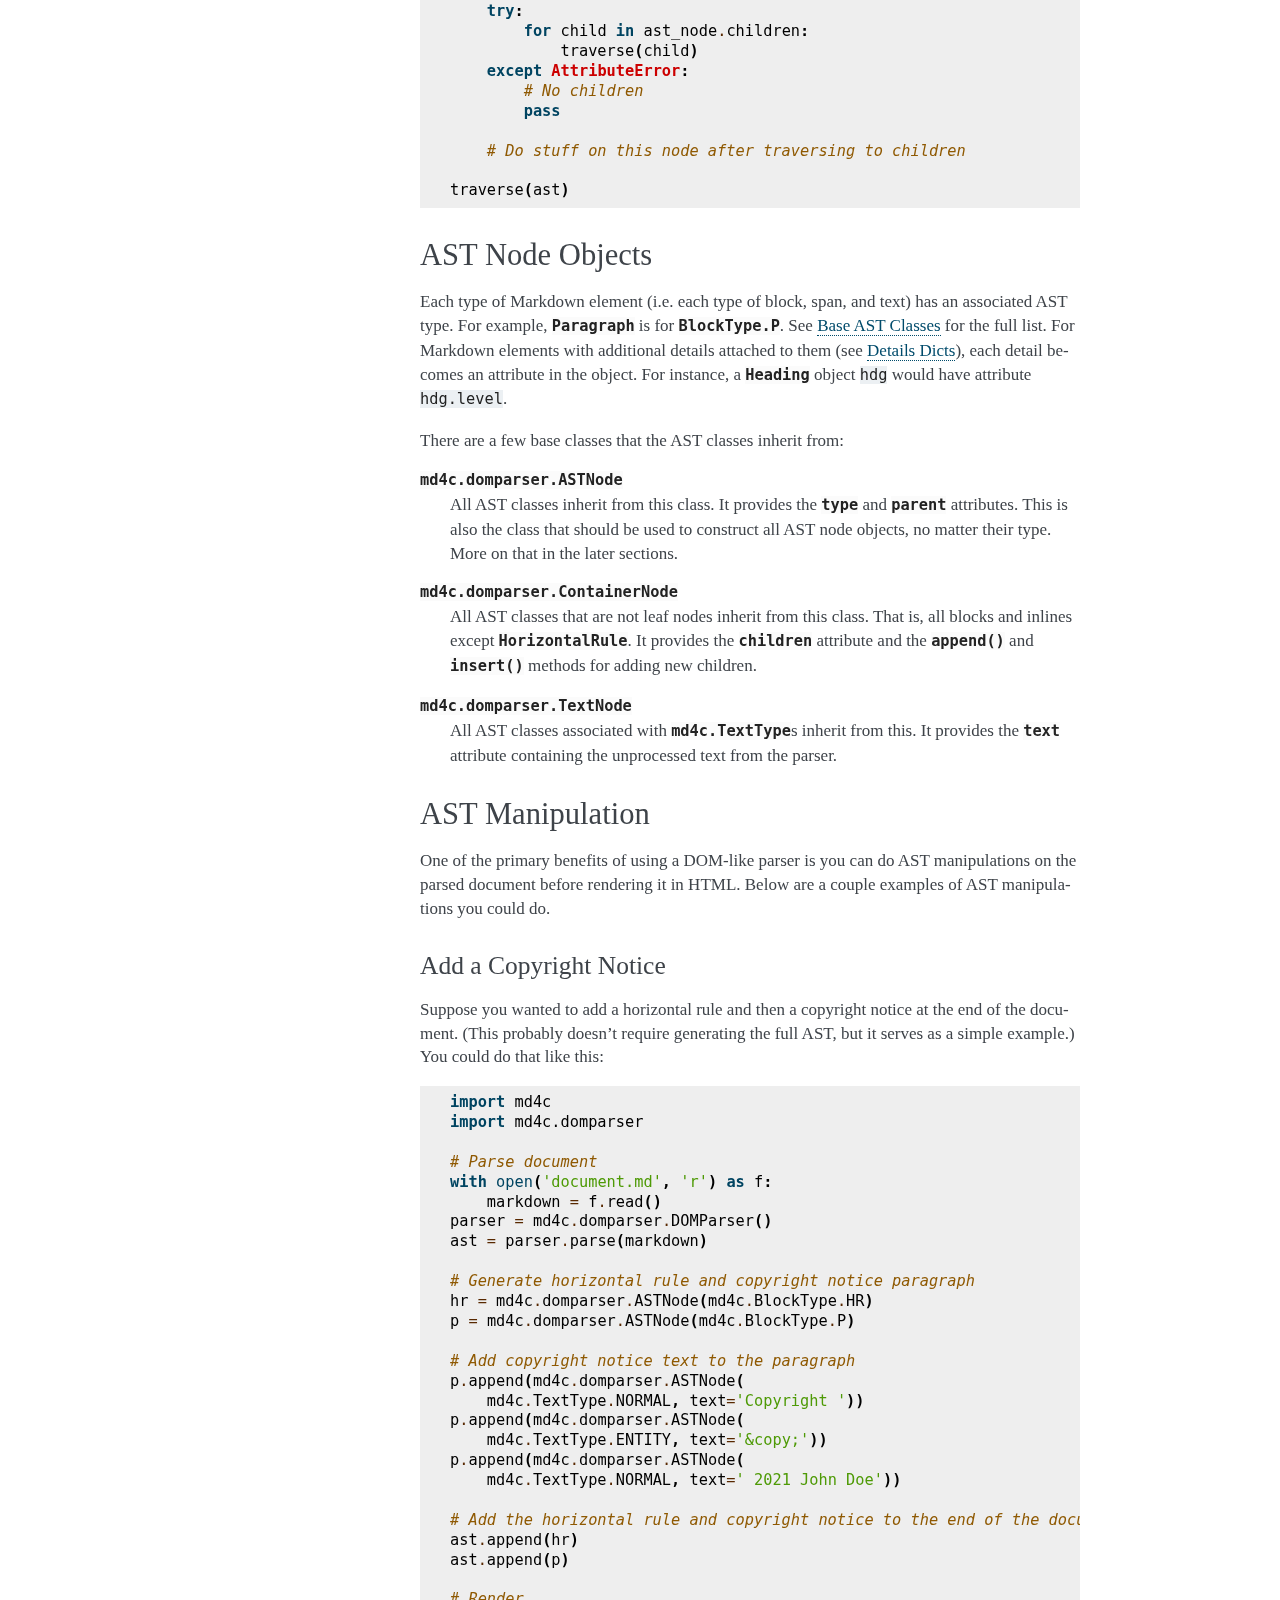
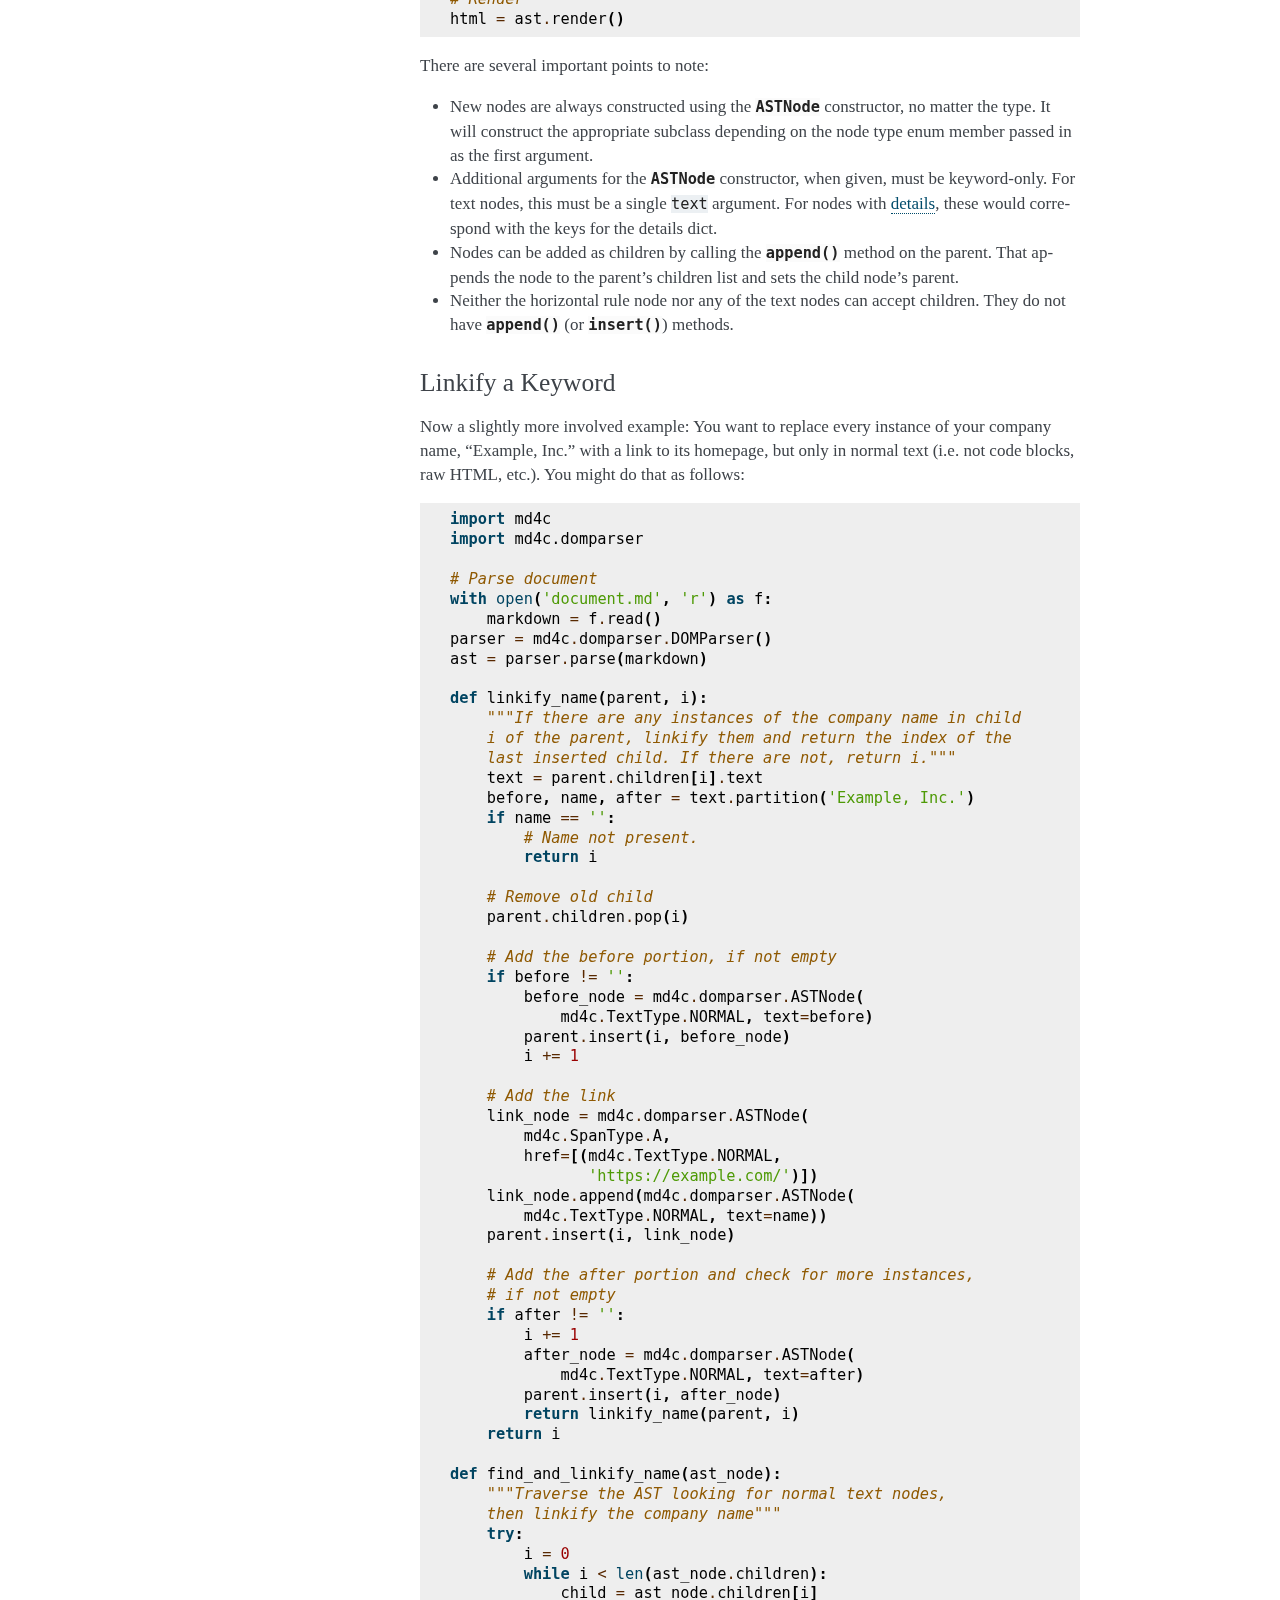
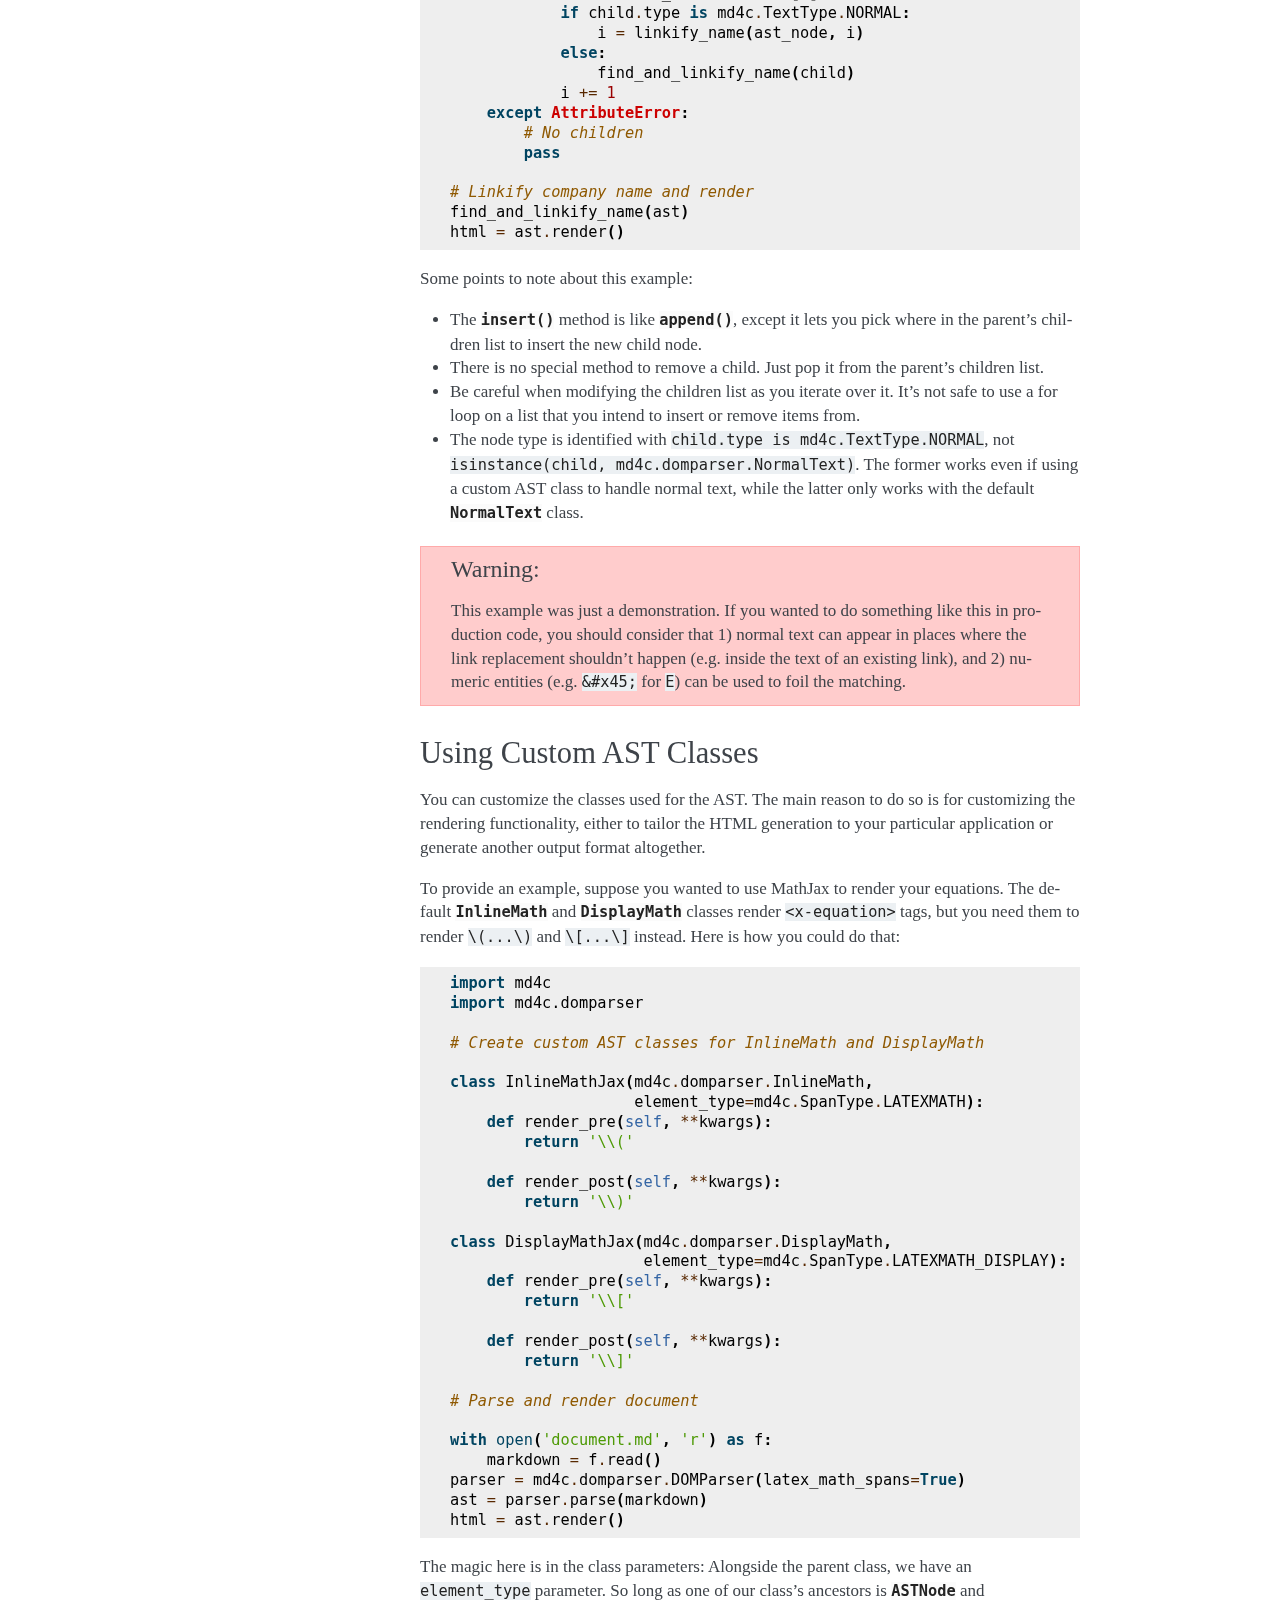
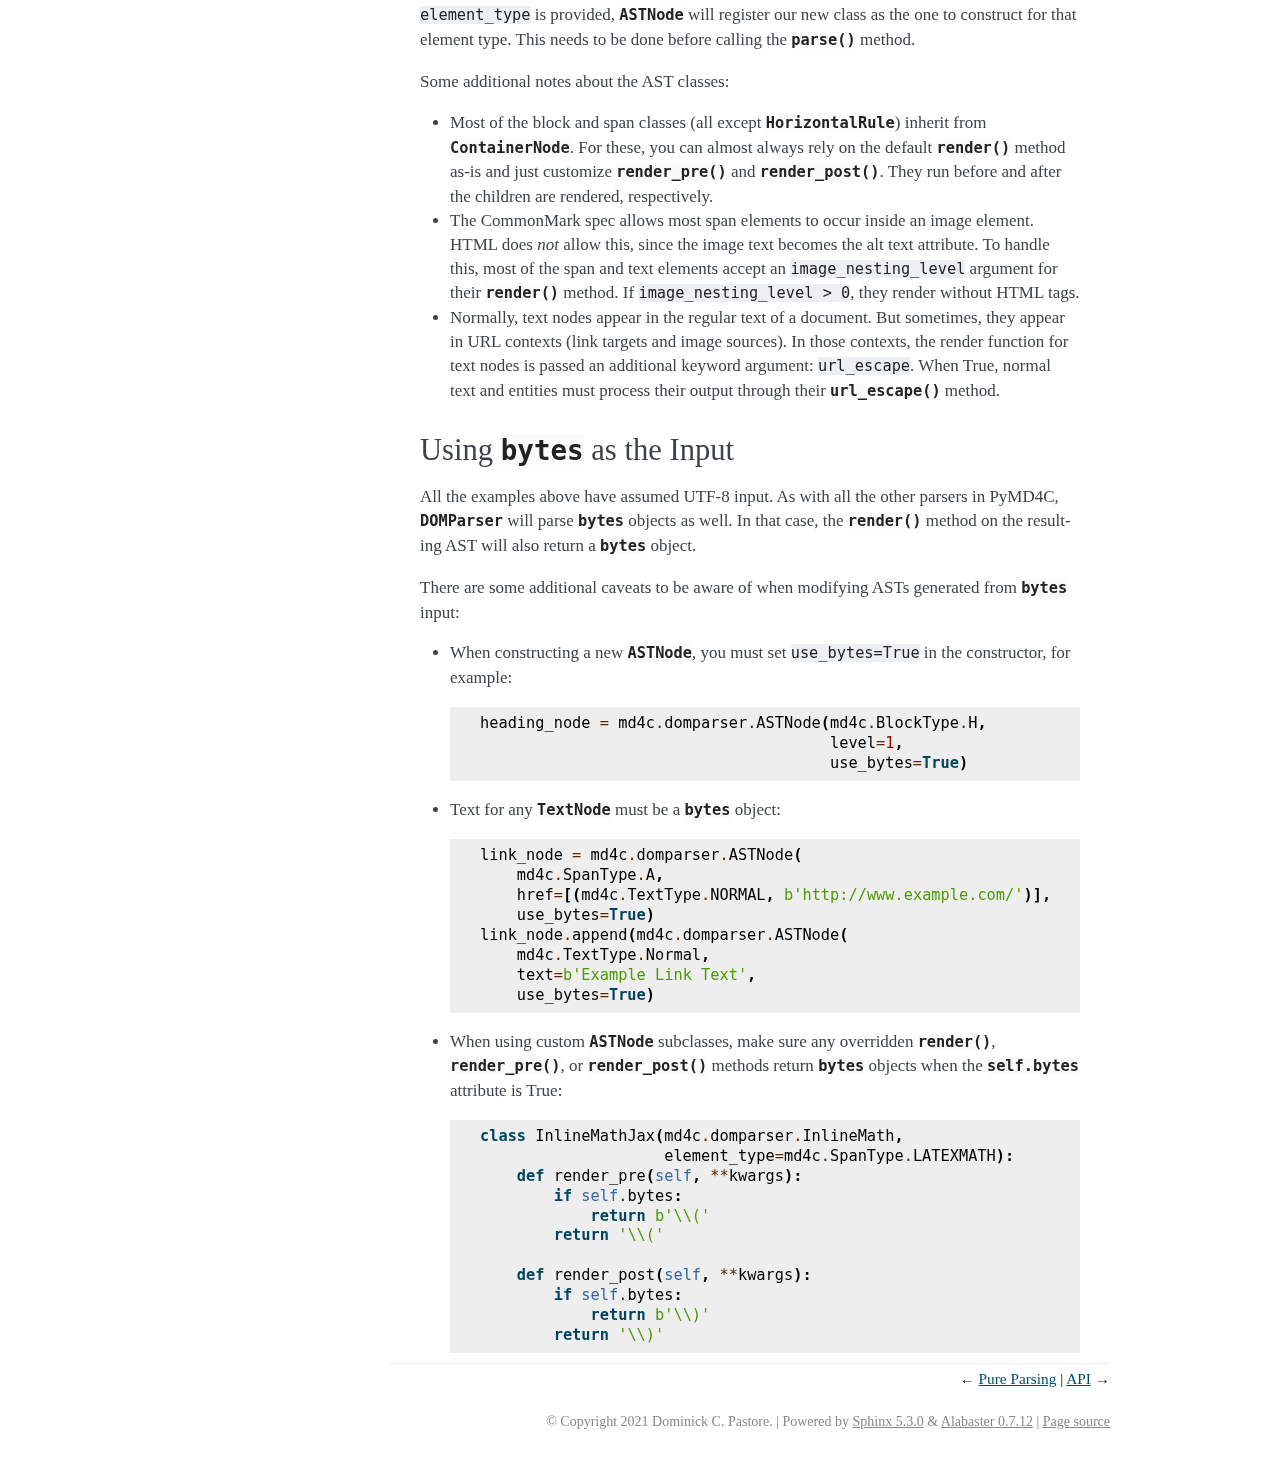
<file: dom_parsing.html>
<!DOCTYPE html>

<html lang="en">
  <head>
    <meta charset="utf-8" />
    <meta name="viewport" content="width=device-width, initial-scale=1.0" /><meta name="generator" content="Docutils 0.19: https://docutils.sourceforge.io/" />

    <title>DOM Parsing &#8212; PyMD4C  documentation</title>
    <link rel="stylesheet" type="text/css" href="_static/pygments.css" />
    <link rel="stylesheet" type="text/css" href="_static/alabaster.css" />
    <script data-url_root="./" id="documentation_options" src="_static/documentation_options.js"></script>
    <script src="_static/jquery.js"></script>
    <script src="_static/underscore.js"></script>
    <script src="_static/_sphinx_javascript_frameworks_compat.js"></script>
    <script src="_static/doctools.js"></script>
    <script src="_static/sphinx_highlight.js"></script>
    <link rel="index" title="Index" href="genindex.html" />
    <link rel="search" title="Search" href="search.html" />
    <link rel="next" title="API" href="api.html" />
    <link rel="prev" title="Pure Parsing" href="pure_parsing.html" />
   
  <link rel="stylesheet" href="_static/custom.css" type="text/css" />
  
  
  <meta name="viewport" content="width=device-width, initial-scale=0.9, maximum-scale=0.9" />

  </head><body>
  <div class="document">
    
      <div class="sphinxsidebar" role="navigation" aria-label="main navigation">
        <div class="sphinxsidebarwrapper">
<h1 class="logo"><a href="index.html">PyMD4C</a></h1>



<p class="blurb">Python bindings for MD4C</p>






<h3>Navigation</h3>
<ul class="current">
<li class="toctree-l1"><a class="reference internal" href="installation.html">Installation</a></li>
<li class="toctree-l1"><a class="reference internal" href="generating_html.html">Generating HTML</a></li>
<li class="toctree-l1"><a class="reference internal" href="pure_parsing.html">Pure Parsing</a></li>
<li class="toctree-l1 current"><a class="current reference internal" href="#">DOM Parsing</a><ul>
<li class="toctree-l2"><a class="reference internal" href="#what-does-dom-parsing-mean">What does “DOM parsing” mean?</a></li>
<li class="toctree-l2"><a class="reference internal" href="#why-use-dom-like-parsing">Why use DOM-like parsing?</a></li>
<li class="toctree-l2"><a class="reference internal" href="#generating-an-ast">Generating an AST</a></li>
<li class="toctree-l2"><a class="reference internal" href="#ast-node-objects">AST Node Objects</a></li>
<li class="toctree-l2"><a class="reference internal" href="#ast-manipulation">AST Manipulation</a></li>
<li class="toctree-l2"><a class="reference internal" href="#using-custom-ast-classes">Using Custom AST Classes</a></li>
<li class="toctree-l2"><a class="reference internal" href="#using-bytes-as-the-input">Using <code class="xref py py-class docutils literal notranslate"><span class="pre">bytes</span></code> as the Input</a></li>
</ul>
</li>
</ul>
<ul>
<li class="toctree-l1"><a class="reference internal" href="api.html">API</a></li>
<li class="toctree-l1"><a class="reference internal" href="dom_api.html">DOM API</a></li>
</ul>
<ul>
<li class="toctree-l1"><a class="reference internal" href="help.html">Help Resources</a></li>
<li class="toctree-l1"><a class="reference internal" href="contributing.html">Contributing to PyMD4C</a></li>
</ul>

<div class="relations">
<h3>Related Topics</h3>
<ul>
  <li><a href="index.html">Documentation overview</a><ul>
      <li>Previous: <a href="pure_parsing.html" title="previous chapter">Pure Parsing</a></li>
      <li>Next: <a href="api.html" title="next chapter">API</a></li>
  </ul></li>
</ul>
</div>
<div id="searchbox" style="display: none" role="search">
  <h3 id="searchlabel">Quick search</h3>
    <div class="searchformwrapper">
    <form class="search" action="search.html" method="get">
      <input type="text" name="q" aria-labelledby="searchlabel" autocomplete="off" autocorrect="off" autocapitalize="off" spellcheck="false"/>
      <input type="submit" value="Go" />
    </form>
    </div>
</div>
<script>document.getElementById('searchbox').style.display = "block"</script>








        </div>
      </div>
      <div class="documentwrapper">
        <div class="bodywrapper">
          

          <div class="body" role="main">
            
  <section id="dom-parsing">
<h1>DOM Parsing<a class="headerlink" href="#dom-parsing" title="Permalink to this heading">¶</a></h1>
<div class="admonition note">
<p class="admonition-title">Note</p>
<p>I am seeking feedback for this feature. If there are any changes or
additions to the API you feel would make it more useful, or if you have any
other suggestions, please <a class="reference external" href="https://github.com/dominickpastore/pymd4c/discussions/categories/general">let me know</a> (or <a class="reference external" href="mailto:pymd4c&#37;&#52;&#48;dcpx&#46;org">via email</a> if you prefer).</p>
<p>Be aware that I may make updates to the <a class="reference internal" href="dom_api.html#module-md4c.domparser" title="md4c.domparser"><code class="xref py py-mod docutils literal notranslate"><span class="pre">md4c.domparser</span></code></a> API in
response to feedback I receive. When that is no longer the case, I will
remove this message and make a note in the <a class="reference external" href="https://github.com/dominickpastore/pymd4c/blob/master/CHANGELOG.md">changelog</a>.</p>
</div>
<section id="what-does-dom-parsing-mean">
<h2>What does “DOM parsing” mean?<a class="headerlink" href="#what-does-dom-parsing-mean" title="Permalink to this heading">¶</a></h2>
<p>In the world of XML, there are two general types of parsers: SAX (i.e.
event-based) and DOM (i.e. tree-based). SAX parsers traverse the document, and
as each tag or bit of content is parsed, the appropriate event is emitted
(enter-element, leave-element, characters) and a callback handles it. DOM
parsers construct a tree representation of the entire document for the caller.</p>
<p>While the concepts were originally conceived for XML, most parsers for any
markup language usually fit into these same two categories. The MD4C C library
and the main <a class="reference internal" href="api.html#module-md4c" title="md4c"><code class="xref py py-mod docutils literal notranslate"><span class="pre">md4c</span></code></a> Python module take a definitive SAX-like approach to
parsing (and the MD4C library is proud of it). This is clear from the
<a class="reference internal" href="api.html#md4c.GenericParser" title="md4c.GenericParser"><code class="xref py py-class docutils literal notranslate"><span class="pre">GenericParser</span></code></a> API.</p>
<p>The <a class="reference internal" href="dom_api.html#module-md4c.domparser" title="md4c.domparser"><code class="xref py py-mod docutils literal notranslate"><span class="pre">md4c.domparser</span></code></a> module provides a DOM-like API for use cases where
that style is more appropriate. It produces an AST where each paragraph,
heading, link, block quote, etc. is represented by an
<a class="reference internal" href="dom_api.html#md4c.domparser.ASTNode" title="md4c.domparser.ASTNode"><code class="xref py py-class docutils literal notranslate"><span class="pre">ASTNode</span></code></a>.</p>
</section>
<section id="why-use-dom-like-parsing">
<h2>Why use DOM-like parsing?<a class="headerlink" href="#why-use-dom-like-parsing" title="Permalink to this heading">¶</a></h2>
<p>You may find that the <a class="reference internal" href="api.html#md4c.HTMLRenderer" title="md4c.HTMLRenderer"><code class="xref py py-class docutils literal notranslate"><span class="pre">HTMLRenderer</span></code></a> and SAX-like parsers do not
provide the flexibility you need. A typical use-case would be if you want to
manipulate the input document before it is rendered. For example, maybe you
want to convert every occurrence of a certain word to a hyperlink, except in
code blocks. Or you want to delete everything after the first paragraph under
each heading.</p>
<p>The tradeoff for this flexibility is speed:</p>
<ul class="simple">
<li><p>DOM parsers are more resource-intensive than SAX parsers in general, due to
the overhead from producing a tree representation of the entire document in
memory.</p></li>
<li><p>Furthermore, the SAX-like parsers in PyMD4C are a thin layer on top of MD4C,
which is heavily optimized C code. <a class="reference internal" href="dom_api.html#md4c.domparser.DOMParser" title="md4c.domparser.DOMParser"><code class="xref py py-class docutils literal notranslate"><span class="pre">DOMParser</span></code></a> is
implemented in Python on top of <a class="reference internal" href="api.html#md4c.ParserObject" title="md4c.ParserObject"><code class="xref py py-class docutils literal notranslate"><span class="pre">ParserObject</span></code></a>.</p></li>
</ul>
</section>
<section id="generating-an-ast">
<h2>Generating an AST<a class="headerlink" href="#generating-an-ast" title="Permalink to this heading">¶</a></h2>
<p>Since many applications will not need them, the DOM-like parser and the classes
for the AST are all in a separate module: <a class="reference internal" href="dom_api.html#module-md4c.domparser" title="md4c.domparser"><code class="xref py py-mod docutils literal notranslate"><span class="pre">md4c.domparser</span></code></a>. The parser
itself is the <a class="reference internal" href="dom_api.html#md4c.domparser.DOMParser" title="md4c.domparser.DOMParser"><code class="xref py py-class docutils literal notranslate"><span class="pre">md4c.domparser.DOMParser</span></code></a> class. In the most simple case,
it is used like this:</p>
<div class="highlight-default notranslate"><div class="highlight"><pre><span></span><span class="kn">import</span> <span class="nn">md4c.domparser</span>

<span class="k">with</span> <span class="nb">open</span><span class="p">(</span><span class="s1">&#39;README.md&#39;</span><span class="p">,</span> <span class="s1">&#39;r&#39;</span><span class="p">)</span> <span class="k">as</span> <span class="n">f</span><span class="p">:</span>
    <span class="n">markdown</span> <span class="o">=</span> <span class="n">f</span><span class="o">.</span><span class="n">read</span><span class="p">()</span>

<span class="n">parser</span> <span class="o">=</span> <span class="n">md4c</span><span class="o">.</span><span class="n">domparser</span><span class="o">.</span><span class="n">DOMParser</span><span class="p">()</span>
<span class="n">ast</span> <span class="o">=</span> <span class="n">parser</span><span class="o">.</span><span class="n">parse</span><span class="p">(</span><span class="n">markdown</span><span class="p">)</span>
</pre></div>
</div>
<p>At this point, <code class="docutils literal notranslate"><span class="pre">ast</span></code> is the root <a class="reference internal" href="dom_api.html#md4c.domparser.Document" title="md4c.domparser.Document"><code class="xref py py-class docutils literal notranslate"><span class="pre">Document</span></code></a> node of
the tree. You can render the tree as HTML:</p>
<div class="highlight-default notranslate"><div class="highlight"><pre><span></span><span class="n">html</span> <span class="o">=</span> <span class="n">ast</span><span class="o">.</span><span class="n">render</span><span class="p">()</span>
</pre></div>
</div>
<p>Or you can traverse the tree:</p>
<div class="highlight-default notranslate"><div class="highlight"><pre><span></span><span class="k">def</span> <span class="nf">traverse</span><span class="p">(</span><span class="n">ast_node</span><span class="p">):</span>
    <span class="c1"># Do stuff on this node before traversing to children</span>

    <span class="k">try</span><span class="p">:</span>
        <span class="k">for</span> <span class="n">child</span> <span class="ow">in</span> <span class="n">ast_node</span><span class="o">.</span><span class="n">children</span><span class="p">:</span>
            <span class="n">traverse</span><span class="p">(</span><span class="n">child</span><span class="p">)</span>
    <span class="k">except</span> <span class="ne">AttributeError</span><span class="p">:</span>
        <span class="c1"># No children</span>
        <span class="k">pass</span>

    <span class="c1"># Do stuff on this node after traversing to children</span>

<span class="n">traverse</span><span class="p">(</span><span class="n">ast</span><span class="p">)</span>
</pre></div>
</div>
</section>
<section id="ast-node-objects">
<h2>AST Node Objects<a class="headerlink" href="#ast-node-objects" title="Permalink to this heading">¶</a></h2>
<p>Each type of Markdown element (i.e. each type of block, span, and text) has an
associated AST type. For example, <a class="reference internal" href="dom_api.html#md4c.domparser.Paragraph" title="md4c.domparser.Paragraph"><code class="xref py py-class docutils literal notranslate"><span class="pre">Paragraph</span></code></a> is for
<a class="reference internal" href="api.html#md4c.BlockType.P" title="md4c.BlockType.P"><code class="xref py py-attr docutils literal notranslate"><span class="pre">BlockType.P</span></code></a>. See <a class="reference internal" href="dom_api.html#astobjs"><span class="std std-ref">Base AST Classes</span></a> for the full list.
For Markdown elements with additional details attached to them (see
<a class="reference internal" href="pure_parsing.html#details"><span class="std std-ref">Details Dicts</span></a>), each detail becomes an attribute in the object. For instance,
a <a class="reference internal" href="dom_api.html#md4c.domparser.Heading" title="md4c.domparser.Heading"><code class="xref py py-class docutils literal notranslate"><span class="pre">Heading</span></code></a> object <code class="docutils literal notranslate"><span class="pre">hdg</span></code> would have attribute
<code class="docutils literal notranslate"><span class="pre">hdg.level</span></code>.</p>
<p>There are a few base classes that the AST classes inherit from:</p>
<dl class="simple">
<dt><a class="reference internal" href="dom_api.html#md4c.domparser.ASTNode" title="md4c.domparser.ASTNode"><code class="xref py py-class docutils literal notranslate"><span class="pre">md4c.domparser.ASTNode</span></code></a></dt><dd><p>All AST classes inherit from this class. It provides the
<a class="reference internal" href="dom_api.html#md4c.domparser.ASTNode.type" title="md4c.domparser.ASTNode.type"><code class="xref py py-attr docutils literal notranslate"><span class="pre">type</span></code></a> and
<a class="reference internal" href="dom_api.html#md4c.domparser.ASTNode.parent" title="md4c.domparser.ASTNode.parent"><code class="xref py py-attr docutils literal notranslate"><span class="pre">parent</span></code></a> attributes. This is also the class
that should be used to construct all AST node objects, no matter their type.
More on that in the later sections.</p>
</dd>
<dt><a class="reference internal" href="dom_api.html#md4c.domparser.ContainerNode" title="md4c.domparser.ContainerNode"><code class="xref py py-class docutils literal notranslate"><span class="pre">md4c.domparser.ContainerNode</span></code></a></dt><dd><p>All AST classes that are not leaf nodes inherit from this class. That is,
all blocks and inlines except <a class="reference internal" href="dom_api.html#md4c.domparser.HorizontalRule" title="md4c.domparser.HorizontalRule"><code class="xref py py-class docutils literal notranslate"><span class="pre">HorizontalRule</span></code></a>. It
provides the <a class="reference internal" href="dom_api.html#md4c.domparser.ContainerNode.children" title="md4c.domparser.ContainerNode.children"><code class="xref py py-attr docutils literal notranslate"><span class="pre">children</span></code></a> attribute and
the <a class="reference internal" href="dom_api.html#md4c.domparser.ContainerNode.append" title="md4c.domparser.ContainerNode.append"><code class="xref py py-meth docutils literal notranslate"><span class="pre">append()</span></code></a> and
<a class="reference internal" href="dom_api.html#md4c.domparser.ContainerNode.insert" title="md4c.domparser.ContainerNode.insert"><code class="xref py py-meth docutils literal notranslate"><span class="pre">insert()</span></code></a> methods for adding new children.</p>
</dd>
<dt><a class="reference internal" href="dom_api.html#md4c.domparser.TextNode" title="md4c.domparser.TextNode"><code class="xref py py-class docutils literal notranslate"><span class="pre">md4c.domparser.TextNode</span></code></a></dt><dd><p>All AST classes associated with <a class="reference internal" href="api.html#md4c.TextType" title="md4c.TextType"><code class="xref py py-class docutils literal notranslate"><span class="pre">md4c.TextType</span></code></a>s inherit from this.
It provides the <a class="reference internal" href="dom_api.html#md4c.domparser.TextNode.text" title="md4c.domparser.TextNode.text"><code class="xref py py-attr docutils literal notranslate"><span class="pre">text</span></code></a> attribute containing
the unprocessed text from the parser.</p>
</dd>
</dl>
</section>
<section id="ast-manipulation">
<h2>AST Manipulation<a class="headerlink" href="#ast-manipulation" title="Permalink to this heading">¶</a></h2>
<p>One of the primary benefits of using a DOM-like parser is you can do AST
manipulations on the parsed document before rendering it in HTML. Below are a
couple examples of AST manipulations you could do.</p>
<section id="add-a-copyright-notice">
<h3>Add a Copyright Notice<a class="headerlink" href="#add-a-copyright-notice" title="Permalink to this heading">¶</a></h3>
<p>Suppose you wanted to add a horizontal rule and then a copyright notice at the
end of the document. (This probably doesn’t require generating the full AST,
but it serves as a simple example.) You could do that like this:</p>
<div class="highlight-default notranslate"><div class="highlight"><pre><span></span><span class="kn">import</span> <span class="nn">md4c</span>
<span class="kn">import</span> <span class="nn">md4c.domparser</span>

<span class="c1"># Parse document</span>
<span class="k">with</span> <span class="nb">open</span><span class="p">(</span><span class="s1">&#39;document.md&#39;</span><span class="p">,</span> <span class="s1">&#39;r&#39;</span><span class="p">)</span> <span class="k">as</span> <span class="n">f</span><span class="p">:</span>
    <span class="n">markdown</span> <span class="o">=</span> <span class="n">f</span><span class="o">.</span><span class="n">read</span><span class="p">()</span>
<span class="n">parser</span> <span class="o">=</span> <span class="n">md4c</span><span class="o">.</span><span class="n">domparser</span><span class="o">.</span><span class="n">DOMParser</span><span class="p">()</span>
<span class="n">ast</span> <span class="o">=</span> <span class="n">parser</span><span class="o">.</span><span class="n">parse</span><span class="p">(</span><span class="n">markdown</span><span class="p">)</span>

<span class="c1"># Generate horizontal rule and copyright notice paragraph</span>
<span class="n">hr</span> <span class="o">=</span> <span class="n">md4c</span><span class="o">.</span><span class="n">domparser</span><span class="o">.</span><span class="n">ASTNode</span><span class="p">(</span><span class="n">md4c</span><span class="o">.</span><span class="n">BlockType</span><span class="o">.</span><span class="n">HR</span><span class="p">)</span>
<span class="n">p</span> <span class="o">=</span> <span class="n">md4c</span><span class="o">.</span><span class="n">domparser</span><span class="o">.</span><span class="n">ASTNode</span><span class="p">(</span><span class="n">md4c</span><span class="o">.</span><span class="n">BlockType</span><span class="o">.</span><span class="n">P</span><span class="p">)</span>

<span class="c1"># Add copyright notice text to the paragraph</span>
<span class="n">p</span><span class="o">.</span><span class="n">append</span><span class="p">(</span><span class="n">md4c</span><span class="o">.</span><span class="n">domparser</span><span class="o">.</span><span class="n">ASTNode</span><span class="p">(</span>
    <span class="n">md4c</span><span class="o">.</span><span class="n">TextType</span><span class="o">.</span><span class="n">NORMAL</span><span class="p">,</span> <span class="n">text</span><span class="o">=</span><span class="s1">&#39;Copyright &#39;</span><span class="p">))</span>
<span class="n">p</span><span class="o">.</span><span class="n">append</span><span class="p">(</span><span class="n">md4c</span><span class="o">.</span><span class="n">domparser</span><span class="o">.</span><span class="n">ASTNode</span><span class="p">(</span>
    <span class="n">md4c</span><span class="o">.</span><span class="n">TextType</span><span class="o">.</span><span class="n">ENTITY</span><span class="p">,</span> <span class="n">text</span><span class="o">=</span><span class="s1">&#39;&amp;copy;&#39;</span><span class="p">))</span>
<span class="n">p</span><span class="o">.</span><span class="n">append</span><span class="p">(</span><span class="n">md4c</span><span class="o">.</span><span class="n">domparser</span><span class="o">.</span><span class="n">ASTNode</span><span class="p">(</span>
    <span class="n">md4c</span><span class="o">.</span><span class="n">TextType</span><span class="o">.</span><span class="n">NORMAL</span><span class="p">,</span> <span class="n">text</span><span class="o">=</span><span class="s1">&#39; 2021 John Doe&#39;</span><span class="p">))</span>

<span class="c1"># Add the horizontal rule and copyright notice to the end of the document</span>
<span class="n">ast</span><span class="o">.</span><span class="n">append</span><span class="p">(</span><span class="n">hr</span><span class="p">)</span>
<span class="n">ast</span><span class="o">.</span><span class="n">append</span><span class="p">(</span><span class="n">p</span><span class="p">)</span>

<span class="c1"># Render</span>
<span class="n">html</span> <span class="o">=</span> <span class="n">ast</span><span class="o">.</span><span class="n">render</span><span class="p">()</span>
</pre></div>
</div>
<p>There are several important points to note:</p>
<ul class="simple">
<li><p>New nodes are always constructed using the <a class="reference internal" href="dom_api.html#md4c.domparser.ASTNode" title="md4c.domparser.ASTNode"><code class="xref py py-class docutils literal notranslate"><span class="pre">ASTNode</span></code></a>
constructor, no matter the type. It will construct the appropriate subclass
depending on the node type enum member passed in as the first argument.</p></li>
<li><p>Additional arguments for the <a class="reference internal" href="dom_api.html#md4c.domparser.ASTNode" title="md4c.domparser.ASTNode"><code class="xref py py-class docutils literal notranslate"><span class="pre">ASTNode</span></code></a> constructor,
when given, must be keyword-only. For text nodes, this must be a single
<code class="docutils literal notranslate"><span class="pre">text</span></code> argument. For nodes with <a class="reference internal" href="pure_parsing.html#details"><span class="std std-ref">details</span></a>, these would
correspond with the keys for the details dict.</p></li>
<li><p>Nodes can be added as children by calling the
<a class="reference internal" href="dom_api.html#md4c.domparser.ContainerNode.append" title="md4c.domparser.ContainerNode.append"><code class="xref py py-meth docutils literal notranslate"><span class="pre">append()</span></code></a> method on the parent. That
appends the node to the parent’s children list and sets the child node’s
parent.</p></li>
<li><p>Neither the horizontal rule node nor any of the text nodes can accept
children. They do not have <a class="reference internal" href="dom_api.html#md4c.domparser.ContainerNode.append" title="md4c.domparser.ContainerNode.append"><code class="xref py py-meth docutils literal notranslate"><span class="pre">append()</span></code></a> (or
<a class="reference internal" href="dom_api.html#md4c.domparser.ContainerNode.insert" title="md4c.domparser.ContainerNode.insert"><code class="xref py py-meth docutils literal notranslate"><span class="pre">insert()</span></code></a>) methods.</p></li>
</ul>
</section>
<section id="linkify-a-keyword">
<h3>Linkify a Keyword<a class="headerlink" href="#linkify-a-keyword" title="Permalink to this heading">¶</a></h3>
<p>Now a slightly more involved example: You want to replace every instance of
your company name, “Example, Inc.” with a link to its homepage, but only in
normal text (i.e. not code blocks, raw HTML, etc.). You might do that as
follows:</p>
<div class="highlight-default notranslate"><div class="highlight"><pre><span></span><span class="kn">import</span> <span class="nn">md4c</span>
<span class="kn">import</span> <span class="nn">md4c.domparser</span>

<span class="c1"># Parse document</span>
<span class="k">with</span> <span class="nb">open</span><span class="p">(</span><span class="s1">&#39;document.md&#39;</span><span class="p">,</span> <span class="s1">&#39;r&#39;</span><span class="p">)</span> <span class="k">as</span> <span class="n">f</span><span class="p">:</span>
    <span class="n">markdown</span> <span class="o">=</span> <span class="n">f</span><span class="o">.</span><span class="n">read</span><span class="p">()</span>
<span class="n">parser</span> <span class="o">=</span> <span class="n">md4c</span><span class="o">.</span><span class="n">domparser</span><span class="o">.</span><span class="n">DOMParser</span><span class="p">()</span>
<span class="n">ast</span> <span class="o">=</span> <span class="n">parser</span><span class="o">.</span><span class="n">parse</span><span class="p">(</span><span class="n">markdown</span><span class="p">)</span>

<span class="k">def</span> <span class="nf">linkify_name</span><span class="p">(</span><span class="n">parent</span><span class="p">,</span> <span class="n">i</span><span class="p">):</span>
    <span class="sd">&quot;&quot;&quot;If there are any instances of the company name in child</span>
<span class="sd">    i of the parent, linkify them and return the index of the</span>
<span class="sd">    last inserted child. If there are not, return i.&quot;&quot;&quot;</span>
    <span class="n">text</span> <span class="o">=</span> <span class="n">parent</span><span class="o">.</span><span class="n">children</span><span class="p">[</span><span class="n">i</span><span class="p">]</span><span class="o">.</span><span class="n">text</span>
    <span class="n">before</span><span class="p">,</span> <span class="n">name</span><span class="p">,</span> <span class="n">after</span> <span class="o">=</span> <span class="n">text</span><span class="o">.</span><span class="n">partition</span><span class="p">(</span><span class="s1">&#39;Example, Inc.&#39;</span><span class="p">)</span>
    <span class="k">if</span> <span class="n">name</span> <span class="o">==</span> <span class="s1">&#39;&#39;</span><span class="p">:</span>
        <span class="c1"># Name not present.</span>
        <span class="k">return</span> <span class="n">i</span>

    <span class="c1"># Remove old child</span>
    <span class="n">parent</span><span class="o">.</span><span class="n">children</span><span class="o">.</span><span class="n">pop</span><span class="p">(</span><span class="n">i</span><span class="p">)</span>

    <span class="c1"># Add the before portion, if not empty</span>
    <span class="k">if</span> <span class="n">before</span> <span class="o">!=</span> <span class="s1">&#39;&#39;</span><span class="p">:</span>
        <span class="n">before_node</span> <span class="o">=</span> <span class="n">md4c</span><span class="o">.</span><span class="n">domparser</span><span class="o">.</span><span class="n">ASTNode</span><span class="p">(</span>
            <span class="n">md4c</span><span class="o">.</span><span class="n">TextType</span><span class="o">.</span><span class="n">NORMAL</span><span class="p">,</span> <span class="n">text</span><span class="o">=</span><span class="n">before</span><span class="p">)</span>
        <span class="n">parent</span><span class="o">.</span><span class="n">insert</span><span class="p">(</span><span class="n">i</span><span class="p">,</span> <span class="n">before_node</span><span class="p">)</span>
        <span class="n">i</span> <span class="o">+=</span> <span class="mi">1</span>

    <span class="c1"># Add the link</span>
    <span class="n">link_node</span> <span class="o">=</span> <span class="n">md4c</span><span class="o">.</span><span class="n">domparser</span><span class="o">.</span><span class="n">ASTNode</span><span class="p">(</span>
        <span class="n">md4c</span><span class="o">.</span><span class="n">SpanType</span><span class="o">.</span><span class="n">A</span><span class="p">,</span>
        <span class="n">href</span><span class="o">=</span><span class="p">[(</span><span class="n">md4c</span><span class="o">.</span><span class="n">TextType</span><span class="o">.</span><span class="n">NORMAL</span><span class="p">,</span>
               <span class="s1">&#39;https://example.com/&#39;</span><span class="p">)])</span>
    <span class="n">link_node</span><span class="o">.</span><span class="n">append</span><span class="p">(</span><span class="n">md4c</span><span class="o">.</span><span class="n">domparser</span><span class="o">.</span><span class="n">ASTNode</span><span class="p">(</span>
        <span class="n">md4c</span><span class="o">.</span><span class="n">TextType</span><span class="o">.</span><span class="n">NORMAL</span><span class="p">,</span> <span class="n">text</span><span class="o">=</span><span class="n">name</span><span class="p">))</span>
    <span class="n">parent</span><span class="o">.</span><span class="n">insert</span><span class="p">(</span><span class="n">i</span><span class="p">,</span> <span class="n">link_node</span><span class="p">)</span>

    <span class="c1"># Add the after portion and check for more instances,</span>
    <span class="c1"># if not empty</span>
    <span class="k">if</span> <span class="n">after</span> <span class="o">!=</span> <span class="s1">&#39;&#39;</span><span class="p">:</span>
        <span class="n">i</span> <span class="o">+=</span> <span class="mi">1</span>
        <span class="n">after_node</span> <span class="o">=</span> <span class="n">md4c</span><span class="o">.</span><span class="n">domparser</span><span class="o">.</span><span class="n">ASTNode</span><span class="p">(</span>
            <span class="n">md4c</span><span class="o">.</span><span class="n">TextType</span><span class="o">.</span><span class="n">NORMAL</span><span class="p">,</span> <span class="n">text</span><span class="o">=</span><span class="n">after</span><span class="p">)</span>
        <span class="n">parent</span><span class="o">.</span><span class="n">insert</span><span class="p">(</span><span class="n">i</span><span class="p">,</span> <span class="n">after_node</span><span class="p">)</span>
        <span class="k">return</span> <span class="n">linkify_name</span><span class="p">(</span><span class="n">parent</span><span class="p">,</span> <span class="n">i</span><span class="p">)</span>
    <span class="k">return</span> <span class="n">i</span>

<span class="k">def</span> <span class="nf">find_and_linkify_name</span><span class="p">(</span><span class="n">ast_node</span><span class="p">):</span>
    <span class="sd">&quot;&quot;&quot;Traverse the AST looking for normal text nodes,</span>
<span class="sd">    then linkify the company name&quot;&quot;&quot;</span>
    <span class="k">try</span><span class="p">:</span>
        <span class="n">i</span> <span class="o">=</span> <span class="mi">0</span>
        <span class="k">while</span> <span class="n">i</span> <span class="o">&lt;</span> <span class="nb">len</span><span class="p">(</span><span class="n">ast_node</span><span class="o">.</span><span class="n">children</span><span class="p">):</span>
            <span class="n">child</span> <span class="o">=</span> <span class="n">ast_node</span><span class="o">.</span><span class="n">children</span><span class="p">[</span><span class="n">i</span><span class="p">]</span>
            <span class="k">if</span> <span class="n">child</span><span class="o">.</span><span class="n">type</span> <span class="ow">is</span> <span class="n">md4c</span><span class="o">.</span><span class="n">TextType</span><span class="o">.</span><span class="n">NORMAL</span><span class="p">:</span>
                <span class="n">i</span> <span class="o">=</span> <span class="n">linkify_name</span><span class="p">(</span><span class="n">ast_node</span><span class="p">,</span> <span class="n">i</span><span class="p">)</span>
            <span class="k">else</span><span class="p">:</span>
                <span class="n">find_and_linkify_name</span><span class="p">(</span><span class="n">child</span><span class="p">)</span>
            <span class="n">i</span> <span class="o">+=</span> <span class="mi">1</span>
    <span class="k">except</span> <span class="ne">AttributeError</span><span class="p">:</span>
        <span class="c1"># No children</span>
        <span class="k">pass</span>

<span class="c1"># Linkify company name and render</span>
<span class="n">find_and_linkify_name</span><span class="p">(</span><span class="n">ast</span><span class="p">)</span>
<span class="n">html</span> <span class="o">=</span> <span class="n">ast</span><span class="o">.</span><span class="n">render</span><span class="p">()</span>
</pre></div>
</div>
<p>Some points to note about this example:</p>
<ul class="simple">
<li><p>The <a class="reference internal" href="dom_api.html#md4c.domparser.ContainerNode.insert" title="md4c.domparser.ContainerNode.insert"><code class="xref py py-meth docutils literal notranslate"><span class="pre">insert()</span></code></a> method is like
<a class="reference internal" href="dom_api.html#md4c.domparser.ContainerNode.append" title="md4c.domparser.ContainerNode.append"><code class="xref py py-meth docutils literal notranslate"><span class="pre">append()</span></code></a>, except it lets you pick where
in the parent’s children list to insert the new child node.</p></li>
<li><p>There is no special method to remove a child. Just pop it from the parent’s
children list.</p></li>
<li><p>Be careful when modifying the children list as you iterate over it. It’s not
safe to use a for loop on a list that you intend to insert or remove items
from.</p></li>
<li><p>The node type is identified with <code class="docutils literal notranslate"><span class="pre">child.type</span> <span class="pre">is</span> <span class="pre">md4c.TextType.NORMAL</span></code>, not
<code class="docutils literal notranslate"><span class="pre">isinstance(child,</span> <span class="pre">md4c.domparser.NormalText)</span></code>. The former works even if
using a custom AST class to handle normal text, while the latter only works
with the default <a class="reference internal" href="dom_api.html#md4c.domparser.NormalText" title="md4c.domparser.NormalText"><code class="xref py py-class docutils literal notranslate"><span class="pre">NormalText</span></code></a> class.</p></li>
</ul>
<div class="admonition warning">
<p class="admonition-title">Warning</p>
<p>This example was just a demonstration. If you wanted to do something like
this in production code, you should consider that 1) normal text can appear
in places where the link replacement shouldn’t happen (e.g. inside the text
of an existing link), and 2) numeric entities (e.g. <code class="docutils literal notranslate"><span class="pre">&amp;#x45;</span></code> for <code class="docutils literal notranslate"><span class="pre">E</span></code>) can
be used to foil the matching.</p>
</div>
</section>
</section>
<section id="using-custom-ast-classes">
<h2>Using Custom AST Classes<a class="headerlink" href="#using-custom-ast-classes" title="Permalink to this heading">¶</a></h2>
<p>You can customize the classes used for the AST. The main reason to do so is for
customizing the rendering functionality, either to tailor the HTML generation
to your particular application or generate another output format altogether.</p>
<p>To provide an example, suppose you wanted to use MathJax to render your
equations. The default <a class="reference internal" href="dom_api.html#md4c.domparser.InlineMath" title="md4c.domparser.InlineMath"><code class="xref py py-class docutils literal notranslate"><span class="pre">InlineMath</span></code></a> and
<a class="reference internal" href="dom_api.html#md4c.domparser.DisplayMath" title="md4c.domparser.DisplayMath"><code class="xref py py-class docutils literal notranslate"><span class="pre">DisplayMath</span></code></a> classes render <code class="docutils literal notranslate"><span class="pre">&lt;x-equation&gt;</span></code> tags, but
you need them to render <code class="docutils literal notranslate"><span class="pre">\(...\)</span></code> and <code class="docutils literal notranslate"><span class="pre">\[...\]</span></code> instead. Here is how you
could do that:</p>
<div class="highlight-default notranslate"><div class="highlight"><pre><span></span><span class="kn">import</span> <span class="nn">md4c</span>
<span class="kn">import</span> <span class="nn">md4c.domparser</span>

<span class="c1"># Create custom AST classes for InlineMath and DisplayMath</span>

<span class="k">class</span> <span class="nc">InlineMathJax</span><span class="p">(</span><span class="n">md4c</span><span class="o">.</span><span class="n">domparser</span><span class="o">.</span><span class="n">InlineMath</span><span class="p">,</span>
                    <span class="n">element_type</span><span class="o">=</span><span class="n">md4c</span><span class="o">.</span><span class="n">SpanType</span><span class="o">.</span><span class="n">LATEXMATH</span><span class="p">):</span>
    <span class="k">def</span> <span class="nf">render_pre</span><span class="p">(</span><span class="bp">self</span><span class="p">,</span> <span class="o">**</span><span class="n">kwargs</span><span class="p">):</span>
        <span class="k">return</span> <span class="s1">&#39;</span><span class="se">\\</span><span class="s1">(&#39;</span>

    <span class="k">def</span> <span class="nf">render_post</span><span class="p">(</span><span class="bp">self</span><span class="p">,</span> <span class="o">**</span><span class="n">kwargs</span><span class="p">):</span>
        <span class="k">return</span> <span class="s1">&#39;</span><span class="se">\\</span><span class="s1">)&#39;</span>

<span class="k">class</span> <span class="nc">DisplayMathJax</span><span class="p">(</span><span class="n">md4c</span><span class="o">.</span><span class="n">domparser</span><span class="o">.</span><span class="n">DisplayMath</span><span class="p">,</span>
                     <span class="n">element_type</span><span class="o">=</span><span class="n">md4c</span><span class="o">.</span><span class="n">SpanType</span><span class="o">.</span><span class="n">LATEXMATH_DISPLAY</span><span class="p">):</span>
    <span class="k">def</span> <span class="nf">render_pre</span><span class="p">(</span><span class="bp">self</span><span class="p">,</span> <span class="o">**</span><span class="n">kwargs</span><span class="p">):</span>
        <span class="k">return</span> <span class="s1">&#39;</span><span class="se">\\</span><span class="s1">[&#39;</span>

    <span class="k">def</span> <span class="nf">render_post</span><span class="p">(</span><span class="bp">self</span><span class="p">,</span> <span class="o">**</span><span class="n">kwargs</span><span class="p">):</span>
        <span class="k">return</span> <span class="s1">&#39;</span><span class="se">\\</span><span class="s1">]&#39;</span>

<span class="c1"># Parse and render document</span>

<span class="k">with</span> <span class="nb">open</span><span class="p">(</span><span class="s1">&#39;document.md&#39;</span><span class="p">,</span> <span class="s1">&#39;r&#39;</span><span class="p">)</span> <span class="k">as</span> <span class="n">f</span><span class="p">:</span>
    <span class="n">markdown</span> <span class="o">=</span> <span class="n">f</span><span class="o">.</span><span class="n">read</span><span class="p">()</span>
<span class="n">parser</span> <span class="o">=</span> <span class="n">md4c</span><span class="o">.</span><span class="n">domparser</span><span class="o">.</span><span class="n">DOMParser</span><span class="p">(</span><span class="n">latex_math_spans</span><span class="o">=</span><span class="kc">True</span><span class="p">)</span>
<span class="n">ast</span> <span class="o">=</span> <span class="n">parser</span><span class="o">.</span><span class="n">parse</span><span class="p">(</span><span class="n">markdown</span><span class="p">)</span>
<span class="n">html</span> <span class="o">=</span> <span class="n">ast</span><span class="o">.</span><span class="n">render</span><span class="p">()</span>
</pre></div>
</div>
<p>The magic here is in the class parameters: Alongside the parent class, we have
an <code class="docutils literal notranslate"><span class="pre">element_type</span></code> parameter. So long as one of our class’s ancestors is
<a class="reference internal" href="dom_api.html#md4c.domparser.ASTNode" title="md4c.domparser.ASTNode"><code class="xref py py-class docutils literal notranslate"><span class="pre">ASTNode</span></code></a> and <code class="docutils literal notranslate"><span class="pre">element_type</span></code> is provided,
<a class="reference internal" href="dom_api.html#md4c.domparser.ASTNode" title="md4c.domparser.ASTNode"><code class="xref py py-class docutils literal notranslate"><span class="pre">ASTNode</span></code></a> will register our new class as the one to
construct for that element type. This needs to be done before calling the
<a class="reference internal" href="dom_api.html#md4c.domparser.DOMParser.parse" title="md4c.domparser.DOMParser.parse"><code class="xref py py-meth docutils literal notranslate"><span class="pre">parse()</span></code></a> method.</p>
<p>Some additional notes about the AST classes:</p>
<ul class="simple">
<li><p>Most of the block and span classes (all except
<a class="reference internal" href="dom_api.html#md4c.domparser.HorizontalRule" title="md4c.domparser.HorizontalRule"><code class="xref py py-class docutils literal notranslate"><span class="pre">HorizontalRule</span></code></a>) inherit from
<a class="reference internal" href="dom_api.html#md4c.domparser.ContainerNode" title="md4c.domparser.ContainerNode"><code class="xref py py-class docutils literal notranslate"><span class="pre">ContainerNode</span></code></a>. For these, you can almost always rely
on the default <a class="reference internal" href="dom_api.html#md4c.domparser.ContainerNode.render" title="md4c.domparser.ContainerNode.render"><code class="xref py py-meth docutils literal notranslate"><span class="pre">render()</span></code></a> method as-is and
just customize <a class="reference internal" href="dom_api.html#md4c.domparser.ContainerNode.render_pre" title="md4c.domparser.ContainerNode.render_pre"><code class="xref py py-meth docutils literal notranslate"><span class="pre">render_pre()</span></code></a> and
<a class="reference internal" href="dom_api.html#md4c.domparser.ContainerNode.render_post" title="md4c.domparser.ContainerNode.render_post"><code class="xref py py-meth docutils literal notranslate"><span class="pre">render_post()</span></code></a>. They run before and after
the children are rendered, respectively.</p></li>
<li><p>The CommonMark spec allows most span elements to occur inside an image
element. HTML does <em>not</em> allow this, since the image text becomes the alt
text attribute. To handle this, most of the span and text elements accept an
<code class="docutils literal notranslate"><span class="pre">image_nesting_level</span></code> argument for their
<a class="reference internal" href="dom_api.html#md4c.domparser.ASTNode.render" title="md4c.domparser.ASTNode.render"><code class="xref py py-meth docutils literal notranslate"><span class="pre">render()</span></code></a> method. If <code class="docutils literal notranslate"><span class="pre">image_nesting_level</span> <span class="pre">&gt;</span>
<span class="pre">0</span></code>, they render without HTML tags.</p></li>
<li><p>Normally, text nodes appear in the regular text of a document. But sometimes,
they appear in URL contexts (link targets and image sources). In those
contexts, the render function for text nodes is passed an additional keyword
argument: <code class="docutils literal notranslate"><span class="pre">url_escape</span></code>. When True, normal text and entities must process
their output through their <a class="reference internal" href="dom_api.html#md4c.domparser.TextNode.url_escape" title="md4c.domparser.TextNode.url_escape"><code class="xref py py-meth docutils literal notranslate"><span class="pre">url_escape()</span></code></a>
method.</p></li>
</ul>
</section>
<section id="using-bytes-as-the-input">
<h2>Using <code class="xref py py-class docutils literal notranslate"><span class="pre">bytes</span></code> as the Input<a class="headerlink" href="#using-bytes-as-the-input" title="Permalink to this heading">¶</a></h2>
<p>All the examples above have assumed UTF-8 input. As with all the other parsers
in PyMD4C, <a class="reference internal" href="dom_api.html#md4c.domparser.DOMParser" title="md4c.domparser.DOMParser"><code class="xref py py-class docutils literal notranslate"><span class="pre">DOMParser</span></code></a> will parse <code class="xref py py-class docutils literal notranslate"><span class="pre">bytes</span></code> objects
as well. In that case, the <a class="reference internal" href="dom_api.html#md4c.domparser.ASTNode.render" title="md4c.domparser.ASTNode.render"><code class="xref py py-meth docutils literal notranslate"><span class="pre">render()</span></code></a> method on the
resulting AST will also return a <code class="xref py py-class docutils literal notranslate"><span class="pre">bytes</span></code> object.</p>
<p>There are some additional caveats to be aware of when modifying ASTs generated
from <code class="xref py py-class docutils literal notranslate"><span class="pre">bytes</span></code> input:</p>
<ul>
<li><p>When constructing a new <a class="reference internal" href="dom_api.html#md4c.domparser.ASTNode" title="md4c.domparser.ASTNode"><code class="xref py py-class docutils literal notranslate"><span class="pre">ASTNode</span></code></a>, you must set
<code class="docutils literal notranslate"><span class="pre">use_bytes=True</span></code> in the constructor, for example:</p>
<div class="highlight-default notranslate"><div class="highlight"><pre><span></span><span class="n">heading_node</span> <span class="o">=</span> <span class="n">md4c</span><span class="o">.</span><span class="n">domparser</span><span class="o">.</span><span class="n">ASTNode</span><span class="p">(</span><span class="n">md4c</span><span class="o">.</span><span class="n">BlockType</span><span class="o">.</span><span class="n">H</span><span class="p">,</span>
                                      <span class="n">level</span><span class="o">=</span><span class="mi">1</span><span class="p">,</span>
                                      <span class="n">use_bytes</span><span class="o">=</span><span class="kc">True</span><span class="p">)</span>
</pre></div>
</div>
</li>
<li><p>Text for any <a class="reference internal" href="dom_api.html#md4c.domparser.TextNode" title="md4c.domparser.TextNode"><code class="xref py py-class docutils literal notranslate"><span class="pre">TextNode</span></code></a> must be a <code class="xref py py-class docutils literal notranslate"><span class="pre">bytes</span></code>
object:</p>
<div class="highlight-default notranslate"><div class="highlight"><pre><span></span><span class="n">link_node</span> <span class="o">=</span> <span class="n">md4c</span><span class="o">.</span><span class="n">domparser</span><span class="o">.</span><span class="n">ASTNode</span><span class="p">(</span>
    <span class="n">md4c</span><span class="o">.</span><span class="n">SpanType</span><span class="o">.</span><span class="n">A</span><span class="p">,</span>
    <span class="n">href</span><span class="o">=</span><span class="p">[(</span><span class="n">md4c</span><span class="o">.</span><span class="n">TextType</span><span class="o">.</span><span class="n">NORMAL</span><span class="p">,</span> <span class="sa">b</span><span class="s1">&#39;http://www.example.com/&#39;</span><span class="p">)],</span>
    <span class="n">use_bytes</span><span class="o">=</span><span class="kc">True</span><span class="p">)</span>
<span class="n">link_node</span><span class="o">.</span><span class="n">append</span><span class="p">(</span><span class="n">md4c</span><span class="o">.</span><span class="n">domparser</span><span class="o">.</span><span class="n">ASTNode</span><span class="p">(</span>
    <span class="n">md4c</span><span class="o">.</span><span class="n">TextType</span><span class="o">.</span><span class="n">Normal</span><span class="p">,</span>
    <span class="n">text</span><span class="o">=</span><span class="sa">b</span><span class="s1">&#39;Example Link Text&#39;</span><span class="p">,</span>
    <span class="n">use_bytes</span><span class="o">=</span><span class="kc">True</span><span class="p">)</span>
</pre></div>
</div>
</li>
<li><p>When using custom <a class="reference internal" href="dom_api.html#md4c.domparser.ASTNode" title="md4c.domparser.ASTNode"><code class="xref py py-class docutils literal notranslate"><span class="pre">ASTNode</span></code></a> subclasses, make sure any
overridden <a class="reference internal" href="dom_api.html#md4c.domparser.ASTNode.render" title="md4c.domparser.ASTNode.render"><code class="xref py py-meth docutils literal notranslate"><span class="pre">render()</span></code></a>,
<a class="reference internal" href="dom_api.html#md4c.domparser.ContainerNode.render_pre" title="md4c.domparser.ContainerNode.render_pre"><code class="xref py py-meth docutils literal notranslate"><span class="pre">render_pre()</span></code></a>, or
<a class="reference internal" href="dom_api.html#md4c.domparser.ContainerNode.render_post" title="md4c.domparser.ContainerNode.render_post"><code class="xref py py-meth docutils literal notranslate"><span class="pre">render_post()</span></code></a> methods return
<code class="xref py py-class docutils literal notranslate"><span class="pre">bytes</span></code> objects when the <a class="reference internal" href="dom_api.html#md4c.domparser.ASTNode.bytes" title="md4c.domparser.ASTNode.bytes"><code class="xref py py-attr docutils literal notranslate"><span class="pre">self.bytes</span></code></a> attribute is True:</p>
<div class="highlight-default notranslate"><div class="highlight"><pre><span></span><span class="k">class</span> <span class="nc">InlineMathJax</span><span class="p">(</span><span class="n">md4c</span><span class="o">.</span><span class="n">domparser</span><span class="o">.</span><span class="n">InlineMath</span><span class="p">,</span>
                    <span class="n">element_type</span><span class="o">=</span><span class="n">md4c</span><span class="o">.</span><span class="n">SpanType</span><span class="o">.</span><span class="n">LATEXMATH</span><span class="p">):</span>
    <span class="k">def</span> <span class="nf">render_pre</span><span class="p">(</span><span class="bp">self</span><span class="p">,</span> <span class="o">**</span><span class="n">kwargs</span><span class="p">):</span>
        <span class="k">if</span> <span class="bp">self</span><span class="o">.</span><span class="n">bytes</span><span class="p">:</span>
            <span class="k">return</span> <span class="sa">b</span><span class="s1">&#39;</span><span class="se">\\</span><span class="s1">(&#39;</span>
        <span class="k">return</span> <span class="s1">&#39;</span><span class="se">\\</span><span class="s1">(&#39;</span>

    <span class="k">def</span> <span class="nf">render_post</span><span class="p">(</span><span class="bp">self</span><span class="p">,</span> <span class="o">**</span><span class="n">kwargs</span><span class="p">):</span>
        <span class="k">if</span> <span class="bp">self</span><span class="o">.</span><span class="n">bytes</span><span class="p">:</span>
            <span class="k">return</span> <span class="sa">b</span><span class="s1">&#39;</span><span class="se">\\</span><span class="s1">)&#39;</span>
        <span class="k">return</span> <span class="s1">&#39;</span><span class="se">\\</span><span class="s1">)&#39;</span>
</pre></div>
</div>
</li>
</ul>
</section>
</section>


          </div>
              <div class="related bottom">
                &nbsp;
  <nav id="rellinks">
    <ul>
        <li>
          &larr;
          <a href="pure_parsing.html" title="Previous document">Pure Parsing</a>
        </li>
        <li>
          <a href="api.html" title="Next document">API</a>
          &rarr;
        </li>
    </ul>
  </nav>
              </div>
          
        </div>
      </div>
    <div class="clearer"></div>
  </div>
    <div class="footer">
      &copy; Copyright 2021 Dominick C. Pastore.
      
      |
      Powered by <a href="http://sphinx-doc.org/">Sphinx 5.3.0</a>
      &amp; <a href="https://github.com/bitprophet/alabaster">Alabaster 0.7.12</a>
      
      |
      <a href="_sources/dom_parsing.rst.txt"
          rel="nofollow">Page source</a>
    </div>

    

    
  </body>
</html>
</file>
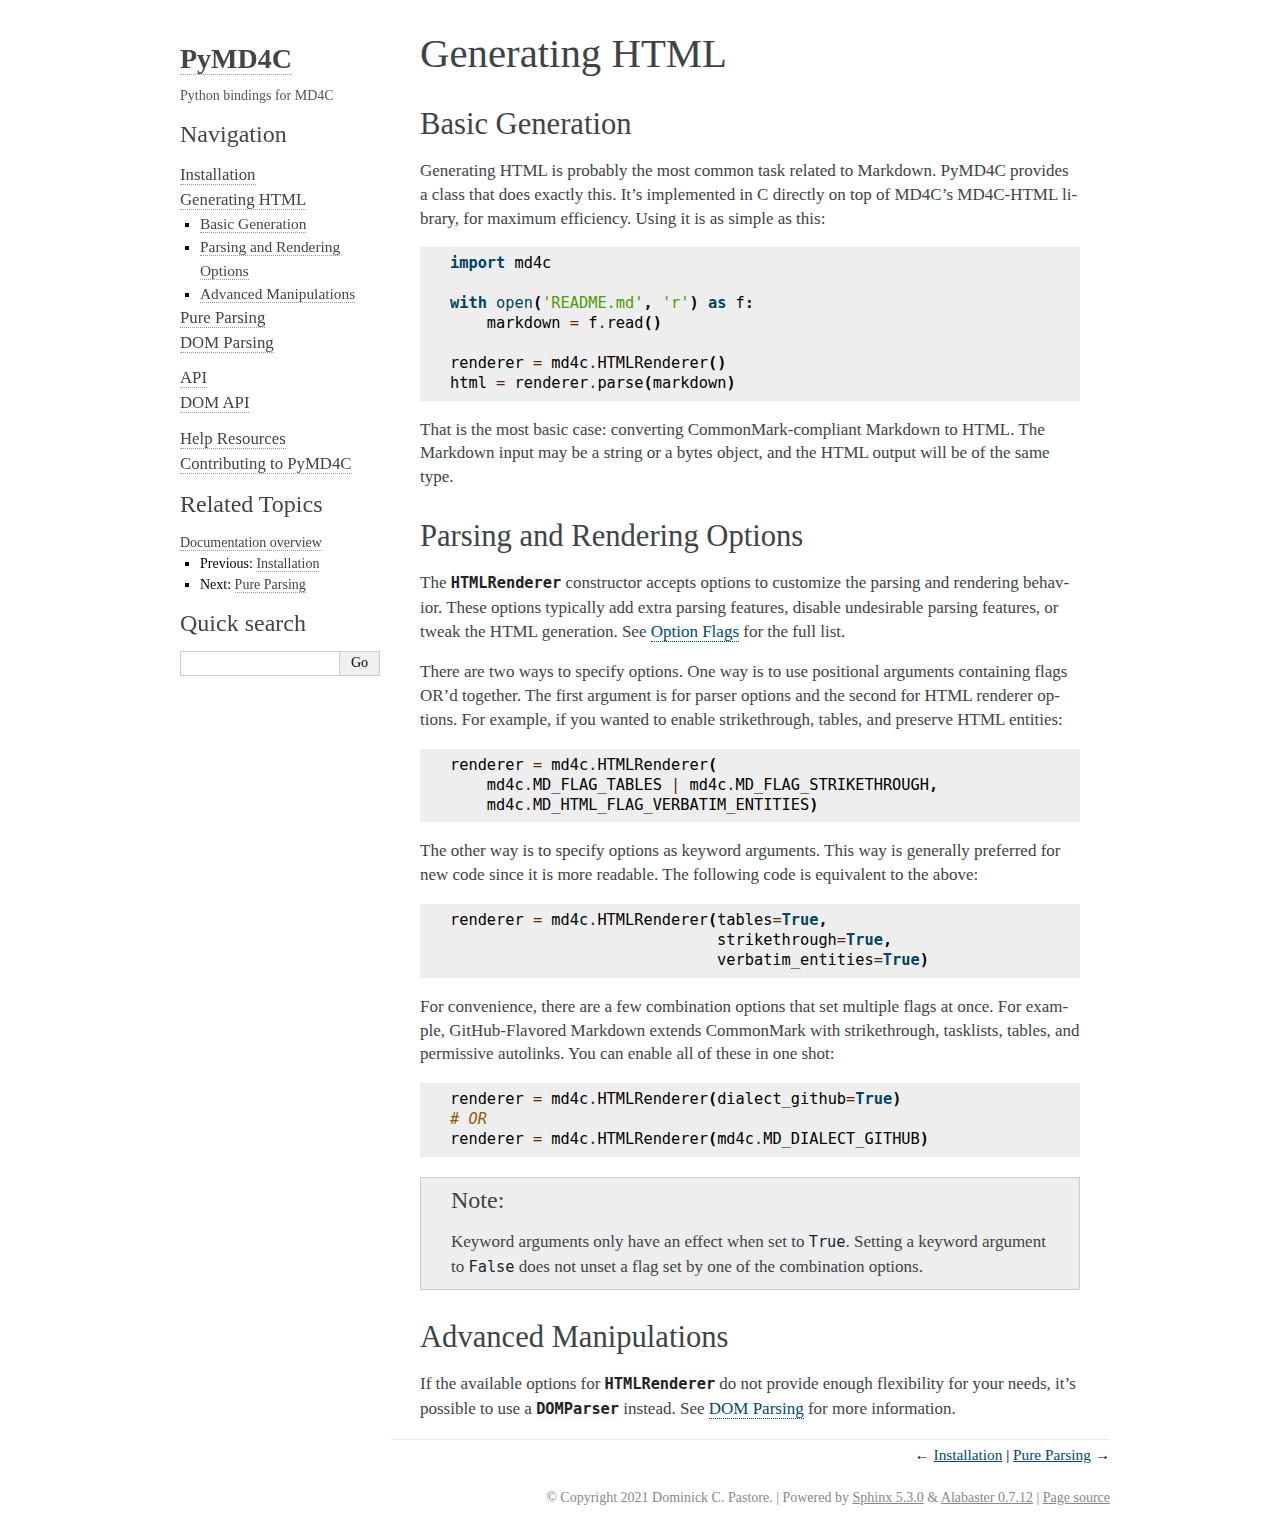
<file: generating_html.html>
<!DOCTYPE html>

<html lang="en">
  <head>
    <meta charset="utf-8" />
    <meta name="viewport" content="width=device-width, initial-scale=1.0" /><meta name="generator" content="Docutils 0.19: https://docutils.sourceforge.io/" />

    <title>Generating HTML &#8212; PyMD4C  documentation</title>
    <link rel="stylesheet" type="text/css" href="_static/pygments.css" />
    <link rel="stylesheet" type="text/css" href="_static/alabaster.css" />
    <script data-url_root="./" id="documentation_options" src="_static/documentation_options.js"></script>
    <script src="_static/jquery.js"></script>
    <script src="_static/underscore.js"></script>
    <script src="_static/_sphinx_javascript_frameworks_compat.js"></script>
    <script src="_static/doctools.js"></script>
    <script src="_static/sphinx_highlight.js"></script>
    <link rel="index" title="Index" href="genindex.html" />
    <link rel="search" title="Search" href="search.html" />
    <link rel="next" title="Pure Parsing" href="pure_parsing.html" />
    <link rel="prev" title="Installation" href="installation.html" />
   
  <link rel="stylesheet" href="_static/custom.css" type="text/css" />
  
  
  <meta name="viewport" content="width=device-width, initial-scale=0.9, maximum-scale=0.9" />

  </head><body>
  <div class="document">
    
      <div class="sphinxsidebar" role="navigation" aria-label="main navigation">
        <div class="sphinxsidebarwrapper">
<h1 class="logo"><a href="index.html">PyMD4C</a></h1>



<p class="blurb">Python bindings for MD4C</p>






<h3>Navigation</h3>
<ul class="current">
<li class="toctree-l1"><a class="reference internal" href="installation.html">Installation</a></li>
<li class="toctree-l1 current"><a class="current reference internal" href="#">Generating HTML</a><ul>
<li class="toctree-l2"><a class="reference internal" href="#basic-generation">Basic Generation</a></li>
<li class="toctree-l2"><a class="reference internal" href="#parsing-and-rendering-options">Parsing and Rendering Options</a></li>
<li class="toctree-l2"><a class="reference internal" href="#advanced-manipulations">Advanced Manipulations</a></li>
</ul>
</li>
<li class="toctree-l1"><a class="reference internal" href="pure_parsing.html">Pure Parsing</a></li>
<li class="toctree-l1"><a class="reference internal" href="dom_parsing.html">DOM Parsing</a></li>
</ul>
<ul>
<li class="toctree-l1"><a class="reference internal" href="api.html">API</a></li>
<li class="toctree-l1"><a class="reference internal" href="dom_api.html">DOM API</a></li>
</ul>
<ul>
<li class="toctree-l1"><a class="reference internal" href="help.html">Help Resources</a></li>
<li class="toctree-l1"><a class="reference internal" href="contributing.html">Contributing to PyMD4C</a></li>
</ul>

<div class="relations">
<h3>Related Topics</h3>
<ul>
  <li><a href="index.html">Documentation overview</a><ul>
      <li>Previous: <a href="installation.html" title="previous chapter">Installation</a></li>
      <li>Next: <a href="pure_parsing.html" title="next chapter">Pure Parsing</a></li>
  </ul></li>
</ul>
</div>
<div id="searchbox" style="display: none" role="search">
  <h3 id="searchlabel">Quick search</h3>
    <div class="searchformwrapper">
    <form class="search" action="search.html" method="get">
      <input type="text" name="q" aria-labelledby="searchlabel" autocomplete="off" autocorrect="off" autocapitalize="off" spellcheck="false"/>
      <input type="submit" value="Go" />
    </form>
    </div>
</div>
<script>document.getElementById('searchbox').style.display = "block"</script>








        </div>
      </div>
      <div class="documentwrapper">
        <div class="bodywrapper">
          

          <div class="body" role="main">
            
  <section id="generating-html">
<h1>Generating HTML<a class="headerlink" href="#generating-html" title="Permalink to this heading">¶</a></h1>
<section id="basic-generation">
<h2>Basic Generation<a class="headerlink" href="#basic-generation" title="Permalink to this heading">¶</a></h2>
<p>Generating HTML is probably the most common task related to Markdown. PyMD4C
provides a class that does exactly this. It’s implemented in C directly on top
of MD4C’s MD4C-HTML library, for maximum efficiency. Using it is as simple as
this:</p>
<div class="highlight-default notranslate"><div class="highlight"><pre><span></span><span class="kn">import</span> <span class="nn">md4c</span>

<span class="k">with</span> <span class="nb">open</span><span class="p">(</span><span class="s1">&#39;README.md&#39;</span><span class="p">,</span> <span class="s1">&#39;r&#39;</span><span class="p">)</span> <span class="k">as</span> <span class="n">f</span><span class="p">:</span>
    <span class="n">markdown</span> <span class="o">=</span> <span class="n">f</span><span class="o">.</span><span class="n">read</span><span class="p">()</span>

<span class="n">renderer</span> <span class="o">=</span> <span class="n">md4c</span><span class="o">.</span><span class="n">HTMLRenderer</span><span class="p">()</span>
<span class="n">html</span> <span class="o">=</span> <span class="n">renderer</span><span class="o">.</span><span class="n">parse</span><span class="p">(</span><span class="n">markdown</span><span class="p">)</span>
</pre></div>
</div>
<p>That is the most basic case: converting CommonMark-compliant Markdown to HTML.
The Markdown input may be a string or a bytes object, and the HTML output will
be of the same type.</p>
</section>
<section id="parsing-and-rendering-options">
<h2>Parsing and Rendering Options<a class="headerlink" href="#parsing-and-rendering-options" title="Permalink to this heading">¶</a></h2>
<p>The <a class="reference internal" href="api.html#md4c.HTMLRenderer" title="md4c.HTMLRenderer"><code class="xref py py-class docutils literal notranslate"><span class="pre">HTMLRenderer</span></code></a> constructor accepts options to customize the
parsing and rendering behavior. These options typically add extra parsing
features, disable undesirable parsing features, or tweak the HTML generation.
See <a class="reference internal" href="api.html#options"><span class="std std-ref">Option Flags</span></a> for the full list.</p>
<p>There are two ways to specify options. One way is to use positional arguments
containing flags OR’d together. The first argument is for parser options and
the second for HTML renderer options. For example, if you wanted to enable
strikethrough, tables, and preserve HTML entities:</p>
<div class="highlight-default notranslate"><div class="highlight"><pre><span></span><span class="n">renderer</span> <span class="o">=</span> <span class="n">md4c</span><span class="o">.</span><span class="n">HTMLRenderer</span><span class="p">(</span>
    <span class="n">md4c</span><span class="o">.</span><span class="n">MD_FLAG_TABLES</span> <span class="o">|</span> <span class="n">md4c</span><span class="o">.</span><span class="n">MD_FLAG_STRIKETHROUGH</span><span class="p">,</span>
    <span class="n">md4c</span><span class="o">.</span><span class="n">MD_HTML_FLAG_VERBATIM_ENTITIES</span><span class="p">)</span>
</pre></div>
</div>
<p>The other way is to specify options as keyword arguments. This way is generally
preferred for new code since it is more readable. The following code is
equivalent to the above:</p>
<div class="highlight-default notranslate"><div class="highlight"><pre><span></span><span class="n">renderer</span> <span class="o">=</span> <span class="n">md4c</span><span class="o">.</span><span class="n">HTMLRenderer</span><span class="p">(</span><span class="n">tables</span><span class="o">=</span><span class="kc">True</span><span class="p">,</span>
                             <span class="n">strikethrough</span><span class="o">=</span><span class="kc">True</span><span class="p">,</span>
                             <span class="n">verbatim_entities</span><span class="o">=</span><span class="kc">True</span><span class="p">)</span>
</pre></div>
</div>
<p>For convenience, there are a few combination options that set multiple flags at
once. For example, GitHub-Flavored Markdown extends CommonMark with
strikethrough, tasklists, tables, and permissive autolinks. You can enable all
of these in one shot:</p>
<div class="highlight-default notranslate"><div class="highlight"><pre><span></span><span class="n">renderer</span> <span class="o">=</span> <span class="n">md4c</span><span class="o">.</span><span class="n">HTMLRenderer</span><span class="p">(</span><span class="n">dialect_github</span><span class="o">=</span><span class="kc">True</span><span class="p">)</span>
<span class="c1"># OR</span>
<span class="n">renderer</span> <span class="o">=</span> <span class="n">md4c</span><span class="o">.</span><span class="n">HTMLRenderer</span><span class="p">(</span><span class="n">md4c</span><span class="o">.</span><span class="n">MD_DIALECT_GITHUB</span><span class="p">)</span>
</pre></div>
</div>
<div class="admonition note">
<p class="admonition-title">Note</p>
<p>Keyword arguments only have an effect when set to <code class="docutils literal notranslate"><span class="pre">True</span></code>. Setting a
keyword argument to <code class="docutils literal notranslate"><span class="pre">False</span></code> does not unset a flag set by one of the
combination options.</p>
</div>
</section>
<section id="advanced-manipulations">
<h2>Advanced Manipulations<a class="headerlink" href="#advanced-manipulations" title="Permalink to this heading">¶</a></h2>
<p>If the available options for <a class="reference internal" href="api.html#md4c.HTMLRenderer" title="md4c.HTMLRenderer"><code class="xref py py-class docutils literal notranslate"><span class="pre">HTMLRenderer</span></code></a> do not provide enough
flexibility for your needs, it’s possible to use a <code class="xref py py-class docutils literal notranslate"><span class="pre">DOMParser</span></code>
instead. See <a class="reference internal" href="dom_parsing.html"><span class="doc">DOM Parsing</span></a> for more information.</p>
</section>
</section>


          </div>
              <div class="related bottom">
                &nbsp;
  <nav id="rellinks">
    <ul>
        <li>
          &larr;
          <a href="installation.html" title="Previous document">Installation</a>
        </li>
        <li>
          <a href="pure_parsing.html" title="Next document">Pure Parsing</a>
          &rarr;
        </li>
    </ul>
  </nav>
              </div>
          
        </div>
      </div>
    <div class="clearer"></div>
  </div>
    <div class="footer">
      &copy; Copyright 2021 Dominick C. Pastore.
      
      |
      Powered by <a href="http://sphinx-doc.org/">Sphinx 5.3.0</a>
      &amp; <a href="https://github.com/bitprophet/alabaster">Alabaster 0.7.12</a>
      
      |
      <a href="_sources/generating_html.rst.txt"
          rel="nofollow">Page source</a>
    </div>

    

    
  </body>
</html>
</file>
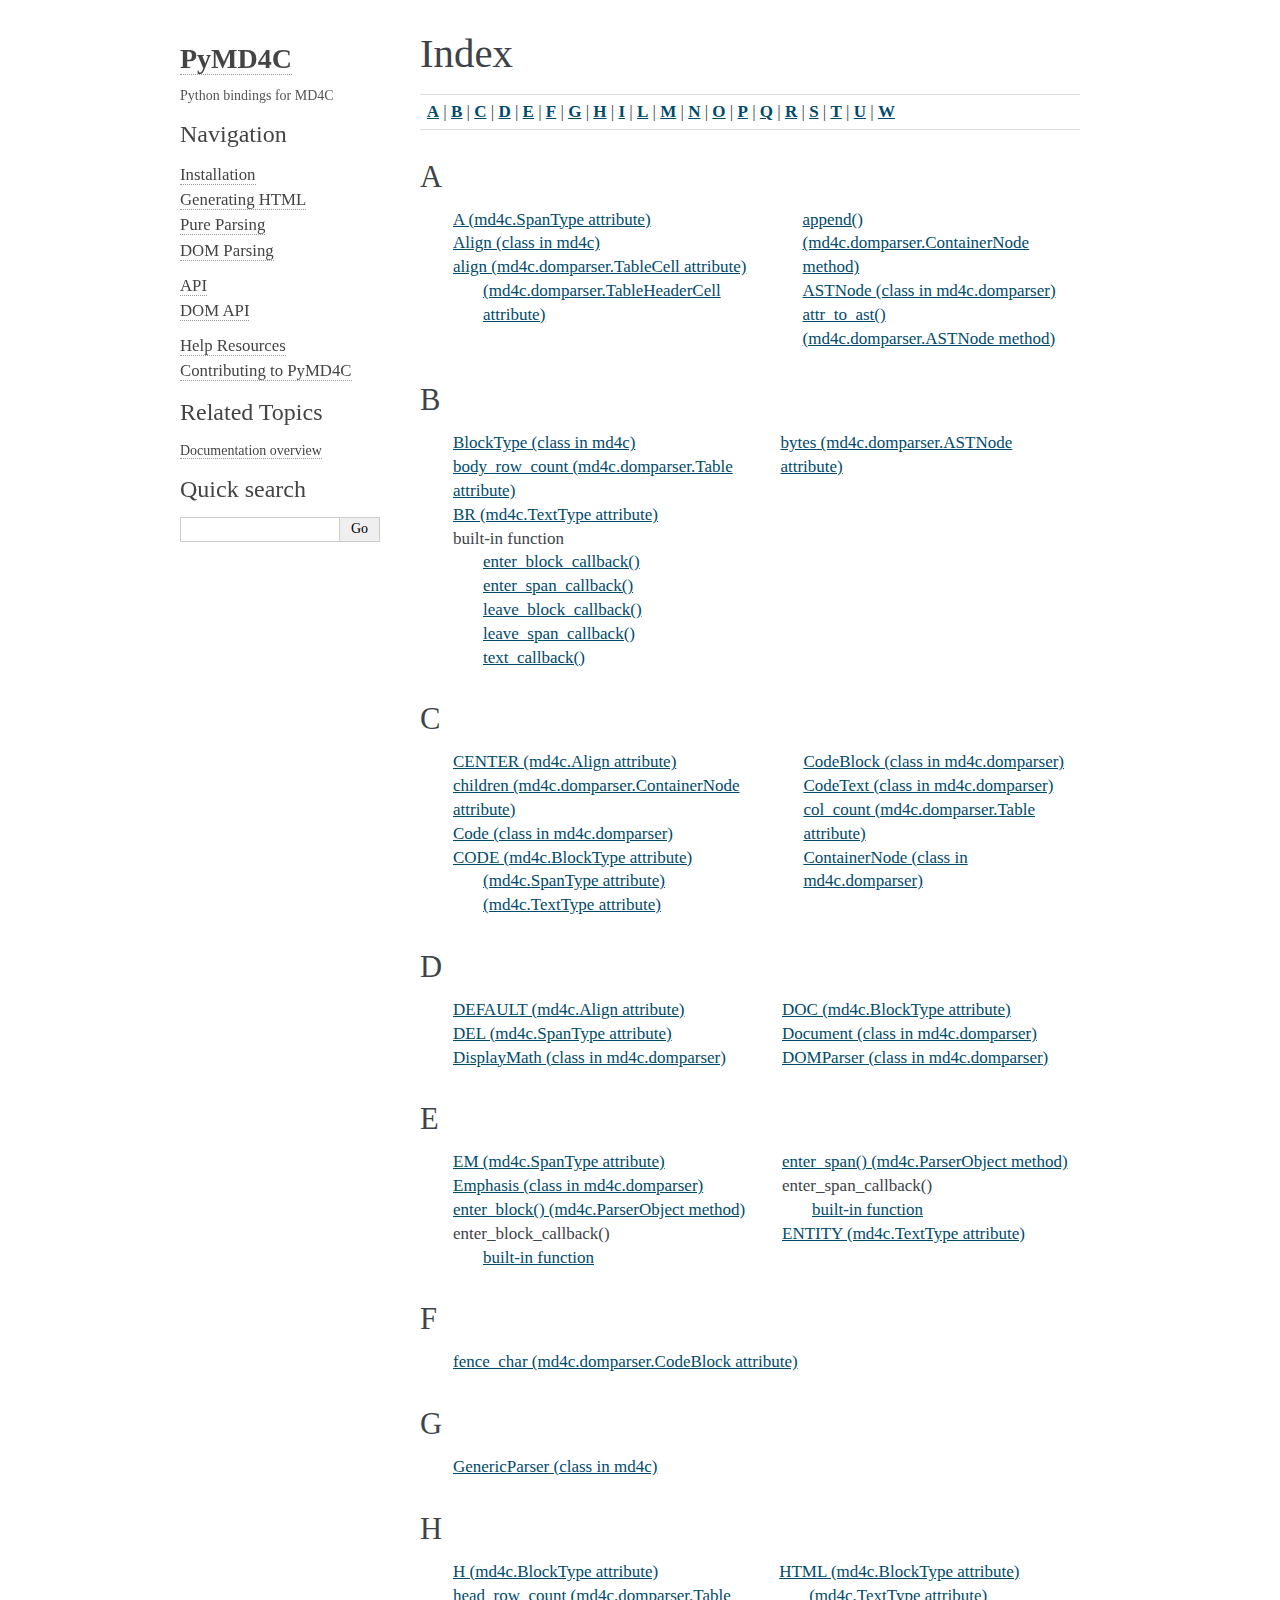
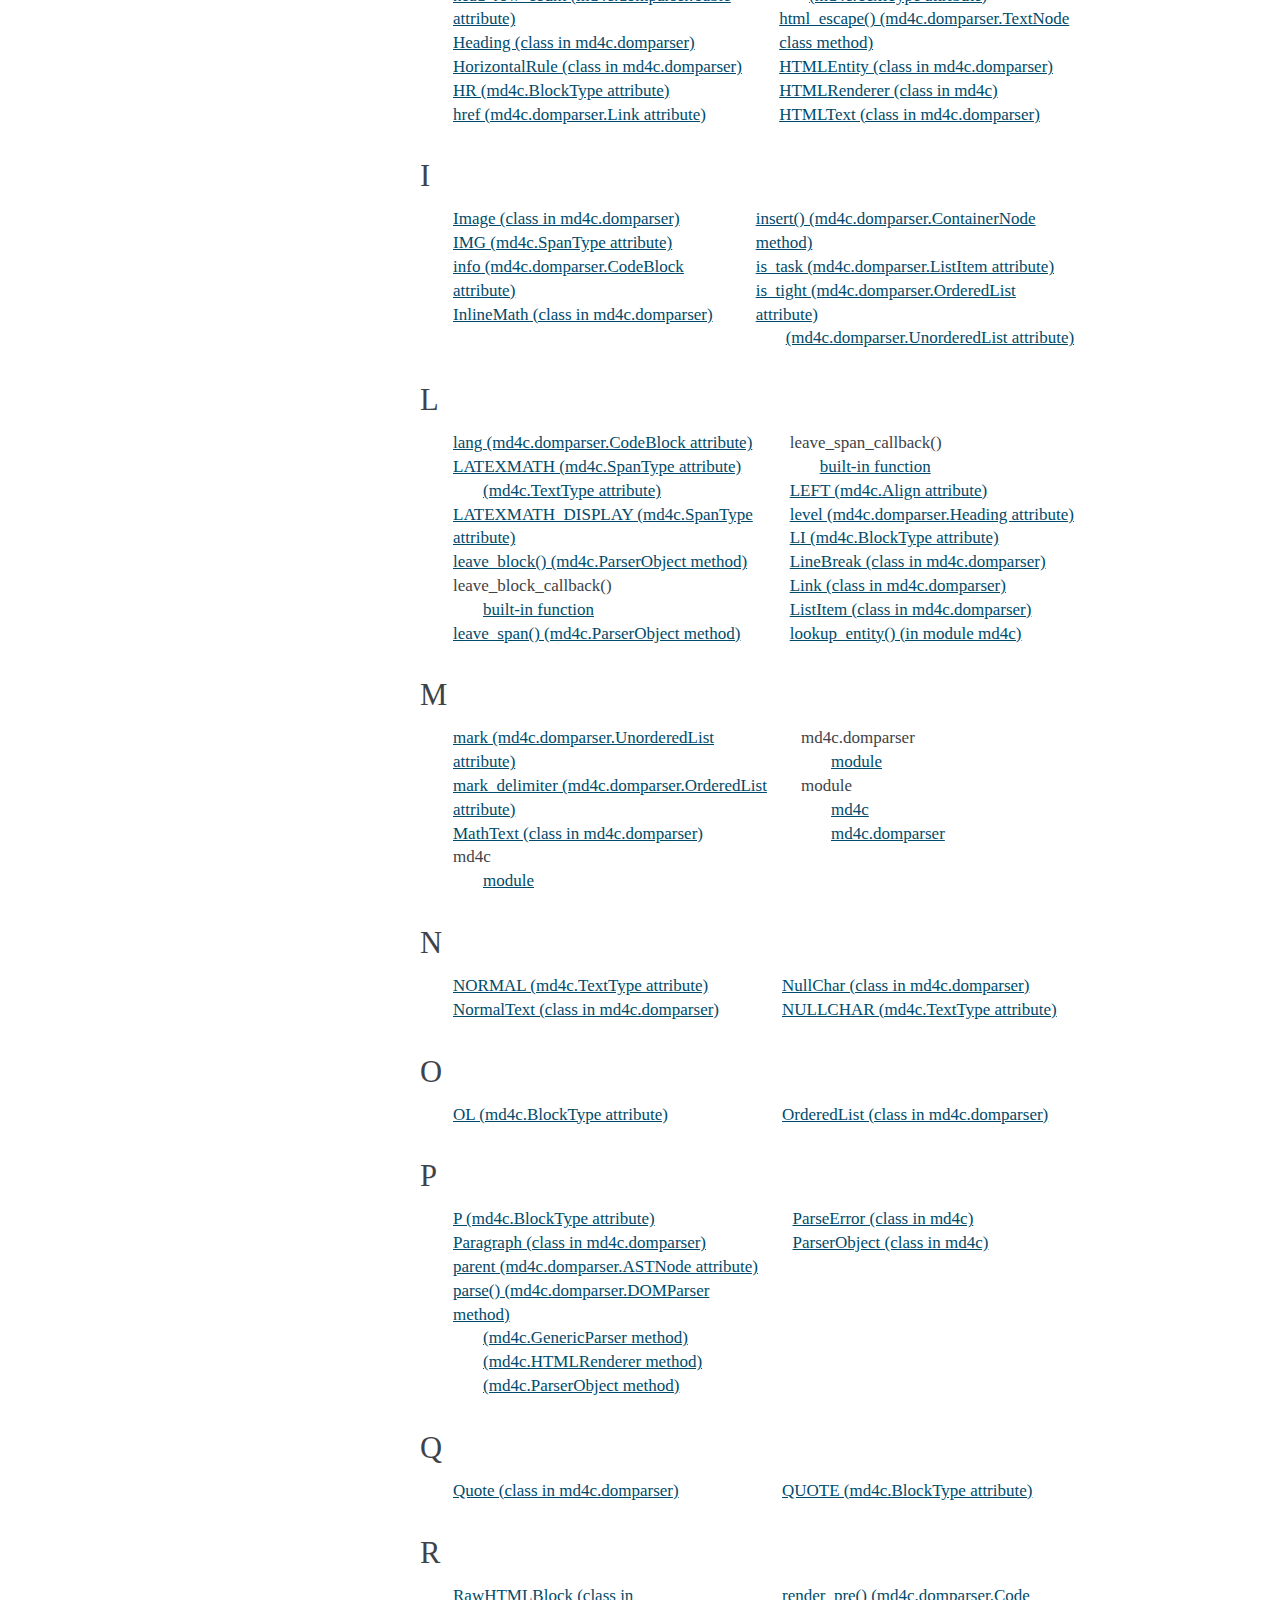
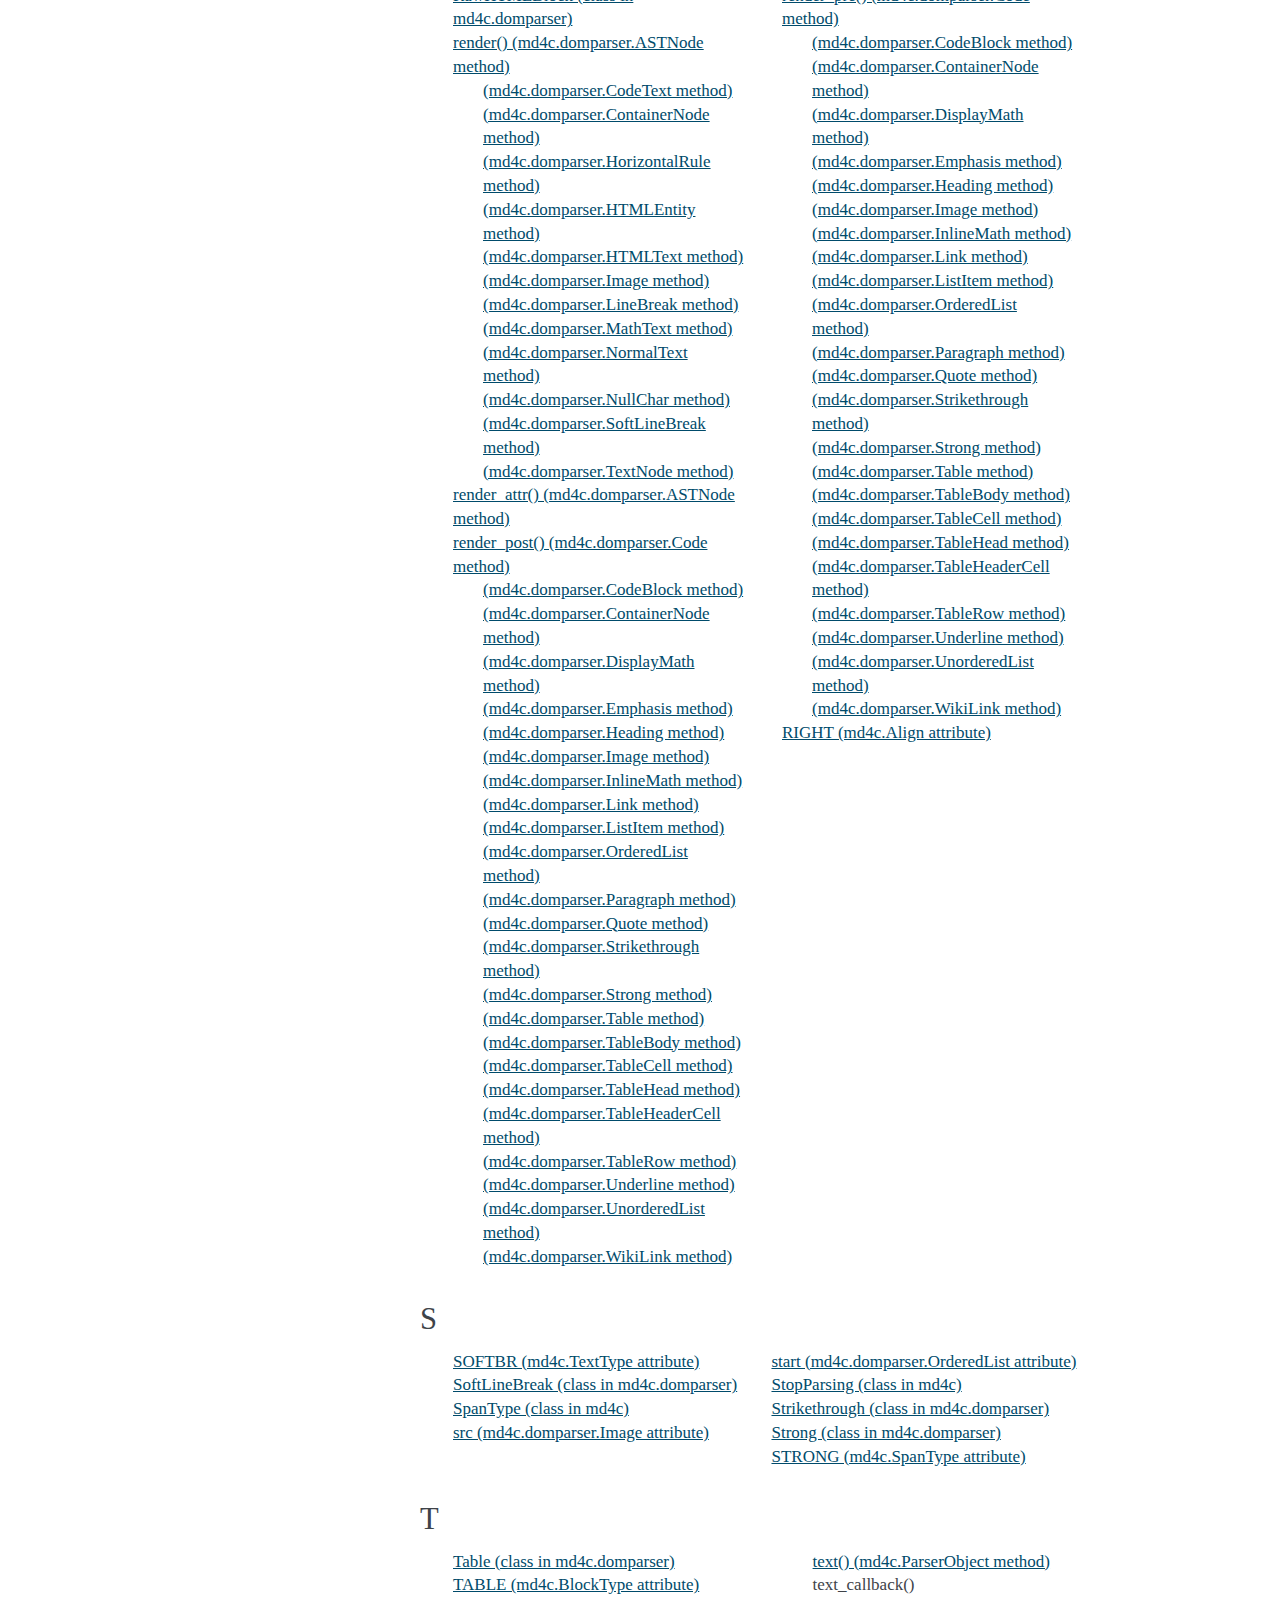
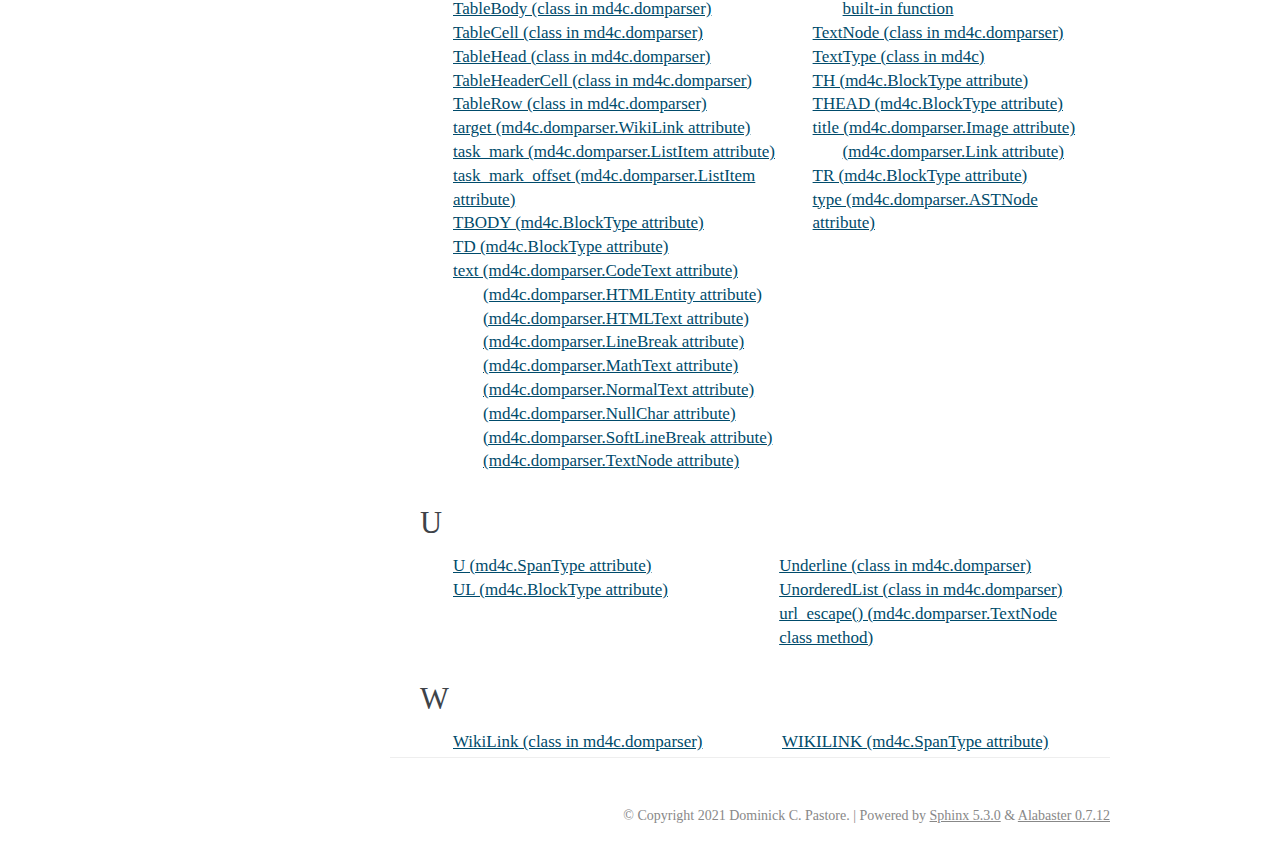
<file: genindex.html>
<!DOCTYPE html>

<html lang="en">
  <head>
    <meta charset="utf-8" />
    <meta name="viewport" content="width=device-width, initial-scale=1.0" />
    <title>Index &#8212; PyMD4C  documentation</title>
    <link rel="stylesheet" type="text/css" href="_static/pygments.css" />
    <link rel="stylesheet" type="text/css" href="_static/alabaster.css" />
    <script data-url_root="./" id="documentation_options" src="_static/documentation_options.js"></script>
    <script src="_static/jquery.js"></script>
    <script src="_static/underscore.js"></script>
    <script src="_static/_sphinx_javascript_frameworks_compat.js"></script>
    <script src="_static/doctools.js"></script>
    <script src="_static/sphinx_highlight.js"></script>
    <link rel="index" title="Index" href="#" />
    <link rel="search" title="Search" href="search.html" />
   
  <link rel="stylesheet" href="_static/custom.css" type="text/css" />
  
  
  <meta name="viewport" content="width=device-width, initial-scale=0.9, maximum-scale=0.9" />

  </head><body>
  <div class="document">
    
      <div class="sphinxsidebar" role="navigation" aria-label="main navigation">
        <div class="sphinxsidebarwrapper">
<h1 class="logo"><a href="index.html">PyMD4C</a></h1>



<p class="blurb">Python bindings for MD4C</p>






<h3>Navigation</h3>
<ul>
<li class="toctree-l1"><a class="reference internal" href="installation.html">Installation</a></li>
<li class="toctree-l1"><a class="reference internal" href="generating_html.html">Generating HTML</a></li>
<li class="toctree-l1"><a class="reference internal" href="pure_parsing.html">Pure Parsing</a></li>
<li class="toctree-l1"><a class="reference internal" href="dom_parsing.html">DOM Parsing</a></li>
</ul>
<ul>
<li class="toctree-l1"><a class="reference internal" href="api.html">API</a></li>
<li class="toctree-l1"><a class="reference internal" href="dom_api.html">DOM API</a></li>
</ul>
<ul>
<li class="toctree-l1"><a class="reference internal" href="help.html">Help Resources</a></li>
<li class="toctree-l1"><a class="reference internal" href="contributing.html">Contributing to PyMD4C</a></li>
</ul>

<div class="relations">
<h3>Related Topics</h3>
<ul>
  <li><a href="index.html">Documentation overview</a><ul>
  </ul></li>
</ul>
</div>
<div id="searchbox" style="display: none" role="search">
  <h3 id="searchlabel">Quick search</h3>
    <div class="searchformwrapper">
    <form class="search" action="search.html" method="get">
      <input type="text" name="q" aria-labelledby="searchlabel" autocomplete="off" autocorrect="off" autocapitalize="off" spellcheck="false"/>
      <input type="submit" value="Go" />
    </form>
    </div>
</div>
<script>document.getElementById('searchbox').style.display = "block"</script>








        </div>
      </div>
      <div class="documentwrapper">
        <div class="bodywrapper">
          

          <div class="body" role="main">
            

<h1 id="index">Index</h1>

<div class="genindex-jumpbox">
 <a href="#A"><strong>A</strong></a>
 | <a href="#B"><strong>B</strong></a>
 | <a href="#C"><strong>C</strong></a>
 | <a href="#D"><strong>D</strong></a>
 | <a href="#E"><strong>E</strong></a>
 | <a href="#F"><strong>F</strong></a>
 | <a href="#G"><strong>G</strong></a>
 | <a href="#H"><strong>H</strong></a>
 | <a href="#I"><strong>I</strong></a>
 | <a href="#L"><strong>L</strong></a>
 | <a href="#M"><strong>M</strong></a>
 | <a href="#N"><strong>N</strong></a>
 | <a href="#O"><strong>O</strong></a>
 | <a href="#P"><strong>P</strong></a>
 | <a href="#Q"><strong>Q</strong></a>
 | <a href="#R"><strong>R</strong></a>
 | <a href="#S"><strong>S</strong></a>
 | <a href="#T"><strong>T</strong></a>
 | <a href="#U"><strong>U</strong></a>
 | <a href="#W"><strong>W</strong></a>
 
</div>
<h2 id="A">A</h2>
<table style="width: 100%" class="indextable genindextable"><tr>
  <td style="width: 33%; vertical-align: top;"><ul>
      <li><a href="api.html#md4c.SpanType.A">A (md4c.SpanType attribute)</a>
</li>
      <li><a href="api.html#md4c.Align">Align (class in md4c)</a>
</li>
      <li><a href="dom_api.html#md4c.domparser.TableCell.align">align (md4c.domparser.TableCell attribute)</a>

      <ul>
        <li><a href="dom_api.html#md4c.domparser.TableHeaderCell.align">(md4c.domparser.TableHeaderCell attribute)</a>
</li>
      </ul></li>
  </ul></td>
  <td style="width: 33%; vertical-align: top;"><ul>
      <li><a href="dom_api.html#md4c.domparser.ContainerNode.append">append() (md4c.domparser.ContainerNode method)</a>
</li>
      <li><a href="dom_api.html#md4c.domparser.ASTNode">ASTNode (class in md4c.domparser)</a>
</li>
      <li><a href="dom_api.html#md4c.domparser.ASTNode.attr_to_ast">attr_to_ast() (md4c.domparser.ASTNode method)</a>
</li>
  </ul></td>
</tr></table>

<h2 id="B">B</h2>
<table style="width: 100%" class="indextable genindextable"><tr>
  <td style="width: 33%; vertical-align: top;"><ul>
      <li><a href="api.html#md4c.BlockType">BlockType (class in md4c)</a>
</li>
      <li><a href="dom_api.html#md4c.domparser.Table.body_row_count">body_row_count (md4c.domparser.Table attribute)</a>
</li>
      <li><a href="api.html#md4c.TextType.BR">BR (md4c.TextType attribute)</a>
</li>
      <li>
    built-in function

      <ul>
        <li><a href="pure_parsing.html#enter_block_callback">enter_block_callback()</a>
</li>
        <li><a href="pure_parsing.html#enter_span_callback">enter_span_callback()</a>
</li>
        <li><a href="pure_parsing.html#leave_block_callback">leave_block_callback()</a>
</li>
        <li><a href="pure_parsing.html#leave_span_callback">leave_span_callback()</a>
</li>
        <li><a href="pure_parsing.html#text_callback">text_callback()</a>
</li>
      </ul></li>
  </ul></td>
  <td style="width: 33%; vertical-align: top;"><ul>
      <li><a href="dom_api.html#md4c.domparser.ASTNode.bytes">bytes (md4c.domparser.ASTNode attribute)</a>
</li>
  </ul></td>
</tr></table>

<h2 id="C">C</h2>
<table style="width: 100%" class="indextable genindextable"><tr>
  <td style="width: 33%; vertical-align: top;"><ul>
      <li><a href="api.html#md4c.Align.CENTER">CENTER (md4c.Align attribute)</a>
</li>
      <li><a href="dom_api.html#md4c.domparser.ContainerNode.children">children (md4c.domparser.ContainerNode attribute)</a>
</li>
      <li><a href="dom_api.html#md4c.domparser.Code">Code (class in md4c.domparser)</a>
</li>
      <li><a href="api.html#md4c.BlockType.CODE">CODE (md4c.BlockType attribute)</a>

      <ul>
        <li><a href="api.html#md4c.SpanType.CODE">(md4c.SpanType attribute)</a>
</li>
        <li><a href="api.html#md4c.TextType.CODE">(md4c.TextType attribute)</a>
</li>
      </ul></li>
  </ul></td>
  <td style="width: 33%; vertical-align: top;"><ul>
      <li><a href="dom_api.html#md4c.domparser.CodeBlock">CodeBlock (class in md4c.domparser)</a>
</li>
      <li><a href="dom_api.html#md4c.domparser.CodeText">CodeText (class in md4c.domparser)</a>
</li>
      <li><a href="dom_api.html#md4c.domparser.Table.col_count">col_count (md4c.domparser.Table attribute)</a>
</li>
      <li><a href="dom_api.html#md4c.domparser.ContainerNode">ContainerNode (class in md4c.domparser)</a>
</li>
  </ul></td>
</tr></table>

<h2 id="D">D</h2>
<table style="width: 100%" class="indextable genindextable"><tr>
  <td style="width: 33%; vertical-align: top;"><ul>
      <li><a href="api.html#md4c.Align.DEFAULT">DEFAULT (md4c.Align attribute)</a>
</li>
      <li><a href="api.html#md4c.SpanType.DEL">DEL (md4c.SpanType attribute)</a>
</li>
      <li><a href="dom_api.html#md4c.domparser.DisplayMath">DisplayMath (class in md4c.domparser)</a>
</li>
  </ul></td>
  <td style="width: 33%; vertical-align: top;"><ul>
      <li><a href="api.html#md4c.BlockType.DOC">DOC (md4c.BlockType attribute)</a>
</li>
      <li><a href="dom_api.html#md4c.domparser.Document">Document (class in md4c.domparser)</a>
</li>
      <li><a href="dom_api.html#md4c.domparser.DOMParser">DOMParser (class in md4c.domparser)</a>
</li>
  </ul></td>
</tr></table>

<h2 id="E">E</h2>
<table style="width: 100%" class="indextable genindextable"><tr>
  <td style="width: 33%; vertical-align: top;"><ul>
      <li><a href="api.html#md4c.SpanType.EM">EM (md4c.SpanType attribute)</a>
</li>
      <li><a href="dom_api.html#md4c.domparser.Emphasis">Emphasis (class in md4c.domparser)</a>
</li>
      <li><a href="api.html#md4c.ParserObject.enter_block">enter_block() (md4c.ParserObject method)</a>
</li>
      <li>
    enter_block_callback()

      <ul>
        <li><a href="pure_parsing.html#enter_block_callback">built-in function</a>
</li>
      </ul></li>
  </ul></td>
  <td style="width: 33%; vertical-align: top;"><ul>
      <li><a href="api.html#md4c.ParserObject.enter_span">enter_span() (md4c.ParserObject method)</a>
</li>
      <li>
    enter_span_callback()

      <ul>
        <li><a href="pure_parsing.html#enter_span_callback">built-in function</a>
</li>
      </ul></li>
      <li><a href="api.html#md4c.TextType.ENTITY">ENTITY (md4c.TextType attribute)</a>
</li>
  </ul></td>
</tr></table>

<h2 id="F">F</h2>
<table style="width: 100%" class="indextable genindextable"><tr>
  <td style="width: 33%; vertical-align: top;"><ul>
      <li><a href="dom_api.html#md4c.domparser.CodeBlock.fence_char">fence_char (md4c.domparser.CodeBlock attribute)</a>
</li>
  </ul></td>
</tr></table>

<h2 id="G">G</h2>
<table style="width: 100%" class="indextable genindextable"><tr>
  <td style="width: 33%; vertical-align: top;"><ul>
      <li><a href="api.html#md4c.GenericParser">GenericParser (class in md4c)</a>
</li>
  </ul></td>
</tr></table>

<h2 id="H">H</h2>
<table style="width: 100%" class="indextable genindextable"><tr>
  <td style="width: 33%; vertical-align: top;"><ul>
      <li><a href="api.html#md4c.BlockType.H">H (md4c.BlockType attribute)</a>
</li>
      <li><a href="dom_api.html#md4c.domparser.Table.head_row_count">head_row_count (md4c.domparser.Table attribute)</a>
</li>
      <li><a href="dom_api.html#md4c.domparser.Heading">Heading (class in md4c.domparser)</a>
</li>
      <li><a href="dom_api.html#md4c.domparser.HorizontalRule">HorizontalRule (class in md4c.domparser)</a>
</li>
      <li><a href="api.html#md4c.BlockType.HR">HR (md4c.BlockType attribute)</a>
</li>
      <li><a href="dom_api.html#md4c.domparser.Link.href">href (md4c.domparser.Link attribute)</a>
</li>
  </ul></td>
  <td style="width: 33%; vertical-align: top;"><ul>
      <li><a href="api.html#md4c.BlockType.HTML">HTML (md4c.BlockType attribute)</a>

      <ul>
        <li><a href="api.html#md4c.TextType.HTML">(md4c.TextType attribute)</a>
</li>
      </ul></li>
      <li><a href="dom_api.html#md4c.domparser.TextNode.html_escape">html_escape() (md4c.domparser.TextNode class method)</a>
</li>
      <li><a href="dom_api.html#md4c.domparser.HTMLEntity">HTMLEntity (class in md4c.domparser)</a>
</li>
      <li><a href="api.html#md4c.HTMLRenderer">HTMLRenderer (class in md4c)</a>
</li>
      <li><a href="dom_api.html#md4c.domparser.HTMLText">HTMLText (class in md4c.domparser)</a>
</li>
  </ul></td>
</tr></table>

<h2 id="I">I</h2>
<table style="width: 100%" class="indextable genindextable"><tr>
  <td style="width: 33%; vertical-align: top;"><ul>
      <li><a href="dom_api.html#md4c.domparser.Image">Image (class in md4c.domparser)</a>
</li>
      <li><a href="api.html#md4c.SpanType.IMG">IMG (md4c.SpanType attribute)</a>
</li>
      <li><a href="dom_api.html#md4c.domparser.CodeBlock.info">info (md4c.domparser.CodeBlock attribute)</a>
</li>
      <li><a href="dom_api.html#md4c.domparser.InlineMath">InlineMath (class in md4c.domparser)</a>
</li>
  </ul></td>
  <td style="width: 33%; vertical-align: top;"><ul>
      <li><a href="dom_api.html#md4c.domparser.ContainerNode.insert">insert() (md4c.domparser.ContainerNode method)</a>
</li>
      <li><a href="dom_api.html#md4c.domparser.ListItem.is_task">is_task (md4c.domparser.ListItem attribute)</a>
</li>
      <li><a href="dom_api.html#md4c.domparser.OrderedList.is_tight">is_tight (md4c.domparser.OrderedList attribute)</a>

      <ul>
        <li><a href="dom_api.html#md4c.domparser.UnorderedList.is_tight">(md4c.domparser.UnorderedList attribute)</a>
</li>
      </ul></li>
  </ul></td>
</tr></table>

<h2 id="L">L</h2>
<table style="width: 100%" class="indextable genindextable"><tr>
  <td style="width: 33%; vertical-align: top;"><ul>
      <li><a href="dom_api.html#md4c.domparser.CodeBlock.lang">lang (md4c.domparser.CodeBlock attribute)</a>
</li>
      <li><a href="api.html#md4c.SpanType.LATEXMATH">LATEXMATH (md4c.SpanType attribute)</a>

      <ul>
        <li><a href="api.html#md4c.TextType.LATEXMATH">(md4c.TextType attribute)</a>
</li>
      </ul></li>
      <li><a href="api.html#md4c.SpanType.LATEXMATH_DISPLAY">LATEXMATH_DISPLAY (md4c.SpanType attribute)</a>
</li>
      <li><a href="api.html#md4c.ParserObject.leave_block">leave_block() (md4c.ParserObject method)</a>
</li>
      <li>
    leave_block_callback()

      <ul>
        <li><a href="pure_parsing.html#leave_block_callback">built-in function</a>
</li>
      </ul></li>
      <li><a href="api.html#md4c.ParserObject.leave_span">leave_span() (md4c.ParserObject method)</a>
</li>
  </ul></td>
  <td style="width: 33%; vertical-align: top;"><ul>
      <li>
    leave_span_callback()

      <ul>
        <li><a href="pure_parsing.html#leave_span_callback">built-in function</a>
</li>
      </ul></li>
      <li><a href="api.html#md4c.Align.LEFT">LEFT (md4c.Align attribute)</a>
</li>
      <li><a href="dom_api.html#md4c.domparser.Heading.level">level (md4c.domparser.Heading attribute)</a>
</li>
      <li><a href="api.html#md4c.BlockType.LI">LI (md4c.BlockType attribute)</a>
</li>
      <li><a href="dom_api.html#md4c.domparser.LineBreak">LineBreak (class in md4c.domparser)</a>
</li>
      <li><a href="dom_api.html#md4c.domparser.Link">Link (class in md4c.domparser)</a>
</li>
      <li><a href="dom_api.html#md4c.domparser.ListItem">ListItem (class in md4c.domparser)</a>
</li>
      <li><a href="api.html#md4c.lookup_entity">lookup_entity() (in module md4c)</a>
</li>
  </ul></td>
</tr></table>

<h2 id="M">M</h2>
<table style="width: 100%" class="indextable genindextable"><tr>
  <td style="width: 33%; vertical-align: top;"><ul>
      <li><a href="dom_api.html#md4c.domparser.UnorderedList.mark">mark (md4c.domparser.UnorderedList attribute)</a>
</li>
      <li><a href="dom_api.html#md4c.domparser.OrderedList.mark_delimiter">mark_delimiter (md4c.domparser.OrderedList attribute)</a>
</li>
      <li><a href="dom_api.html#md4c.domparser.MathText">MathText (class in md4c.domparser)</a>
</li>
      <li>
    md4c

      <ul>
        <li><a href="api.html#module-md4c">module</a>
</li>
      </ul></li>
  </ul></td>
  <td style="width: 33%; vertical-align: top;"><ul>
      <li>
    md4c.domparser

      <ul>
        <li><a href="dom_api.html#module-md4c.domparser">module</a>
</li>
      </ul></li>
      <li>
    module

      <ul>
        <li><a href="api.html#module-md4c">md4c</a>
</li>
        <li><a href="dom_api.html#module-md4c.domparser">md4c.domparser</a>
</li>
      </ul></li>
  </ul></td>
</tr></table>

<h2 id="N">N</h2>
<table style="width: 100%" class="indextable genindextable"><tr>
  <td style="width: 33%; vertical-align: top;"><ul>
      <li><a href="api.html#md4c.TextType.NORMAL">NORMAL (md4c.TextType attribute)</a>
</li>
      <li><a href="dom_api.html#md4c.domparser.NormalText">NormalText (class in md4c.domparser)</a>
</li>
  </ul></td>
  <td style="width: 33%; vertical-align: top;"><ul>
      <li><a href="dom_api.html#md4c.domparser.NullChar">NullChar (class in md4c.domparser)</a>
</li>
      <li><a href="api.html#md4c.TextType.NULLCHAR">NULLCHAR (md4c.TextType attribute)</a>
</li>
  </ul></td>
</tr></table>

<h2 id="O">O</h2>
<table style="width: 100%" class="indextable genindextable"><tr>
  <td style="width: 33%; vertical-align: top;"><ul>
      <li><a href="api.html#md4c.BlockType.OL">OL (md4c.BlockType attribute)</a>
</li>
  </ul></td>
  <td style="width: 33%; vertical-align: top;"><ul>
      <li><a href="dom_api.html#md4c.domparser.OrderedList">OrderedList (class in md4c.domparser)</a>
</li>
  </ul></td>
</tr></table>

<h2 id="P">P</h2>
<table style="width: 100%" class="indextable genindextable"><tr>
  <td style="width: 33%; vertical-align: top;"><ul>
      <li><a href="api.html#md4c.BlockType.P">P (md4c.BlockType attribute)</a>
</li>
      <li><a href="dom_api.html#md4c.domparser.Paragraph">Paragraph (class in md4c.domparser)</a>
</li>
      <li><a href="dom_api.html#md4c.domparser.ASTNode.parent">parent (md4c.domparser.ASTNode attribute)</a>
</li>
      <li><a href="dom_api.html#md4c.domparser.DOMParser.parse">parse() (md4c.domparser.DOMParser method)</a>

      <ul>
        <li><a href="api.html#md4c.GenericParser.parse">(md4c.GenericParser method)</a>
</li>
        <li><a href="api.html#md4c.HTMLRenderer.parse">(md4c.HTMLRenderer method)</a>
</li>
        <li><a href="api.html#md4c.ParserObject.parse">(md4c.ParserObject method)</a>
</li>
      </ul></li>
  </ul></td>
  <td style="width: 33%; vertical-align: top;"><ul>
      <li><a href="api.html#md4c.ParseError">ParseError (class in md4c)</a>
</li>
      <li><a href="api.html#md4c.ParserObject">ParserObject (class in md4c)</a>
</li>
  </ul></td>
</tr></table>

<h2 id="Q">Q</h2>
<table style="width: 100%" class="indextable genindextable"><tr>
  <td style="width: 33%; vertical-align: top;"><ul>
      <li><a href="dom_api.html#md4c.domparser.Quote">Quote (class in md4c.domparser)</a>
</li>
  </ul></td>
  <td style="width: 33%; vertical-align: top;"><ul>
      <li><a href="api.html#md4c.BlockType.QUOTE">QUOTE (md4c.BlockType attribute)</a>
</li>
  </ul></td>
</tr></table>

<h2 id="R">R</h2>
<table style="width: 100%" class="indextable genindextable"><tr>
  <td style="width: 33%; vertical-align: top;"><ul>
      <li><a href="dom_api.html#md4c.domparser.RawHTMLBlock">RawHTMLBlock (class in md4c.domparser)</a>
</li>
      <li><a href="dom_api.html#md4c.domparser.ASTNode.render">render() (md4c.domparser.ASTNode method)</a>

      <ul>
        <li><a href="dom_api.html#md4c.domparser.CodeText.render">(md4c.domparser.CodeText method)</a>
</li>
        <li><a href="dom_api.html#md4c.domparser.ContainerNode.render">(md4c.domparser.ContainerNode method)</a>
</li>
        <li><a href="dom_api.html#md4c.domparser.HorizontalRule.render">(md4c.domparser.HorizontalRule method)</a>
</li>
        <li><a href="dom_api.html#md4c.domparser.HTMLEntity.render">(md4c.domparser.HTMLEntity method)</a>
</li>
        <li><a href="dom_api.html#md4c.domparser.HTMLText.render">(md4c.domparser.HTMLText method)</a>
</li>
        <li><a href="dom_api.html#md4c.domparser.Image.render">(md4c.domparser.Image method)</a>
</li>
        <li><a href="dom_api.html#md4c.domparser.LineBreak.render">(md4c.domparser.LineBreak method)</a>
</li>
        <li><a href="dom_api.html#md4c.domparser.MathText.render">(md4c.domparser.MathText method)</a>
</li>
        <li><a href="dom_api.html#md4c.domparser.NormalText.render">(md4c.domparser.NormalText method)</a>
</li>
        <li><a href="dom_api.html#md4c.domparser.NullChar.render">(md4c.domparser.NullChar method)</a>
</li>
        <li><a href="dom_api.html#md4c.domparser.SoftLineBreak.render">(md4c.domparser.SoftLineBreak method)</a>
</li>
        <li><a href="dom_api.html#md4c.domparser.TextNode.render">(md4c.domparser.TextNode method)</a>
</li>
      </ul></li>
      <li><a href="dom_api.html#md4c.domparser.ASTNode.render_attr">render_attr() (md4c.domparser.ASTNode method)</a>
</li>
      <li><a href="dom_api.html#md4c.domparser.Code.render_post">render_post() (md4c.domparser.Code method)</a>

      <ul>
        <li><a href="dom_api.html#md4c.domparser.CodeBlock.render_post">(md4c.domparser.CodeBlock method)</a>
</li>
        <li><a href="dom_api.html#md4c.domparser.ContainerNode.render_post">(md4c.domparser.ContainerNode method)</a>
</li>
        <li><a href="dom_api.html#md4c.domparser.DisplayMath.render_post">(md4c.domparser.DisplayMath method)</a>
</li>
        <li><a href="dom_api.html#md4c.domparser.Emphasis.render_post">(md4c.domparser.Emphasis method)</a>
</li>
        <li><a href="dom_api.html#md4c.domparser.Heading.render_post">(md4c.domparser.Heading method)</a>
</li>
        <li><a href="dom_api.html#md4c.domparser.Image.render_post">(md4c.domparser.Image method)</a>
</li>
        <li><a href="dom_api.html#md4c.domparser.InlineMath.render_post">(md4c.domparser.InlineMath method)</a>
</li>
        <li><a href="dom_api.html#md4c.domparser.Link.render_post">(md4c.domparser.Link method)</a>
</li>
        <li><a href="dom_api.html#md4c.domparser.ListItem.render_post">(md4c.domparser.ListItem method)</a>
</li>
        <li><a href="dom_api.html#md4c.domparser.OrderedList.render_post">(md4c.domparser.OrderedList method)</a>
</li>
        <li><a href="dom_api.html#md4c.domparser.Paragraph.render_post">(md4c.domparser.Paragraph method)</a>
</li>
        <li><a href="dom_api.html#md4c.domparser.Quote.render_post">(md4c.domparser.Quote method)</a>
</li>
        <li><a href="dom_api.html#md4c.domparser.Strikethrough.render_post">(md4c.domparser.Strikethrough method)</a>
</li>
        <li><a href="dom_api.html#md4c.domparser.Strong.render_post">(md4c.domparser.Strong method)</a>
</li>
        <li><a href="dom_api.html#md4c.domparser.Table.render_post">(md4c.domparser.Table method)</a>
</li>
        <li><a href="dom_api.html#md4c.domparser.TableBody.render_post">(md4c.domparser.TableBody method)</a>
</li>
        <li><a href="dom_api.html#md4c.domparser.TableCell.render_post">(md4c.domparser.TableCell method)</a>
</li>
        <li><a href="dom_api.html#md4c.domparser.TableHead.render_post">(md4c.domparser.TableHead method)</a>
</li>
        <li><a href="dom_api.html#md4c.domparser.TableHeaderCell.render_post">(md4c.domparser.TableHeaderCell method)</a>
</li>
        <li><a href="dom_api.html#md4c.domparser.TableRow.render_post">(md4c.domparser.TableRow method)</a>
</li>
        <li><a href="dom_api.html#md4c.domparser.Underline.render_post">(md4c.domparser.Underline method)</a>
</li>
        <li><a href="dom_api.html#md4c.domparser.UnorderedList.render_post">(md4c.domparser.UnorderedList method)</a>
</li>
        <li><a href="dom_api.html#md4c.domparser.WikiLink.render_post">(md4c.domparser.WikiLink method)</a>
</li>
      </ul></li>
  </ul></td>
  <td style="width: 33%; vertical-align: top;"><ul>
      <li><a href="dom_api.html#md4c.domparser.Code.render_pre">render_pre() (md4c.domparser.Code method)</a>

      <ul>
        <li><a href="dom_api.html#md4c.domparser.CodeBlock.render_pre">(md4c.domparser.CodeBlock method)</a>
</li>
        <li><a href="dom_api.html#md4c.domparser.ContainerNode.render_pre">(md4c.domparser.ContainerNode method)</a>
</li>
        <li><a href="dom_api.html#md4c.domparser.DisplayMath.render_pre">(md4c.domparser.DisplayMath method)</a>
</li>
        <li><a href="dom_api.html#md4c.domparser.Emphasis.render_pre">(md4c.domparser.Emphasis method)</a>
</li>
        <li><a href="dom_api.html#md4c.domparser.Heading.render_pre">(md4c.domparser.Heading method)</a>
</li>
        <li><a href="dom_api.html#md4c.domparser.Image.render_pre">(md4c.domparser.Image method)</a>
</li>
        <li><a href="dom_api.html#md4c.domparser.InlineMath.render_pre">(md4c.domparser.InlineMath method)</a>
</li>
        <li><a href="dom_api.html#md4c.domparser.Link.render_pre">(md4c.domparser.Link method)</a>
</li>
        <li><a href="dom_api.html#md4c.domparser.ListItem.render_pre">(md4c.domparser.ListItem method)</a>
</li>
        <li><a href="dom_api.html#md4c.domparser.OrderedList.render_pre">(md4c.domparser.OrderedList method)</a>
</li>
        <li><a href="dom_api.html#md4c.domparser.Paragraph.render_pre">(md4c.domparser.Paragraph method)</a>
</li>
        <li><a href="dom_api.html#md4c.domparser.Quote.render_pre">(md4c.domparser.Quote method)</a>
</li>
        <li><a href="dom_api.html#md4c.domparser.Strikethrough.render_pre">(md4c.domparser.Strikethrough method)</a>
</li>
        <li><a href="dom_api.html#md4c.domparser.Strong.render_pre">(md4c.domparser.Strong method)</a>
</li>
        <li><a href="dom_api.html#md4c.domparser.Table.render_pre">(md4c.domparser.Table method)</a>
</li>
        <li><a href="dom_api.html#md4c.domparser.TableBody.render_pre">(md4c.domparser.TableBody method)</a>
</li>
        <li><a href="dom_api.html#md4c.domparser.TableCell.render_pre">(md4c.domparser.TableCell method)</a>
</li>
        <li><a href="dom_api.html#md4c.domparser.TableHead.render_pre">(md4c.domparser.TableHead method)</a>
</li>
        <li><a href="dom_api.html#md4c.domparser.TableHeaderCell.render_pre">(md4c.domparser.TableHeaderCell method)</a>
</li>
        <li><a href="dom_api.html#md4c.domparser.TableRow.render_pre">(md4c.domparser.TableRow method)</a>
</li>
        <li><a href="dom_api.html#md4c.domparser.Underline.render_pre">(md4c.domparser.Underline method)</a>
</li>
        <li><a href="dom_api.html#md4c.domparser.UnorderedList.render_pre">(md4c.domparser.UnorderedList method)</a>
</li>
        <li><a href="dom_api.html#md4c.domparser.WikiLink.render_pre">(md4c.domparser.WikiLink method)</a>
</li>
      </ul></li>
      <li><a href="api.html#md4c.Align.RIGHT">RIGHT (md4c.Align attribute)</a>
</li>
  </ul></td>
</tr></table>

<h2 id="S">S</h2>
<table style="width: 100%" class="indextable genindextable"><tr>
  <td style="width: 33%; vertical-align: top;"><ul>
      <li><a href="api.html#md4c.TextType.SOFTBR">SOFTBR (md4c.TextType attribute)</a>
</li>
      <li><a href="dom_api.html#md4c.domparser.SoftLineBreak">SoftLineBreak (class in md4c.domparser)</a>
</li>
      <li><a href="api.html#md4c.SpanType">SpanType (class in md4c)</a>
</li>
      <li><a href="dom_api.html#md4c.domparser.Image.src">src (md4c.domparser.Image attribute)</a>
</li>
  </ul></td>
  <td style="width: 33%; vertical-align: top;"><ul>
      <li><a href="dom_api.html#md4c.domparser.OrderedList.start">start (md4c.domparser.OrderedList attribute)</a>
</li>
      <li><a href="api.html#md4c.StopParsing">StopParsing (class in md4c)</a>
</li>
      <li><a href="dom_api.html#md4c.domparser.Strikethrough">Strikethrough (class in md4c.domparser)</a>
</li>
      <li><a href="dom_api.html#md4c.domparser.Strong">Strong (class in md4c.domparser)</a>
</li>
      <li><a href="api.html#md4c.SpanType.STRONG">STRONG (md4c.SpanType attribute)</a>
</li>
  </ul></td>
</tr></table>

<h2 id="T">T</h2>
<table style="width: 100%" class="indextable genindextable"><tr>
  <td style="width: 33%; vertical-align: top;"><ul>
      <li><a href="dom_api.html#md4c.domparser.Table">Table (class in md4c.domparser)</a>
</li>
      <li><a href="api.html#md4c.BlockType.TABLE">TABLE (md4c.BlockType attribute)</a>
</li>
      <li><a href="dom_api.html#md4c.domparser.TableBody">TableBody (class in md4c.domparser)</a>
</li>
      <li><a href="dom_api.html#md4c.domparser.TableCell">TableCell (class in md4c.domparser)</a>
</li>
      <li><a href="dom_api.html#md4c.domparser.TableHead">TableHead (class in md4c.domparser)</a>
</li>
      <li><a href="dom_api.html#md4c.domparser.TableHeaderCell">TableHeaderCell (class in md4c.domparser)</a>
</li>
      <li><a href="dom_api.html#md4c.domparser.TableRow">TableRow (class in md4c.domparser)</a>
</li>
      <li><a href="dom_api.html#md4c.domparser.WikiLink.target">target (md4c.domparser.WikiLink attribute)</a>
</li>
      <li><a href="dom_api.html#md4c.domparser.ListItem.task_mark">task_mark (md4c.domparser.ListItem attribute)</a>
</li>
      <li><a href="dom_api.html#md4c.domparser.ListItem.task_mark_offset">task_mark_offset (md4c.domparser.ListItem attribute)</a>
</li>
      <li><a href="api.html#md4c.BlockType.TBODY">TBODY (md4c.BlockType attribute)</a>
</li>
      <li><a href="api.html#md4c.BlockType.TD">TD (md4c.BlockType attribute)</a>
</li>
      <li><a href="dom_api.html#md4c.domparser.CodeText.text">text (md4c.domparser.CodeText attribute)</a>

      <ul>
        <li><a href="dom_api.html#md4c.domparser.HTMLEntity.text">(md4c.domparser.HTMLEntity attribute)</a>
</li>
        <li><a href="dom_api.html#md4c.domparser.HTMLText.text">(md4c.domparser.HTMLText attribute)</a>
</li>
        <li><a href="dom_api.html#md4c.domparser.LineBreak.text">(md4c.domparser.LineBreak attribute)</a>
</li>
        <li><a href="dom_api.html#md4c.domparser.MathText.text">(md4c.domparser.MathText attribute)</a>
</li>
        <li><a href="dom_api.html#md4c.domparser.NormalText.text">(md4c.domparser.NormalText attribute)</a>
</li>
        <li><a href="dom_api.html#md4c.domparser.NullChar.text">(md4c.domparser.NullChar attribute)</a>
</li>
        <li><a href="dom_api.html#md4c.domparser.SoftLineBreak.text">(md4c.domparser.SoftLineBreak attribute)</a>
</li>
        <li><a href="dom_api.html#md4c.domparser.TextNode.text">(md4c.domparser.TextNode attribute)</a>
</li>
      </ul></li>
  </ul></td>
  <td style="width: 33%; vertical-align: top;"><ul>
      <li><a href="api.html#md4c.ParserObject.text">text() (md4c.ParserObject method)</a>
</li>
      <li>
    text_callback()

      <ul>
        <li><a href="pure_parsing.html#text_callback">built-in function</a>
</li>
      </ul></li>
      <li><a href="dom_api.html#md4c.domparser.TextNode">TextNode (class in md4c.domparser)</a>
</li>
      <li><a href="api.html#md4c.TextType">TextType (class in md4c)</a>
</li>
      <li><a href="api.html#md4c.BlockType.TH">TH (md4c.BlockType attribute)</a>
</li>
      <li><a href="api.html#md4c.BlockType.THEAD">THEAD (md4c.BlockType attribute)</a>
</li>
      <li><a href="dom_api.html#md4c.domparser.Image.title">title (md4c.domparser.Image attribute)</a>

      <ul>
        <li><a href="dom_api.html#md4c.domparser.Link.title">(md4c.domparser.Link attribute)</a>
</li>
      </ul></li>
      <li><a href="api.html#md4c.BlockType.TR">TR (md4c.BlockType attribute)</a>
</li>
      <li><a href="dom_api.html#md4c.domparser.ASTNode.type">type (md4c.domparser.ASTNode attribute)</a>
</li>
  </ul></td>
</tr></table>

<h2 id="U">U</h2>
<table style="width: 100%" class="indextable genindextable"><tr>
  <td style="width: 33%; vertical-align: top;"><ul>
      <li><a href="api.html#md4c.SpanType.U">U (md4c.SpanType attribute)</a>
</li>
      <li><a href="api.html#md4c.BlockType.UL">UL (md4c.BlockType attribute)</a>
</li>
  </ul></td>
  <td style="width: 33%; vertical-align: top;"><ul>
      <li><a href="dom_api.html#md4c.domparser.Underline">Underline (class in md4c.domparser)</a>
</li>
      <li><a href="dom_api.html#md4c.domparser.UnorderedList">UnorderedList (class in md4c.domparser)</a>
</li>
      <li><a href="dom_api.html#md4c.domparser.TextNode.url_escape">url_escape() (md4c.domparser.TextNode class method)</a>
</li>
  </ul></td>
</tr></table>

<h2 id="W">W</h2>
<table style="width: 100%" class="indextable genindextable"><tr>
  <td style="width: 33%; vertical-align: top;"><ul>
      <li><a href="dom_api.html#md4c.domparser.WikiLink">WikiLink (class in md4c.domparser)</a>
</li>
  </ul></td>
  <td style="width: 33%; vertical-align: top;"><ul>
      <li><a href="api.html#md4c.SpanType.WIKILINK">WIKILINK (md4c.SpanType attribute)</a>
</li>
  </ul></td>
</tr></table>



          </div>
              <div class="related bottom">
                &nbsp;
  <nav id="rellinks">
    <ul>
    </ul>
  </nav>
              </div>
          
        </div>
      </div>
    <div class="clearer"></div>
  </div>
    <div class="footer">
      &copy; Copyright 2021 Dominick C. Pastore.
      
      |
      Powered by <a href="http://sphinx-doc.org/">Sphinx 5.3.0</a>
      &amp; <a href="https://github.com/bitprophet/alabaster">Alabaster 0.7.12</a>
      
    </div>

    

    
  </body>
</html>
</file>
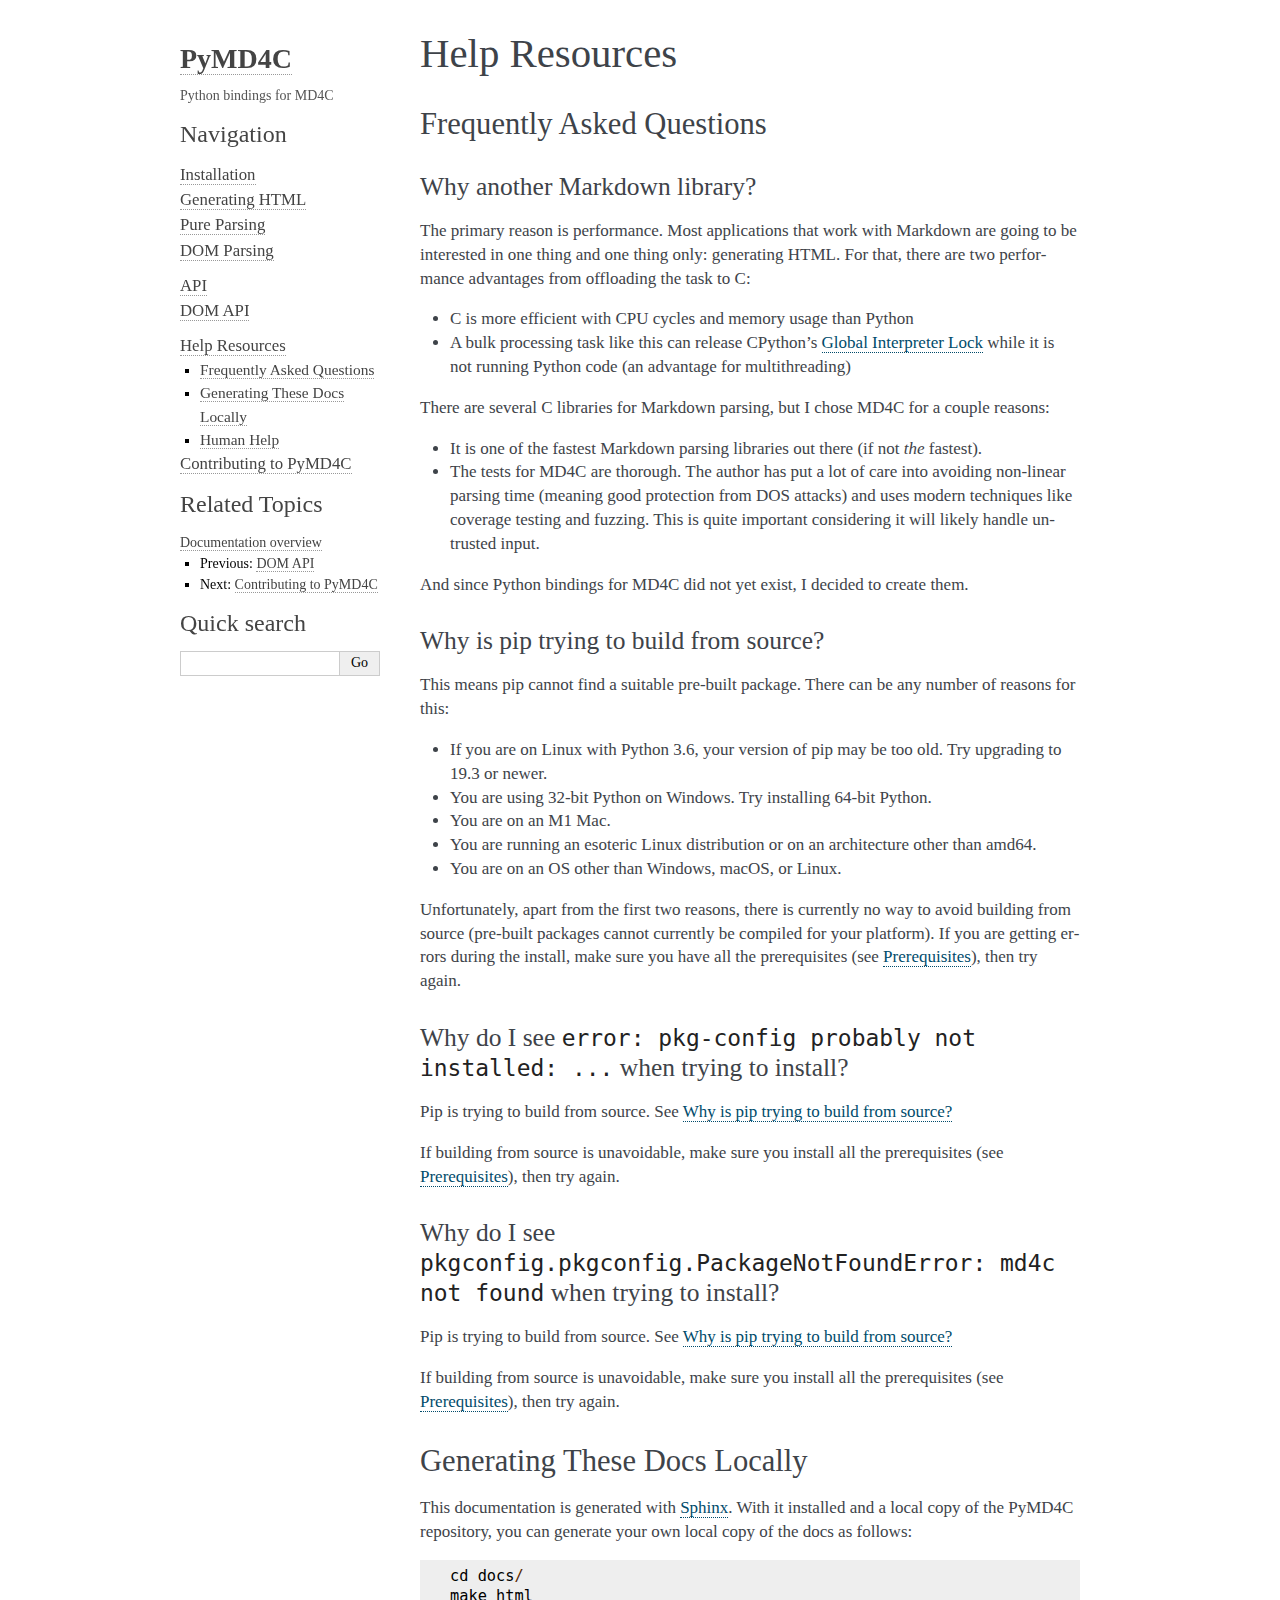
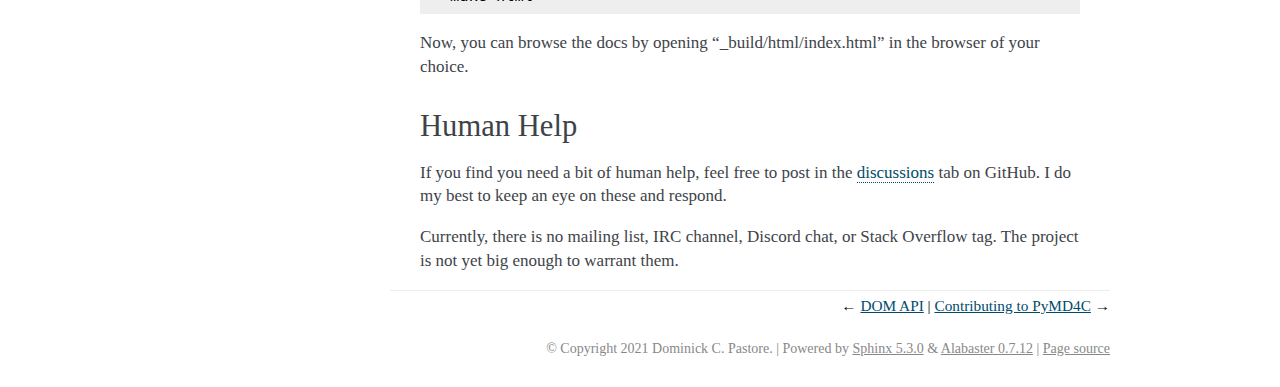
<file: help.html>
<!DOCTYPE html>

<html lang="en">
  <head>
    <meta charset="utf-8" />
    <meta name="viewport" content="width=device-width, initial-scale=1.0" /><meta name="generator" content="Docutils 0.19: https://docutils.sourceforge.io/" />

    <title>Help Resources &#8212; PyMD4C  documentation</title>
    <link rel="stylesheet" type="text/css" href="_static/pygments.css" />
    <link rel="stylesheet" type="text/css" href="_static/alabaster.css" />
    <script data-url_root="./" id="documentation_options" src="_static/documentation_options.js"></script>
    <script src="_static/jquery.js"></script>
    <script src="_static/underscore.js"></script>
    <script src="_static/_sphinx_javascript_frameworks_compat.js"></script>
    <script src="_static/doctools.js"></script>
    <script src="_static/sphinx_highlight.js"></script>
    <link rel="index" title="Index" href="genindex.html" />
    <link rel="search" title="Search" href="search.html" />
    <link rel="next" title="Contributing to PyMD4C" href="contributing.html" />
    <link rel="prev" title="DOM API" href="dom_api.html" />
   
  <link rel="stylesheet" href="_static/custom.css" type="text/css" />
  
  
  <meta name="viewport" content="width=device-width, initial-scale=0.9, maximum-scale=0.9" />

  </head><body>
  <div class="document">
    
      <div class="sphinxsidebar" role="navigation" aria-label="main navigation">
        <div class="sphinxsidebarwrapper">
<h1 class="logo"><a href="index.html">PyMD4C</a></h1>



<p class="blurb">Python bindings for MD4C</p>






<h3>Navigation</h3>
<ul>
<li class="toctree-l1"><a class="reference internal" href="installation.html">Installation</a></li>
<li class="toctree-l1"><a class="reference internal" href="generating_html.html">Generating HTML</a></li>
<li class="toctree-l1"><a class="reference internal" href="pure_parsing.html">Pure Parsing</a></li>
<li class="toctree-l1"><a class="reference internal" href="dom_parsing.html">DOM Parsing</a></li>
</ul>
<ul>
<li class="toctree-l1"><a class="reference internal" href="api.html">API</a></li>
<li class="toctree-l1"><a class="reference internal" href="dom_api.html">DOM API</a></li>
</ul>
<ul class="current">
<li class="toctree-l1 current"><a class="current reference internal" href="#">Help Resources</a><ul>
<li class="toctree-l2"><a class="reference internal" href="#frequently-asked-questions">Frequently Asked Questions</a></li>
<li class="toctree-l2"><a class="reference internal" href="#generating-these-docs-locally">Generating These Docs Locally</a></li>
<li class="toctree-l2"><a class="reference internal" href="#human-help">Human Help</a></li>
</ul>
</li>
<li class="toctree-l1"><a class="reference internal" href="contributing.html">Contributing to PyMD4C</a></li>
</ul>

<div class="relations">
<h3>Related Topics</h3>
<ul>
  <li><a href="index.html">Documentation overview</a><ul>
      <li>Previous: <a href="dom_api.html" title="previous chapter">DOM API</a></li>
      <li>Next: <a href="contributing.html" title="next chapter">Contributing to PyMD4C</a></li>
  </ul></li>
</ul>
</div>
<div id="searchbox" style="display: none" role="search">
  <h3 id="searchlabel">Quick search</h3>
    <div class="searchformwrapper">
    <form class="search" action="search.html" method="get">
      <input type="text" name="q" aria-labelledby="searchlabel" autocomplete="off" autocorrect="off" autocapitalize="off" spellcheck="false"/>
      <input type="submit" value="Go" />
    </form>
    </div>
</div>
<script>document.getElementById('searchbox').style.display = "block"</script>








        </div>
      </div>
      <div class="documentwrapper">
        <div class="bodywrapper">
          

          <div class="body" role="main">
            
  <section id="help-resources">
<h1>Help Resources<a class="headerlink" href="#help-resources" title="Permalink to this heading">¶</a></h1>
<section id="frequently-asked-questions">
<h2>Frequently Asked Questions<a class="headerlink" href="#frequently-asked-questions" title="Permalink to this heading">¶</a></h2>
<section id="why-another-markdown-library">
<h3>Why another Markdown library?<a class="headerlink" href="#why-another-markdown-library" title="Permalink to this heading">¶</a></h3>
<p>The primary reason is performance. Most applications that work with Markdown
are going to be interested in one thing and one thing only: generating HTML.
For that, there are two performance advantages from offloading the task to C:</p>
<ul class="simple">
<li><p>C is more efficient with CPU cycles and memory usage than Python</p></li>
<li><p>A bulk processing task like this can release CPython’s <a class="reference external" href="https://docs.python.org/3/glossary.html#term-global-interpreter-lock">Global Interpreter
Lock</a> while it is not running Python code (an advantage for multithreading)</p></li>
</ul>
<p>There are several C libraries for Markdown parsing, but I chose MD4C for a
couple reasons:</p>
<ul class="simple">
<li><p>It is one of the fastest Markdown parsing libraries out there (if not <em>the</em>
fastest).</p></li>
<li><p>The tests for MD4C are thorough. The author has put a lot of care into
avoiding non-linear parsing time (meaning good protection from DOS attacks)
and uses modern techniques like coverage testing and fuzzing. This is quite
important considering it will likely handle untrusted input.</p></li>
</ul>
<p>And since Python bindings for MD4C did not yet exist, I decided to create them.</p>
</section>
<section id="why-is-pip-trying-to-build-from-source">
<span id="why-source"></span><h3>Why is pip trying to build from source?<a class="headerlink" href="#why-is-pip-trying-to-build-from-source" title="Permalink to this heading">¶</a></h3>
<p>This means pip cannot find a suitable pre-built package. There can be any
number of reasons for this:</p>
<ul class="simple">
<li><p>If you are on Linux with Python 3.6, your version of pip may be too old. Try
upgrading to 19.3 or newer.</p></li>
<li><p>You are using 32-bit Python on Windows. Try installing 64-bit Python.</p></li>
<li><p>You are on an M1 Mac.</p></li>
<li><p>You are running an esoteric Linux distribution or on an architecture other
than amd64.</p></li>
<li><p>You are on an OS other than Windows, macOS, or Linux.</p></li>
</ul>
<p>Unfortunately, apart from the first two reasons, there is currently no way to
avoid building from source (pre-built packages cannot currently be compiled for
your platform). If you are getting errors during the install, make sure you
have all the prerequisites (see <a class="reference internal" href="installation.html#prerequisites"><span class="std std-ref">Prerequisites</span></a>), then try again.</p>
</section>
<section id="why-do-i-see-error-pkg-config-probably-not-installed-when-trying-to-install">
<h3>Why do I see <code class="docutils literal notranslate"><span class="pre">error:</span> <span class="pre">pkg-config</span> <span class="pre">probably</span> <span class="pre">not</span> <span class="pre">installed:</span> <span class="pre">...</span></code> when trying to install?<a class="headerlink" href="#why-do-i-see-error-pkg-config-probably-not-installed-when-trying-to-install" title="Permalink to this heading">¶</a></h3>
<p>Pip is trying to build from source. See <a class="reference internal" href="#why-source"><span class="std std-ref">Why is pip trying to build from source?</span></a></p>
<p>If building from source is unavoidable, make sure you install all the
prerequisites (see <a class="reference internal" href="installation.html#prerequisites"><span class="std std-ref">Prerequisites</span></a>), then try again.</p>
</section>
<section id="why-do-i-see-pkgconfig-pkgconfig-packagenotfounderror-md4c-not-found-when-trying-to-install">
<h3>Why do I see <code class="docutils literal notranslate"><span class="pre">pkgconfig.pkgconfig.PackageNotFoundError:</span> <span class="pre">md4c</span> <span class="pre">not</span> <span class="pre">found</span></code> when trying to install?<a class="headerlink" href="#why-do-i-see-pkgconfig-pkgconfig-packagenotfounderror-md4c-not-found-when-trying-to-install" title="Permalink to this heading">¶</a></h3>
<p>Pip is trying to build from source. See <a class="reference internal" href="#why-source"><span class="std std-ref">Why is pip trying to build from source?</span></a></p>
<p>If building from source is unavoidable, make sure you install all the
prerequisites (see <a class="reference internal" href="installation.html#prerequisites"><span class="std std-ref">Prerequisites</span></a>), then try again.</p>
</section>
</section>
<section id="generating-these-docs-locally">
<h2>Generating These Docs Locally<a class="headerlink" href="#generating-these-docs-locally" title="Permalink to this heading">¶</a></h2>
<p>This documentation is generated with <a class="reference external" href="https://www.sphinx-doc.org/en/master/">Sphinx</a>. With it installed and a local
copy of the PyMD4C repository, you can generate your own local copy of the docs
as follows:</p>
<div class="highlight-default notranslate"><div class="highlight"><pre><span></span><span class="n">cd</span> <span class="n">docs</span><span class="o">/</span>
<span class="n">make</span> <span class="n">html</span>
</pre></div>
</div>
<p>Now, you can browse the docs by opening “_build/html/index.html” in the browser
of your choice.</p>
</section>
<section id="human-help">
<h2>Human Help<a class="headerlink" href="#human-help" title="Permalink to this heading">¶</a></h2>
<p>If you find you need a bit of human help, feel free to post in the <a class="reference external" href="https://github.com/dominickpastore/pymd4c/discussions">discussions</a>
tab on GitHub. I do my best to keep an eye on these and respond.</p>
<p>Currently, there is no mailing list, IRC channel, Discord chat, or Stack
Overflow tag. The project is not yet big enough to warrant them.</p>
</section>
</section>


          </div>
              <div class="related bottom">
                &nbsp;
  <nav id="rellinks">
    <ul>
        <li>
          &larr;
          <a href="dom_api.html" title="Previous document">DOM API</a>
        </li>
        <li>
          <a href="contributing.html" title="Next document">Contributing to PyMD4C</a>
          &rarr;
        </li>
    </ul>
  </nav>
              </div>
          
        </div>
      </div>
    <div class="clearer"></div>
  </div>
    <div class="footer">
      &copy; Copyright 2021 Dominick C. Pastore.
      
      |
      Powered by <a href="http://sphinx-doc.org/">Sphinx 5.3.0</a>
      &amp; <a href="https://github.com/bitprophet/alabaster">Alabaster 0.7.12</a>
      
      |
      <a href="_sources/help.rst.txt"
          rel="nofollow">Page source</a>
    </div>

    

    
  </body>
</html>
</file>
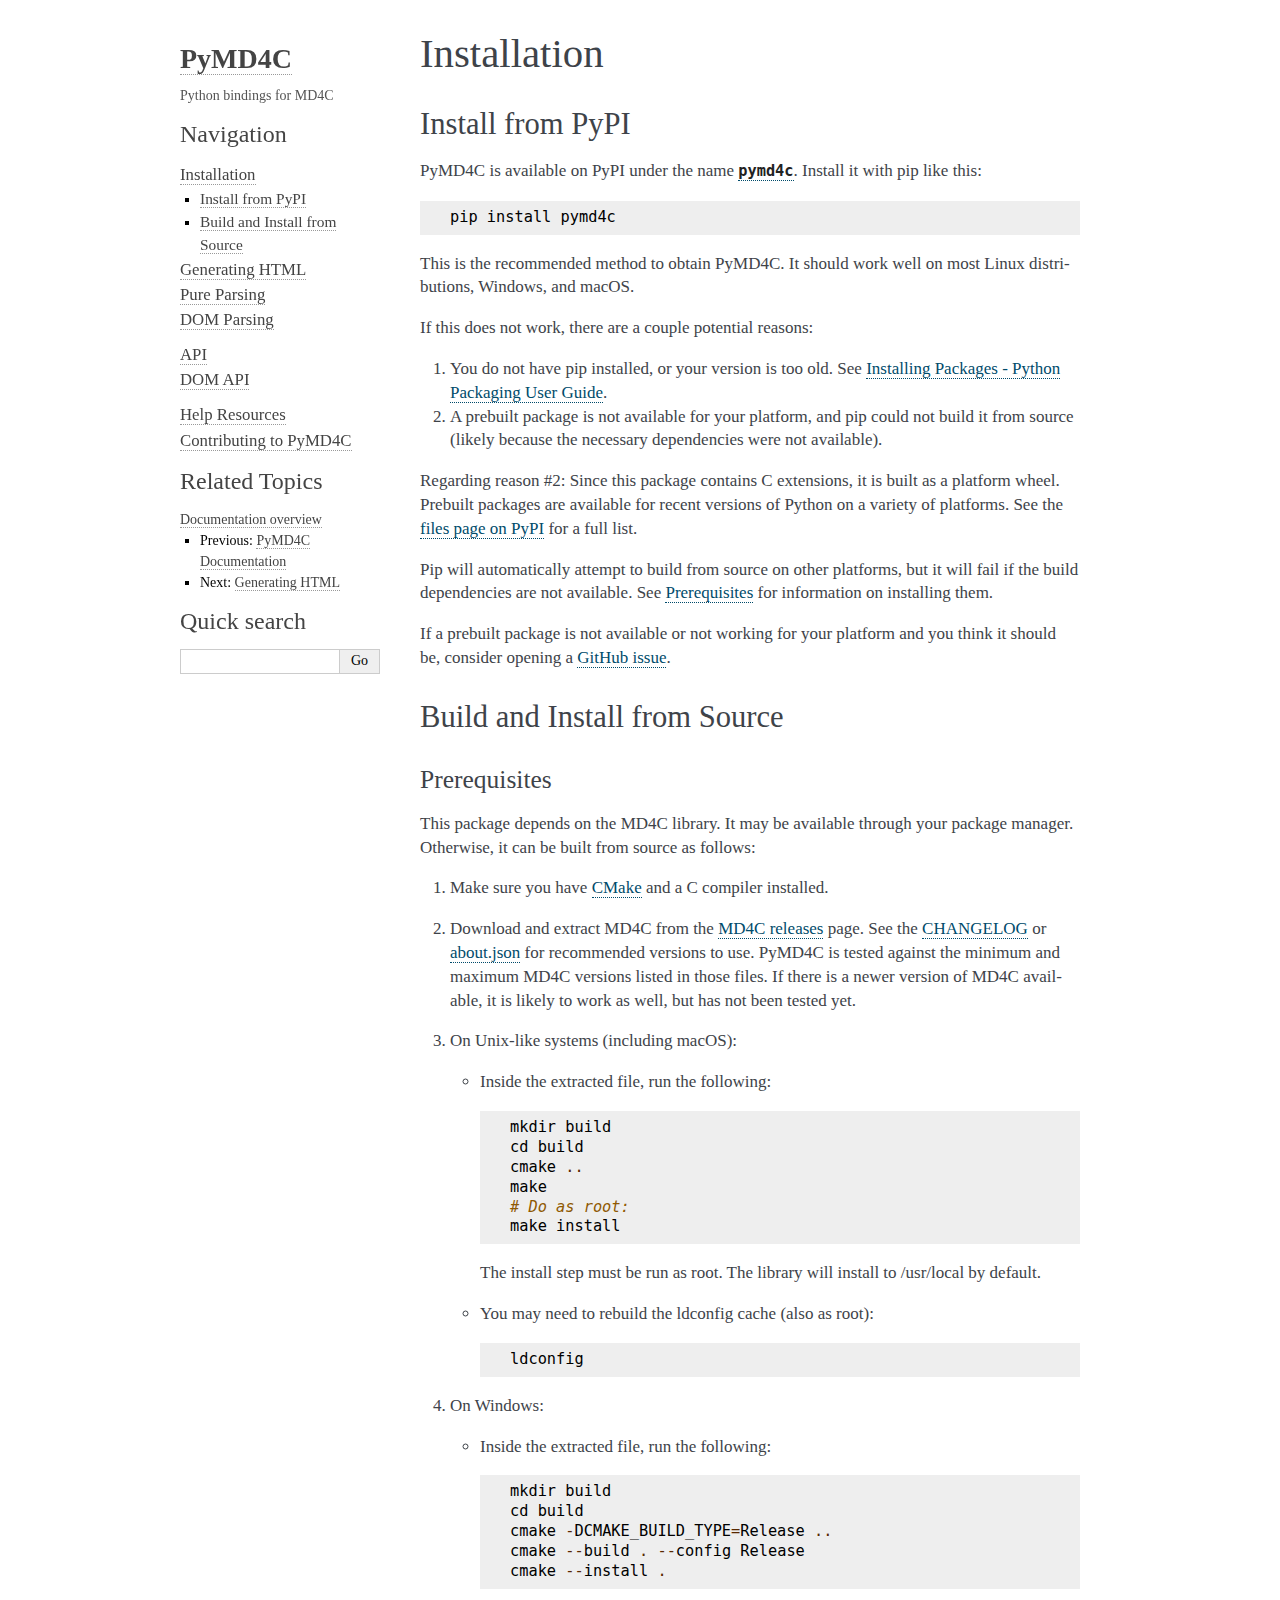
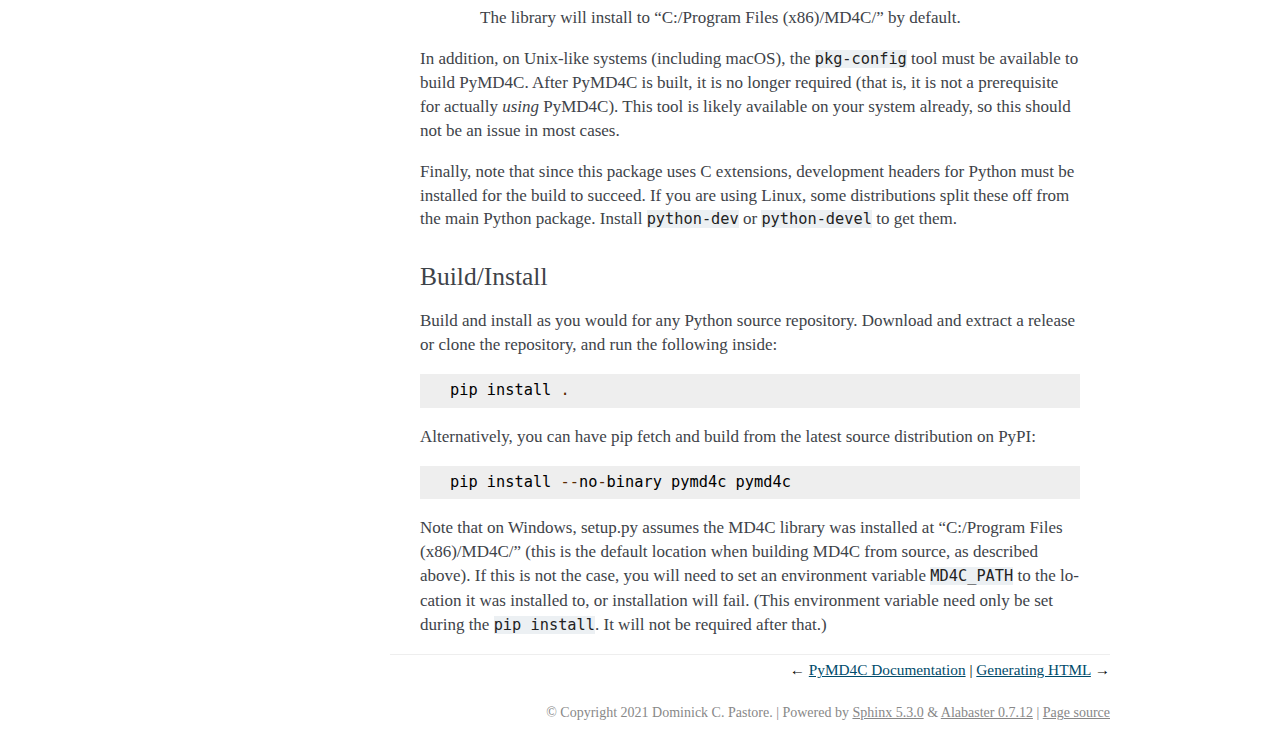
<file: installation.html>
<!DOCTYPE html>

<html lang="en">
  <head>
    <meta charset="utf-8" />
    <meta name="viewport" content="width=device-width, initial-scale=1.0" /><meta name="generator" content="Docutils 0.19: https://docutils.sourceforge.io/" />

    <title>Installation &#8212; PyMD4C  documentation</title>
    <link rel="stylesheet" type="text/css" href="_static/pygments.css" />
    <link rel="stylesheet" type="text/css" href="_static/alabaster.css" />
    <script data-url_root="./" id="documentation_options" src="_static/documentation_options.js"></script>
    <script src="_static/jquery.js"></script>
    <script src="_static/underscore.js"></script>
    <script src="_static/_sphinx_javascript_frameworks_compat.js"></script>
    <script src="_static/doctools.js"></script>
    <script src="_static/sphinx_highlight.js"></script>
    <link rel="index" title="Index" href="genindex.html" />
    <link rel="search" title="Search" href="search.html" />
    <link rel="next" title="Generating HTML" href="generating_html.html" />
    <link rel="prev" title="PyMD4C Documentation" href="index.html" />
   
  <link rel="stylesheet" href="_static/custom.css" type="text/css" />
  
  
  <meta name="viewport" content="width=device-width, initial-scale=0.9, maximum-scale=0.9" />

  </head><body>
  <div class="document">
    
      <div class="sphinxsidebar" role="navigation" aria-label="main navigation">
        <div class="sphinxsidebarwrapper">
<h1 class="logo"><a href="index.html">PyMD4C</a></h1>



<p class="blurb">Python bindings for MD4C</p>






<h3>Navigation</h3>
<ul class="current">
<li class="toctree-l1 current"><a class="current reference internal" href="#">Installation</a><ul>
<li class="toctree-l2"><a class="reference internal" href="#install-from-pypi">Install from PyPI</a></li>
<li class="toctree-l2"><a class="reference internal" href="#build-and-install-from-source">Build and Install from Source</a></li>
</ul>
</li>
<li class="toctree-l1"><a class="reference internal" href="generating_html.html">Generating HTML</a></li>
<li class="toctree-l1"><a class="reference internal" href="pure_parsing.html">Pure Parsing</a></li>
<li class="toctree-l1"><a class="reference internal" href="dom_parsing.html">DOM Parsing</a></li>
</ul>
<ul>
<li class="toctree-l1"><a class="reference internal" href="api.html">API</a></li>
<li class="toctree-l1"><a class="reference internal" href="dom_api.html">DOM API</a></li>
</ul>
<ul>
<li class="toctree-l1"><a class="reference internal" href="help.html">Help Resources</a></li>
<li class="toctree-l1"><a class="reference internal" href="contributing.html">Contributing to PyMD4C</a></li>
</ul>

<div class="relations">
<h3>Related Topics</h3>
<ul>
  <li><a href="index.html">Documentation overview</a><ul>
      <li>Previous: <a href="index.html" title="previous chapter">PyMD4C Documentation</a></li>
      <li>Next: <a href="generating_html.html" title="next chapter">Generating HTML</a></li>
  </ul></li>
</ul>
</div>
<div id="searchbox" style="display: none" role="search">
  <h3 id="searchlabel">Quick search</h3>
    <div class="searchformwrapper">
    <form class="search" action="search.html" method="get">
      <input type="text" name="q" aria-labelledby="searchlabel" autocomplete="off" autocorrect="off" autocapitalize="off" spellcheck="false"/>
      <input type="submit" value="Go" />
    </form>
    </div>
</div>
<script>document.getElementById('searchbox').style.display = "block"</script>








        </div>
      </div>
      <div class="documentwrapper">
        <div class="bodywrapper">
          

          <div class="body" role="main">
            
  <section id="installation">
<h1>Installation<a class="headerlink" href="#installation" title="Permalink to this heading">¶</a></h1>
<section id="install-from-pypi">
<h2>Install from PyPI<a class="headerlink" href="#install-from-pypi" title="Permalink to this heading">¶</a></h2>
<p>PyMD4C is available on PyPI under the name <a class="reference external" href="https://pypi.org/project/pymd4c/"><code class="docutils literal notranslate"><span class="pre">pymd4c</span></code></a>. Install it with
pip like this:</p>
<div class="highlight-default notranslate"><div class="highlight"><pre><span></span><span class="n">pip</span> <span class="n">install</span> <span class="n">pymd4c</span>
</pre></div>
</div>
<p>This is the recommended method to obtain PyMD4C. It should work well on most
Linux distributions, Windows, and macOS.</p>
<p>If this does not work, there are a couple potential reasons:</p>
<ol class="arabic simple">
<li><p>You do not have pip installed, or your version is too old. See <a class="reference external" href="https://packaging.python.org/tutorials/installing-packages/">Installing
Packages - Python Packaging User Guide</a>.</p></li>
<li><p>A prebuilt package is not available for your platform, and pip could not
build it from source (likely because the necessary dependencies were not
available).</p></li>
</ol>
<p>Regarding reason #2: Since this package contains C extensions, it is built as a
platform wheel. Prebuilt packages are available for recent versions of Python
on a variety of platforms. See the <a class="reference external" href="https://pypi.org/project/pymd4c/#files">files page on PyPI</a> for a full list.</p>
<p>Pip will automatically attempt to build from source on other platforms, but it
will fail if the build dependencies are not available. See <a class="reference internal" href="#prerequisites"><span class="std std-ref">Prerequisites</span></a>
for information on installing them.</p>
<p>If a prebuilt package is not available or not working for your platform and you
think it should be, consider opening a <a class="reference external" href="https://github.com/dominickpastore/pymd4c/issues">GitHub issue</a>.</p>
</section>
<section id="build-and-install-from-source">
<h2>Build and Install from Source<a class="headerlink" href="#build-and-install-from-source" title="Permalink to this heading">¶</a></h2>
<section id="prerequisites">
<span id="id1"></span><h3>Prerequisites<a class="headerlink" href="#prerequisites" title="Permalink to this heading">¶</a></h3>
<p>This package depends on the MD4C library. It may be available through your
package manager. Otherwise, it can be built from source as follows:</p>
<ol class="arabic">
<li><p>Make sure you have <a class="reference external" href="https://cmake.org/">CMake</a> and a C compiler installed.</p></li>
<li><p>Download and extract MD4C from the <a class="reference external" href="https://github.com/mity/md4c/tags">MD4C releases</a> page. See the <a class="reference external" href="https://github.com/dominickpastore/pymd4c/blob/master/CHANGELOG.md">CHANGELOG</a>
or <a class="reference external" href="https://github.com/dominickpastore/pymd4c/blob/master/about.json">about.json</a> for recommended versions to use. PyMD4C is tested against
the minimum and maximum MD4C versions listed in those files. If there is a
newer version of MD4C available, it is likely to work as well, but has not
been tested yet.</p></li>
<li><p>On Unix-like systems (including macOS):</p>
<ul>
<li><p>Inside the extracted file, run the following:</p>
<div class="highlight-default notranslate"><div class="highlight"><pre><span></span><span class="n">mkdir</span> <span class="n">build</span>
<span class="n">cd</span> <span class="n">build</span>
<span class="n">cmake</span> <span class="o">..</span>
<span class="n">make</span>
<span class="c1"># Do as root:</span>
<span class="n">make</span> <span class="n">install</span>
</pre></div>
</div>
<p>The install step must be run as root. The library will install to
/usr/local by default.</p>
</li>
<li><p>You may need to rebuild the ldconfig cache (also as root):</p>
<div class="highlight-default notranslate"><div class="highlight"><pre><span></span><span class="n">ldconfig</span>
</pre></div>
</div>
</li>
</ul>
</li>
<li><p>On Windows:</p>
<ul>
<li><p>Inside the extracted file, run the following:</p>
<div class="highlight-default notranslate"><div class="highlight"><pre><span></span><span class="n">mkdir</span> <span class="n">build</span>
<span class="n">cd</span> <span class="n">build</span>
<span class="n">cmake</span> <span class="o">-</span><span class="n">DCMAKE_BUILD_TYPE</span><span class="o">=</span><span class="n">Release</span> <span class="o">..</span>
<span class="n">cmake</span> <span class="o">--</span><span class="n">build</span> <span class="o">.</span> <span class="o">--</span><span class="n">config</span> <span class="n">Release</span>
<span class="n">cmake</span> <span class="o">--</span><span class="n">install</span> <span class="o">.</span>
</pre></div>
</div>
<p>The library will install to “C:/Program Files (x86)/MD4C/” by default.</p>
</li>
</ul>
</li>
</ol>
<p>In addition, on Unix-like systems (including macOS), the <code class="docutils literal notranslate"><span class="pre">pkg-config</span></code> tool
must be available to build PyMD4C. After PyMD4C is built, it is no longer
required (that is, it is not a prerequisite for actually <em>using</em> PyMD4C). This
tool is likely available on your system already, so this should not be an issue
in most cases.</p>
<p>Finally, note that since this package uses C extensions, development headers
for Python must be installed for the build to succeed. If you are using Linux,
some distributions split these off from the main Python package. Install
<code class="docutils literal notranslate"><span class="pre">python-dev</span></code> or <code class="docutils literal notranslate"><span class="pre">python-devel</span></code> to get them.</p>
</section>
<section id="build-install">
<h3>Build/Install<a class="headerlink" href="#build-install" title="Permalink to this heading">¶</a></h3>
<p>Build and install as you would for any Python source repository. Download and
extract a release or clone the repository, and run the following inside:</p>
<div class="highlight-default notranslate"><div class="highlight"><pre><span></span><span class="n">pip</span> <span class="n">install</span> <span class="o">.</span>
</pre></div>
</div>
<p>Alternatively, you can have pip fetch and build from the latest source
distribution on PyPI:</p>
<div class="highlight-default notranslate"><div class="highlight"><pre><span></span><span class="n">pip</span> <span class="n">install</span> <span class="o">--</span><span class="n">no</span><span class="o">-</span><span class="n">binary</span> <span class="n">pymd4c</span> <span class="n">pymd4c</span>
</pre></div>
</div>
<p>Note that on Windows, setup.py assumes the MD4C library was installed at
“C:/Program Files (x86)/MD4C/” (this is the default location when building MD4C
from source, as described above). If this is not the case, you will need to set
an environment variable <code class="docutils literal notranslate"><span class="pre">MD4C_PATH</span></code> to the location it was installed to, or
installation will fail. (This environment variable need only be set during the
<code class="docutils literal notranslate"><span class="pre">pip</span> <span class="pre">install</span></code>. It will not be required after that.)</p>
</section>
</section>
</section>


          </div>
              <div class="related bottom">
                &nbsp;
  <nav id="rellinks">
    <ul>
        <li>
          &larr;
          <a href="index.html" title="Previous document">PyMD4C Documentation</a>
        </li>
        <li>
          <a href="generating_html.html" title="Next document">Generating HTML</a>
          &rarr;
        </li>
    </ul>
  </nav>
              </div>
          
        </div>
      </div>
    <div class="clearer"></div>
  </div>
    <div class="footer">
      &copy; Copyright 2021 Dominick C. Pastore.
      
      |
      Powered by <a href="http://sphinx-doc.org/">Sphinx 5.3.0</a>
      &amp; <a href="https://github.com/bitprophet/alabaster">Alabaster 0.7.12</a>
      
      |
      <a href="_sources/installation.rst.txt"
          rel="nofollow">Page source</a>
    </div>

    

    
  </body>
</html>
</file>
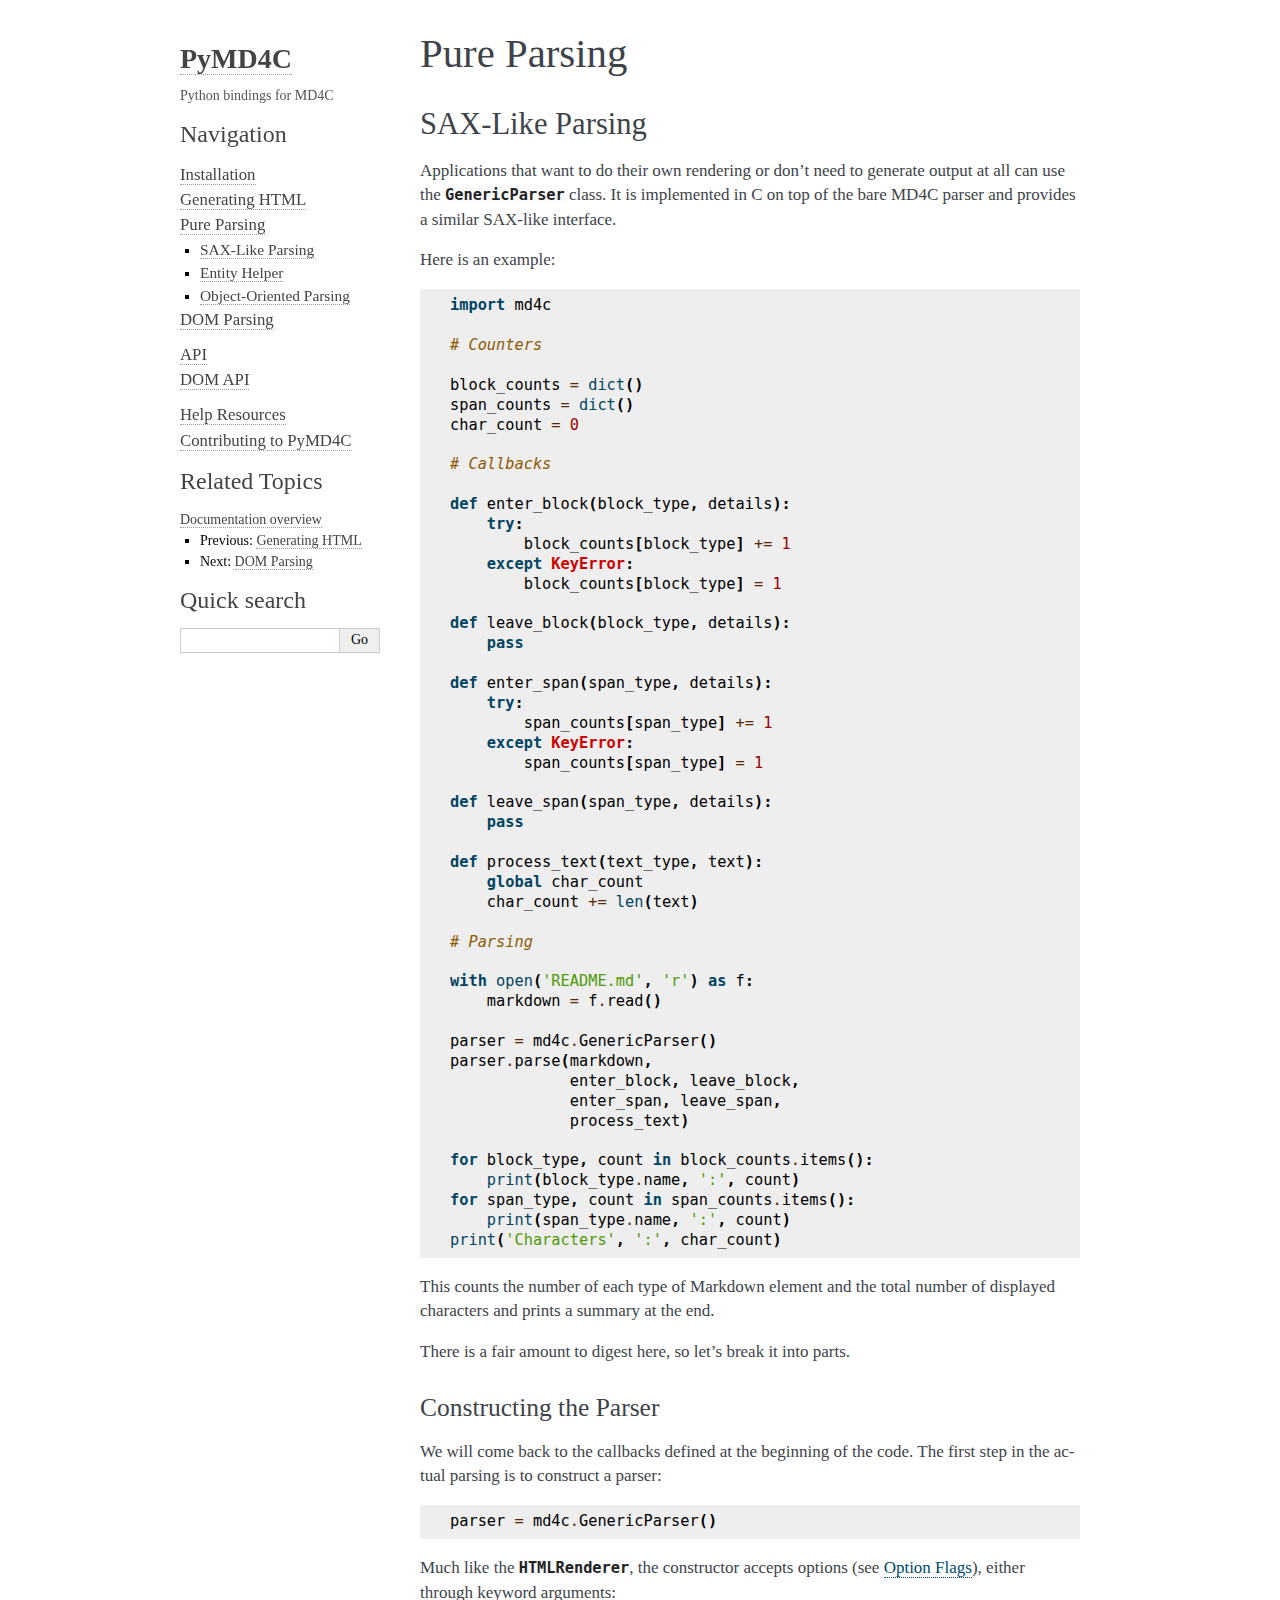
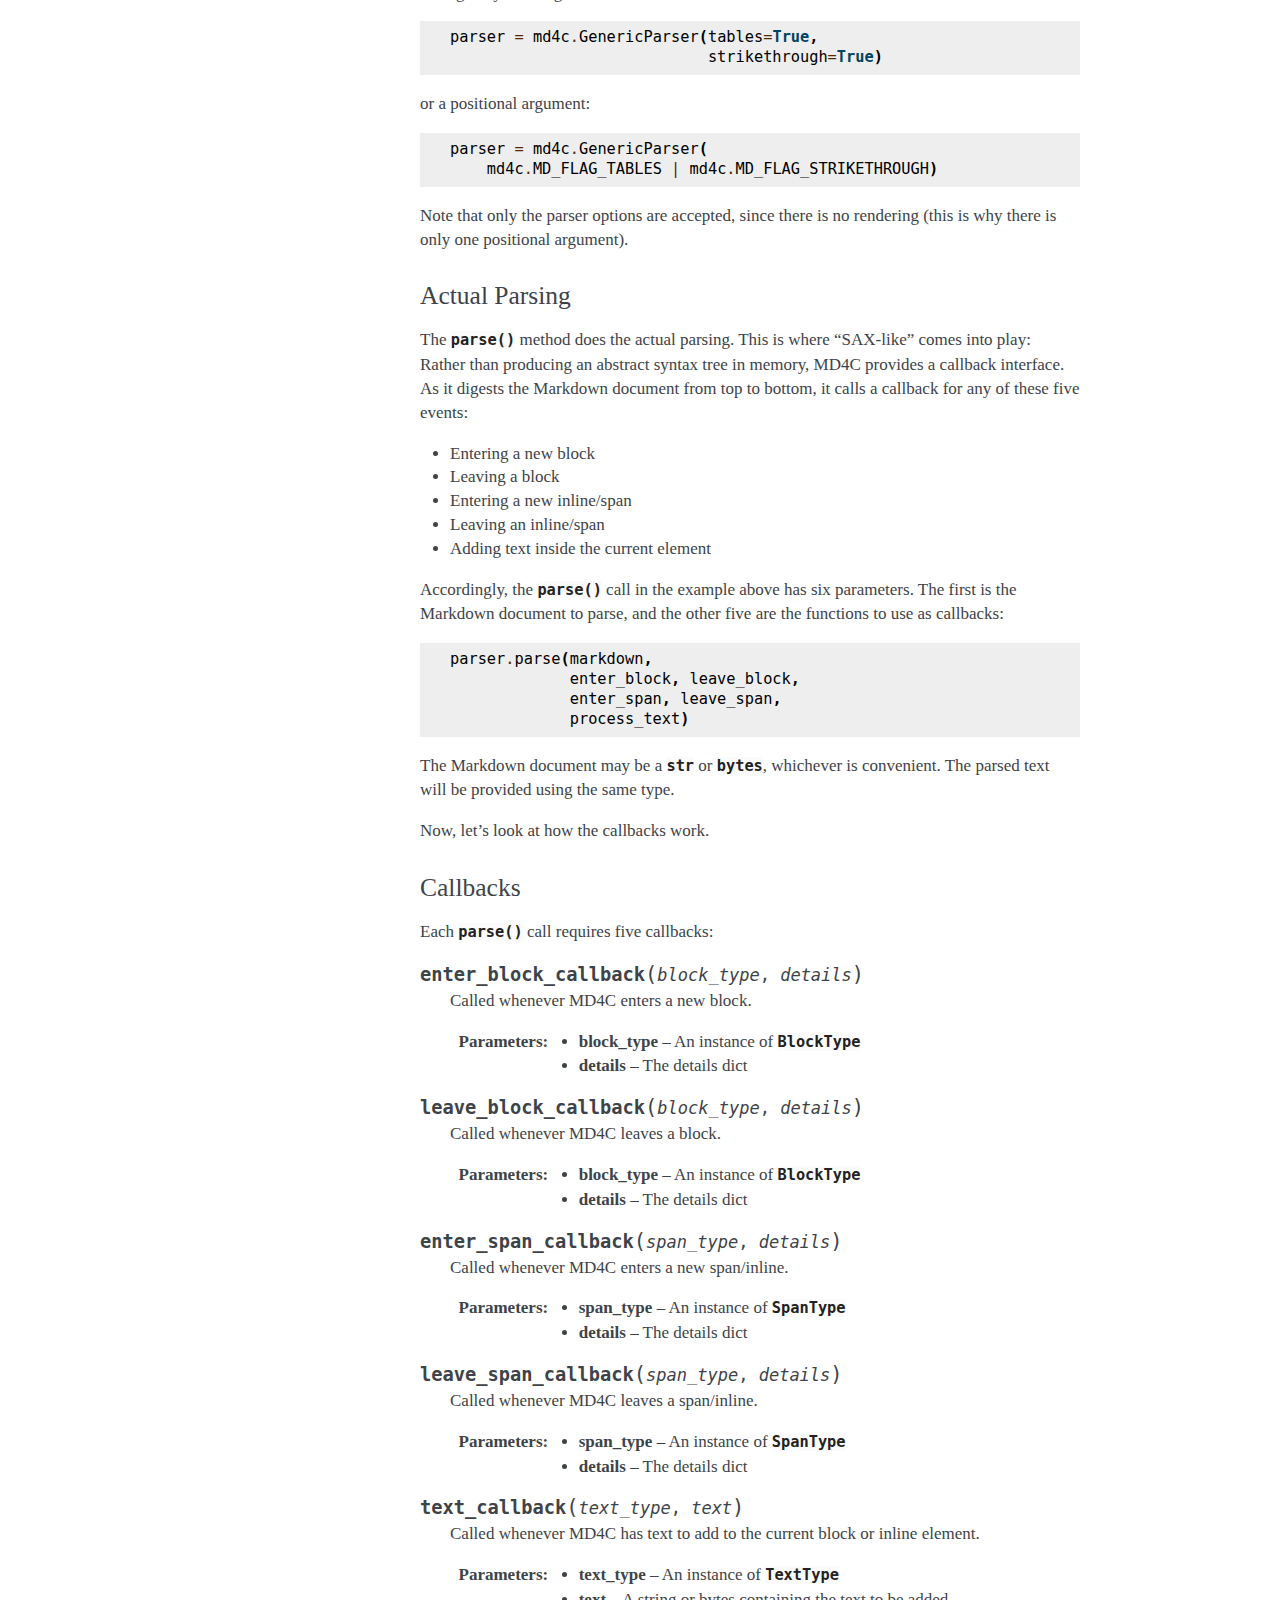
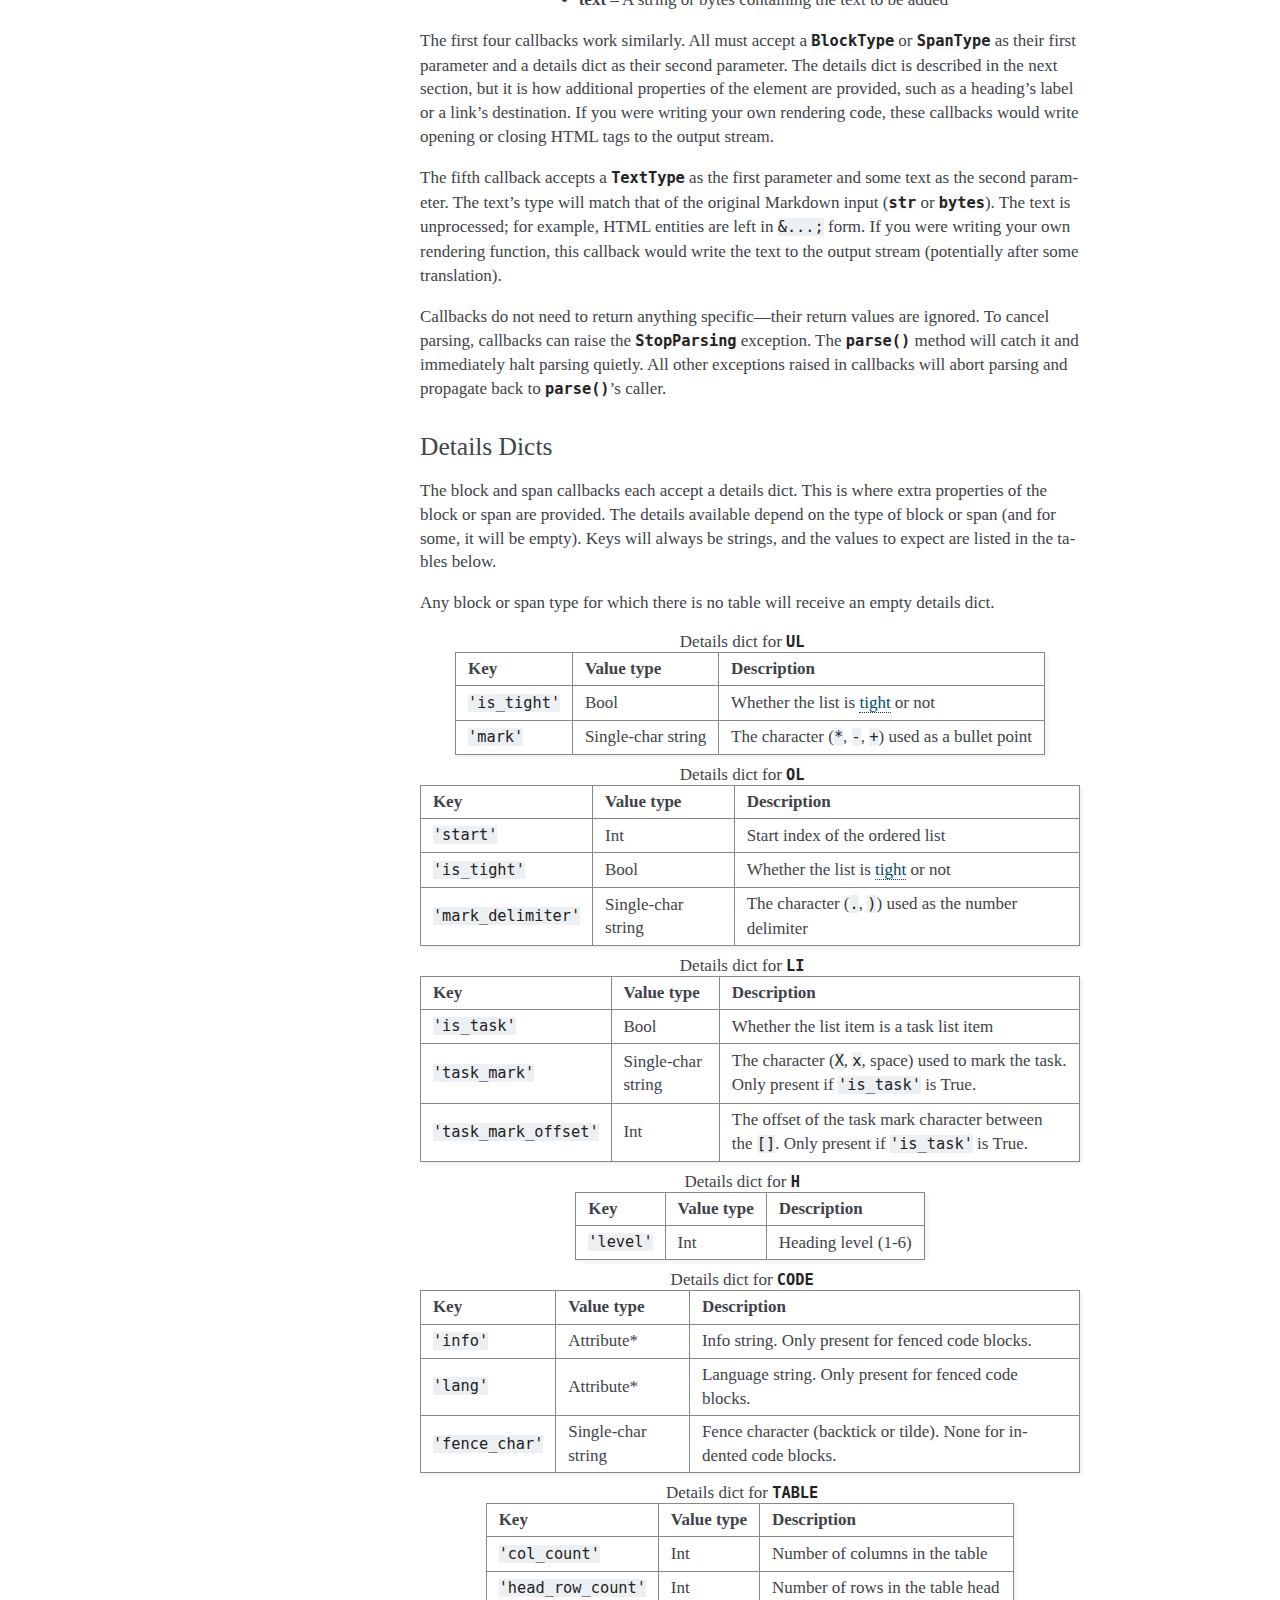
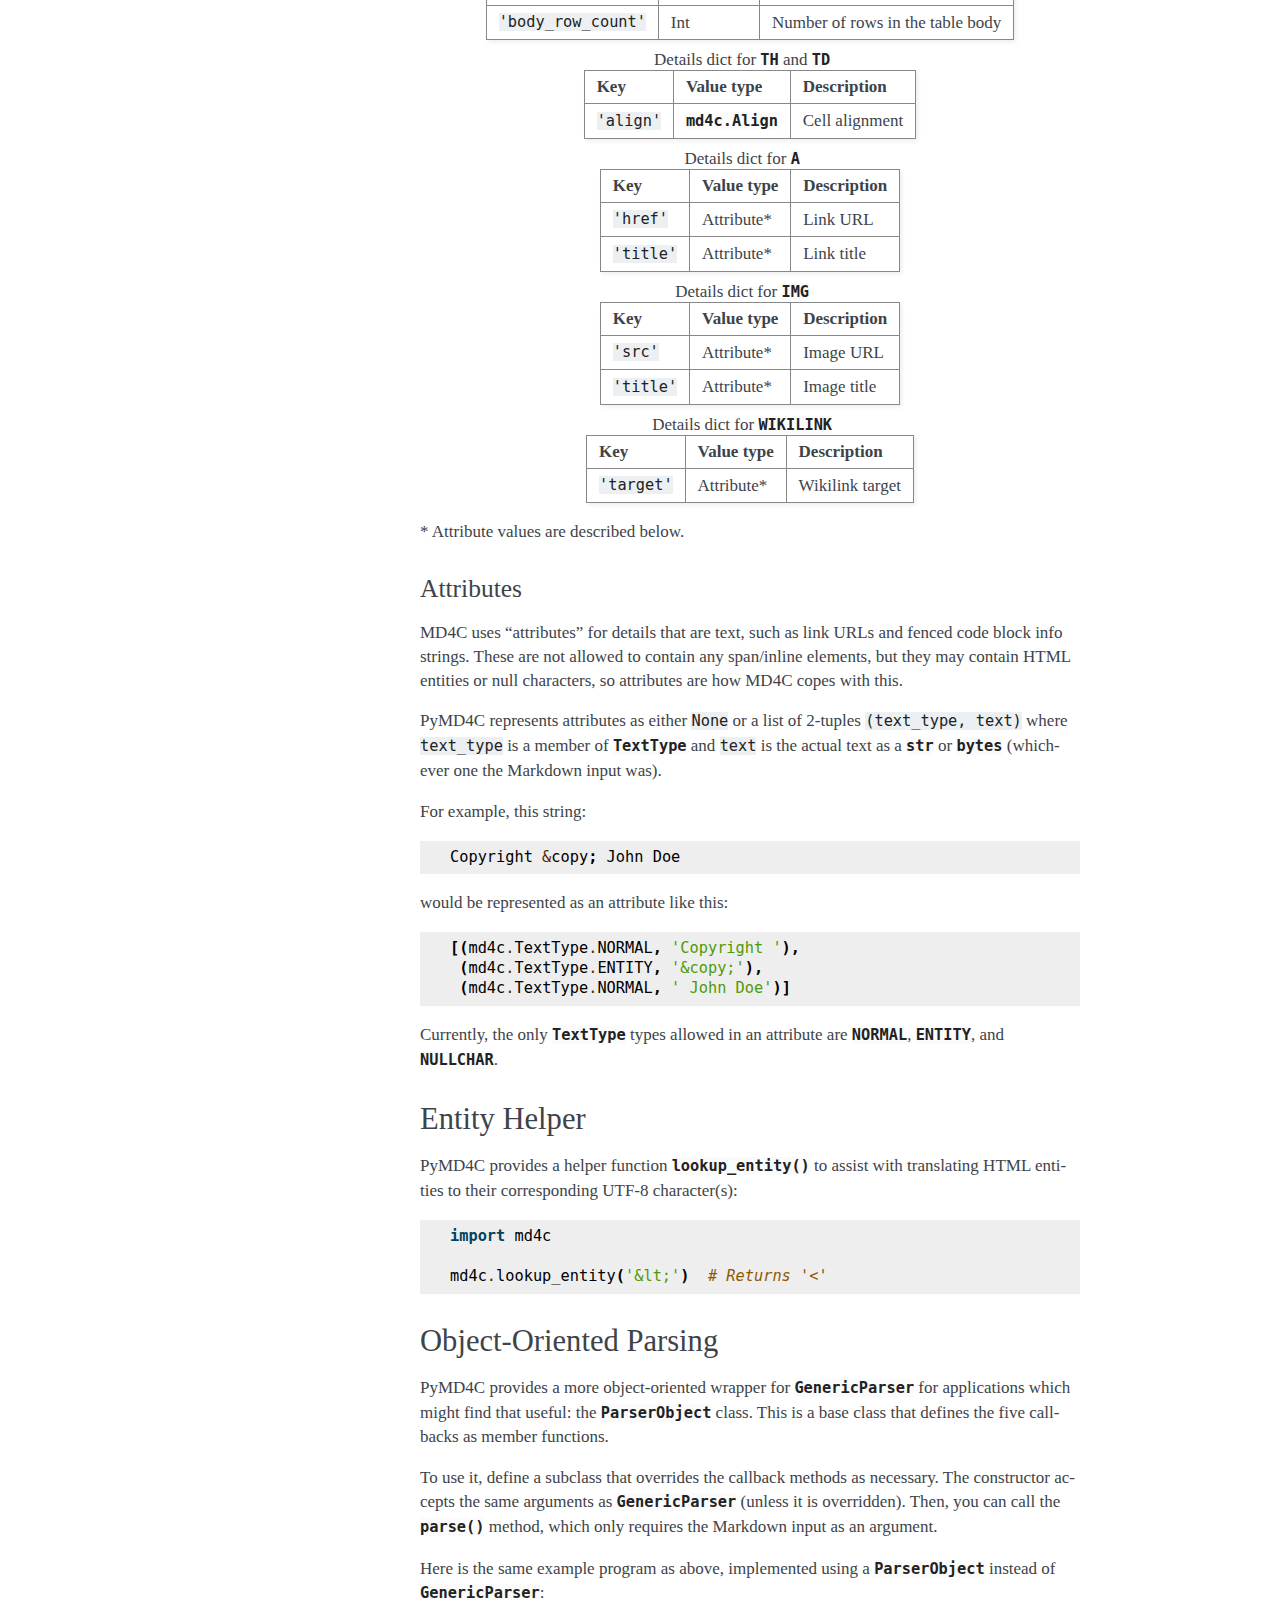
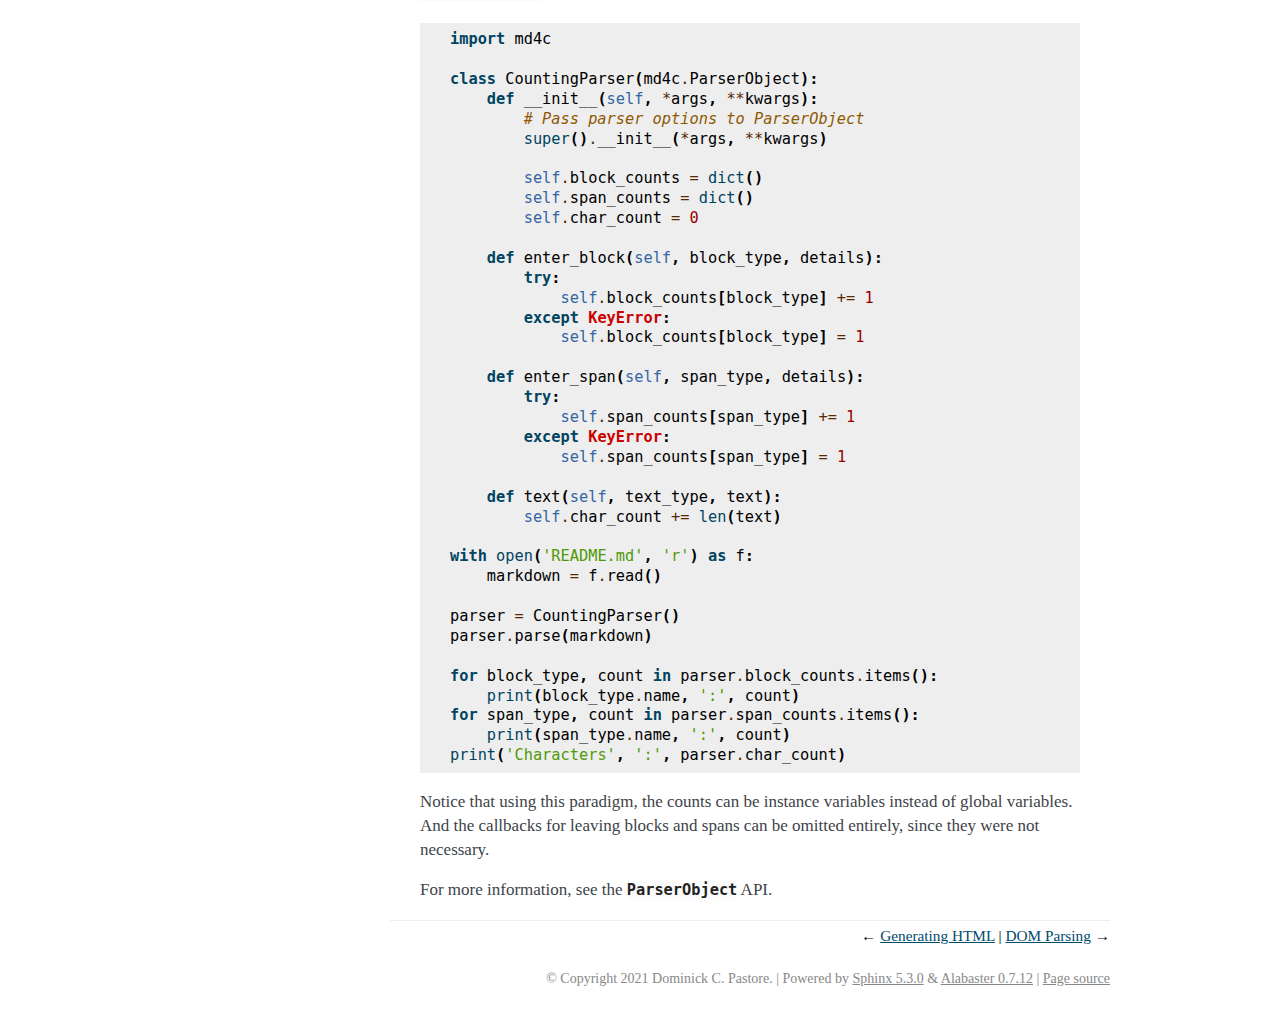
<file: pure_parsing.html>
<!DOCTYPE html>

<html lang="en">
  <head>
    <meta charset="utf-8" />
    <meta name="viewport" content="width=device-width, initial-scale=1.0" /><meta name="generator" content="Docutils 0.19: https://docutils.sourceforge.io/" />

    <title>Pure Parsing &#8212; PyMD4C  documentation</title>
    <link rel="stylesheet" type="text/css" href="_static/pygments.css" />
    <link rel="stylesheet" type="text/css" href="_static/alabaster.css" />
    <script data-url_root="./" id="documentation_options" src="_static/documentation_options.js"></script>
    <script src="_static/jquery.js"></script>
    <script src="_static/underscore.js"></script>
    <script src="_static/_sphinx_javascript_frameworks_compat.js"></script>
    <script src="_static/doctools.js"></script>
    <script src="_static/sphinx_highlight.js"></script>
    <link rel="index" title="Index" href="genindex.html" />
    <link rel="search" title="Search" href="search.html" />
    <link rel="next" title="DOM Parsing" href="dom_parsing.html" />
    <link rel="prev" title="Generating HTML" href="generating_html.html" />
   
  <link rel="stylesheet" href="_static/custom.css" type="text/css" />
  
  
  <meta name="viewport" content="width=device-width, initial-scale=0.9, maximum-scale=0.9" />

  </head><body>
  <div class="document">
    
      <div class="sphinxsidebar" role="navigation" aria-label="main navigation">
        <div class="sphinxsidebarwrapper">
<h1 class="logo"><a href="index.html">PyMD4C</a></h1>



<p class="blurb">Python bindings for MD4C</p>






<h3>Navigation</h3>
<ul class="current">
<li class="toctree-l1"><a class="reference internal" href="installation.html">Installation</a></li>
<li class="toctree-l1"><a class="reference internal" href="generating_html.html">Generating HTML</a></li>
<li class="toctree-l1 current"><a class="current reference internal" href="#">Pure Parsing</a><ul>
<li class="toctree-l2"><a class="reference internal" href="#sax-like-parsing">SAX-Like Parsing</a></li>
<li class="toctree-l2"><a class="reference internal" href="#entity-helper">Entity Helper</a></li>
<li class="toctree-l2"><a class="reference internal" href="#object-oriented-parsing">Object-Oriented Parsing</a></li>
</ul>
</li>
<li class="toctree-l1"><a class="reference internal" href="dom_parsing.html">DOM Parsing</a></li>
</ul>
<ul>
<li class="toctree-l1"><a class="reference internal" href="api.html">API</a></li>
<li class="toctree-l1"><a class="reference internal" href="dom_api.html">DOM API</a></li>
</ul>
<ul>
<li class="toctree-l1"><a class="reference internal" href="help.html">Help Resources</a></li>
<li class="toctree-l1"><a class="reference internal" href="contributing.html">Contributing to PyMD4C</a></li>
</ul>

<div class="relations">
<h3>Related Topics</h3>
<ul>
  <li><a href="index.html">Documentation overview</a><ul>
      <li>Previous: <a href="generating_html.html" title="previous chapter">Generating HTML</a></li>
      <li>Next: <a href="dom_parsing.html" title="next chapter">DOM Parsing</a></li>
  </ul></li>
</ul>
</div>
<div id="searchbox" style="display: none" role="search">
  <h3 id="searchlabel">Quick search</h3>
    <div class="searchformwrapper">
    <form class="search" action="search.html" method="get">
      <input type="text" name="q" aria-labelledby="searchlabel" autocomplete="off" autocorrect="off" autocapitalize="off" spellcheck="false"/>
      <input type="submit" value="Go" />
    </form>
    </div>
</div>
<script>document.getElementById('searchbox').style.display = "block"</script>








        </div>
      </div>
      <div class="documentwrapper">
        <div class="bodywrapper">
          

          <div class="body" role="main">
            
  <section id="pure-parsing">
<h1>Pure Parsing<a class="headerlink" href="#pure-parsing" title="Permalink to this heading">¶</a></h1>
<section id="sax-like-parsing">
<h2>SAX-Like Parsing<a class="headerlink" href="#sax-like-parsing" title="Permalink to this heading">¶</a></h2>
<p>Applications that want to do their own rendering or don’t need to generate
output at all can use the <a class="reference internal" href="api.html#md4c.GenericParser" title="md4c.GenericParser"><code class="xref py py-class docutils literal notranslate"><span class="pre">GenericParser</span></code></a> class. It is implemented
in C on top of the bare MD4C parser and provides a similar SAX-like interface.</p>
<p>Here is an example:</p>
<div class="highlight-default notranslate"><div class="highlight"><pre><span></span><span class="kn">import</span> <span class="nn">md4c</span>

<span class="c1"># Counters</span>

<span class="n">block_counts</span> <span class="o">=</span> <span class="nb">dict</span><span class="p">()</span>
<span class="n">span_counts</span> <span class="o">=</span> <span class="nb">dict</span><span class="p">()</span>
<span class="n">char_count</span> <span class="o">=</span> <span class="mi">0</span>

<span class="c1"># Callbacks</span>

<span class="k">def</span> <span class="nf">enter_block</span><span class="p">(</span><span class="n">block_type</span><span class="p">,</span> <span class="n">details</span><span class="p">):</span>
    <span class="k">try</span><span class="p">:</span>
        <span class="n">block_counts</span><span class="p">[</span><span class="n">block_type</span><span class="p">]</span> <span class="o">+=</span> <span class="mi">1</span>
    <span class="k">except</span> <span class="ne">KeyError</span><span class="p">:</span>
        <span class="n">block_counts</span><span class="p">[</span><span class="n">block_type</span><span class="p">]</span> <span class="o">=</span> <span class="mi">1</span>

<span class="k">def</span> <span class="nf">leave_block</span><span class="p">(</span><span class="n">block_type</span><span class="p">,</span> <span class="n">details</span><span class="p">):</span>
    <span class="k">pass</span>

<span class="k">def</span> <span class="nf">enter_span</span><span class="p">(</span><span class="n">span_type</span><span class="p">,</span> <span class="n">details</span><span class="p">):</span>
    <span class="k">try</span><span class="p">:</span>
        <span class="n">span_counts</span><span class="p">[</span><span class="n">span_type</span><span class="p">]</span> <span class="o">+=</span> <span class="mi">1</span>
    <span class="k">except</span> <span class="ne">KeyError</span><span class="p">:</span>
        <span class="n">span_counts</span><span class="p">[</span><span class="n">span_type</span><span class="p">]</span> <span class="o">=</span> <span class="mi">1</span>

<span class="k">def</span> <span class="nf">leave_span</span><span class="p">(</span><span class="n">span_type</span><span class="p">,</span> <span class="n">details</span><span class="p">):</span>
    <span class="k">pass</span>

<span class="k">def</span> <span class="nf">process_text</span><span class="p">(</span><span class="n">text_type</span><span class="p">,</span> <span class="n">text</span><span class="p">):</span>
    <span class="k">global</span> <span class="n">char_count</span>
    <span class="n">char_count</span> <span class="o">+=</span> <span class="nb">len</span><span class="p">(</span><span class="n">text</span><span class="p">)</span>

<span class="c1"># Parsing</span>

<span class="k">with</span> <span class="nb">open</span><span class="p">(</span><span class="s1">&#39;README.md&#39;</span><span class="p">,</span> <span class="s1">&#39;r&#39;</span><span class="p">)</span> <span class="k">as</span> <span class="n">f</span><span class="p">:</span>
    <span class="n">markdown</span> <span class="o">=</span> <span class="n">f</span><span class="o">.</span><span class="n">read</span><span class="p">()</span>

<span class="n">parser</span> <span class="o">=</span> <span class="n">md4c</span><span class="o">.</span><span class="n">GenericParser</span><span class="p">()</span>
<span class="n">parser</span><span class="o">.</span><span class="n">parse</span><span class="p">(</span><span class="n">markdown</span><span class="p">,</span>
             <span class="n">enter_block</span><span class="p">,</span> <span class="n">leave_block</span><span class="p">,</span>
             <span class="n">enter_span</span><span class="p">,</span> <span class="n">leave_span</span><span class="p">,</span>
             <span class="n">process_text</span><span class="p">)</span>

<span class="k">for</span> <span class="n">block_type</span><span class="p">,</span> <span class="n">count</span> <span class="ow">in</span> <span class="n">block_counts</span><span class="o">.</span><span class="n">items</span><span class="p">():</span>
    <span class="nb">print</span><span class="p">(</span><span class="n">block_type</span><span class="o">.</span><span class="n">name</span><span class="p">,</span> <span class="s1">&#39;:&#39;</span><span class="p">,</span> <span class="n">count</span><span class="p">)</span>
<span class="k">for</span> <span class="n">span_type</span><span class="p">,</span> <span class="n">count</span> <span class="ow">in</span> <span class="n">span_counts</span><span class="o">.</span><span class="n">items</span><span class="p">():</span>
    <span class="nb">print</span><span class="p">(</span><span class="n">span_type</span><span class="o">.</span><span class="n">name</span><span class="p">,</span> <span class="s1">&#39;:&#39;</span><span class="p">,</span> <span class="n">count</span><span class="p">)</span>
<span class="nb">print</span><span class="p">(</span><span class="s1">&#39;Characters&#39;</span><span class="p">,</span> <span class="s1">&#39;:&#39;</span><span class="p">,</span> <span class="n">char_count</span><span class="p">)</span>
</pre></div>
</div>
<p>This counts the number of each type of Markdown element and the total number of
displayed characters and prints a summary at the end.</p>
<p>There is a fair amount to digest here, so let’s break it into parts.</p>
<section id="constructing-the-parser">
<h3>Constructing the Parser<a class="headerlink" href="#constructing-the-parser" title="Permalink to this heading">¶</a></h3>
<p>We will come back to the callbacks defined at the beginning of the code. The
first step in the actual parsing is to construct a parser:</p>
<div class="highlight-default notranslate"><div class="highlight"><pre><span></span><span class="n">parser</span> <span class="o">=</span> <span class="n">md4c</span><span class="o">.</span><span class="n">GenericParser</span><span class="p">()</span>
</pre></div>
</div>
<p>Much like the <a class="reference internal" href="api.html#md4c.HTMLRenderer" title="md4c.HTMLRenderer"><code class="xref py py-class docutils literal notranslate"><span class="pre">HTMLRenderer</span></code></a>, the constructor accepts options (see
<a class="reference internal" href="api.html#options"><span class="std std-ref">Option Flags</span></a>), either through keyword arguments:</p>
<div class="highlight-default notranslate"><div class="highlight"><pre><span></span><span class="n">parser</span> <span class="o">=</span> <span class="n">md4c</span><span class="o">.</span><span class="n">GenericParser</span><span class="p">(</span><span class="n">tables</span><span class="o">=</span><span class="kc">True</span><span class="p">,</span>
                            <span class="n">strikethrough</span><span class="o">=</span><span class="kc">True</span><span class="p">)</span>
</pre></div>
</div>
<p>or a positional argument:</p>
<div class="highlight-default notranslate"><div class="highlight"><pre><span></span><span class="n">parser</span> <span class="o">=</span> <span class="n">md4c</span><span class="o">.</span><span class="n">GenericParser</span><span class="p">(</span>
    <span class="n">md4c</span><span class="o">.</span><span class="n">MD_FLAG_TABLES</span> <span class="o">|</span> <span class="n">md4c</span><span class="o">.</span><span class="n">MD_FLAG_STRIKETHROUGH</span><span class="p">)</span>
</pre></div>
</div>
<p>Note that only the parser options are accepted, since there is no rendering
(this is why there is only one positional argument).</p>
</section>
<section id="actual-parsing">
<h3>Actual Parsing<a class="headerlink" href="#actual-parsing" title="Permalink to this heading">¶</a></h3>
<p>The <a class="reference internal" href="api.html#md4c.GenericParser.parse" title="md4c.GenericParser.parse"><code class="xref py py-meth docutils literal notranslate"><span class="pre">parse()</span></code></a> method does the actual parsing. This is
where “SAX-like” comes into play: Rather than producing an abstract syntax tree
in memory, MD4C provides a callback interface. As it digests the Markdown
document from top to bottom, it calls a callback for any of these five events:</p>
<ul class="simple">
<li><p>Entering a new block</p></li>
<li><p>Leaving a block</p></li>
<li><p>Entering a new inline/span</p></li>
<li><p>Leaving an inline/span</p></li>
<li><p>Adding text inside the current element</p></li>
</ul>
<p>Accordingly, the <a class="reference internal" href="api.html#md4c.GenericParser.parse" title="md4c.GenericParser.parse"><code class="xref py py-meth docutils literal notranslate"><span class="pre">parse()</span></code></a> call in the example above
has six parameters. The first is the Markdown document to parse, and the other
five are the functions to use as callbacks:</p>
<div class="highlight-default notranslate"><div class="highlight"><pre><span></span><span class="n">parser</span><span class="o">.</span><span class="n">parse</span><span class="p">(</span><span class="n">markdown</span><span class="p">,</span>
             <span class="n">enter_block</span><span class="p">,</span> <span class="n">leave_block</span><span class="p">,</span>
             <span class="n">enter_span</span><span class="p">,</span> <span class="n">leave_span</span><span class="p">,</span>
             <span class="n">process_text</span><span class="p">)</span>
</pre></div>
</div>
<p>The Markdown document may be a <code class="xref py py-class docutils literal notranslate"><span class="pre">str</span></code> or <code class="xref py py-class docutils literal notranslate"><span class="pre">bytes</span></code>, whichever is
convenient. The parsed text will be provided using the same type.</p>
<p>Now, let’s look at how the callbacks work.</p>
</section>
<section id="callbacks">
<span id="id1"></span><h3>Callbacks<a class="headerlink" href="#callbacks" title="Permalink to this heading">¶</a></h3>
<p>Each <a class="reference internal" href="api.html#md4c.GenericParser.parse" title="md4c.GenericParser.parse"><code class="xref py py-meth docutils literal notranslate"><span class="pre">parse()</span></code></a> call requires five callbacks:</p>
<dl class="py function">
<dt class="sig sig-object py" id="enter_block_callback">
<span class="sig-name descname"><span class="pre">enter_block_callback</span></span><span class="sig-paren">(</span><em class="sig-param"><span class="n"><span class="pre">block_type</span></span></em>, <em class="sig-param"><span class="n"><span class="pre">details</span></span></em><span class="sig-paren">)</span><a class="headerlink" href="#enter_block_callback" title="Permalink to this definition">¶</a></dt>
<dd><p>Called whenever MD4C enters a new block.</p>
<dl class="field-list simple">
<dt class="field-odd">Parameters<span class="colon">:</span></dt>
<dd class="field-odd"><ul class="simple">
<li><p><strong>block_type</strong> – An instance of <a class="reference internal" href="api.html#md4c.BlockType" title="md4c.BlockType"><code class="xref py py-class docutils literal notranslate"><span class="pre">BlockType</span></code></a></p></li>
<li><p><strong>details</strong> – The details dict</p></li>
</ul>
</dd>
</dl>
</dd></dl>

<dl class="py function">
<dt class="sig sig-object py" id="leave_block_callback">
<span class="sig-name descname"><span class="pre">leave_block_callback</span></span><span class="sig-paren">(</span><em class="sig-param"><span class="n"><span class="pre">block_type</span></span></em>, <em class="sig-param"><span class="n"><span class="pre">details</span></span></em><span class="sig-paren">)</span><a class="headerlink" href="#leave_block_callback" title="Permalink to this definition">¶</a></dt>
<dd><p>Called whenever MD4C leaves a block.</p>
<dl class="field-list simple">
<dt class="field-odd">Parameters<span class="colon">:</span></dt>
<dd class="field-odd"><ul class="simple">
<li><p><strong>block_type</strong> – An instance of <a class="reference internal" href="api.html#md4c.BlockType" title="md4c.BlockType"><code class="xref py py-class docutils literal notranslate"><span class="pre">BlockType</span></code></a></p></li>
<li><p><strong>details</strong> – The details dict</p></li>
</ul>
</dd>
</dl>
</dd></dl>

<dl class="py function">
<dt class="sig sig-object py" id="enter_span_callback">
<span class="sig-name descname"><span class="pre">enter_span_callback</span></span><span class="sig-paren">(</span><em class="sig-param"><span class="n"><span class="pre">span_type</span></span></em>, <em class="sig-param"><span class="n"><span class="pre">details</span></span></em><span class="sig-paren">)</span><a class="headerlink" href="#enter_span_callback" title="Permalink to this definition">¶</a></dt>
<dd><p>Called whenever MD4C enters a new span/inline.</p>
<dl class="field-list simple">
<dt class="field-odd">Parameters<span class="colon">:</span></dt>
<dd class="field-odd"><ul class="simple">
<li><p><strong>span_type</strong> – An instance of <a class="reference internal" href="api.html#md4c.SpanType" title="md4c.SpanType"><code class="xref py py-class docutils literal notranslate"><span class="pre">SpanType</span></code></a></p></li>
<li><p><strong>details</strong> – The details dict</p></li>
</ul>
</dd>
</dl>
</dd></dl>

<dl class="py function">
<dt class="sig sig-object py" id="leave_span_callback">
<span class="sig-name descname"><span class="pre">leave_span_callback</span></span><span class="sig-paren">(</span><em class="sig-param"><span class="n"><span class="pre">span_type</span></span></em>, <em class="sig-param"><span class="n"><span class="pre">details</span></span></em><span class="sig-paren">)</span><a class="headerlink" href="#leave_span_callback" title="Permalink to this definition">¶</a></dt>
<dd><p>Called whenever MD4C leaves a span/inline.</p>
<dl class="field-list simple">
<dt class="field-odd">Parameters<span class="colon">:</span></dt>
<dd class="field-odd"><ul class="simple">
<li><p><strong>span_type</strong> – An instance of <a class="reference internal" href="api.html#md4c.SpanType" title="md4c.SpanType"><code class="xref py py-class docutils literal notranslate"><span class="pre">SpanType</span></code></a></p></li>
<li><p><strong>details</strong> – The details dict</p></li>
</ul>
</dd>
</dl>
</dd></dl>

<dl class="py function">
<dt class="sig sig-object py" id="text_callback">
<span class="sig-name descname"><span class="pre">text_callback</span></span><span class="sig-paren">(</span><em class="sig-param"><span class="n"><span class="pre">text_type</span></span></em>, <em class="sig-param"><span class="n"><span class="pre">text</span></span></em><span class="sig-paren">)</span><a class="headerlink" href="#text_callback" title="Permalink to this definition">¶</a></dt>
<dd><p>Called whenever MD4C has text to add to the current block or inline element.</p>
<dl class="field-list simple">
<dt class="field-odd">Parameters<span class="colon">:</span></dt>
<dd class="field-odd"><ul class="simple">
<li><p><strong>text_type</strong> – An instance of <a class="reference internal" href="api.html#md4c.TextType" title="md4c.TextType"><code class="xref py py-class docutils literal notranslate"><span class="pre">TextType</span></code></a></p></li>
<li><p><strong>text</strong> – A string or bytes containing the text to be added</p></li>
</ul>
</dd>
</dl>
</dd></dl>

<p>The first four callbacks work similarly. All must accept a
<a class="reference internal" href="api.html#md4c.BlockType" title="md4c.BlockType"><code class="xref py py-class docutils literal notranslate"><span class="pre">BlockType</span></code></a> or <a class="reference internal" href="api.html#md4c.SpanType" title="md4c.SpanType"><code class="xref py py-class docutils literal notranslate"><span class="pre">SpanType</span></code></a> as their first parameter
and a details dict as their second parameter. The details dict is described
in the next section, but it is how additional properties of the element are
provided, such as a heading’s label or a link’s destination. If you were
writing your own rendering code, these callbacks would write opening or closing
HTML tags to the output stream.</p>
<p>The fifth callback accepts a <a class="reference internal" href="api.html#md4c.TextType" title="md4c.TextType"><code class="xref py py-class docutils literal notranslate"><span class="pre">TextType</span></code></a> as the first parameter
and some text as the second parameter. The text’s type will match that of the
original Markdown input (<code class="xref py py-class docutils literal notranslate"><span class="pre">str</span></code> or <code class="xref py py-class docutils literal notranslate"><span class="pre">bytes</span></code>). The text is
unprocessed; for example, HTML entities are left in <code class="docutils literal notranslate"><span class="pre">&amp;...;</span></code> form. If you were
writing your own rendering function, this callback would write the text to the
output stream (potentially after some translation).</p>
<p>Callbacks do not need to return anything specific—their return values are
ignored. To cancel parsing, callbacks can raise the <a class="reference internal" href="api.html#md4c.StopParsing" title="md4c.StopParsing"><code class="xref py py-class docutils literal notranslate"><span class="pre">StopParsing</span></code></a>
exception. The <a class="reference internal" href="api.html#md4c.GenericParser.parse" title="md4c.GenericParser.parse"><code class="xref py py-meth docutils literal notranslate"><span class="pre">parse()</span></code></a> method will catch it and
immediately halt parsing quietly. All other exceptions raised in callbacks will
abort parsing and propagate back to <a class="reference internal" href="api.html#md4c.GenericParser.parse" title="md4c.GenericParser.parse"><code class="xref py py-meth docutils literal notranslate"><span class="pre">parse()</span></code></a>’s caller.</p>
</section>
<section id="details-dicts">
<span id="details"></span><h3>Details Dicts<a class="headerlink" href="#details-dicts" title="Permalink to this heading">¶</a></h3>
<p>The block and span callbacks each accept a details dict. This is where extra
properties of the block or span are provided. The details available depend on
the type of block or span (and for some, it will be empty). Keys will always be
strings, and the values to expect are listed in the tables below.</p>
<p>Any block or span type for which there is no table will receive an empty
details dict.</p>
<table class="docutils align-default" id="id2">
<caption><span class="caption-text">Details dict for <a class="reference internal" href="api.html#md4c.BlockType.UL" title="md4c.BlockType.UL"><code class="xref py py-attr docutils literal notranslate"><span class="pre">UL</span></code></a></span><a class="headerlink" href="#id2" title="Permalink to this table">¶</a></caption>
<thead>
<tr class="row-odd"><th class="head"><p>Key</p></th>
<th class="head"><p>Value type</p></th>
<th class="head"><p>Description</p></th>
</tr>
</thead>
<tbody>
<tr class="row-even"><td><p><code class="docutils literal notranslate"><span class="pre">'is_tight'</span></code></p></td>
<td><p>Bool</p></td>
<td><p>Whether the list is <a class="reference external" href="https://spec.commonmark.org/0.29/#tight">tight</a> or not</p></td>
</tr>
<tr class="row-odd"><td><p><code class="docutils literal notranslate"><span class="pre">'mark'</span></code></p></td>
<td><p>Single-char string</p></td>
<td><p>The character (<code class="docutils literal notranslate"><span class="pre">*</span></code>, <code class="docutils literal notranslate"><span class="pre">-</span></code>, <code class="docutils literal notranslate"><span class="pre">+</span></code>)
used as a bullet point</p></td>
</tr>
</tbody>
</table>
<table class="docutils align-default" id="id3">
<caption><span class="caption-text">Details dict for <a class="reference internal" href="api.html#md4c.BlockType.OL" title="md4c.BlockType.OL"><code class="xref py py-attr docutils literal notranslate"><span class="pre">OL</span></code></a></span><a class="headerlink" href="#id3" title="Permalink to this table">¶</a></caption>
<thead>
<tr class="row-odd"><th class="head"><p>Key</p></th>
<th class="head"><p>Value type</p></th>
<th class="head"><p>Description</p></th>
</tr>
</thead>
<tbody>
<tr class="row-even"><td><p><code class="docutils literal notranslate"><span class="pre">'start'</span></code></p></td>
<td><p>Int</p></td>
<td><p>Start index of the ordered
list</p></td>
</tr>
<tr class="row-odd"><td><p><code class="docutils literal notranslate"><span class="pre">'is_tight'</span></code></p></td>
<td><p>Bool</p></td>
<td><p>Whether the list is <a class="reference external" href="https://spec.commonmark.org/0.29/#tight">tight</a> or
not</p></td>
</tr>
<tr class="row-even"><td><p><code class="docutils literal notranslate"><span class="pre">'mark_delimiter'</span></code></p></td>
<td><p>Single-char string</p></td>
<td><p>The character (<code class="docutils literal notranslate"><span class="pre">.</span></code>, <code class="docutils literal notranslate"><span class="pre">)</span></code>)
used as the number delimiter</p></td>
</tr>
</tbody>
</table>
<table class="docutils align-default" id="id4">
<caption><span class="caption-text">Details dict for <a class="reference internal" href="api.html#md4c.BlockType.LI" title="md4c.BlockType.LI"><code class="xref py py-attr docutils literal notranslate"><span class="pre">LI</span></code></a></span><a class="headerlink" href="#id4" title="Permalink to this table">¶</a></caption>
<thead>
<tr class="row-odd"><th class="head"><p>Key</p></th>
<th class="head"><p>Value type</p></th>
<th class="head"><p>Description</p></th>
</tr>
</thead>
<tbody>
<tr class="row-even"><td><p><code class="docutils literal notranslate"><span class="pre">'is_task'</span></code></p></td>
<td><p>Bool</p></td>
<td><p>Whether the list item is a
task list item</p></td>
</tr>
<tr class="row-odd"><td><p><code class="docutils literal notranslate"><span class="pre">'task_mark'</span></code></p></td>
<td><p>Single-char string</p></td>
<td><p>The character (<code class="docutils literal notranslate"><span class="pre">X</span></code>,
<code class="docutils literal notranslate"><span class="pre">x</span></code>, space) used to mark
the task. Only present if
<code class="docutils literal notranslate"><span class="pre">'is_task'</span></code> is True.</p></td>
</tr>
<tr class="row-even"><td><p><code class="docutils literal notranslate"><span class="pre">'task_mark_offset'</span></code></p></td>
<td><p>Int</p></td>
<td><p>The offset of the task mark
character between the
<code class="docutils literal notranslate"><span class="pre">[]</span></code>. Only present if
<code class="docutils literal notranslate"><span class="pre">'is_task'</span></code> is True.</p></td>
</tr>
</tbody>
</table>
<table class="docutils align-default" id="id5">
<caption><span class="caption-text">Details dict for <a class="reference internal" href="api.html#md4c.BlockType.H" title="md4c.BlockType.H"><code class="xref py py-attr docutils literal notranslate"><span class="pre">H</span></code></a></span><a class="headerlink" href="#id5" title="Permalink to this table">¶</a></caption>
<thead>
<tr class="row-odd"><th class="head"><p>Key</p></th>
<th class="head"><p>Value type</p></th>
<th class="head"><p>Description</p></th>
</tr>
</thead>
<tbody>
<tr class="row-even"><td><p><code class="docutils literal notranslate"><span class="pre">'level'</span></code></p></td>
<td><p>Int</p></td>
<td><p>Heading level (1-6)</p></td>
</tr>
</tbody>
</table>
<table class="docutils align-default" id="id6">
<caption><span class="caption-text">Details dict for <a class="reference internal" href="api.html#md4c.BlockType.CODE" title="md4c.BlockType.CODE"><code class="xref py py-attr docutils literal notranslate"><span class="pre">CODE</span></code></a></span><a class="headerlink" href="#id6" title="Permalink to this table">¶</a></caption>
<thead>
<tr class="row-odd"><th class="head"><p>Key</p></th>
<th class="head"><p>Value type</p></th>
<th class="head"><p>Description</p></th>
</tr>
</thead>
<tbody>
<tr class="row-even"><td><p><code class="docutils literal notranslate"><span class="pre">'info'</span></code></p></td>
<td><p>Attribute*</p></td>
<td><p>Info string. Only present for
fenced code blocks.</p></td>
</tr>
<tr class="row-odd"><td><p><code class="docutils literal notranslate"><span class="pre">'lang'</span></code></p></td>
<td><p>Attribute*</p></td>
<td><p>Language string. Only present for
fenced code blocks.</p></td>
</tr>
<tr class="row-even"><td><p><code class="docutils literal notranslate"><span class="pre">'fence_char'</span></code></p></td>
<td><p>Single-char string</p></td>
<td><p>Fence character (backtick or
tilde). None for indented code
blocks.</p></td>
</tr>
</tbody>
</table>
<table class="docutils align-default" id="id7">
<caption><span class="caption-text">Details dict for <a class="reference internal" href="api.html#md4c.BlockType.TABLE" title="md4c.BlockType.TABLE"><code class="xref py py-attr docutils literal notranslate"><span class="pre">TABLE</span></code></a></span><a class="headerlink" href="#id7" title="Permalink to this table">¶</a></caption>
<thead>
<tr class="row-odd"><th class="head"><p>Key</p></th>
<th class="head"><p>Value type</p></th>
<th class="head"><p>Description</p></th>
</tr>
</thead>
<tbody>
<tr class="row-even"><td><p><code class="docutils literal notranslate"><span class="pre">'col_count'</span></code></p></td>
<td><p>Int</p></td>
<td><p>Number of columns in the table</p></td>
</tr>
<tr class="row-odd"><td><p><code class="docutils literal notranslate"><span class="pre">'head_row_count'</span></code></p></td>
<td><p>Int</p></td>
<td><p>Number of rows in the table head</p></td>
</tr>
<tr class="row-even"><td><p><code class="docutils literal notranslate"><span class="pre">'body_row_count'</span></code></p></td>
<td><p>Int</p></td>
<td><p>Number of rows in the table body</p></td>
</tr>
</tbody>
</table>
<table class="docutils align-default" id="id8">
<caption><span class="caption-text">Details dict for <a class="reference internal" href="api.html#md4c.BlockType.TH" title="md4c.BlockType.TH"><code class="xref py py-attr docutils literal notranslate"><span class="pre">TH</span></code></a> and <a class="reference internal" href="api.html#md4c.BlockType.TD" title="md4c.BlockType.TD"><code class="xref py py-attr docutils literal notranslate"><span class="pre">TD</span></code></a></span><a class="headerlink" href="#id8" title="Permalink to this table">¶</a></caption>
<thead>
<tr class="row-odd"><th class="head"><p>Key</p></th>
<th class="head"><p>Value type</p></th>
<th class="head"><p>Description</p></th>
</tr>
</thead>
<tbody>
<tr class="row-even"><td><p><code class="docutils literal notranslate"><span class="pre">'align'</span></code></p></td>
<td><p><a class="reference internal" href="api.html#md4c.Align" title="md4c.Align"><code class="xref py py-class docutils literal notranslate"><span class="pre">md4c.Align</span></code></a></p></td>
<td><p>Cell alignment</p></td>
</tr>
</tbody>
</table>
<table class="docutils align-default" id="id9">
<caption><span class="caption-text">Details dict for <a class="reference internal" href="api.html#md4c.SpanType.A" title="md4c.SpanType.A"><code class="xref py py-attr docutils literal notranslate"><span class="pre">A</span></code></a></span><a class="headerlink" href="#id9" title="Permalink to this table">¶</a></caption>
<thead>
<tr class="row-odd"><th class="head"><p>Key</p></th>
<th class="head"><p>Value type</p></th>
<th class="head"><p>Description</p></th>
</tr>
</thead>
<tbody>
<tr class="row-even"><td><p><code class="docutils literal notranslate"><span class="pre">'href'</span></code></p></td>
<td><p>Attribute*</p></td>
<td><p>Link URL</p></td>
</tr>
<tr class="row-odd"><td><p><code class="docutils literal notranslate"><span class="pre">'title'</span></code></p></td>
<td><p>Attribute*</p></td>
<td><p>Link title</p></td>
</tr>
</tbody>
</table>
<table class="docutils align-default" id="id10">
<caption><span class="caption-text">Details dict for <a class="reference internal" href="api.html#md4c.SpanType.IMG" title="md4c.SpanType.IMG"><code class="xref py py-attr docutils literal notranslate"><span class="pre">IMG</span></code></a></span><a class="headerlink" href="#id10" title="Permalink to this table">¶</a></caption>
<thead>
<tr class="row-odd"><th class="head"><p>Key</p></th>
<th class="head"><p>Value type</p></th>
<th class="head"><p>Description</p></th>
</tr>
</thead>
<tbody>
<tr class="row-even"><td><p><code class="docutils literal notranslate"><span class="pre">'src'</span></code></p></td>
<td><p>Attribute*</p></td>
<td><p>Image URL</p></td>
</tr>
<tr class="row-odd"><td><p><code class="docutils literal notranslate"><span class="pre">'title'</span></code></p></td>
<td><p>Attribute*</p></td>
<td><p>Image title</p></td>
</tr>
</tbody>
</table>
<table class="docutils align-default" id="id11">
<caption><span class="caption-text">Details dict for <a class="reference internal" href="api.html#md4c.SpanType.WIKILINK" title="md4c.SpanType.WIKILINK"><code class="xref py py-attr docutils literal notranslate"><span class="pre">WIKILINK</span></code></a></span><a class="headerlink" href="#id11" title="Permalink to this table">¶</a></caption>
<thead>
<tr class="row-odd"><th class="head"><p>Key</p></th>
<th class="head"><p>Value type</p></th>
<th class="head"><p>Description</p></th>
</tr>
</thead>
<tbody>
<tr class="row-even"><td><p><code class="docutils literal notranslate"><span class="pre">'target'</span></code></p></td>
<td><p>Attribute*</p></td>
<td><p>Wikilink target</p></td>
</tr>
</tbody>
</table>
<p>* Attribute values are described below.</p>
</section>
<section id="attributes">
<span id="attribute"></span><h3>Attributes<a class="headerlink" href="#attributes" title="Permalink to this heading">¶</a></h3>
<p>MD4C uses “attributes” for details that are text, such as link URLs and
fenced code block info strings. These are not allowed to contain any
span/inline elements, but they may contain HTML entities or null characters, so
attributes are how MD4C copes with this.</p>
<p>PyMD4C represents attributes as either <code class="docutils literal notranslate"><span class="pre">None</span></code> or a list of 2-tuples
<code class="docutils literal notranslate"><span class="pre">(text_type,</span> <span class="pre">text)</span></code> where <code class="docutils literal notranslate"><span class="pre">text_type</span></code> is a member of
<a class="reference internal" href="api.html#md4c.TextType" title="md4c.TextType"><code class="xref py py-class docutils literal notranslate"><span class="pre">TextType</span></code></a> and <code class="docutils literal notranslate"><span class="pre">text</span></code> is the actual text as a <code class="xref py py-class docutils literal notranslate"><span class="pre">str</span></code> or
<code class="xref py py-class docutils literal notranslate"><span class="pre">bytes</span></code> (whichever one the Markdown input was).</p>
<p>For example, this string:</p>
<div class="highlight-default notranslate"><div class="highlight"><pre><span></span><span class="n">Copyright</span> <span class="o">&amp;</span><span class="n">copy</span><span class="p">;</span> <span class="n">John</span> <span class="n">Doe</span>
</pre></div>
</div>
<p>would be represented as an attribute like this:</p>
<div class="highlight-default notranslate"><div class="highlight"><pre><span></span><span class="p">[(</span><span class="n">md4c</span><span class="o">.</span><span class="n">TextType</span><span class="o">.</span><span class="n">NORMAL</span><span class="p">,</span> <span class="s1">&#39;Copyright &#39;</span><span class="p">),</span>
 <span class="p">(</span><span class="n">md4c</span><span class="o">.</span><span class="n">TextType</span><span class="o">.</span><span class="n">ENTITY</span><span class="p">,</span> <span class="s1">&#39;&amp;copy;&#39;</span><span class="p">),</span>
 <span class="p">(</span><span class="n">md4c</span><span class="o">.</span><span class="n">TextType</span><span class="o">.</span><span class="n">NORMAL</span><span class="p">,</span> <span class="s1">&#39; John Doe&#39;</span><span class="p">)]</span>
</pre></div>
</div>
<p>Currently, the only <a class="reference internal" href="api.html#md4c.TextType" title="md4c.TextType"><code class="xref py py-class docutils literal notranslate"><span class="pre">TextType</span></code></a> types allowed in an attribute are
<a class="reference internal" href="api.html#md4c.TextType.NORMAL" title="md4c.TextType.NORMAL"><code class="xref py py-attr docutils literal notranslate"><span class="pre">NORMAL</span></code></a>, <a class="reference internal" href="api.html#md4c.TextType.ENTITY" title="md4c.TextType.ENTITY"><code class="xref py py-attr docutils literal notranslate"><span class="pre">ENTITY</span></code></a>, and
<a class="reference internal" href="api.html#md4c.TextType.NULLCHAR" title="md4c.TextType.NULLCHAR"><code class="xref py py-attr docutils literal notranslate"><span class="pre">NULLCHAR</span></code></a>.</p>
</section>
</section>
<section id="entity-helper">
<h2>Entity Helper<a class="headerlink" href="#entity-helper" title="Permalink to this heading">¶</a></h2>
<p>PyMD4C provides a helper function <a class="reference internal" href="api.html#md4c.lookup_entity" title="md4c.lookup_entity"><code class="xref py py-func docutils literal notranslate"><span class="pre">lookup_entity()</span></code></a> to assist with
translating HTML entities to their corresponding UTF-8 character(s):</p>
<div class="highlight-default notranslate"><div class="highlight"><pre><span></span><span class="kn">import</span> <span class="nn">md4c</span>

<span class="n">md4c</span><span class="o">.</span><span class="n">lookup_entity</span><span class="p">(</span><span class="s1">&#39;&amp;lt;&#39;</span><span class="p">)</span>  <span class="c1"># Returns &#39;&lt;&#39;</span>
</pre></div>
</div>
</section>
<section id="object-oriented-parsing">
<h2>Object-Oriented Parsing<a class="headerlink" href="#object-oriented-parsing" title="Permalink to this heading">¶</a></h2>
<p>PyMD4C provides a more object-oriented wrapper for <a class="reference internal" href="api.html#md4c.GenericParser" title="md4c.GenericParser"><code class="xref py py-class docutils literal notranslate"><span class="pre">GenericParser</span></code></a>
for applications which might find that useful: the <a class="reference internal" href="api.html#md4c.ParserObject" title="md4c.ParserObject"><code class="xref py py-class docutils literal notranslate"><span class="pre">ParserObject</span></code></a>
class. This is a base class that defines the five callbacks as member
functions.</p>
<p>To use it, define a subclass that overrides the callback methods as necessary.
The constructor accepts the same arguments as <a class="reference internal" href="api.html#md4c.GenericParser" title="md4c.GenericParser"><code class="xref py py-class docutils literal notranslate"><span class="pre">GenericParser</span></code></a>
(unless it is overridden). Then, you can call the
<a class="reference internal" href="api.html#md4c.ParserObject.parse" title="md4c.ParserObject.parse"><code class="xref py py-meth docutils literal notranslate"><span class="pre">parse()</span></code></a> method, which only requires the Markdown input
as an argument.</p>
<p>Here is the same example program as above, implemented using a
<a class="reference internal" href="api.html#md4c.ParserObject" title="md4c.ParserObject"><code class="xref py py-class docutils literal notranslate"><span class="pre">ParserObject</span></code></a> instead of <a class="reference internal" href="api.html#md4c.GenericParser" title="md4c.GenericParser"><code class="xref py py-class docutils literal notranslate"><span class="pre">GenericParser</span></code></a>:</p>
<div class="highlight-default notranslate"><div class="highlight"><pre><span></span><span class="kn">import</span> <span class="nn">md4c</span>

<span class="k">class</span> <span class="nc">CountingParser</span><span class="p">(</span><span class="n">md4c</span><span class="o">.</span><span class="n">ParserObject</span><span class="p">):</span>
    <span class="k">def</span> <span class="fm">__init__</span><span class="p">(</span><span class="bp">self</span><span class="p">,</span> <span class="o">*</span><span class="n">args</span><span class="p">,</span> <span class="o">**</span><span class="n">kwargs</span><span class="p">):</span>
        <span class="c1"># Pass parser options to ParserObject</span>
        <span class="nb">super</span><span class="p">()</span><span class="o">.</span><span class="fm">__init__</span><span class="p">(</span><span class="o">*</span><span class="n">args</span><span class="p">,</span> <span class="o">**</span><span class="n">kwargs</span><span class="p">)</span>

        <span class="bp">self</span><span class="o">.</span><span class="n">block_counts</span> <span class="o">=</span> <span class="nb">dict</span><span class="p">()</span>
        <span class="bp">self</span><span class="o">.</span><span class="n">span_counts</span> <span class="o">=</span> <span class="nb">dict</span><span class="p">()</span>
        <span class="bp">self</span><span class="o">.</span><span class="n">char_count</span> <span class="o">=</span> <span class="mi">0</span>

    <span class="k">def</span> <span class="nf">enter_block</span><span class="p">(</span><span class="bp">self</span><span class="p">,</span> <span class="n">block_type</span><span class="p">,</span> <span class="n">details</span><span class="p">):</span>
        <span class="k">try</span><span class="p">:</span>
            <span class="bp">self</span><span class="o">.</span><span class="n">block_counts</span><span class="p">[</span><span class="n">block_type</span><span class="p">]</span> <span class="o">+=</span> <span class="mi">1</span>
        <span class="k">except</span> <span class="ne">KeyError</span><span class="p">:</span>
            <span class="bp">self</span><span class="o">.</span><span class="n">block_counts</span><span class="p">[</span><span class="n">block_type</span><span class="p">]</span> <span class="o">=</span> <span class="mi">1</span>

    <span class="k">def</span> <span class="nf">enter_span</span><span class="p">(</span><span class="bp">self</span><span class="p">,</span> <span class="n">span_type</span><span class="p">,</span> <span class="n">details</span><span class="p">):</span>
        <span class="k">try</span><span class="p">:</span>
            <span class="bp">self</span><span class="o">.</span><span class="n">span_counts</span><span class="p">[</span><span class="n">span_type</span><span class="p">]</span> <span class="o">+=</span> <span class="mi">1</span>
        <span class="k">except</span> <span class="ne">KeyError</span><span class="p">:</span>
            <span class="bp">self</span><span class="o">.</span><span class="n">span_counts</span><span class="p">[</span><span class="n">span_type</span><span class="p">]</span> <span class="o">=</span> <span class="mi">1</span>

    <span class="k">def</span> <span class="nf">text</span><span class="p">(</span><span class="bp">self</span><span class="p">,</span> <span class="n">text_type</span><span class="p">,</span> <span class="n">text</span><span class="p">):</span>
        <span class="bp">self</span><span class="o">.</span><span class="n">char_count</span> <span class="o">+=</span> <span class="nb">len</span><span class="p">(</span><span class="n">text</span><span class="p">)</span>

<span class="k">with</span> <span class="nb">open</span><span class="p">(</span><span class="s1">&#39;README.md&#39;</span><span class="p">,</span> <span class="s1">&#39;r&#39;</span><span class="p">)</span> <span class="k">as</span> <span class="n">f</span><span class="p">:</span>
    <span class="n">markdown</span> <span class="o">=</span> <span class="n">f</span><span class="o">.</span><span class="n">read</span><span class="p">()</span>

<span class="n">parser</span> <span class="o">=</span> <span class="n">CountingParser</span><span class="p">()</span>
<span class="n">parser</span><span class="o">.</span><span class="n">parse</span><span class="p">(</span><span class="n">markdown</span><span class="p">)</span>

<span class="k">for</span> <span class="n">block_type</span><span class="p">,</span> <span class="n">count</span> <span class="ow">in</span> <span class="n">parser</span><span class="o">.</span><span class="n">block_counts</span><span class="o">.</span><span class="n">items</span><span class="p">():</span>
    <span class="nb">print</span><span class="p">(</span><span class="n">block_type</span><span class="o">.</span><span class="n">name</span><span class="p">,</span> <span class="s1">&#39;:&#39;</span><span class="p">,</span> <span class="n">count</span><span class="p">)</span>
<span class="k">for</span> <span class="n">span_type</span><span class="p">,</span> <span class="n">count</span> <span class="ow">in</span> <span class="n">parser</span><span class="o">.</span><span class="n">span_counts</span><span class="o">.</span><span class="n">items</span><span class="p">():</span>
    <span class="nb">print</span><span class="p">(</span><span class="n">span_type</span><span class="o">.</span><span class="n">name</span><span class="p">,</span> <span class="s1">&#39;:&#39;</span><span class="p">,</span> <span class="n">count</span><span class="p">)</span>
<span class="nb">print</span><span class="p">(</span><span class="s1">&#39;Characters&#39;</span><span class="p">,</span> <span class="s1">&#39;:&#39;</span><span class="p">,</span> <span class="n">parser</span><span class="o">.</span><span class="n">char_count</span><span class="p">)</span>
</pre></div>
</div>
<p>Notice that using this paradigm, the counts can be instance variables instead
of global variables. And the callbacks for leaving blocks and spans can be
omitted entirely, since they were not necessary.</p>
<p>For more information, see the <a class="reference internal" href="api.html#md4c.ParserObject" title="md4c.ParserObject"><code class="xref py py-class docutils literal notranslate"><span class="pre">ParserObject</span></code></a> API.</p>
</section>
</section>


          </div>
              <div class="related bottom">
                &nbsp;
  <nav id="rellinks">
    <ul>
        <li>
          &larr;
          <a href="generating_html.html" title="Previous document">Generating HTML</a>
        </li>
        <li>
          <a href="dom_parsing.html" title="Next document">DOM Parsing</a>
          &rarr;
        </li>
    </ul>
  </nav>
              </div>
          
        </div>
      </div>
    <div class="clearer"></div>
  </div>
    <div class="footer">
      &copy; Copyright 2021 Dominick C. Pastore.
      
      |
      Powered by <a href="http://sphinx-doc.org/">Sphinx 5.3.0</a>
      &amp; <a href="https://github.com/bitprophet/alabaster">Alabaster 0.7.12</a>
      
      |
      <a href="_sources/pure_parsing.rst.txt"
          rel="nofollow">Page source</a>
    </div>

    

    
  </body>
</html>
</file>
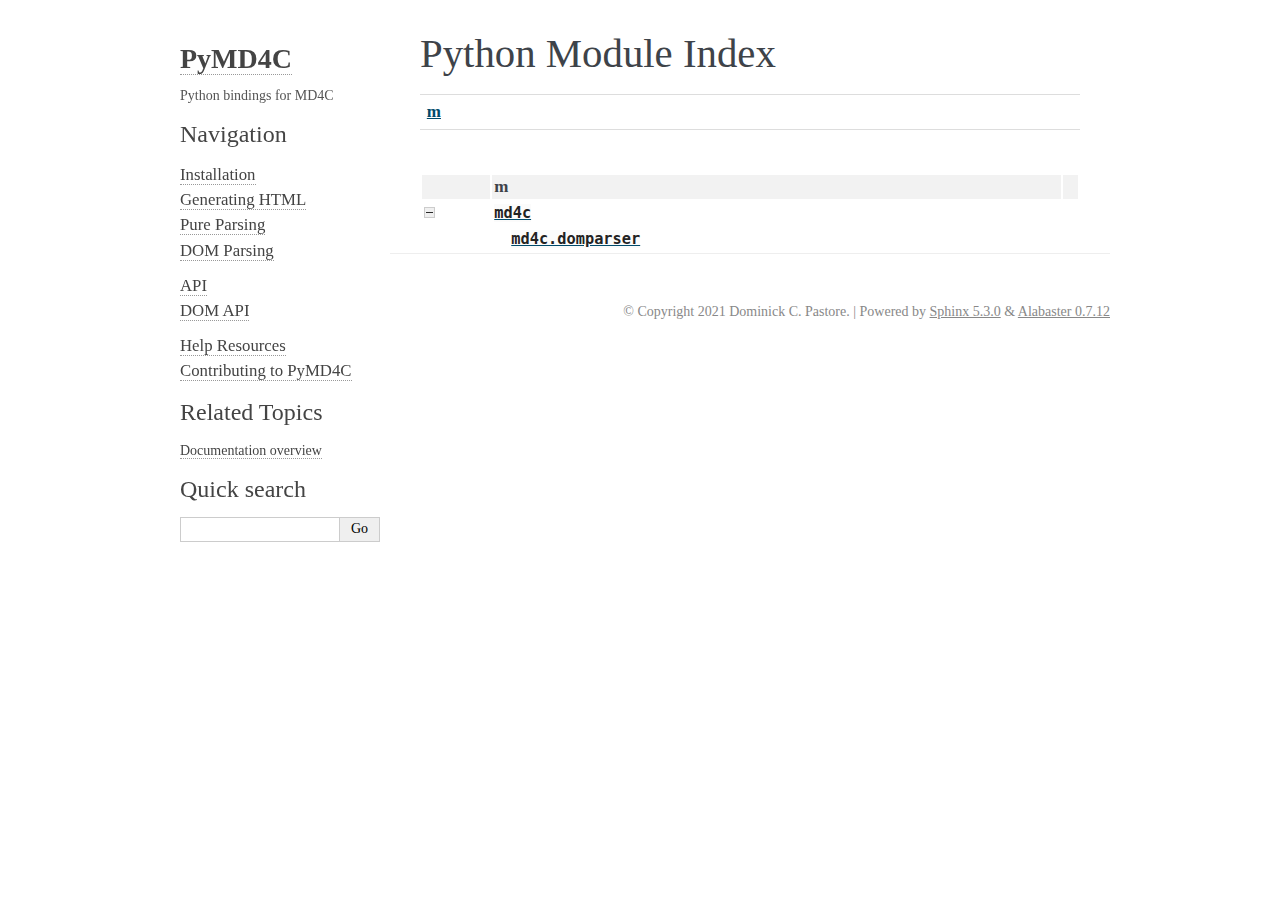
<file: py-modindex.html>
<!DOCTYPE html>

<html lang="en">
  <head>
    <meta charset="utf-8" />
    <meta name="viewport" content="width=device-width, initial-scale=1.0" />
    <title>Python Module Index &#8212; PyMD4C  documentation</title>
    <link rel="stylesheet" type="text/css" href="_static/pygments.css" />
    <link rel="stylesheet" type="text/css" href="_static/alabaster.css" />
    <script data-url_root="./" id="documentation_options" src="_static/documentation_options.js"></script>
    <script src="_static/jquery.js"></script>
    <script src="_static/underscore.js"></script>
    <script src="_static/_sphinx_javascript_frameworks_compat.js"></script>
    <script src="_static/doctools.js"></script>
    <script src="_static/sphinx_highlight.js"></script>
    <link rel="index" title="Index" href="genindex.html" />
    <link rel="search" title="Search" href="search.html" />

   
  <link rel="stylesheet" href="_static/custom.css" type="text/css" />
  
  
  <meta name="viewport" content="width=device-width, initial-scale=0.9, maximum-scale=0.9" />



  </head><body>
  <div class="document">
    
      <div class="sphinxsidebar" role="navigation" aria-label="main navigation">
        <div class="sphinxsidebarwrapper">
<h1 class="logo"><a href="index.html">PyMD4C</a></h1>



<p class="blurb">Python bindings for MD4C</p>






<h3>Navigation</h3>
<ul>
<li class="toctree-l1"><a class="reference internal" href="installation.html">Installation</a></li>
<li class="toctree-l1"><a class="reference internal" href="generating_html.html">Generating HTML</a></li>
<li class="toctree-l1"><a class="reference internal" href="pure_parsing.html">Pure Parsing</a></li>
<li class="toctree-l1"><a class="reference internal" href="dom_parsing.html">DOM Parsing</a></li>
</ul>
<ul>
<li class="toctree-l1"><a class="reference internal" href="api.html">API</a></li>
<li class="toctree-l1"><a class="reference internal" href="dom_api.html">DOM API</a></li>
</ul>
<ul>
<li class="toctree-l1"><a class="reference internal" href="help.html">Help Resources</a></li>
<li class="toctree-l1"><a class="reference internal" href="contributing.html">Contributing to PyMD4C</a></li>
</ul>

<div class="relations">
<h3>Related Topics</h3>
<ul>
  <li><a href="index.html">Documentation overview</a><ul>
  </ul></li>
</ul>
</div>
<div id="searchbox" style="display: none" role="search">
  <h3 id="searchlabel">Quick search</h3>
    <div class="searchformwrapper">
    <form class="search" action="search.html" method="get">
      <input type="text" name="q" aria-labelledby="searchlabel" autocomplete="off" autocorrect="off" autocapitalize="off" spellcheck="false"/>
      <input type="submit" value="Go" />
    </form>
    </div>
</div>
<script>document.getElementById('searchbox').style.display = "block"</script>








        </div>
      </div>
      <div class="documentwrapper">
        <div class="bodywrapper">
          

          <div class="body" role="main">
            

   <h1>Python Module Index</h1>

   <div class="modindex-jumpbox">
   <a href="#cap-m"><strong>m</strong></a>
   </div>

   <table class="indextable modindextable">
     <tr class="pcap"><td></td><td>&#160;</td><td></td></tr>
     <tr class="cap" id="cap-m"><td></td><td>
       <strong>m</strong></td><td></td></tr>
     <tr>
       <td><img src="_static/minus.png" class="toggler"
              id="toggle-1" style="display: none" alt="-" /></td>
       <td>
       <a href="api.html#module-md4c"><code class="xref">md4c</code></a></td><td>
       <em></em></td></tr>
     <tr class="cg-1">
       <td></td>
       <td>&#160;&#160;&#160;
       <a href="dom_api.html#module-md4c.domparser"><code class="xref">md4c.domparser</code></a></td><td>
       <em></em></td></tr>
   </table>


          </div>
              <div class="related bottom">
                &nbsp;
  <nav id="rellinks">
    <ul>
    </ul>
  </nav>
              </div>
          
        </div>
      </div>
    <div class="clearer"></div>
  </div>
    <div class="footer">
      &copy; Copyright 2021 Dominick C. Pastore.
      
      |
      Powered by <a href="http://sphinx-doc.org/">Sphinx 5.3.0</a>
      &amp; <a href="https://github.com/bitprophet/alabaster">Alabaster 0.7.12</a>
      
    </div>

    

    
  </body>
</html>
</file>
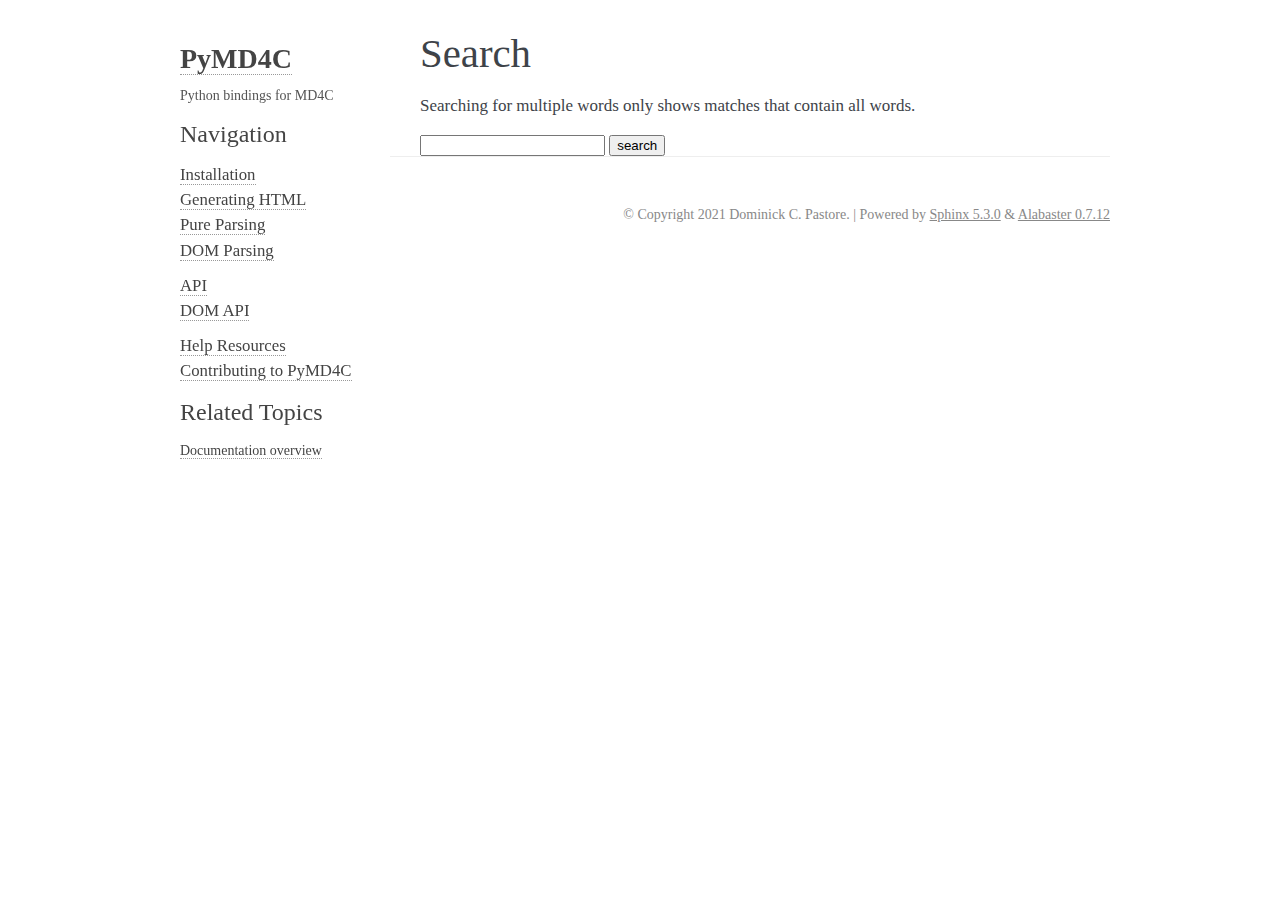
<file: search.html>
<!DOCTYPE html>

<html lang="en">
  <head>
    <meta charset="utf-8" />
    <meta name="viewport" content="width=device-width, initial-scale=1.0" />
    <title>Search &#8212; PyMD4C  documentation</title>
    <link rel="stylesheet" type="text/css" href="_static/pygments.css" />
    <link rel="stylesheet" type="text/css" href="_static/alabaster.css" />
    
    <script data-url_root="./" id="documentation_options" src="_static/documentation_options.js"></script>
    <script src="_static/jquery.js"></script>
    <script src="_static/underscore.js"></script>
    <script src="_static/_sphinx_javascript_frameworks_compat.js"></script>
    <script src="_static/doctools.js"></script>
    <script src="_static/sphinx_highlight.js"></script>
    <script src="_static/searchtools.js"></script>
    <script src="_static/language_data.js"></script>
    <link rel="index" title="Index" href="genindex.html" />
    <link rel="search" title="Search" href="#" />
  <script src="searchindex.js" defer></script>
  
   
  <link rel="stylesheet" href="_static/custom.css" type="text/css" />
  
  
  <meta name="viewport" content="width=device-width, initial-scale=0.9, maximum-scale=0.9" />


  </head><body>
  <div class="document">
    
      <div class="sphinxsidebar" role="navigation" aria-label="main navigation">
        <div class="sphinxsidebarwrapper">
<h1 class="logo"><a href="index.html">PyMD4C</a></h1>



<p class="blurb">Python bindings for MD4C</p>






<h3>Navigation</h3>
<ul>
<li class="toctree-l1"><a class="reference internal" href="installation.html">Installation</a></li>
<li class="toctree-l1"><a class="reference internal" href="generating_html.html">Generating HTML</a></li>
<li class="toctree-l1"><a class="reference internal" href="pure_parsing.html">Pure Parsing</a></li>
<li class="toctree-l1"><a class="reference internal" href="dom_parsing.html">DOM Parsing</a></li>
</ul>
<ul>
<li class="toctree-l1"><a class="reference internal" href="api.html">API</a></li>
<li class="toctree-l1"><a class="reference internal" href="dom_api.html">DOM API</a></li>
</ul>
<ul>
<li class="toctree-l1"><a class="reference internal" href="help.html">Help Resources</a></li>
<li class="toctree-l1"><a class="reference internal" href="contributing.html">Contributing to PyMD4C</a></li>
</ul>

<div class="relations">
<h3>Related Topics</h3>
<ul>
  <li><a href="index.html">Documentation overview</a><ul>
  </ul></li>
</ul>
</div>








        </div>
      </div>
      <div class="documentwrapper">
        <div class="bodywrapper">
          

          <div class="body" role="main">
            
  <h1 id="search-documentation">Search</h1>
  
  <noscript>
  <div class="admonition warning">
  <p>
    Please activate JavaScript to enable the search
    functionality.
  </p>
  </div>
  </noscript>
  
  
  <p>
    Searching for multiple words only shows matches that contain
    all words.
  </p>
  
  
  <form action="" method="get">
    <input type="text" name="q" aria-labelledby="search-documentation" value="" autocomplete="off" autocorrect="off" autocapitalize="off" spellcheck="false"/>
    <input type="submit" value="search" />
    <span id="search-progress" style="padding-left: 10px"></span>
  </form>
  
  
  
  <div id="search-results">
  
  </div>
  

          </div>
              <div class="related bottom">
                &nbsp;
  <nav id="rellinks">
    <ul>
    </ul>
  </nav>
              </div>
          
        </div>
      </div>
    <div class="clearer"></div>
  </div>
    <div class="footer">
      &copy; Copyright 2021 Dominick C. Pastore.
      
      |
      Powered by <a href="http://sphinx-doc.org/">Sphinx 5.3.0</a>
      &amp; <a href="https://github.com/bitprophet/alabaster">Alabaster 0.7.12</a>
      
    </div>

    

    
  </body>
</html>
</file>
<file: _static/pygments.css>
pre { line-height: 125%; }
td.linenos .normal { color: inherit; background-color: transparent; padding-left: 5px; padding-right: 5px; }
span.linenos { color: inherit; background-color: transparent; padding-left: 5px; padding-right: 5px; }
td.linenos .special { color: #000000; background-color: #ffffc0; padding-left: 5px; padding-right: 5px; }
span.linenos.special { color: #000000; background-color: #ffffc0; padding-left: 5px; padding-right: 5px; }
.highlight .hll { background-color: #ffffcc }
.highlight { background: #f8f8f8; }
.highlight .c { color: #8f5902; font-style: italic } /* Comment */
.highlight .err { color: #a40000; border: 1px solid #ef2929 } /* Error */
.highlight .g { color: #000000 } /* Generic */
.highlight .k { color: #004461; font-weight: bold } /* Keyword */
.highlight .l { color: #000000 } /* Literal */
.highlight .n { color: #000000 } /* Name */
.highlight .o { color: #582800 } /* Operator */
.highlight .x { color: #000000 } /* Other */
.highlight .p { color: #000000; font-weight: bold } /* Punctuation */
.highlight .ch { color: #8f5902; font-style: italic } /* Comment.Hashbang */
.highlight .cm { color: #8f5902; font-style: italic } /* Comment.Multiline */
.highlight .cp { color: #8f5902 } /* Comment.Preproc */
.highlight .cpf { color: #8f5902; font-style: italic } /* Comment.PreprocFile */
.highlight .c1 { color: #8f5902; font-style: italic } /* Comment.Single */
.highlight .cs { color: #8f5902; font-style: italic } /* Comment.Special */
.highlight .gd { color: #a40000 } /* Generic.Deleted */
.highlight .ge { color: #000000; font-style: italic } /* Generic.Emph */
.highlight .gr { color: #ef2929 } /* Generic.Error */
.highlight .gh { color: #000080; font-weight: bold } /* Generic.Heading */
.highlight .gi { color: #00A000 } /* Generic.Inserted */
.highlight .go { color: #888888 } /* Generic.Output */
.highlight .gp { color: #745334 } /* Generic.Prompt */
.highlight .gs { color: #000000; font-weight: bold } /* Generic.Strong */
.highlight .gu { color: #800080; font-weight: bold } /* Generic.Subheading */
.highlight .gt { color: #a40000; font-weight: bold } /* Generic.Traceback */
.highlight .kc { color: #004461; font-weight: bold } /* Keyword.Constant */
.highlight .kd { color: #004461; font-weight: bold } /* Keyword.Declaration */
.highlight .kn { color: #004461; font-weight: bold } /* Keyword.Namespace */
.highlight .kp { color: #004461; font-weight: bold } /* Keyword.Pseudo */
.highlight .kr { color: #004461; font-weight: bold } /* Keyword.Reserved */
.highlight .kt { color: #004461; font-weight: bold } /* Keyword.Type */
.highlight .ld { color: #000000 } /* Literal.Date */
.highlight .m { color: #990000 } /* Literal.Number */
.highlight .s { color: #4e9a06 } /* Literal.String */
.highlight .na { color: #c4a000 } /* Name.Attribute */
.highlight .nb { color: #004461 } /* Name.Builtin */
.highlight .nc { color: #000000 } /* Name.Class */
.highlight .no { color: #000000 } /* Name.Constant */
.highlight .nd { color: #888888 } /* Name.Decorator */
.highlight .ni { color: #ce5c00 } /* Name.Entity */
.highlight .ne { color: #cc0000; font-weight: bold } /* Name.Exception */
.highlight .nf { color: #000000 } /* Name.Function */
.highlight .nl { color: #f57900 } /* Name.Label */
.highlight .nn { color: #000000 } /* Name.Namespace */
.highlight .nx { color: #000000 } /* Name.Other */
.highlight .py { color: #000000 } /* Name.Property */
.highlight .nt { color: #004461; font-weight: bold } /* Name.Tag */
.highlight .nv { color: #000000 } /* Name.Variable */
.highlight .ow { color: #004461; font-weight: bold } /* Operator.Word */
.highlight .pm { color: #000000; font-weight: bold } /* Punctuation.Marker */
.highlight .w { color: #f8f8f8; text-decoration: underline } /* Text.Whitespace */
.highlight .mb { color: #990000 } /* Literal.Number.Bin */
.highlight .mf { color: #990000 } /* Literal.Number.Float */
.highlight .mh { color: #990000 } /* Literal.Number.Hex */
.highlight .mi { color: #990000 } /* Literal.Number.Integer */
.highlight .mo { color: #990000 } /* Literal.Number.Oct */
.highlight .sa { color: #4e9a06 } /* Literal.String.Affix */
.highlight .sb { color: #4e9a06 } /* Literal.String.Backtick */
.highlight .sc { color: #4e9a06 } /* Literal.String.Char */
.highlight .dl { color: #4e9a06 } /* Literal.String.Delimiter */
.highlight .sd { color: #8f5902; font-style: italic } /* Literal.String.Doc */
.highlight .s2 { color: #4e9a06 } /* Literal.String.Double */
.highlight .se { color: #4e9a06 } /* Literal.String.Escape */
.highlight .sh { color: #4e9a06 } /* Literal.String.Heredoc */
.highlight .si { color: #4e9a06 } /* Literal.String.Interpol */
.highlight .sx { color: #4e9a06 } /* Literal.String.Other */
.highlight .sr { color: #4e9a06 } /* Literal.String.Regex */
.highlight .s1 { color: #4e9a06 } /* Literal.String.Single */
.highlight .ss { color: #4e9a06 } /* Literal.String.Symbol */
.highlight .bp { color: #3465a4 } /* Name.Builtin.Pseudo */
.highlight .fm { color: #000000 } /* Name.Function.Magic */
.highlight .vc { color: #000000 } /* Name.Variable.Class */
.highlight .vg { color: #000000 } /* Name.Variable.Global */
.highlight .vi { color: #000000 } /* Name.Variable.Instance */
.highlight .vm { color: #000000 } /* Name.Variable.Magic */
.highlight .il { color: #990000 } /* Literal.Number.Integer.Long */
</file>
<file: _static/alabaster.css>
@import url("basic.css");

/* -- page layout ----------------------------------------------------------- */

body {
    font-family: Georgia, serif;
    font-size: 17px;
    background-color: #fff;
    color: #000;
    margin: 0;
    padding: 0;
}


div.document {
    width: 940px;
    margin: 30px auto 0 auto;
}

div.documentwrapper {
    float: left;
    width: 100%;
}

div.bodywrapper {
    margin: 0 0 0 220px;
}

div.sphinxsidebar {
    width: 220px;
    font-size: 14px;
    line-height: 1.5;
}

hr {
    border: 1px solid #B1B4B6;
}

div.body {
    background-color: #fff;
    color: #3E4349;
    padding: 0 30px 0 30px;
}

div.body > .section {
    text-align: left;
}

div.footer {
    width: 940px;
    margin: 20px auto 30px auto;
    font-size: 14px;
    color: #888;
    text-align: right;
}

div.footer a {
    color: #888;
}

p.caption {
    font-family: inherit;
    font-size: inherit;
}



div.sphinxsidebar a {
    color: #444;
    text-decoration: none;
    border-bottom: 1px dotted #999;
}

div.sphinxsidebar a:hover {
    border-bottom: 1px solid #999;
}

div.sphinxsidebarwrapper {
    padding: 18px 10px;
}

div.sphinxsidebarwrapper p.logo {
    padding: 0;
    margin: -10px 0 0 0px;
    text-align: center;
}

div.sphinxsidebarwrapper h1.logo {
    margin-top: -10px;
    text-align: center;
    margin-bottom: 5px;
    text-align: left;
}

div.sphinxsidebarwrapper h1.logo-name {
    margin-top: 0px;
}

div.sphinxsidebarwrapper p.blurb {
    margin-top: 0;
    font-style: normal;
}

div.sphinxsidebar h3,
div.sphinxsidebar h4 {
    font-family: Georgia, serif;
    color: #444;
    font-size: 24px;
    font-weight: normal;
    margin: 0 0 5px 0;
    padding: 0;
}

div.sphinxsidebar h4 {
    font-size: 20px;
}

div.sphinxsidebar h3 a {
    color: #444;
}

div.sphinxsidebar p.logo a,
div.sphinxsidebar h3 a,
div.sphinxsidebar p.logo a:hover,
div.sphinxsidebar h3 a:hover {
    border: none;
}

div.sphinxsidebar p {
    color: #555;
    margin: 10px 0;
}

div.sphinxsidebar ul {
    margin: 10px 0;
    padding: 0;
    color: #000;
}

div.sphinxsidebar ul li.toctree-l1 > a {
    font-size: 120%;
}

div.sphinxsidebar ul li.toctree-l2 > a {
    font-size: 110%;
}

div.sphinxsidebar input {
    border: 1px solid #CCC;
    font-family: Georgia, serif;
    font-size: 1em;
}

div.sphinxsidebar hr {
    border: none;
    height: 1px;
    color: #AAA;
    background: #AAA;

    text-align: left;
    margin-left: 0;
    width: 50%;
}

div.sphinxsidebar .badge {
    border-bottom: none;
}

div.sphinxsidebar .badge:hover {
    border-bottom: none;
}

/* To address an issue with donation coming after search */
div.sphinxsidebar h3.donation {
    margin-top: 10px;
}

/* -- body styles ----------------------------------------------------------- */

a {
    color: #004B6B;
    text-decoration: underline;
}

a:hover {
    color: #6D4100;
    text-decoration: underline;
}

div.body h1,
div.body h2,
div.body h3,
div.body h4,
div.body h5,
div.body h6 {
    font-family: Georgia, serif;
    font-weight: normal;
    margin: 30px 0px 10px 0px;
    padding: 0;
}

div.body h1 { margin-top: 0; padding-top: 0; font-size: 240%; }
div.body h2 { font-size: 180%; }
div.body h3 { font-size: 150%; }
div.body h4 { font-size: 130%; }
div.body h5 { font-size: 100%; }
div.body h6 { font-size: 100%; }

a.headerlink {
    color: #DDD;
    padding: 0 4px;
    text-decoration: none;
}

a.headerlink:hover {
    color: #444;
    background: #EAEAEA;
}

div.body p, div.body dd, div.body li {
    line-height: 1.4em;
}

div.admonition {
    margin: 20px 0px;
    padding: 10px 30px;
    background-color: #EEE;
    border: 1px solid #CCC;
}

div.admonition tt.xref, div.admonition code.xref, div.admonition a tt {
    background-color: #FBFBFB;
    border-bottom: 1px solid #fafafa;
}

div.admonition p.admonition-title {
    font-family: Georgia, serif;
    font-weight: normal;
    font-size: 24px;
    margin: 0 0 10px 0;
    padding: 0;
    line-height: 1;
}

div.admonition p.last {
    margin-bottom: 0;
}

div.highlight {
    background-color: #fff;
}

dt:target, .highlight {
    background: #FAF3E8;
}

div.warning {
    background-color: #FCC;
    border: 1px solid #FAA;
}

div.danger {
    background-color: #FCC;
    border: 1px solid #FAA;
    -moz-box-shadow: 2px 2px 4px #D52C2C;
    -webkit-box-shadow: 2px 2px 4px #D52C2C;
    box-shadow: 2px 2px 4px #D52C2C;
}

div.error {
    background-color: #FCC;
    border: 1px solid #FAA;
    -moz-box-shadow: 2px 2px 4px #D52C2C;
    -webkit-box-shadow: 2px 2px 4px #D52C2C;
    box-shadow: 2px 2px 4px #D52C2C;
}

div.caution {
    background-color: #FCC;
    border: 1px solid #FAA;
}

div.attention {
    background-color: #FCC;
    border: 1px solid #FAA;
}

div.important {
    background-color: #EEE;
    border: 1px solid #CCC;
}

div.note {
    background-color: #EEE;
    border: 1px solid #CCC;
}

div.tip {
    background-color: #EEE;
    border: 1px solid #CCC;
}

div.hint {
    background-color: #EEE;
    border: 1px solid #CCC;
}

div.seealso {
    background-color: #EEE;
    border: 1px solid #CCC;
}

div.topic {
    background-color: #EEE;
}

p.admonition-title {
    display: inline;
}

p.admonition-title:after {
    content: ":";
}

pre, tt, code {
    font-family: 'Consolas', 'Menlo', 'DejaVu Sans Mono', 'Bitstream Vera Sans Mono', monospace;
    font-size: 0.9em;
}

.hll {
    background-color: #FFC;
    margin: 0 -12px;
    padding: 0 12px;
    display: block;
}

img.screenshot {
}

tt.descname, tt.descclassname, code.descname, code.descclassname {
    font-size: 0.95em;
}

tt.descname, code.descname {
    padding-right: 0.08em;
}

img.screenshot {
    -moz-box-shadow: 2px 2px 4px #EEE;
    -webkit-box-shadow: 2px 2px 4px #EEE;
    box-shadow: 2px 2px 4px #EEE;
}

table.docutils {
    border: 1px solid #888;
    -moz-box-shadow: 2px 2px 4px #EEE;
    -webkit-box-shadow: 2px 2px 4px #EEE;
    box-shadow: 2px 2px 4px #EEE;
}

table.docutils td, table.docutils th {
    border: 1px solid #888;
    padding: 0.25em 0.7em;
}

table.field-list, table.footnote {
    border: none;
    -moz-box-shadow: none;
    -webkit-box-shadow: none;
    box-shadow: none;
}

table.footnote {
    margin: 15px 0;
    width: 100%;
    border: 1px solid #EEE;
    background: #FDFDFD;
    font-size: 0.9em;
}

table.footnote + table.footnote {
    margin-top: -15px;
    border-top: none;
}

table.field-list th {
    padding: 0 0.8em 0 0;
}

table.field-list td {
    padding: 0;
}

table.field-list p {
    margin-bottom: 0.8em;
}

/* Cloned from
 * https://github.com/sphinx-doc/sphinx/commit/ef60dbfce09286b20b7385333d63a60321784e68
 */
.field-name {
    -moz-hyphens: manual;
    -ms-hyphens: manual;
    -webkit-hyphens: manual;
    hyphens: manual;
}

table.footnote td.label {
    width: .1px;
    padding: 0.3em 0 0.3em 0.5em;
}

table.footnote td {
    padding: 0.3em 0.5em;
}

dl {
    margin: 0;
    padding: 0;
}

dl dd {
    margin-left: 30px;
}

blockquote {
    margin: 0 0 0 30px;
    padding: 0;
}

ul, ol {
    /* Matches the 30px from the narrow-screen "li > ul" selector below */
    margin: 10px 0 10px 30px;
    padding: 0;
}

pre {
    background: #EEE;
    padding: 7px 30px;
    margin: 15px 0px;
    line-height: 1.3em;
}

div.viewcode-block:target {
    background: #ffd;
}

dl pre, blockquote pre, li pre {
    margin-left: 0;
    padding-left: 30px;
}

tt, code {
    background-color: #ecf0f3;
    color: #222;
    /* padding: 1px 2px; */
}

tt.xref, code.xref, a tt {
    background-color: #FBFBFB;
    border-bottom: 1px solid #fff;
}

a.reference {
    text-decoration: none;
    border-bottom: 1px dotted #004B6B;
}

/* Don't put an underline on images */
a.image-reference, a.image-reference:hover {
    border-bottom: none;
}

a.reference:hover {
    border-bottom: 1px solid #6D4100;
}

a.footnote-reference {
    text-decoration: none;
    font-size: 0.7em;
    vertical-align: top;
    border-bottom: 1px dotted #004B6B;
}

a.footnote-reference:hover {
    border-bottom: 1px solid #6D4100;
}

a:hover tt, a:hover code {
    background: #EEE;
}


@media screen and (max-width: 870px) {

    div.sphinxsidebar {
    	display: none;
    }

    div.document {
       width: 100%;

    }

    div.documentwrapper {
    	margin-left: 0;
    	margin-top: 0;
    	margin-right: 0;
    	margin-bottom: 0;
    }

    div.bodywrapper {
    	margin-top: 0;
    	margin-right: 0;
    	margin-bottom: 0;
    	margin-left: 0;
    }

    ul {
    	margin-left: 0;
    }

	li > ul {
        /* Matches the 30px from the "ul, ol" selector above */
		margin-left: 30px;
	}

    .document {
    	width: auto;
    }

    .footer {
    	width: auto;
    }

    .bodywrapper {
    	margin: 0;
    }

    .footer {
    	width: auto;
    }

    .github {
        display: none;
    }



}



@media screen and (max-width: 875px) {

    body {
        margin: 0;
        padding: 20px 30px;
    }

    div.documentwrapper {
        float: none;
        background: #fff;
    }

    div.sphinxsidebar {
        display: block;
        float: none;
        width: 102.5%;
        margin: -20px -30px 20px -30px;
        padding: 10px 20px;
        background: #333;
        color: #FFF;
    }

    div.sphinxsidebar h3, div.sphinxsidebar h4, div.sphinxsidebar p,
    div.sphinxsidebar h3 a {
        color: #fff;
    }

    div.sphinxsidebar a {
        color: #AAA;
    }

    div.sphinxsidebar p.logo {
        display: none;
    }

    div.document {
        width: 100%;
        margin: 0;
    }

    div.footer {
        display: none;
    }

    div.bodywrapper {
        margin: 0;
    }

    div.body {
        min-height: 0;
        padding: 0;
    }

    .rtd_doc_footer {
        display: none;
    }

    .document {
        width: auto;
    }

    .footer {
        width: auto;
    }

    .footer {
        width: auto;
    }

    .github {
        display: none;
    }
}
@media screen and (min-width: 876px) {
    div.sphinxsidebar {
        position: fixed;
        margin-left: 0;
    }
}


/* misc. */

.revsys-inline {
    display: none!important;
}

/* Make nested-list/multi-paragraph items look better in Releases changelog
 * pages. Without this, docutils' magical list fuckery causes inconsistent
 * formatting between different release sub-lists.
 */
div#changelog > div.section > ul > li > p:only-child {
    margin-bottom: 0;
}

/* Hide fugly table cell borders in ..bibliography:: directive output */
table.docutils.citation, table.docutils.citation td, table.docutils.citation th {
  border: none;
  /* Below needed in some edge cases; if not applied, bottom shadows appear */
  -moz-box-shadow: none;
  -webkit-box-shadow: none;
  box-shadow: none;
}


/* relbar */

.related {
    line-height: 30px;
    width: 100%;
    font-size: 0.9rem;
}

.related.top {
    border-bottom: 1px solid #EEE;
    margin-bottom: 20px;
}

.related.bottom {
    border-top: 1px solid #EEE;
}

.related ul {
    padding: 0;
    margin: 0;
    list-style: none;
}

.related li {
    display: inline;
}

nav#rellinks {
    float: right;
}

nav#rellinks li+li:before {
    content: "|";
}

nav#breadcrumbs li+li:before {
    content: "\00BB";
}

/* Hide certain items when printing */
@media print {
    div.related {
        display: none;
    }
}
</file>
<file: _static/custom.css>
dl {
    margin: revert;
    margin-bottom: 15px;
}
</file>
